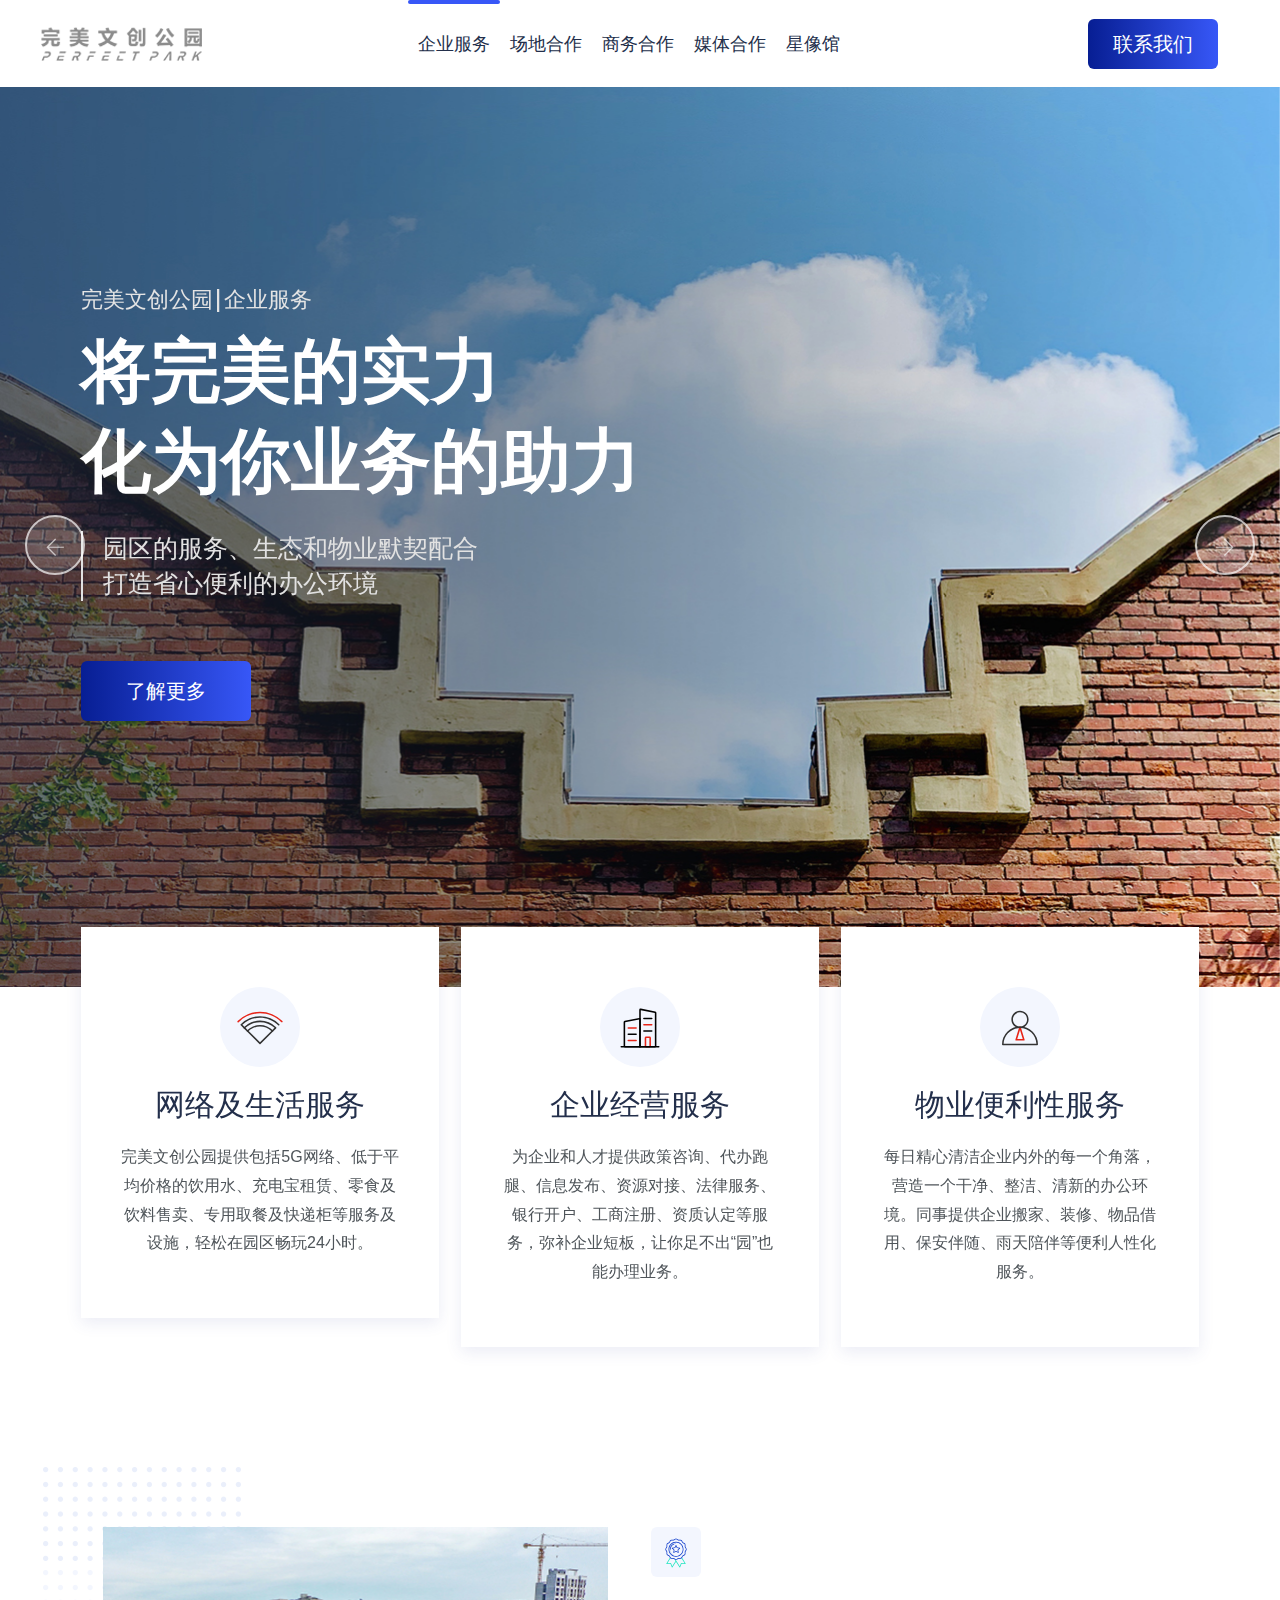
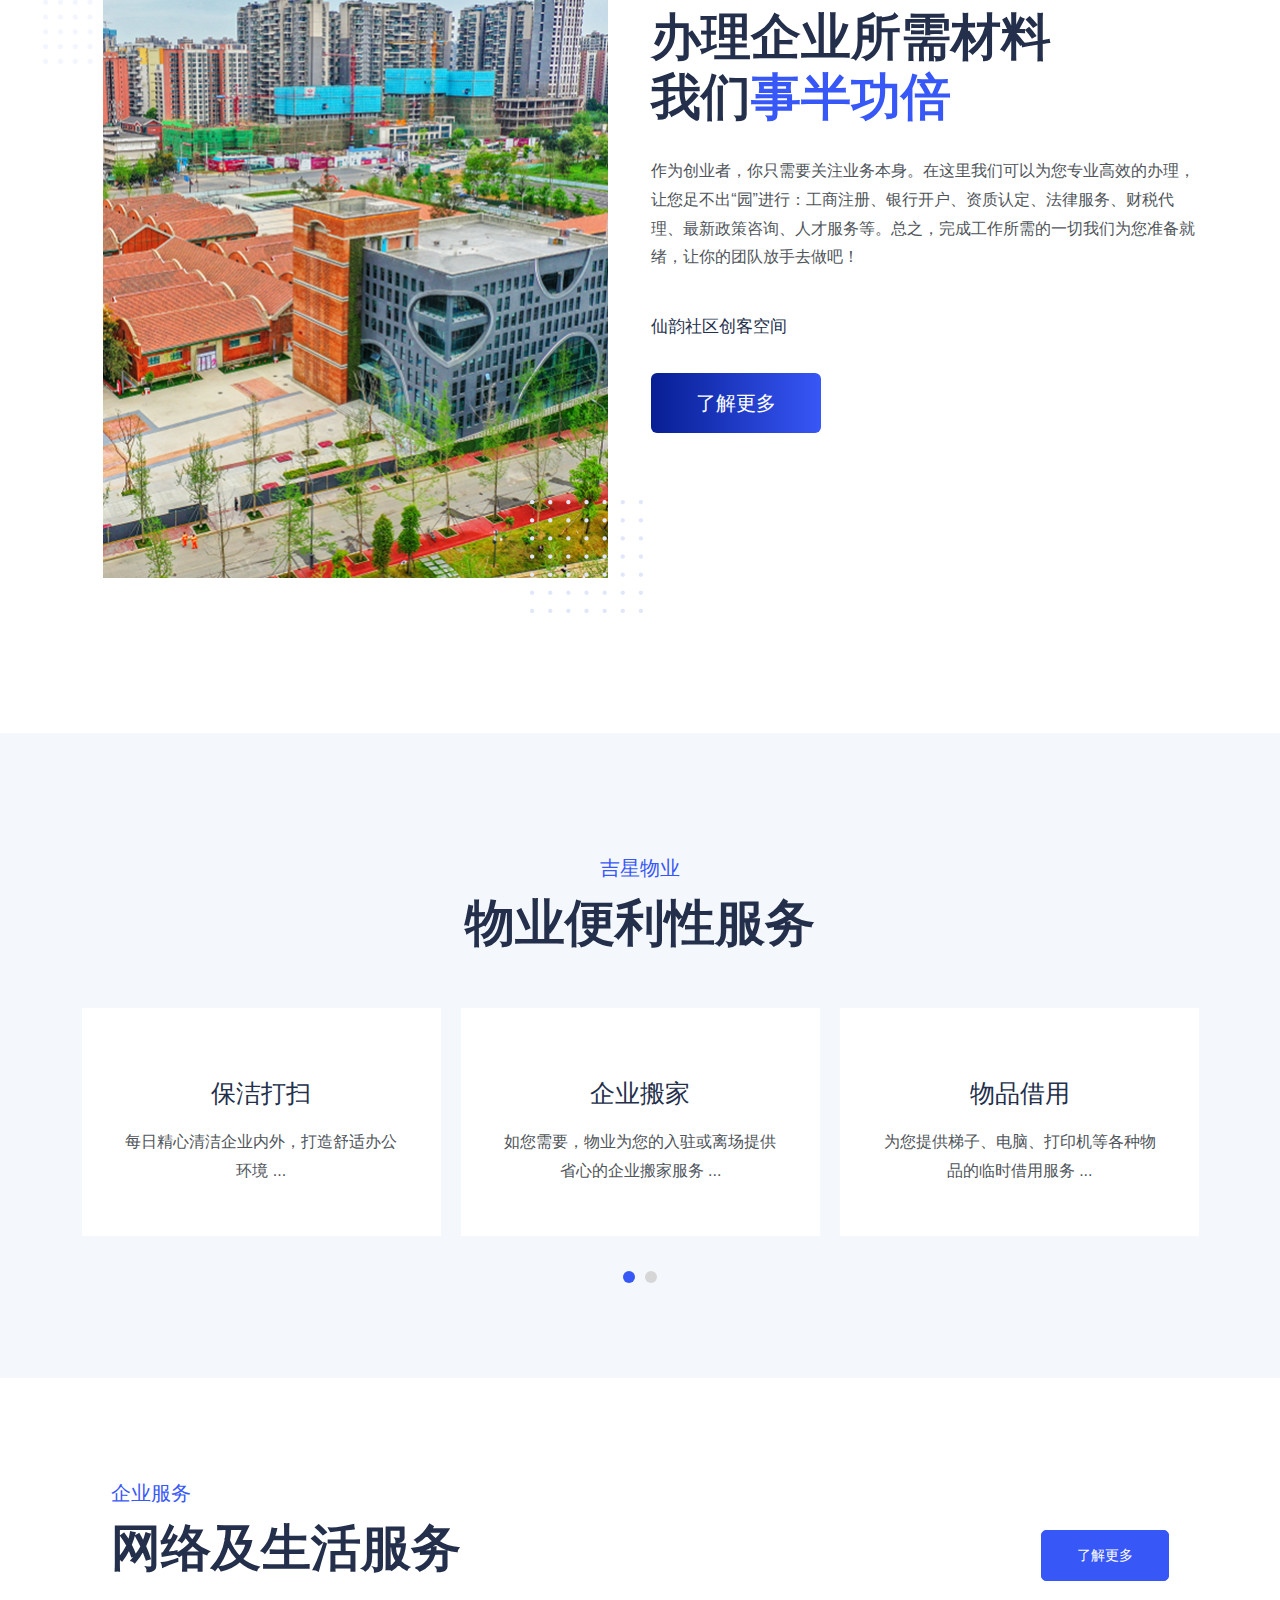
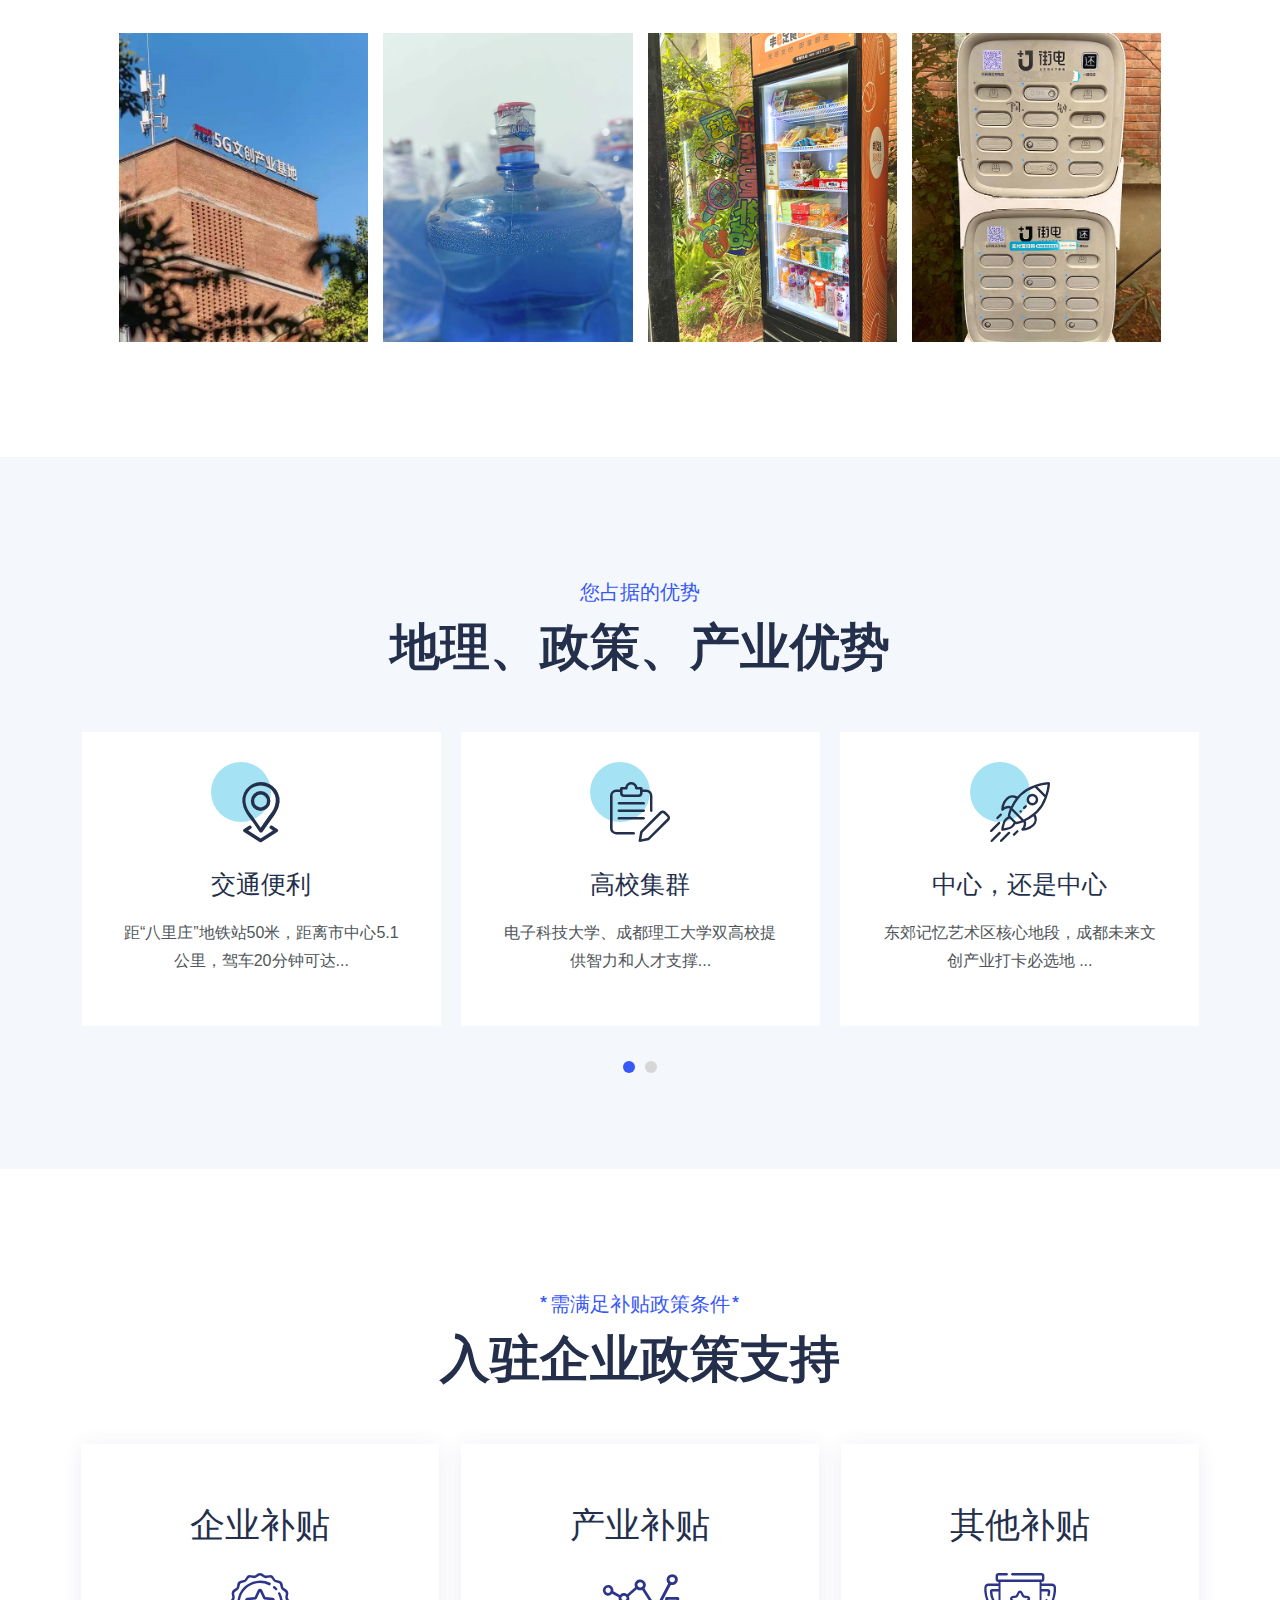
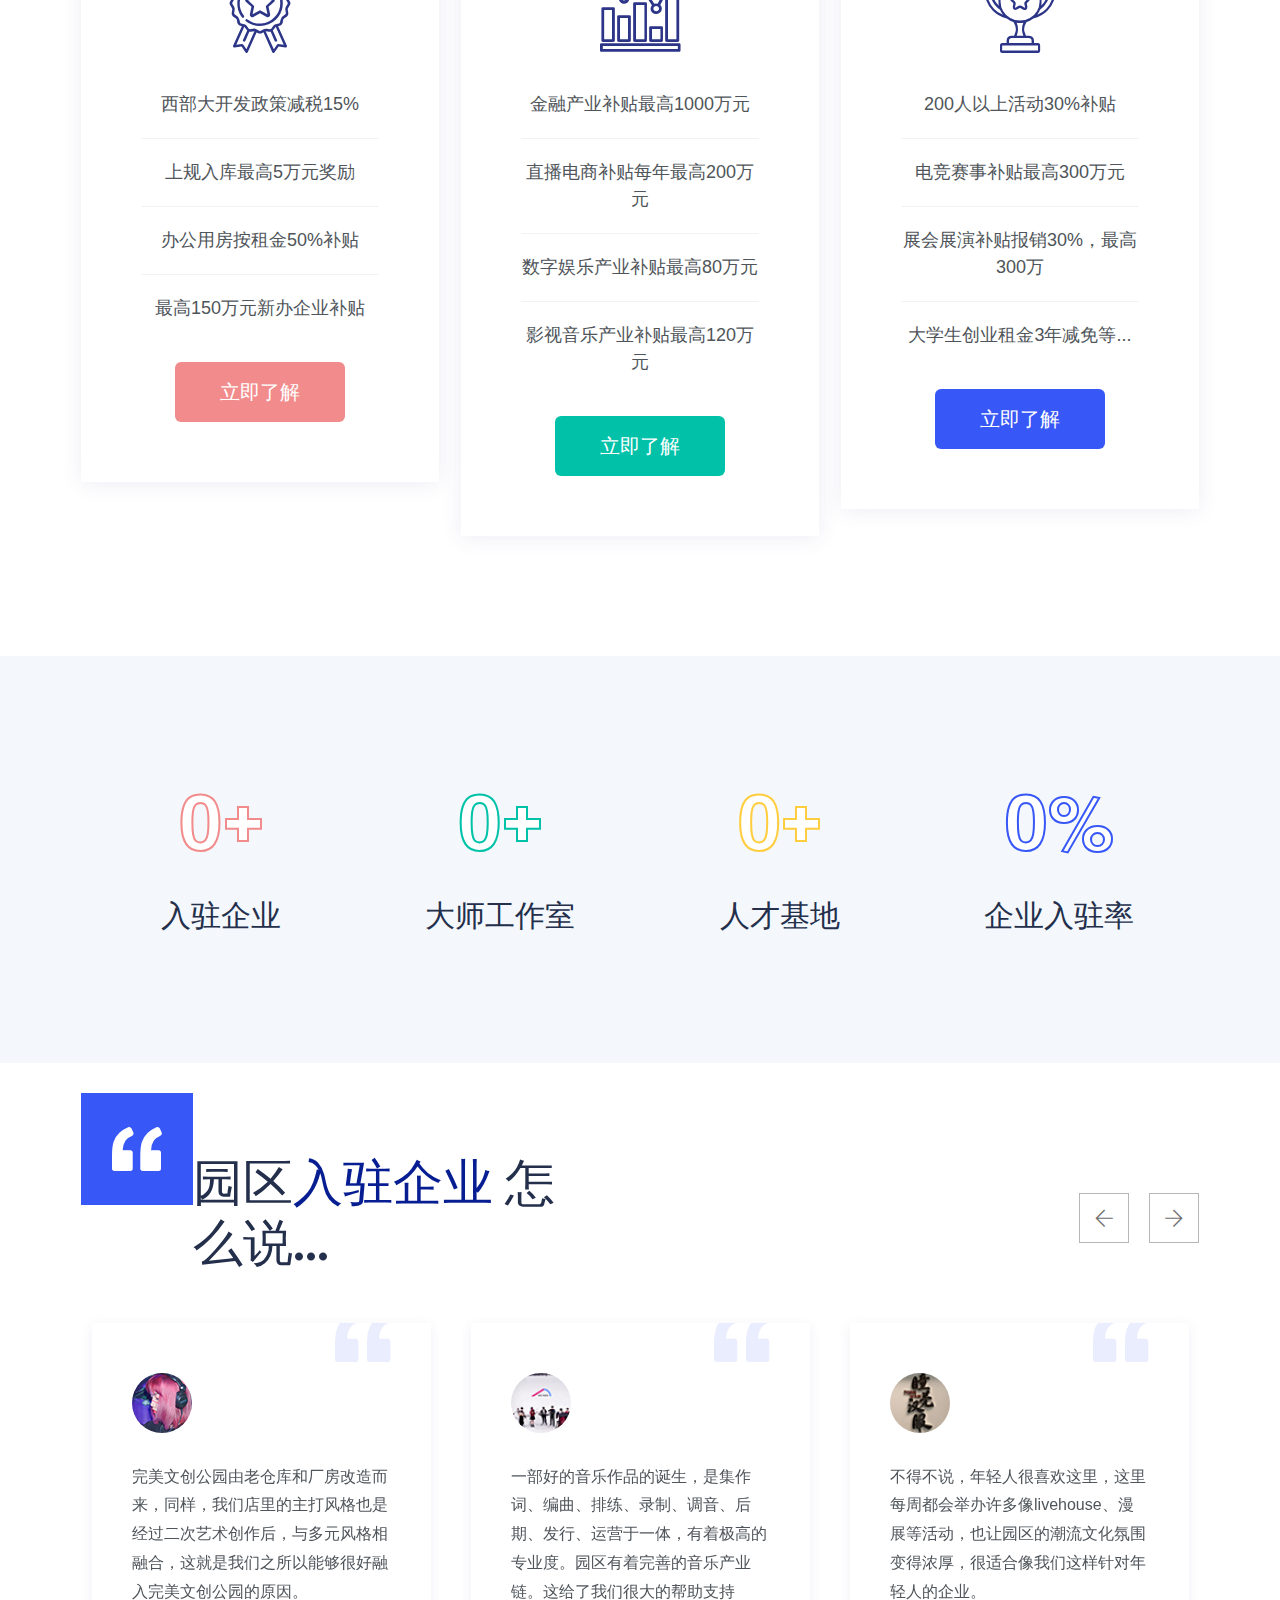
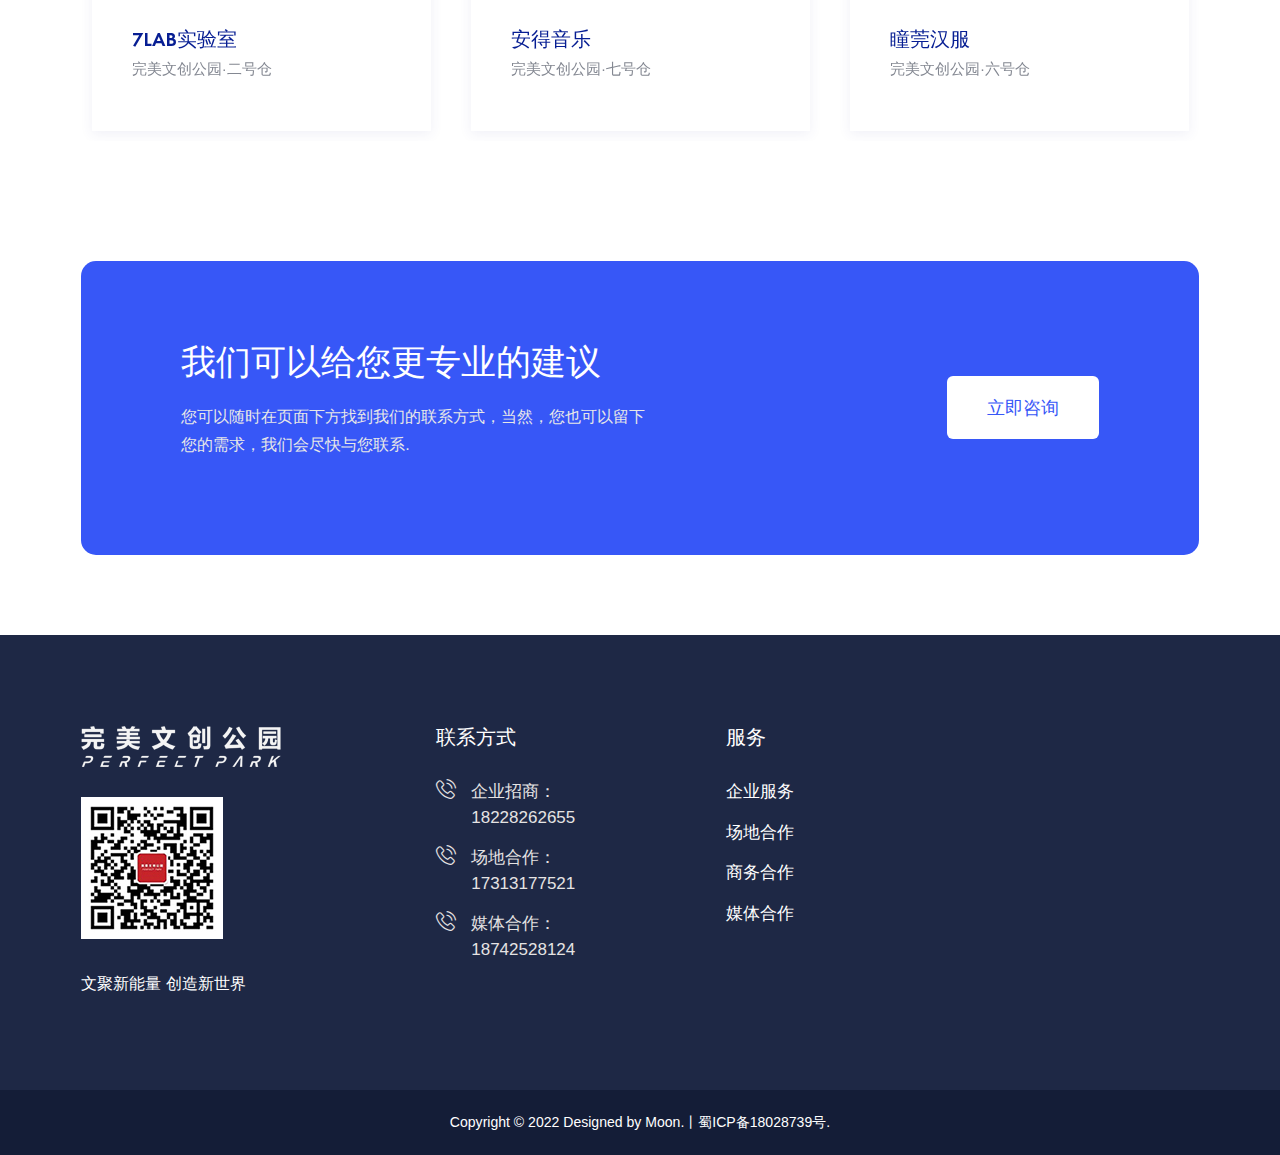
<file: index.html>
<!DOCTYPE html>
<html lang="en">

<head>
    <meta charset="utf-8">
    <meta http-equiv="X-UA-Compatible" content="IE=edge">
    <meta name="viewport" content="width=device-width, initial-scale=1">
    <meta name="author" content="wpOceans">
    <title>企业服务</title>
    <link href="assets/css/themify-icons.css" rel="stylesheet">
    <link href="assets/css/flaticon.css" rel="stylesheet">
    <link href="assets/css/bootstrap.min.css" rel="stylesheet">
    <link href="assets/css/animate.css" rel="stylesheet">
    <link href="assets/css/owl.carousel.css" rel="stylesheet">
    <link href="assets/css/owl.theme.css" rel="stylesheet">
    <link href="assets/css/slick.css" rel="stylesheet">
    <link href="assets/css/slick-theme.css" rel="stylesheet">
    <link href="assets/css/swiper.min.css" rel="stylesheet">
    <link href="assets/css/owl.transitions.css" rel="stylesheet">
    <link href="assets/css/jquery.fancybox.css" rel="stylesheet">
    <link href="assets/css/odometer-theme-default.css" rel="stylesheet">
    <link href="assets/css/component.css" rel="stylesheet">
    <link href="assets/css/style.css" rel="stylesheet">
    <link href="assets/css/responsive.css" rel="stylesheet">
</head>

<body>

    <!-- 页面加载画面(｡・`ω´･)  -->
    <div class="page-wrapper">
        <!-- start preloader -->
        <div class="preloader">
            <div class="angular-shape">
                <div></div>
                <div></div>
                <div></div>
            </div>
            <div class="spinner">
                <div class="double-bounce1"></div>
                <div class="double-bounce2"></div>
            </div>
        </div>
        <!-- 页面加载画面(｡・`ω´･)  -->

        <!-- 顶部导航( ・ˍ・) -->
        <header id="header">
            <div class="wpo-site-header">
                <nav class="navigation navbar navbar-expand-lg navbar-light">
                    <div class="container-fluid">
                        <div class="row align-items-center">
                            <div class="col-lg-3 col-md-3 col-6">
                                <div class="navbar-header">
                                    <button type="button" class="navbar-toggler open-btn">
                                        <span class="sr-only">
                                            企业服务
                                        </span>
                                        <span class="icon-bar first-angle"></span>
                                        <span class="icon-bar middle-angle"></span>
                                        <span class="icon-bar last-angle"></span>
                                    </button>
                                    <a class="navbar-brand" href="index.html"><img src="assets/images/logo.png"
                                            alt=""></a>
                                </div>
                            </div>
                            <div class="col-lg-6 col-md-2 col-1">
                                <div id="navbar" class="collapse navbar-collapse navigation-holder">
                                    <button class="close-navbar"><i class="ti-close"></i></button>
                                    <ul class="nav navbar-nav mb-2 mb-lg-0">
                                        <li><a class="active" href="index.html">企业服务</a> </li>
                                        <li><a href="index-3.html">场地合作</a></li>
                                        <li><a href="index-2.html">商务合作</a></li>
                                        <li><a href="index-4.html">媒体合作</a></li>
                                        <li><a href="https://perfectpark.games.wanmei.com/hd/meteor_museum/pc/index.html#/home">星像馆</a></li>
                                      
                                    </ul>
                                    <div id="dl-menu" class="dl-menuwrapper">
                                        <button class="dl-trigger">打开菜单</button>
                                        <ul class="dl-menu">
                                            <li>
                                                <a href="index.html">企业服务</a>

                                            </li>
                                            <li><a href="index-3.html">场地合作</a></li>

                                            <li><a href="index-2.html">商务合作</a></li>
                                            <li><a href="index-4.html">媒体合作</a></li>
                                            <li><a href="https://perfectpark.games.wanmei.com/hd/meteor_museum/pc/index.html#/home">星像馆</a></li>
                                            
                                        </ul>
                                    </div>
                                </div>
                            </div>
                            <div class="col-lg-3 col-md-4 col-4">
                                <div class="header-right">
                                    <div class="close-form">
                                        <a class="theme-btn" href="contact.html">联系我们</a>
                                    </div>
                                    <div class="header-search-form-wrapper">

                                    </div>
                                </div>
                            </div>
                        </div>
                    </div>
                </nav>
            </div>
        </header>
        <!-- 顶部导航( ・ˍ・) -->

        <!--轮播图容器 (′・∀・『) -->
        <section class="wpo-hero-slider">
            <div class="swiper-container">
                <div class="swiper-wrapper">
                    <div class="swiper-slide">
                        <div class="slide-inner slide-bg-image" data-background="assets/images/slider/slide-2.jpg">
                            <!-- <div class="gradient-overlay"></div> -->
                            <div class="container">
                                <div class="slide-content">
                                    <div data-swiper-parallax="200" class="wpo-hero-title-top">
                                        <span>完美文创公园|企业服务</span>
                                    </div>
                                    <div data-swiper-parallax="300" class="slide-title">
                                        <h2>将完美的实力<br>化为你业务的助力</h2>
                                    </div>
                                    <div data-swiper-parallax="400" class="slide-text">
                                        <p>园区的服务、生态和物业默契配合<br>打造省心便利的办公环境</p>
                                    </div>
                                    <div class="clearfix"></div>
                                    <div data-swiper-parallax="500" class="slide-btns">
                                        <a href="contact.html" class="theme-btn">了解更多</a>
                                    </div>
                                </div>
                            </div>
                        </div> 
                    </div> 

                    <div class="swiper-slide">
                        <div class="slide-inner slide-bg-image" data-background="assets/images/slider/slide-3.jpg">
                            <!-- <div class="gradient-overlay"></div> -->
                            <div class="container">
                                <div class="slide-content">
                                    <div data-swiper-parallax="200" class="wpo-hero-title-top">
                                        <span>完美文创公园|企业服务</span>
                                    </div>
                                    <div data-swiper-parallax="300" class="slide-title">
                                        <h2>世界日新月异<br>企业自然要与时俱进</h2>
                                    </div>
                                    <div data-swiper-parallax="400" class="slide-text">
                                        <p>浓厚的文创氛围，员工无论在何处处理业务<br>都能展现出非凡的创造力及应变能力.</p>
                                    </div>
                                    <div class="clearfix"></div>
                                    <div data-swiper-parallax="500" class="slide-btns">
                                        <a href="contact.html" class="theme-btn">了解更多</a>
                                    </div>
                                </div>
                            </div>
                        </div> 
                    </div> 
                </div>
              

                <!-- swipper controls -->
                <div class="swiper-pagination"></div>
                <div class="swiper-button-next"></div>
                <div class="swiper-button-prev"></div>
            </div>
        </section>
        <!--轮播图容器 (′・∀・『) -->

        <!-- 生活服务 -->
        <section class="wpo-features-section wpo-features-section-s2 section-padding">
            <div class="container">
                <div class="row">
                    <div class="col-lg-4 col-md-6 col-12">
                        <div class="wpo-features-item">
                            <div class="wpo-features-icon">
                                <div class="icon">
                                    <svg t="1641367548167" class="icon" viewBox="0 0 1024 1024" version="1.1"
                                        xmlns="http://www.w3.org/2000/svg" p-id="1672" width="200" height="200">
                                        <path
                                            d="M959.66 396.73a16 16 0 0 1-11.31-4.73C831.79 275.49 676.83 211.3 512 211.3S192.21 275.49 75.65 392A16 16 0 0 1 53 369.41a648.56 648.56 0 0 1 917.94 0 16 16 0 0 1-11.31 27.32z"
                                            fill="#E72418" p-id="1673"></path>
                                        <path
                                            d="M511.69 844.7a16 16 0 0 1-11.32-4.7L245.24 584.25a16 16 0 0 1 0-22.61 376.93 376.93 0 0 1 533.5 0 16 16 0 0 1 0 22.63L523 840a16 16 0 0 1-11.31 4.7zM279.44 573.22L511.7 806.06l232.85-232.85c-131.4-119.86-333.73-119.86-465.11 0.01z"
                                            fill="#333333" p-id="1674"></path>
                                        <path
                                            d="M192.5 524.89a15.92 15.92 0 0 1-11.31-4.69l-63.94-63.93a16 16 0 0 1 0-22.63 557.82 557.82 0 0 1 789.5 0 16 16 0 0 1-22.63 22.63c-201.41-201.41-526.78-205.13-732.76-11.15l52.46 52.46a16 16 0 0 1-11.32 27.31z"
                                            fill="#333333" p-id="1675"></path>
                                        <path
                                            d="M767.44 589a16 16 0 0 1-11.32-27.31l52.55-52.55C727.79 433.82 623.07 392.55 512 392.55s-215.79 41.27-296.67 116.54l52.55 52.55a16 16 0 0 1-22.63 22.63l-64.06-64.07a16 16 0 0 1 0-22.62 467.45 467.45 0 0 1 661.62 0 16 16 0 0 1 0 22.62l-64.06 64.07a16 16 0 0 1-11.31 4.73z"
                                            fill="#333333" p-id="1676"></path>
                                    </svg>
                                </div>
                            </div>
                            <div class="wpo-features-text">
                                <h2><a href="service-single.html">网络及生活服务</a></h2>
                                <p>完美文创公园提供包括5G网络、低于平均价格的饮用水、充电宝租赁、零食及饮料售卖、专用取餐及快递柜等服务及设施，轻松在园区畅玩24小时。</p>
                            </div>
                        </div>
                    </div>
                    <div class="col-lg-4 col-md-6 col-12">
                        <div class="wpo-features-item">
                            <div class="wpo-features-icon">
                                <div class="icon">
                                    <svg t="1641367641587" class="icon" viewBox="0 0 1024 1024" version="1.1"
                                        xmlns="http://www.w3.org/2000/svg" p-id="1810" width="200" height="200">
                                        <path
                                            d="M708 910.68h-72a28 28 0 0 1-28-28v-168a28 28 0 0 1 28-28h72a28 28 0 0 1 28 28v168a28 28 0 0 1-28 28z m-68-32h64v-160h-64z"
                                            fill="#E72418" p-id="1811"></path>
                                        <path
                                            d="M528 910.68H204a28 28 0 0 1-28-28V392.52a28.08 28.08 0 0 1 22.51-27.46l296-59.2A28 28 0 0 1 528 333.32z m-320-32h288V338.2l-288 57.6z"
                                            p-id="1812"></path>
                                        <path
                                            d="M820 910.68H496V141.32a28 28 0 0 1 33.49-27.46l296 59.2A28.08 28.08 0 0 1 848 200.52v682.16a28 28 0 0 1-28 28z m-292-32h288V203.8l-288-57.6z"
                                            p-id="1813"></path>
                                        <path
                                            d="M896 910.68H128a16 16 0 0 1 0-32h768a16 16 0 0 1 0 32zM752 334.68H592a16 16 0 0 1 0-32h160a16 16 0 0 1 0 32z"
                                            p-id="1814"></path>
                                        <path d="M752 462.68H592a16 16 0 0 1 0-32h160a16 16 0 0 1 0 32z" fill="#E72418"
                                            p-id="1815"></path>
                                        <path d="M752 590.68H592a16 16 0 0 1 0-32h160a16 16 0 0 1 0 32z" p-id="1816">
                                        </path>
                                        <path d="M432 526.68H272a16 16 0 0 1 0-32h160a16 16 0 1 1 0 32z" fill="#E72418"
                                            p-id="1817"></path>
                                        <path d="M432 654.68H272a16 16 0 0 1 0-32h160a16 16 0 0 1 0 32z" p-id="1818">
                                        </path>
                                        <path d="M432 782.68H272a16 16 0 1 1 0-32h160a16 16 0 0 1 0 32z" fill="#E72418"
                                            p-id="1819"></path>
                                    </svg>
                                </div>
                            </div>
                            <div class="wpo-features-text">
                                <h2><a href="service-single.html">企业经营服务</a></h2>
                                <p>为企业和人才提供政策咨询、代办跑腿、信息发布、资源对接、法律服务、银行开户、工商注册、资质认定等服务，弥补企业短板，让你足不出“园”也能办理业务。</p>
                            </div>
                        </div>
                    </div>
                    <div class="col-lg-4 col-md-6 col-12">
                        <div class="wpo-features-item">
                            <div class="wpo-features-icon">
                                <div class="icon">
                                    <svg t="1641367672989" class="icon" viewBox="0 0 1024 1024" version="1.1"
                                        xmlns="http://www.w3.org/2000/svg" p-id="1953" width="200" height="200">
                                        <path
                                            d="M512 512.64c-97.28 0-176.42-79.14-176.42-176.42S414.72 159.81 512 159.81 688.42 239 688.42 336.22 609.28 512.64 512 512.64z m0-320.83c-79.63 0-144.42 64.78-144.42 144.41S432.37 480.64 512 480.64s144.42-64.78 144.42-144.42S591.63 191.81 512 191.81z"
                                            fill="#333333" p-id="1954"></path>
                                        <path
                                            d="M590.1 767.7H433.79a16 16 0 0 1-15.3-20.7l78.15-255.65a16 16 0 0 1 15.3-11.35 16 16 0 0 1 15.31 11.33L605.4 747a16 16 0 0 1-15.3 20.68z m-134.69-32h113.07l-56.54-184.93z"
                                            fill="#E72418" p-id="1955"></path>
                                        <path
                                            d="M864.07 864.19H159.93a16 16 0 0 1-16-16 368.07 368.07 0 1 1 736.14 0 16 16 0 0 1-16 16z m-687.76-32h671.38C839.32 654.28 692 512.13 512 512.13S184.68 654.28 176.31 832.19z"
                                            fill="#333333" p-id="1956"></path>
                                    </svg>
                                </div>
                            </div>
                            <div class="wpo-features-text">
                                <h2><a href="service-single.html">物业便利性服务</a></h2>
                                <p>每日精心清洁企业内外的每一个角落，营造一个干净、整洁、清新的办公环境。同事提供企业搬家、装修、物品借用、保安伴随、雨天陪伴等便利人性化服务。</p>
                            </div>
                        </div>
                    </div>
                </div>
            </div>
        </section>
        <!-- 生活服务 -->

        <!-- 创客空间 -->
        <section class="wpo-about-section">
            <div class="container">
                <div class="row">
                    <div class="col-lg-6 col-md-12 col-12">
                        <div class="wpo-about-wrap">
                            <div class="wpo-about-img">
                                <img src="assets/images/about.jpg" alt="">
                                <div class="wpo-ab-shape-1"><img src="assets/images/ab-shape-1.png" alt=""></div>
                                <div class="wpo-ab-shape-2"><img src="assets/images/ab-shape-2.png" alt=""></div>
                            </div>
                        </div>
                    </div>
                    <div class="col-lg-6 col-md-12 col-12">
                        <div class="wpo-about-text">
                            <div class="wpo-about-icon">
                                <div class="icon">
                                    <img src="assets/images/icon/badge.svg" alt="">
                                </div>
                            </div>
                            <div class="wpo-about-icon-content">
                                <h2><b>办理企业所需材料 <br>我们<span>事半功倍</span></b></h2>
                                <p>作为创业者，你只需要关注业务本身。在这里我们可以为您专业高效的办理，让您足不出“园”进行：工商注册、银行开户、资质认定、法律服务、财税代理、最新政策咨询、人才服务等。总之，完成工作所需的一切我们为您准备就绪，让你的团队放手去做吧！
                                </p>
                                <div class="signeture">
                                    <span></span>
                                    <p>仙韵社区创客空间</p>
                                </div>
                                <a class="theme-btn" href="contact.html">了解更多</a>
                            </div>
                        </div>
                    </div>
                </div>
            </div>
        </section>
        <!-- 创客空间 -->

        <!-- 物业服务 -->
        <section class="wpo-service-section wpo-service-section-s3 section-padding">
            <div class="container">
                <div class="row">
                    <div class="col-12">
                        <div class="wpo-section-title">
                            <span>吉星物业</span>
                            <h2><b>物业便利性服务</b></h2>
                        </div>
                    </div>
                </div>
                <div class="wpo-service-items wpo-service-slider owl-carousel">
                    <div class="wpo-service-item">

                        <div class="wpo-service-text">
                            <h2><a href="service-single.html">保洁打扫</a></h2>
                            <p>每日精心清洁企业内外，打造舒适办公环境 ...</p>
                        </div>
                    </div>
                    <div class="wpo-service-item">

                        <div class="wpo-service-text">
                            <h2><a href="service-single.html">企业搬家</a></h2>
                            <p>如您需要，物业为您的入驻或离场提供省心的企业搬家服务 ...</p>
                        </div>
                    </div>
                    <div class="wpo-service-item">

                        <div class="wpo-service-text">
                            <h2><a href="service-single.html">物品借用</a></h2>
                            <p>为您提供梯子、电脑、打印机等各种物品的临时借用服务 ...</p>
                        </div>
                    </div>
                    <div class="wpo-service-item">

                        <div class="wpo-service-text">
                            <h2><a href="service-single.html">场地装修</a></h2>
                            <p>为了您的入驻更加迅速便利，您的装修过程有物业保驾护航 ...</p>
                        </div>
                    </div>
                    <div class="wpo-service-item">

                        <div class="wpo-service-text">
                            <h2><a href="service-single.html">安保伴陪</a></h2>
                            <p>24小时安全守护，如遇晚归或下雨天，有我们陪护您离开...</p>
                        </div>
                    </div>
                </div>
            </div>
        </section>
        <!--物业服务 -->

        <!--企业设施-->
        <section class="wpo-gallery-section section-padding">
            <div class="container">
                <div class="row align-items-center">
                    <div class="col-lg-6 col-sm-8">
                        <div class="wpo-section-title">
                            <span>企业服务</span>
                            <h2><b>网络及生活服务</b></h2>
                        </div>
                    </div>
                    <div class="col-lg-6 col-sm-4">
                        <div class="wpo-section-title-button">
                            <a href="contact.html">了解更多</a>
                        </div>
                    </div>
                </div>
            </div>
            <div class="container-fluid">
                <div class="row">
                    <div class="col col-xs-12 sortable-gallery">
                        <div class="wpo-gallery-container">
                            <div class="grid">
                                <div class="wpo-gallery-item">
                                    <a href="project-single.html">
                                        <img src="assets/images/gallery/img-6.jpg" alt class="img img-responsive">
                                        <div class="wpo-gallery-text">
                                            <h3>5G网络覆盖</h3>
                                            <i class="ti-plus"></i>
                                        </div>
                                    </a>
                                </div>
                            </div>
                            <div class="grid">
                                <div class="wpo-gallery-item">
                                    <a href="project-single.html">
                                        <img src="assets/images/gallery/img-7.jpg" alt class="img img-responsive">
                                        <div class="wpo-gallery-text">
                                            <h3>低于市价的饮用水</h3>
                                            <i class="ti-plus"></i>
                                        </div>
                                    </a>
                                </div>
                            </div>
                            <div class="grid">
                                <div class="wpo-gallery-item">
                                    <a href="project-single.html">
                                        <img src="assets/images/gallery/img-8.jpg" alt class="img img-responsive">
                                        <div class="wpo-gallery-text">
                                            <h3>零食、快递、外卖柜</h3>
                                            <i class="ti-plus"></i>
                                        </div>
                                    </a>
                                </div>
                            </div>
                            <div class="grid">
                                <div class="wpo-gallery-item">
                                    <a href="project-single.html">
                                        <img src="assets/images/gallery/img-9.jpg" alt class="img img-responsive">
                                        <div class="wpo-gallery-text">
                                            <h3>充电宝借取</h3>
                                            <i class="ti-plus"></i>
                                        </div>
                                    </a>
                                </div>
                            </div>
                        </div>
                    </div>
                </div>
            </div>
        </section>
        <!--企业设施-->
        <!--优势-->
        <section class="wpo-service-section wpo-service-section-s2 section-padding">
            <div class="container">
                <div class="row">
                    <div class="col-12">
                        <div class="wpo-section-title">
                            <span>您占据的优势</span>
                            <h2><b>地理、政策、产业优势</b></h2>
                        </div>
                    </div>
                </div>
                <div class="wpo-service-items wpo-service-slider owl-carousel">
                    <div class="wpo-service-item">
                        <div class="wpo-service-icon">
                            <i class="fi flaticon-location"></i>
                        </div>
                        <div class="wpo-service-text">
                            <h2><a href="service-single.html">交通便利</a></h2>
                            <p>距“八里庄”地铁站50米，距离市中心5.1公里，驾车20分钟可达...</p>
                        </div>
                    </div>
                    <div class="wpo-service-item">
                        <div class="wpo-service-icon">
                            <i class="fi flaticon-edit"></i>
                        </div>
                        <div class="wpo-service-text">
                            <h2><a href="service-single.html">高校集群</a></h2>
                            <p>电子科技大学、成都理工大学双高校提供智力和人才支撑...</p>
                        </div>
                    </div>
                    <div class="wpo-service-item">
                        <div class="wpo-service-icon">
                            <i class="fi flaticon-startup"></i>
                        </div>
                        <div class="wpo-service-text">
                            <h2><a href="service-single.html">中心，还是中心</a></h2>
                            <p>东郊记忆艺术区核心地段，成都未来文创产业打卡必选地 ...</p>
                        </div>
                    </div>
                    <div class="wpo-service-item">
                        <div class="wpo-service-icon">
                            <i class="fi flaticon-business"></i>
                        </div>
                        <div class="wpo-service-text">
                            <h2><a href="service-single.html">市重点项目</a></h2>
                            <p>成都市深化“中优”建设重点项目，深度融合的产业园区 ...</p>
                        </div>
                    </div>
                    <div class="wpo-service-item">
                        <div class="wpo-service-icon">
                            <i class="fi flaticon-lamp"></i>
                        </div>
                        <div class="wpo-service-text">
                            <h2><a href="service-single.html">产业群集</a></h2>
                            <p>音乐、影视、游戏、短视频、二次元、MCN机构等多样产业...</p>
                        </div>
                    </div>
                </div>
            </div>
        </section>
        <!-- 优势 -->

        <!-- 补贴 -->
        <section class="wpo-pricing-section section-padding">
            <div class="container">
                <div class="row">
                    <div class="col-12">
                        <div class="wpo-section-title">
                            <span>*需满足补贴政策条件*</span>
                            <h2><b>入驻企业政策支持</b></h2>
                        </div>
                    </div>
                </div>
                <div class="wpo-pricing-items">
                    <div class="row">
                        <div class="col col-lg-4 col-md-6 col-12">
                            <div class="wpo-pricing-item">
                                <h2>企业补贴</h2>
                                <div class="price-icon">
                                    <i class="fi flaticon-medal"></i>
                                </div>
                                <ul>
                                    <li>西部大开发政策减税15%</li>
                                    <li>上规入库最高5万元奖励</li>
                                    <li>办公用房按租金50%补贴</li>
                                    <li>最高150万元新办企业补贴</li>
                                </ul>
                                <a class="theme-btn" href="contact.html">立即了解</a>
                            </div>
                        </div>
                        <div class="col col-lg-4 col-md-6 col-12">
                            <div class="wpo-pricing-item">
                                <h2>产业补贴</h2>
                                <div class="price-icon">
                                    <i class="fi flaticon-stats"></i>
                                </div>
                                <ul>
                                    <li>金融产业补贴最高1000万元</li>
                                    <li>直播电商补贴每年最高200万元</li>
                                    <li>数字娱乐产业补贴最高80万元</li>
                                    <li>影视音乐产业补贴最高120万元</li>
                                </ul>
                                <a class="theme-btn" href="contact.html">立即了解</a>
                            </div>
                        </div>
                        <div class="col col-lg-4 col-md-6 col-12">
                            <div class="wpo-pricing-item">
                                <h2>其他补贴</h2>
                                <div class="price-icon">
                                    <i class="fi flaticon-trophy"></i>
                                </div>
                                <ul>
                                    <li>200人以上活动30%补贴</li>
                                    <li>电竞赛事补贴最高300万元</li>
                                    <li>展会展演补贴报销30%，最高300万</li>
                                    <li>大学生创业租金3年减免等...</li>
                                </ul>
                                <a class="theme-btn" href="contact.html">立即了解</a>
                            </div>
                        </div>
                    </div>
                </div>
            </div>
        </section>
        <!--补贴 -->
        <!-- 数据 -->
        <section class="wpo-fun-fact-section section-padding">
            <div class="container">
                <div class="row">
                    <div class="col col-xs-12">
                        <div class="wpo-fun-fact-grids clearfix">
                            <div class="grid">
                                <div class="info">
                                    <h3><span class="odometer" data-count="83">00</span>+</h3>
                                    <p>入驻企业</p>
                                </div>
                            </div>
                            <div class="grid">
                                <div class="info">
                                    <h3><span class="odometer" data-count="20">00</span>+</h3>
                                    <p>大师工作室</p>
                                </div>
                            </div>
                            <div class="grid">
                                <div class="info">
                                    <h3><span class="odometer" data-count="20">00</span>+</h3>
                                    <p>人才基地</p>
                                </div>
                            </div>
                            <div class="grid">
                                <div class="info">
                                    <h3><span class="odometer" data-count="98">00</span>%</h3>
                                    <p>企业入驻率</p>
                                </div>
                            </div>
                        </div>
                    </div>
                </div>
            </div> 
        </section>
        <!-- 数据-->
        <!--评价-->
        <section class="wpo-testimonial-section section-padding">
            <div class="container">
                <div class="row align-items-center">
                    <div class="col-lg-12">
                        <div class="wpo-testimonial-title">
                            <h2><i class="fi flaticon-left-quote"></i>园区<span>入驻企业</span> 怎么说...</h2>
                        </div>
                    </div>
                </div>
                <div class="wpo-testimonial-items wpo-testimonial-slider owl-carousel">
                    <div class="wpo-testimonial-item">
                        <div class="wpo-testimonial-avatar">
                            <img src="assets/images/testimonial/img-1.jpg" alt="">
                        </div>
                        <div class="wpo-testimonial-text">
                            <p>完美文创公园由老仓库和厂房改造而来，同样，我们店里的主打风格也是经过二次艺术创作后，与多元风格相融合，这就是我们之所以能够很好融入完美文创公园的原因。</p>
                            <div class="wpo-testimonial-text-btm">
                                <h3>7LAB实验室</h3>
                                <span>完美文创公园·二号仓</span>
                            </div>
                        </div>
                    </div>
                    <div class="wpo-testimonial-item">
                        <div class="wpo-testimonial-avatar">
                            <img src="assets/images/testimonial/img-2.jpg" alt="">
                        </div>
                        <div class="wpo-testimonial-text">
                            <p>一部好的音乐作品的诞生，是集作词、编曲、排练、录制、调音、后期、发行、运营于一体，有着极高的专业度。园区有着完善的音乐产业链。这给了我们很大的帮助支持</p>
                            <div class="wpo-testimonial-text-btm">
                                <h3>安得音乐</h3>
                                <span>完美文创公园·七号仓</span>
                            </div>
                        </div>
                    </div>
                    <div class="wpo-testimonial-item">
                        <div class="wpo-testimonial-avatar">
                            <img src="assets/images/testimonial/img-3.jpg" alt="">
                        </div>
                        <div class="wpo-testimonial-text">
                            <p>不得不说，年轻人很喜欢这里，这里每周都会举办许多像livehouse、漫展等活动，也让园区的潮流文化氛围变得浓厚，很适合像我们这样针对年轻人的企业。</p>
                            <div class="wpo-testimonial-text-btm">
                                <h3>瞳莞汉服</h3>
                                <span>完美文创公园·六号仓</span>
                            </div>
                        </div>
                    </div>
                </div>
            </div>
        </section>
        <!--评价-->

        <!--咨询-->
        <section class="wpo-support-section" style="padding-bottom:80px ";>
            <div class="container">
                <div class="wpo-support-wrapper">
                    <div class="wpo-support-text">
                        <h2>我们可以给您更专业的建议</h2>
                        <p>您可以随时在页面下方找到我们的联系方式，当然，您也可以留下您的需求，我们会尽快与您联系.</p>
                    </div>
                    <div class="wpo-support-btn">
                        <a href="contact.html">立即咨询</a>
                    </div>
                </div>
            </div>
        </section>
        <!--咨询-->

       

        <!--底部 -->
        <footer class="wpo-site-footer">
            <div class="wpo-upper-footer">
                <div class="container">
                    <div class="row">
                        <div class="col col-lg-3 col-md-6 col-sm-12 col-12">
                            <div class="widget about-widget">
                                <div class="logo widget-title">
                                    <img src="assets/images/logo2.png" alt="blog">
                                </div>
                                <div style="width: 30%" class="logo widget-title" >
                                    <img src="assets/images/erweima.jpg"  alt="blog">
                                </div>
                                
                                <p>文聚新能量 创造新世界</p>

                            </div>
                        </div>
                        <div class="col col-lg-3 col-md-6 col-sm-12 col-12">
                            <div class="widget wpo-service-link-widget">
                                <div class="widget-title">
                                    <h3>联系方式</h3>
                                </div>
                                <div class="contact-ft">
                                    <ul>
                                        <li><i class="fi flaticon-phone-call"></i>企业招商：18228262655</li>
                                        <li><i class="fi flaticon-phone-call"></i>场地合作：17313177521</li>
                                        <li><i class="fi flaticon-phone-call"></i>媒体合作：18742528124</li>
                                    </ul>
                                </div>
                            </div>
                        </div>
                        <div class="col col-lg-3 col-md-6 col-sm-12 col-12">
                            <div class="widget link-widget">
                                <div class="widget-title">
                                    <h3>服务</h3>
                                </div>
                                <ul>
                                    <li><a href="index.html">企业服务</a></li>
                                    <li><a href="index-3.html">场地合作</a></li>
                                    <li><a href="index-2.html">商务合作</a></li>
                                    <li><a href="index-4.html">媒体合作</a></li>
                                </ul>
                            </div>
                        </div>


                    </div>
                </div> 
            </div>
            <div class="wpo-lower-footer">
                <div class="container">
                    <div class="row">
                        <div class="col col-xs-12">
                            <p class="copyright"> Copyright &copy; 2022 Designed by <a
                                    href="https://zengshushu.github.io/PersonalWebSite/">Moon</a>.丨蜀ICP备18028739号.</p>
                        </div>
                    </div>
                </div>
            </div>
        </footer>
        
    </div>
    <!-- 底部 -->

    <!-- JS文件↓
    ================================================== -->
    <script src="assets/js/jquery.min.js"></script>
    <script src="assets/js/bootstrap.bundle.min.js"></script>
    <script src="assets/js/modernizr.custom.js"></script>
    <script src="assets/js/jquery.dlmenu.js"></script>
    <script src="assets/js/jquery-plugin-collection.js"></script>
    <script src="assets/js/script.js"></script>
</body>

</html>
</file>
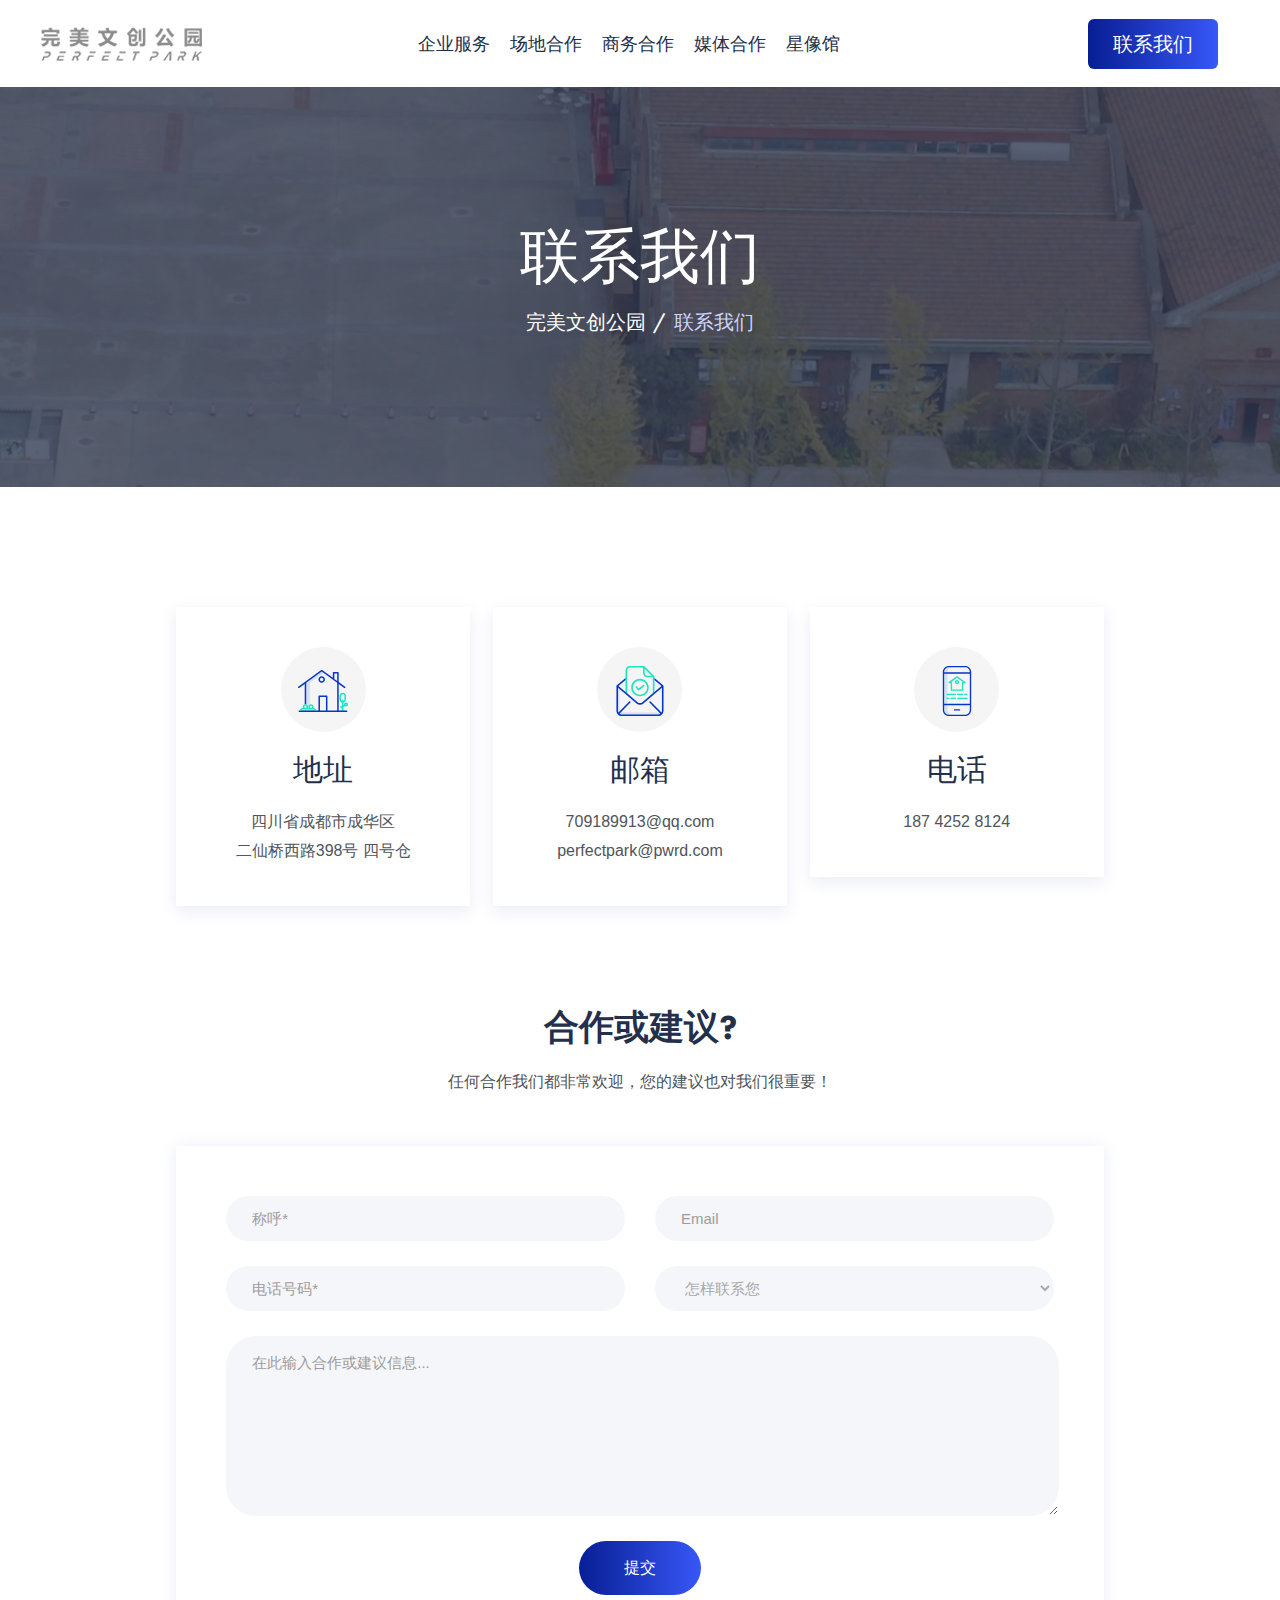
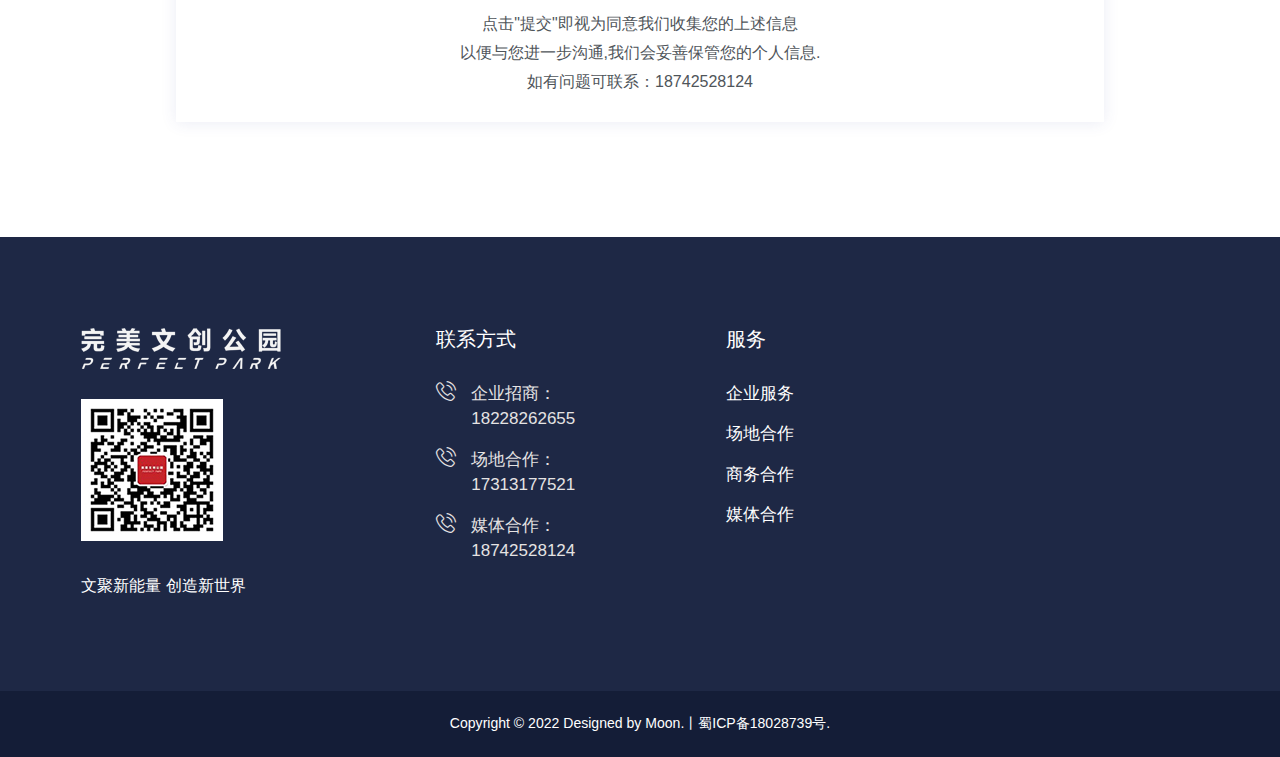
<file: contact.html>
<!DOCTYPE html>
<html lang="en">

<head>
    <meta charset="utf-8">
    <meta http-equiv="X-UA-Compatible" content="IE=edge">
    <meta name="viewport" content="width=device-width, initial-scale=1">
    <meta name="author" content="wpOceans">
    <title>联系我们</title>
    <link href="assets/css/themify-icons.css" rel="stylesheet">
    <link href="assets/css/flaticon.css" rel="stylesheet">
    <link href="assets/css/bootstrap.min.css" rel="stylesheet">
    <link href="assets/css/animate.css" rel="stylesheet">
    <link href="assets/css/owl.carousel.css" rel="stylesheet">
    <link href="assets/css/owl.theme.css" rel="stylesheet">
    <link href="assets/css/slick.css" rel="stylesheet">
    <link href="assets/css/slick-theme.css" rel="stylesheet">
    <link href="assets/css/swiper.min.css" rel="stylesheet">
    <link href="assets/css/owl.transitions.css" rel="stylesheet">
    <link href="assets/css/jquery.fancybox.css" rel="stylesheet">
    <link href="assets/css/odometer-theme-default.css" rel="stylesheet">
    <link href="assets/css/component.css" rel="stylesheet">
    <link href="assets/css/style.css" rel="stylesheet">
    <link href="assets/css/responsive.css" rel="stylesheet">
</head>

<body>

    <!-- 顶部导航 -->
    <header id="header">
        <div class="wpo-site-header">
            <nav class="navigation navbar navbar-expand-lg navbar-light">
                <div class="container-fluid">
                    <div class="row align-items-center">
                        <div class="col-lg-3 col-md-3 col-6">
                            <div class="navbar-header">
                                <button type="button" class="navbar-toggler open-btn">
                                    <span class="sr-only">
                                        企业服务
                                    </span>
                                    <span class="icon-bar first-angle"></span>
                                    <span class="icon-bar middle-angle"></span>
                                    <span class="icon-bar last-angle"></span>
                                </button>
                                <a class="navbar-brand" href="index.html"><img src="assets/images/logo.png" alt=""></a>
                            </div>
                        </div>
                        <div class="col-lg-6 col-md-2 col-1">
                            <div id="navbar" class="collapse navbar-collapse navigation-holder">
                                <button class="close-navbar"><i class="ti-close"></i></button>
                                <ul class="nav navbar-nav mb-2 mb-lg-0">
                                    <li><a href="index.html">企业服务</a> </li>
                                    <li><a href="index-3.html">场地合作</a></li>
                                    <li><a href="index-2.html">商务合作</a></li>
                                    <li><a href="index-4.html">媒体合作</a></li>
                                    <li><a href="https://perfectpark.games.wanmei.com/hd/meteor_museum/pc/index.html#/home">星像馆</a></li>
                                   
                                </ul>
                                <div id="dl-menu" class="dl-menuwrapper">
                                    <button class="dl-trigger">打开菜单</button>
                                    <ul class="dl-menu">
                                        <li>
                                            <a href="index.html">企业服务</a>

                                        </li>
                                        <li><a href="index-3.html">场地合作</a></li>

                                        <li><a href="index-2.html">招商合作</a></li>
                                        <li><a href="index-4.html">媒体合作</a></li>
                                        <li><a href="https://perfectpark.games.wanmei.com/hd/meteor_museum/pc/index.html#/home">星像馆</a></li>
                                        
                                    </ul>
                                </div>
                            </div>
                        </div>
                        <div class="col-lg-3 col-md-4 col-4">
                            <div class="header-right">
                                <div class="close-form">
                                    <a class="theme-btn" href="contact.html">联系我们</a>
                                </div>
                                <div class="header-search-form-wrapper">

                                </div>
                            </div>
                        </div>
                    </div>
                </div>
        </div>
    </header>
    <!-- 顶部导航 -->
    <!-- 联系我们 -->
    <div class="wpo-breadcumb-area">
        <div class="container">
            <div class="row">
                <div class="col-12">
                    <div class="wpo-breadcumb-wrap">
                        <h2>联系我们</h2>
                        <ul>
                            <li><a href="index.html">完美文创公园</a></li>
                            <li><span>联系我们</span></li>
                        </ul>
                    </div>
                </div>
            </div>
        </div>
    </div>
    <!-- 联系我们-->

    <!-- 园区信息 -->
    <section class="wpo-contact-pg-section section-padding">
        <div class="container">
            <div class="row">
                <div class="col col-lg-10 offset-lg-1">
                    <div class="office-info">
                        <div class="row">
                            <div class="col col-xl-4 col-lg-6 col-md-6 col-12">
                                <div class="office-info-item">
                                    <div class="office-info-icon">
                                        <div class="icon">
                                            <img src="assets/images/icon/home.svg" alt="">
                                        </div>
                                    </div>
                                    <div class="office-info-text">
                                        <h2>地址</h2>
                                        <p>四川省成都市成华区<br>二仙桥西路398号 四号仓</p>
                                    </div>
                                </div>
                            </div>
                            <div class="col col-xl-4 col-lg-6 col-md-6 col-12">
                                <div class="office-info-item">
                                    <div class="office-info-icon">
                                        <div class="icon">
                                            <img src="assets/images/icon/mail-2.svg" alt="">
                                        </div>
                                    </div>
                                    <div class="office-info-text">
                                        <h2>邮箱</h2>
                                        <p>709189913@qq.com</p>
                                        <p>perfectpark@pwrd.com</p>
                                    </div>
                                </div>
                            </div>
                            <div class="col col-xl-4 col-lg-6 col-md-6 col-12">
                                <div class="office-info-item">
                                    <div class="office-info-icon">
                                        <div class="icon">
                                            <img src="assets/images/icon/app.svg" alt="">
                                        </div>
                                    </div>
                                    <div class="office-info-text">
                                        <h2>电话</h2>
                                        <p>187 4252 8124</p>                                        
                                    </div>
                                </div>
                            </div>
                        </div>
                    </div>
                    <div class="wpo-contact-title">
                        <h2>合作或建议?</h2>
                        <p>任何合作我们都非常欢迎，您的建议也对我们很重要！
                           
                        </p>
                    </div>
                    <div class="wpo-contact-form-area">
                        <form method="post" class="contact-validation-active" id="contact-form-main">
                            <div>
                                <input type="text" class="form-control" name="name" id="name" placeholder="称呼*">
                            </div>
                            <div>
                                <input type="email" class="form-control" name="email" id="email" placeholder="Email">
                            </div>
                            <div>
                                <input type="text" class="form-control" name="phone" id="phone" placeholder="电话号码*">
                            </div>
                            <div>
                                <select name="subject" class="form-control">
                                    <option disabled="disabled" selected>怎样联系您</option>
                                    <option>立即</option>
                                    <option>邮件形式</option>
                                    <option>工作日9:00-18:00</option>
                                    <option>休息日下午</option>
                                </select>
                            </div>
                            <div class="fullwidth">
                                <textarea class="form-control" name="note" id="note"
                                    placeholder="在此输入合作或建议信息..."></textarea>
                            </div>

                            <div class="submit-area">
                                <div class="ui">
                                    <button type="submit" class="theme-btn success">提交</button>
                                </div>
                                <div>
                                    <div id="loader">
                                        <i class="ti-reload"></i>
                                    </div>
                                </div>
                                
                                <div class="clearfix error-handling-messages">
                                    <div id="success">感谢提交！我们将尽快联系您！</div>
                                    <div id="error"> 出现错误，请重新提交. </div>
                                </div>
                                <div class="html-jquery ">
                                    <div>
                                        <p>点击"提交"即视为同意我们收集您的上述信息<br>以便与您进一步沟通,我们会妥善保管您的个人信息.<br>如有问题可联系：18742528124</p>
                                    </div>
                                </div>
                        </form>
                    </div>
                </div>
            </div>
        </div> 
    </section>
    <!-- 园区信息 -->

    <!-- 空 -->
    <section class="wpo-blog-section section-padding">
        <div class="container">


        </div>
    </section>
    <!--空 -->


    <!-- 底部 -->
    <footer class="wpo-site-footer">
        <div class="wpo-upper-footer">
            <div class="container">
                <div class="row">
                    <div class="col col-lg-3 col-md-6 col-sm-12 col-12">
                        <div class="widget about-widget">
                            <div class="logo widget-title">
                                <img src="assets/images/logo2.png" alt="blog">
                            </div>
                            <div style="width: 30%" class="logo widget-title">
                                <img src="assets/images/erweima.jpg" alt="blog">
                            </div>
                            <p>文聚新能量 创造新世界</p>

                        </div>
                    </div>
                    <div class="col col-lg-3 col-md-6 col-sm-12 col-12">
                        <div class="widget wpo-service-link-widget">
                            <div class="widget-title">
                                <h3>联系方式</h3>
                            </div>
                            <div class="contact-ft">
                                <ul>
                                    <li><i class="fi flaticon-phone-call"></i>企业招商：18228262655</li>
                                    <li><i class="fi flaticon-phone-call"></i>场地合作：17313177521</li>
                                    <li><i class="fi flaticon-phone-call"></i>媒体合作：18742528124</li>
                                </ul>
                            </div>
                        </div>
                    </div>
                    <div class="col col-lg-3 col-md-6 col-sm-12 col-12">
                        <div class="widget link-widget">
                            <div class="widget-title">
                                <h3>服务</h3>
                            </div>
                            <ul>
                                <li><a href="index.html">企业服务</a></li>
                                <li><a href="index-3.html">场地合作</a></li>
                                <li><a href="index-2.html">商务合作</a></li>
                                <li><a href="index-4.html">媒体合作</a></li>
                             
                        </div>
                    </div>


                </div>
            </div> 
        </div>
        <div class="wpo-lower-footer">
            <div class="container">
                <div class="row">
                    <div class="col col-xs-12">
                        <p class="copyright"> Copyright &copy; 2022 Designed by <a
                                href="https://zengshushu.github.io/PersonalWebSite/">Moon</a>.丨蜀ICP备18028739号.</p>
                    </div>
                </div>
            </div>
        </div>
    </footer>
    </div>
    <!-- 底部 -->

    <!--JS文件↓
    ================================================== -->


    <script src="assets/js/jquery.min.js"></script>
    <script src="assets/js/bootstrap.bundle.min.js"></script>
    <script src="assets/js/modernizr.custom.js"></script>
    <script src="assets/js/jquery.dlmenu.js"></script>
    <script src="assets/js/jquery-plugin-collection.js"></script>
    <script src="assets/js/script.js"></script>

</body>

</html>
</file>
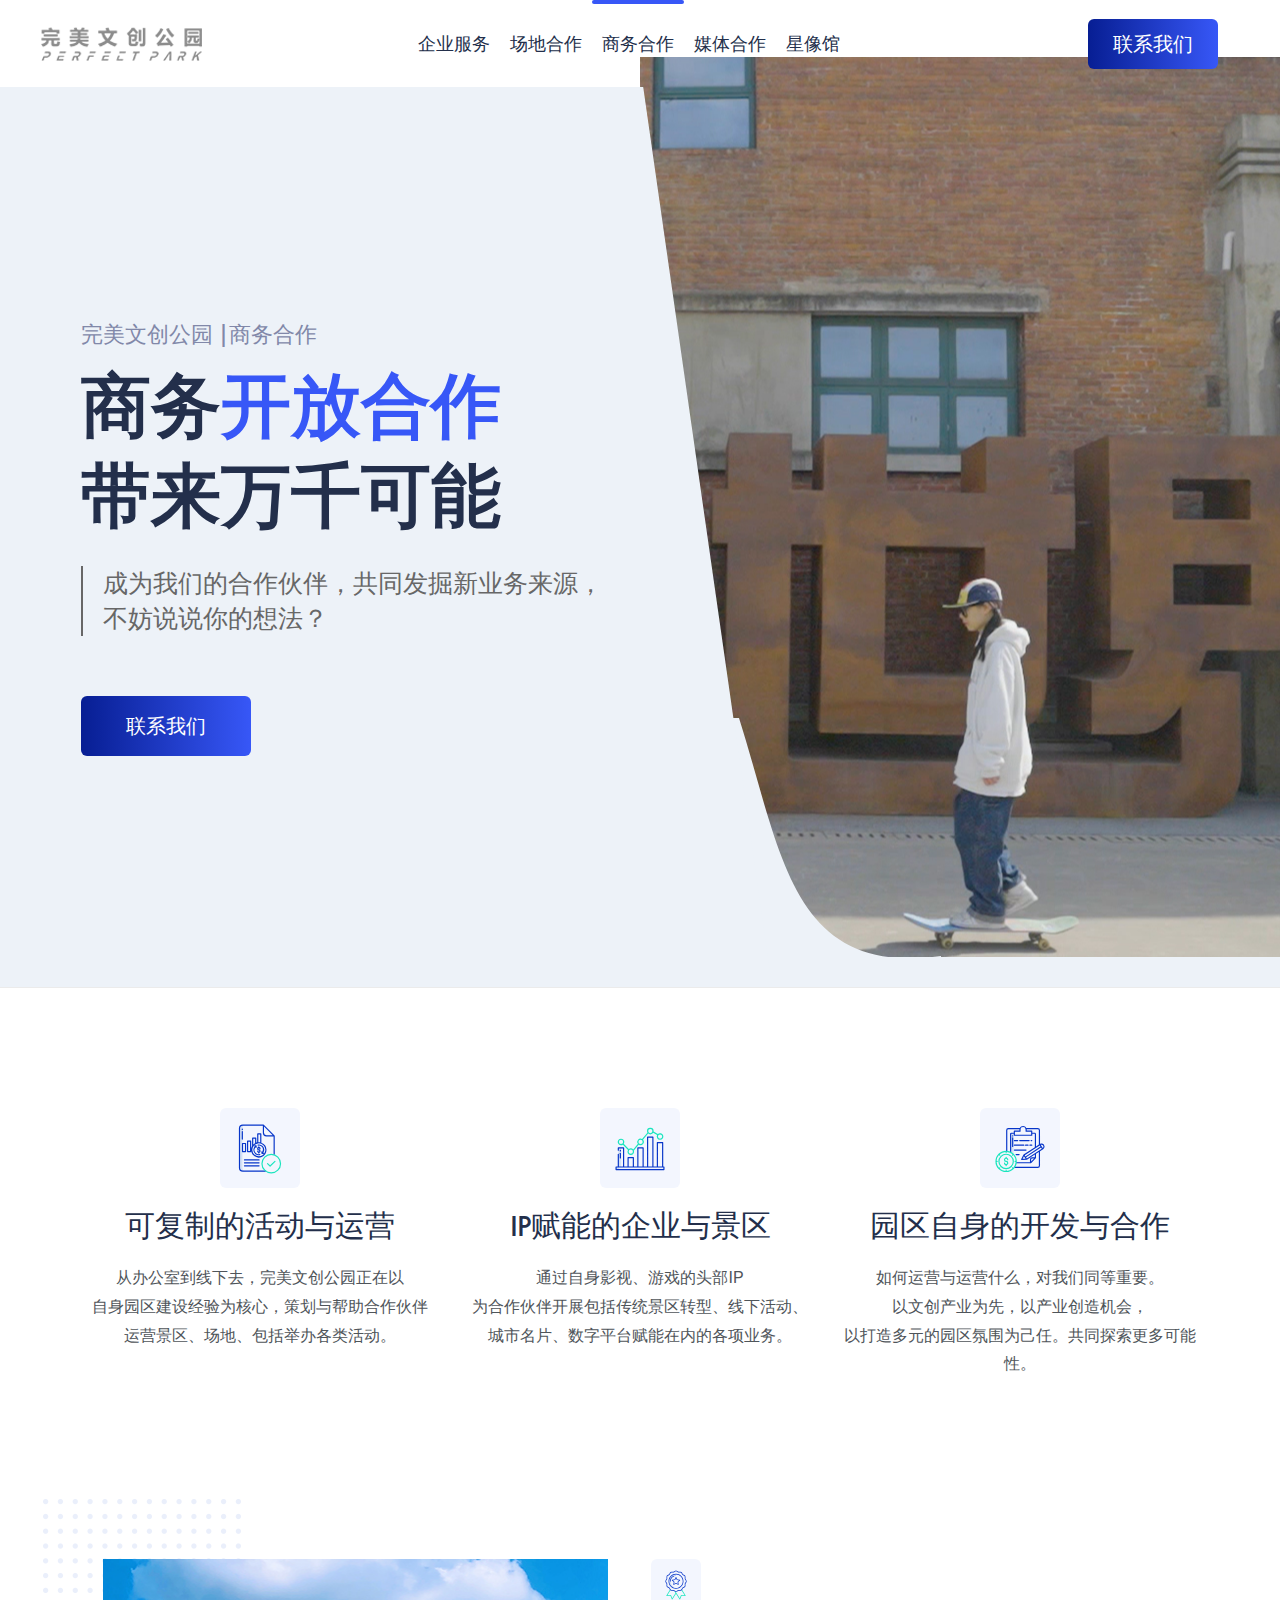
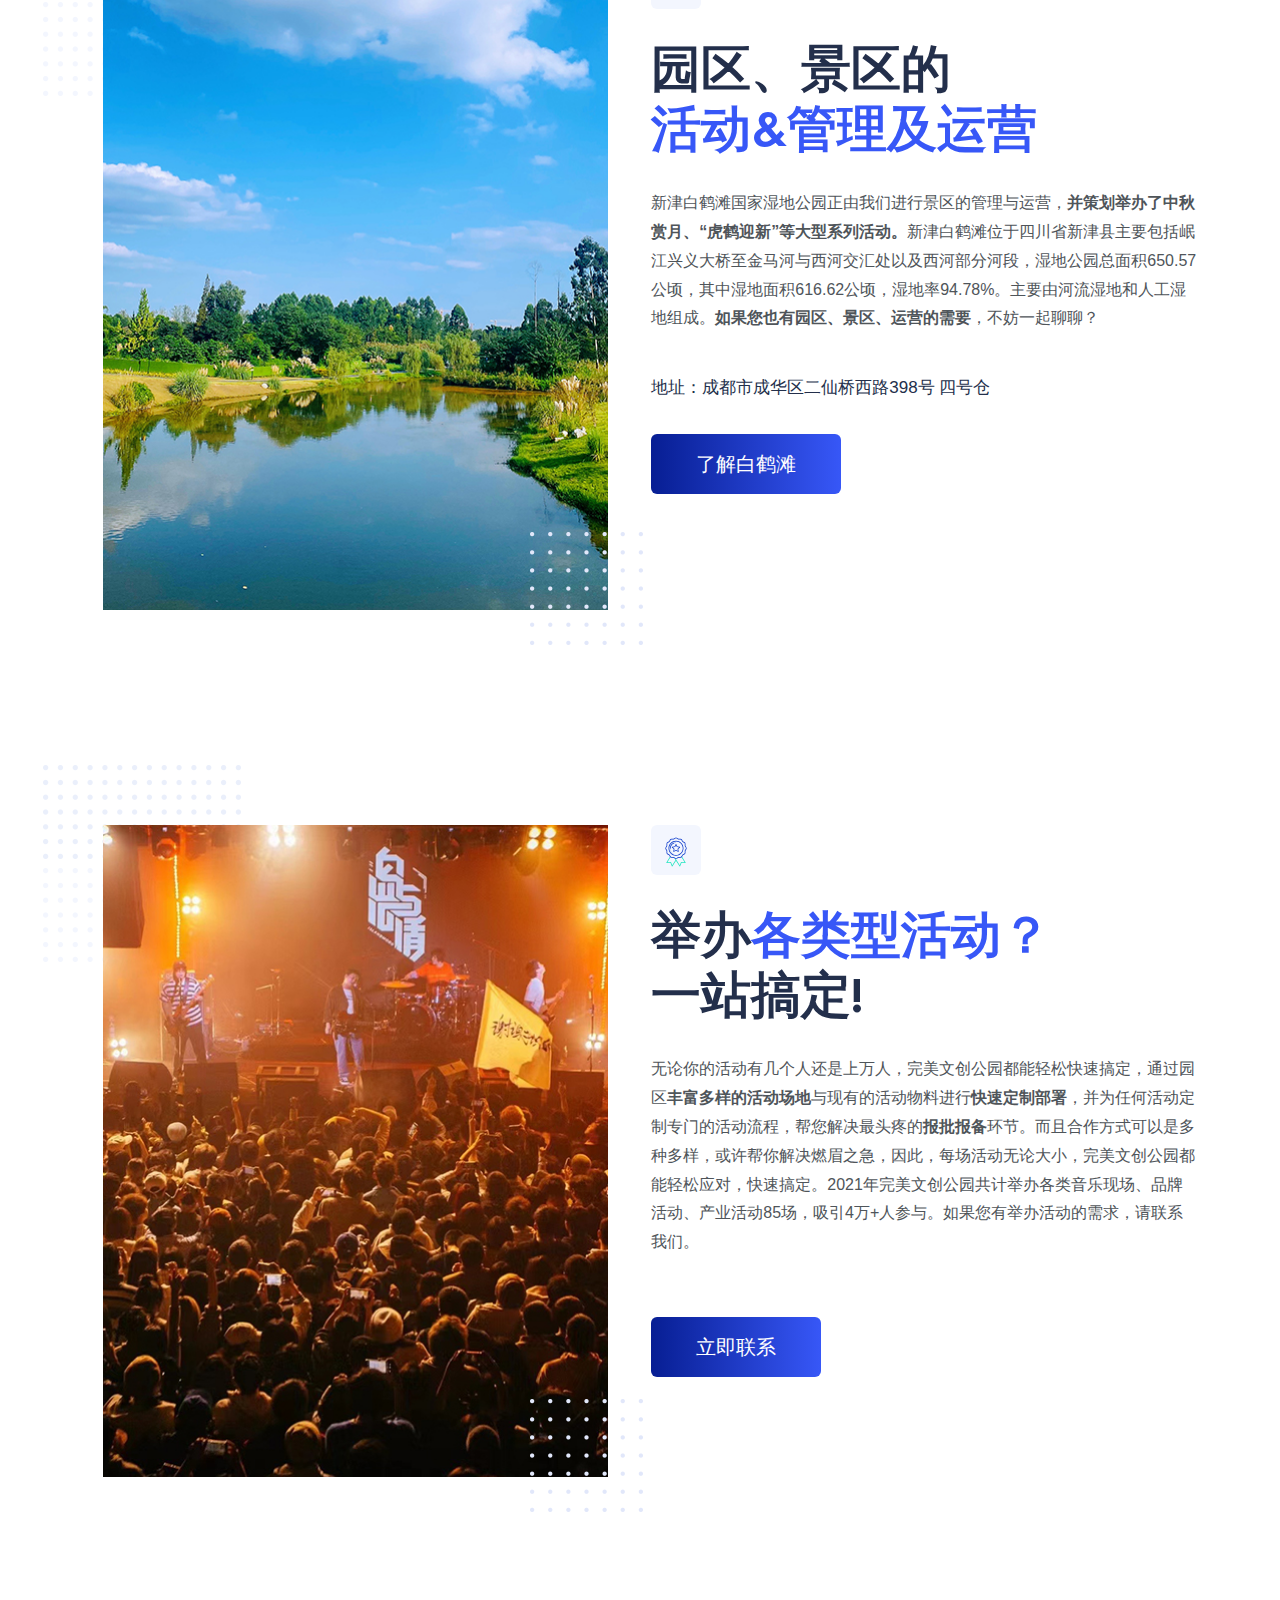
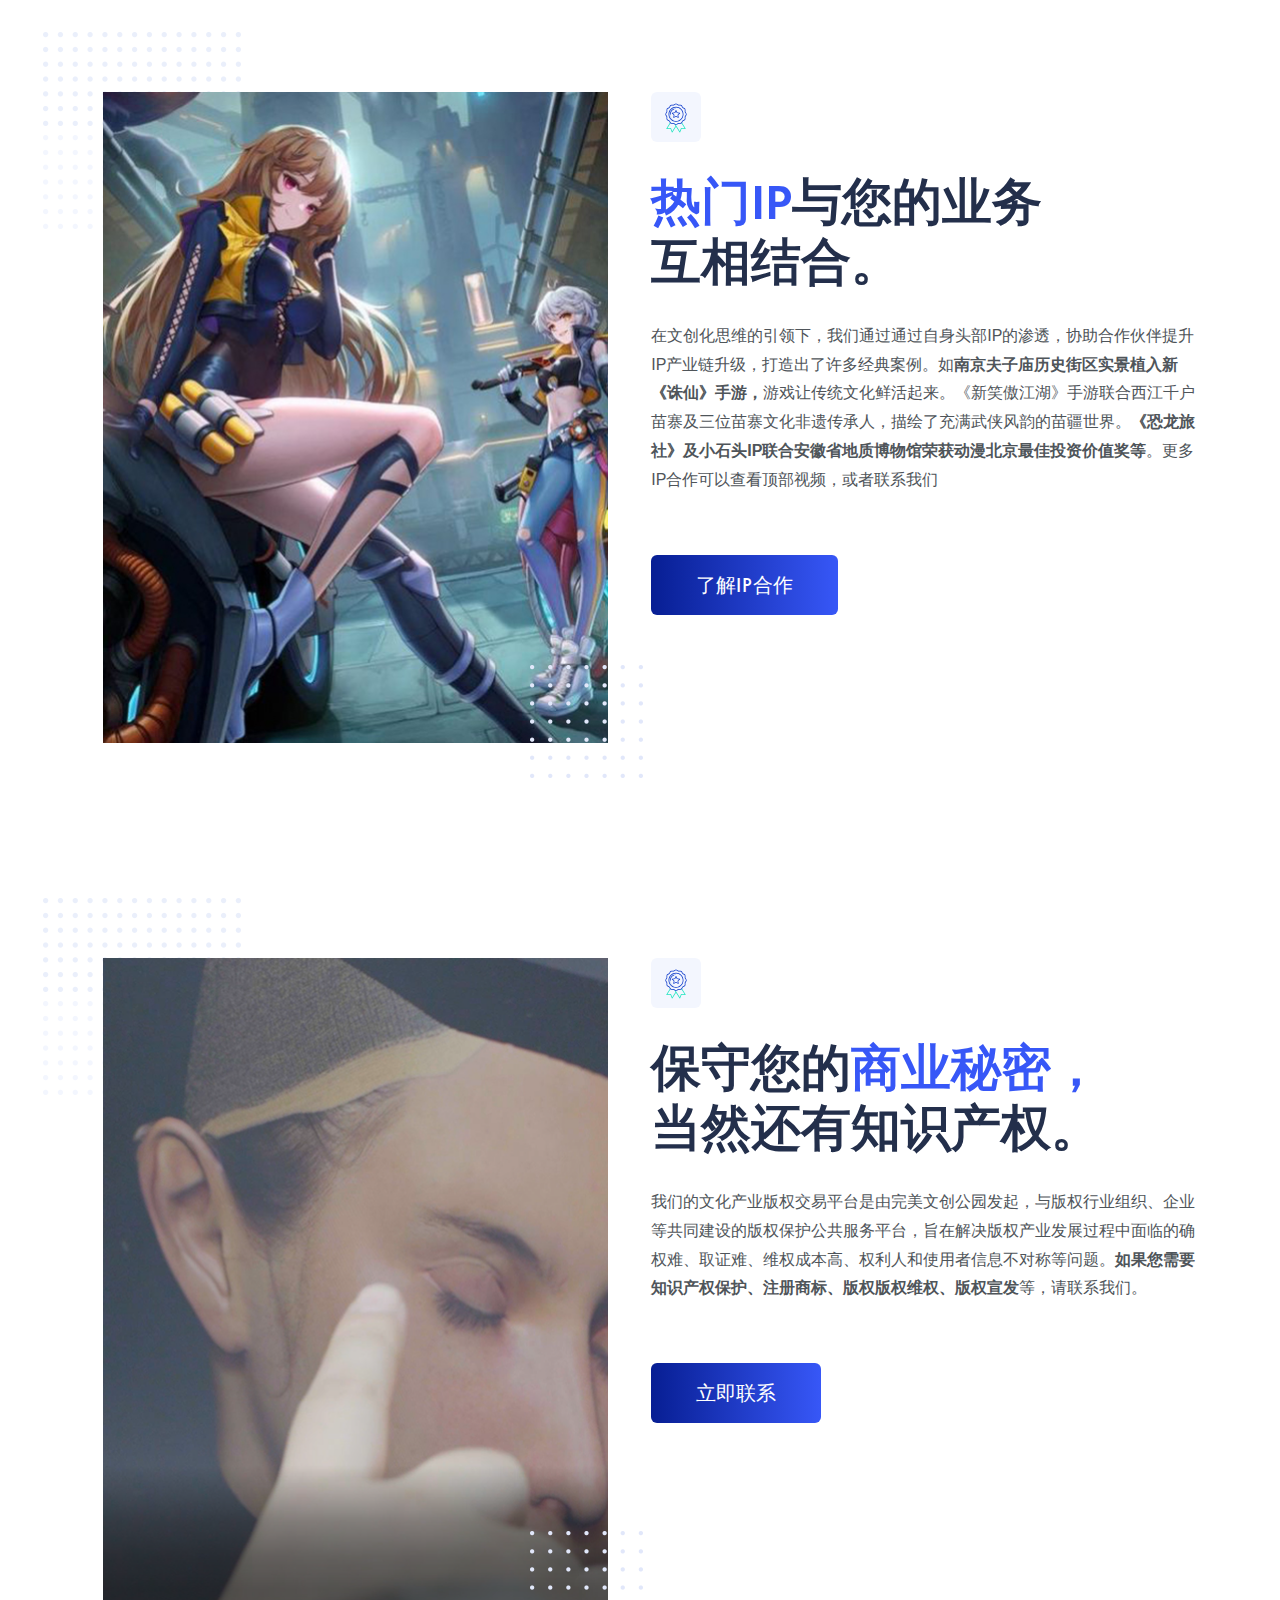
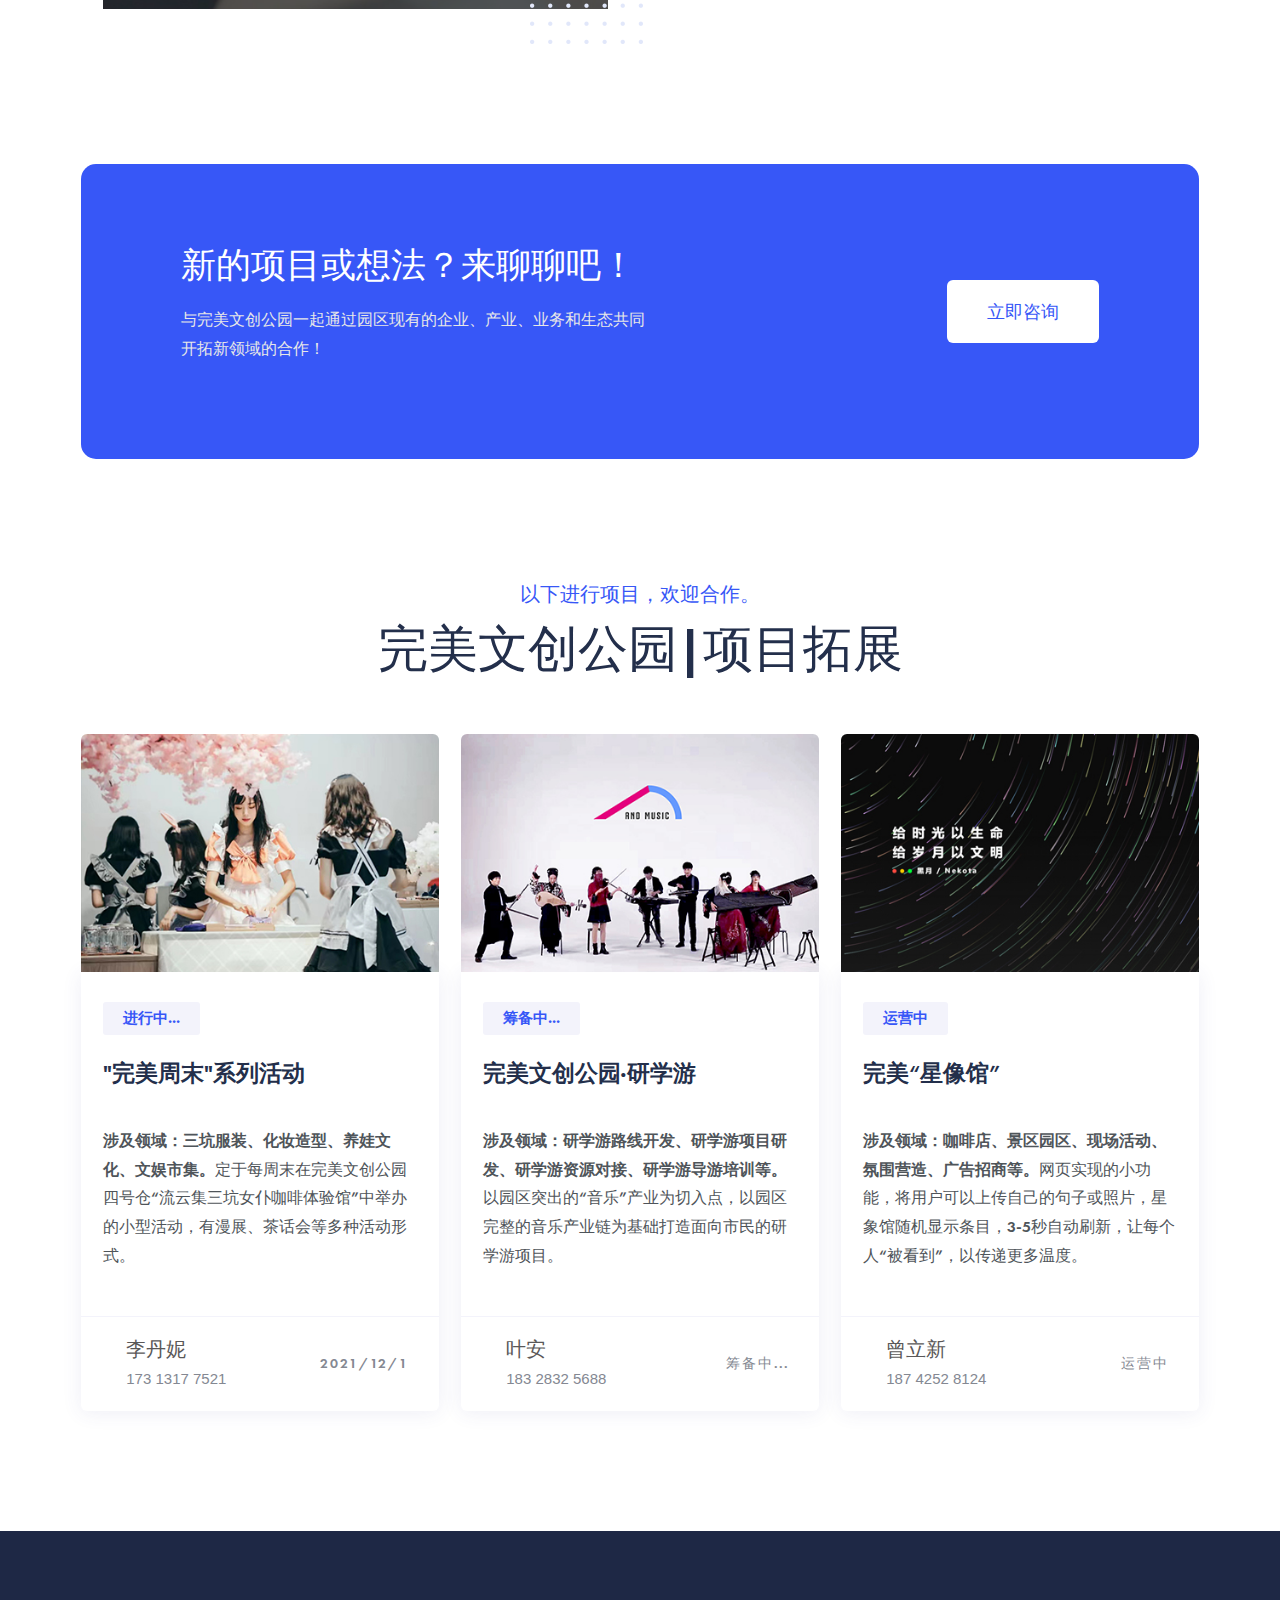
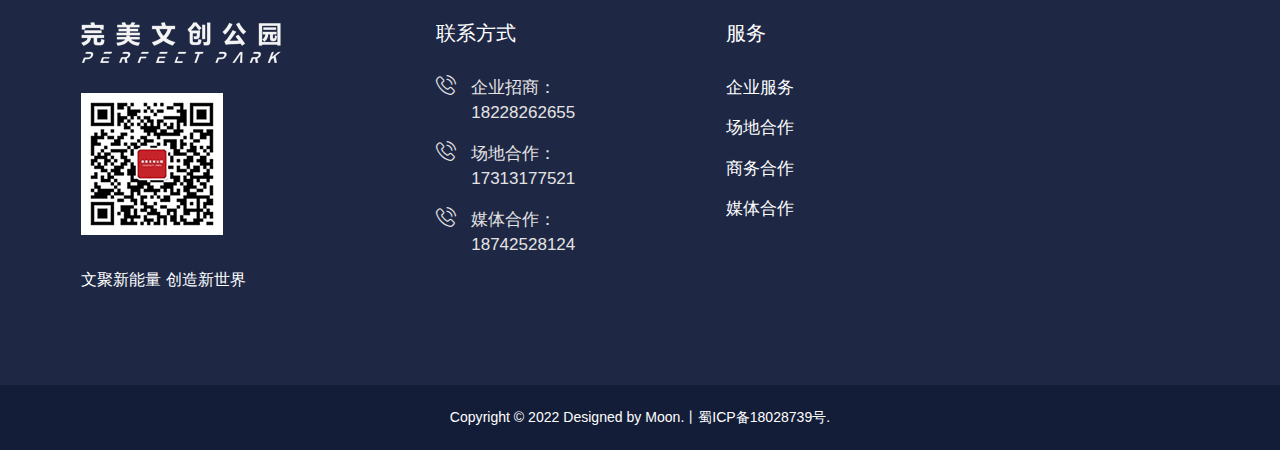
<file: index-2.html>
<!DOCTYPE html>
<html lang="en">

<head>
    <meta charset="utf-8">
    <meta http-equiv="X-UA-Compatible" content="IE=edge">
    <meta name="viewport" content="width=device-width, initial-scale=1">
    <meta name="author" content="wpOceans">
    <title>商务合作</title>
    <link href="assets/css/themify-icons.css" rel="stylesheet">
    <link href="assets/css/flaticon.css" rel="stylesheet">
    <link href="assets/css/bootstrap.min.css" rel="stylesheet">
    <link href="assets/css/animate.css" rel="stylesheet">
    <link href="assets/css/owl.carousel.css" rel="stylesheet">
    <link href="assets/css/owl.theme.css" rel="stylesheet">
    <link href="assets/css/slick.css" rel="stylesheet">
    <link href="assets/css/slick-theme.css" rel="stylesheet">
    <link href="assets/css/swiper.min.css" rel="stylesheet">
    <link href="assets/css/owl.transitions.css" rel="stylesheet">
    <link href="assets/css/jquery.fancybox.css" rel="stylesheet">
    <link href="assets/css/odometer-theme-default.css" rel="stylesheet">
    <link href="assets/css/component.css" rel="stylesheet">
    <link href="assets/css/style.css" rel="stylesheet">
    <link href="assets/css/responsive.css" rel="stylesheet">
</head>

<body>
    <!-- 加载 -->
    <div class="page-wrapper">
        <div class="preloader">
            <div class="angular-shape">
                <div></div>
                <div></div>
                <div></div>
            </div>
            <div class="spinner">

            </div>
        </div>
        <!-- 加载 -->
        <!-- 导航 -->
        <header id="header">
            <div class="wpo-site-header">
                <nav class="navigation navbar navbar-expand-lg navbar-light">
                    <div class="container-fluid">
                        <div class="row align-items-center">
                            <div class="col-lg-3 col-md-3 col-6">
                                <div class="navbar-header">
                                    <button type="button" class="navbar-toggler open-btn">
                                        <span class="sr-only">
                                            企业服务
                                        </span>
                                        <span class="icon-bar first-angle"></span>
                                        <span class="icon-bar middle-angle"></span>
                                        <span class="icon-bar last-angle"></span>
                                    </button>
                                    <a class="navbar-brand" href="index.html"><img src="assets/images/logo.png"
                                            alt=""></a>
                                </div>
                            </div>
                            <div class="col-lg-6 col-md-2 col-1">
                                <div id="navbar" class="collapse navbar-collapse navigation-holder">
                                    <button class="close-navbar"><i class="ti-close"></i></button>
                                    <ul class="nav navbar-nav mb-2 mb-lg-0">
                                        <li><a href="index.html">企业服务</a> </li>
                                        <li><a href="index-3.html">场地合作</a></li>
                                        <li><a class="active" href="index-2.html">商务合作</a></li>
                                        <li><a href="index-4.html">媒体合作</a></li>
                                        <li><a href="https://perfectpark.games.wanmei.com/hd/meteor_museum/pc/index.html#/home">星像馆</a></li>
                                       
                                    </ul>
                                    <div id="dl-menu" class="dl-menuwrapper">
                                        <button class="dl-trigger">打开菜单</button>
                                        <ul class="dl-menu">
                                            <li>
                                                <a href="index.html">企业服务</a>

                                            </li>
                                            <li><a href="index-3.html">场地合作</a></li>

                                            <li><a href="index-2.html">商务合作</a></li>
                                            <li><a href="index-4.html">媒体合作</a></li>
                                            <li><a href="https://perfectpark.games.wanmei.com/hd/meteor_museum/pc/index.html#/home">星像馆</a></li>
                                            
                                        </ul>
                                    </div>
                                </div>
                            </div>
                            <div class="col-lg-3 col-md-4 col-4">
                                <div class="header-right">
                                    <div class="close-form">
                                        <a class="theme-btn" href="contact.html">联系我们</a>
                                    </div>
                                    <div class="header-search-form-wrapper">

                                    </div>
                                </div>
                            </div>
                        </div>
                    </div>
                </nav>
            </div>
        </header>
        <!-- 导航 -->
        <!-- 商务合作 -->
        <section class="wpo-hero-section-1">
            <div class="container">
                <div class="row">
                    <div class="col col-xs-7 col-lg-7">
                        <div class="wpo-hero-section-text">
                            <div class="wpo-hero-title-top">
                                <span>完美文创公园 |商务合作</span>
                            </div>
                            <div class="wpo-hero-title">
                                <h2>商务<span>开放合作</span><br>带来万千可能</h2>
                            </div>
                            <div class="wpo-hero-subtitle">
                                <p>成为我们的合作伙伴，共同发掘新业务来源，<br>不妨说说你的想法？</p>
                            </div>
                            <div class="btns">
                                <a href="contact.html" class="btn theme-btn">联系我们</a>
                            </div>
                            <div class="pop-up-video">                           
                            </div>
                        </div>
                    </div>
                </div>
            </div>
            <div class="right-img">
                <div class="right-img2">
                    <svg width="283" height="240" viewBox="0 0 283 240" fill="none" xmlns="http://www.w3.org/2000/svg">
                        <path fill-rule="evenodd" clip-rule="evenodd"
                            d="M81 0H0V240H240.151C148.189 234.105 125.568 154.555 97.8475 57.0741C92.5852 38.5685 87.1391 19.4168 81 0ZM283 238C276.079 238.969 269.458 239.631 263.12 240H283V238Z"
                            fill="#EDF2F8" />
                    </svg>
                </div>
            </div>

        </section>
        <!-- 商务合作 -->
        <!-- 介绍 -->
        <section class="wpo-features-section section-padding">
            <div class="container">
                <div class="row">
                    <div class="col-lg-4 col-md-6 col-12">
                        <div class="wpo-features-item">
                            <div class="wpo-features-icon">
                                <div class="icon">
                                    <img src="assets/images/icon/document.svg" alt="">
                                </div>
                            </div>
                            <div class="wpo-features-text">
                                <h2><a href="service-single.html">可复制的活动与运营</a></h2>
                                <p>从办公室到线下去，完美文创公园正在以<br>自身园区建设经验为核心，策划与帮助合作伙伴<br>运营景区、场地、包括举办各类活动。</p>
                            </div>
                        </div>
                    </div>
                    <div class="col-lg-4 col-md-6 col-12">
                        <div class="wpo-features-item">
                            <div class="wpo-features-icon">
                                <div class="icon">
                                    <img src="assets/images/icon/bar-graph.svg" alt="">
                                </div>
                            </div>
                            <div class="wpo-features-text">
                                <h2><a href="service-single.html">IP赋能的企业与景区</a></h2>
                                <p>通过自身影视、游戏的头部IP<br>为合作伙伴开展包括传统景区转型、线下活动、<br>城市名片、数字平台赋能在内的各项业务。</p>
                            </div>
                        </div>
                    </div>
                    <div class="col-lg-4 col-md-6 col-12">
                        <div class="wpo-features-item">
                            <div class="wpo-features-icon">
                                <div class="icon">
                                    <img src="assets/images/icon/clipboard.svg" alt="">
                                </div>
                            </div>
                            <div class="wpo-features-text">
                                <h2><a href="service-single.html">园区自身的开发与合作</a></h2>
                                <p>如何运营与运营什么，对我们同等重要。<br>以文创产业为先，以产业创造机会，<br>以打造多元的园区氛围为己任。共同探索更多可能性。</p>
                            </div>
                        </div>
                    </div>
                </div>
            </div>
        </section>
        <!-- 介绍 -->

        <!-- 项目 -->
        <section class="wpo-about-section">
            <div class="container">
                <div class="row">
                    <div class="col-lg-6 col-md-12 col-12">
                        <div class="wpo-about-wrap">
                            <div class="wpo-about-img">
                                <img src="assets/images/baihetan.jpg" alt="">
                                <div class="wpo-ab-shape-1"><img src="assets/images/ab-shape-1.png" alt=""></div>
                                <div class="wpo-ab-shape-2"><img src="assets/images/ab-shape-2.png" alt=""></div>
                            </div>
                        </div>
                    </div>
                    <div class="col-lg-6 col-md-12 col-12">
                        <div class="wpo-about-text">
                            <div class="wpo-about-icon">
                                <div class="icon">
                                    <img src="assets/images/icon/badge.svg" alt="">
                                </div>
                            </div>
                            <div class="wpo-about-icon-content ">
                                <h2><b>园区、景区的<span><br>活动&管理及运营</span></b></h2>
                                <p>新津白鹤滩国家湿地公园正由我们进行景区的管理与运营，<b>并策划举办了中秋赏月、“虎鹤迎新”等大型系列活动。</b>新津白鹤滩位于四川省新津县主要包括岷江兴义大桥至金马河与西河交汇处以及西河部分河段，湿地公园总面积650.57公顷，其中湿地面积616.62公顷，湿地率94.78%。主要由河流湿地和人工湿地组成。<b>如果您也有园区、景区、运营的需要</b>，不妨一起聊聊？
                                </p>
                                <div class="signeture">
                                    <section class="wpo-blog-section ">

                                    </section>
                                    <p>地址：成都市成华区二仙桥西路398号 四号仓</p>
                                </div>
                                <a class="theme-btn" href="http://www.xjbht.com/">了解白鹤滩</a>
                            </div>
                        </div>
                    </div>
                </div>
            </div>
        </section>

        <section class="wpo-about-section">
            <div class="container">
                <div class="row">
                    <div class="col-lg-6 col-md-12 col-12">
                        <div class="wpo-about-wrap">
                            <div class="wpo-about-img">
                                <img src="assets/images/huodong.jpg" alt="">
                                <div class="wpo-ab-shape-1"><img src="assets/images/ab-shape-1.png" alt=""></div>
                                <div class="wpo-ab-shape-2"><img src="assets/images/ab-shape-2.png" alt=""></div>
                            </div>
                        </div>
                    </div>
                    <div class="col-lg-6 col-md-12 col-12">
                        <div class="wpo-about-text">
                            <div class="wpo-about-icon">
                                <div class="icon">
                                    <img src="assets/images/icon/badge.svg" alt="">
                                </div>
                            </div>
                            <div class="wpo-about-icon-content ">
                                <h2><b>举办<span>各类型活动？</span><br>一站搞定!</b></h2>
                                <p>无论你的活动有几个人还是上万人，完美文创公园都能轻松快速搞定，通过园区<b>丰富多样的活动场地</b>与现有的活动物料进行<b>快速定制部署</b>，并为任何活动定制专门的活动流程，帮您解决最头疼的<b>报批报备</b>环节。而且合作方式可以是多种多样，或许帮你解决燃眉之急，因此，每场活动无论大小，完美文创公园都能轻松应对，快速搞定。2021年完美文创公园共计举办各类音乐现场、品牌活动、产业活动85场，吸引4万+人参与。如果您有举办活动的需求，请联系我们。
                                </p>
                                <div class="signeture">
                                    <section class="wpo-blog-section ">

                                    </section>
                                    <p></p>
                                </div>
                                <a class="theme-btn" href="contact.html">立即联系</a>
                            </div>
                        </div>
                    </div>
                </div>
            </div>
        </section>
        <section class="wpo-about-section">
            <div class="container">
                <div class="row">
                    <div class="col-lg-6 col-md-12 col-12">
                        <div class="wpo-about-wrap">
                            <div class="wpo-about-img">
                                <img src="assets/images/ip.jpg" alt="">
                                <div class="wpo-ab-shape-1"><img src="assets/images/ab-shape-1.png" alt=""></div>
                                <div class="wpo-ab-shape-2"><img src="assets/images/ab-shape-2.png" alt=""></div>
                            </div>
                        </div>
                    </div>
                    <div class="col-lg-6 col-md-12 col-12">
                        <div class="wpo-about-text">
                            <div class="wpo-about-icon">
                                <div class="icon">
                                    <img src="assets/images/icon/badge.svg" alt="">
                                </div>
                            </div>
                            <div class="wpo-about-icon-content ">
                                <h2><b><span>热门IP</span>与您的业务<br>互相结合。</b></h2>
                                <p>在文创化思维的引领下，我们通过通过自身头部IP的渗透，协助合作伙伴提升IP产业链升级，打造出了许多经典案例。如<b>南京夫子庙历史街区实景植入新《诛仙》手游，</b>游戏让传统文化鲜活起来。《新笑傲江湖》手游联合西江千户苗寨及三位苗寨文化非遗传承人，描绘了充满武侠风韵的苗疆世界。<b>《恐龙旅社》及小石头IP联合安徽省地质博物馆荣获动漫北京最佳投资价值奖等</b>。更多IP合作可以查看顶部视频，或者联系我们
                                </p>
                                <div class="signeture">
                                    <section class="wpo-blog-section ">

                                    </section>
                                    <p></p>
                                </div>
                                <a class="theme-btn" href="contact.html">了解IP合作</a>
                            </div>
                        </div>
                    </div>
                </div>
            </div>
        </section>


        <section class="wpo-about-section">
            <div class="container">
                <div class="row">
                    <div class="col-lg-6 col-md-12 col-12">
                        <div class="wpo-about-wrap">
                            <div class="wpo-about-img">
                                <img src="assets/images/banquan.png" alt="">
                                <div class="wpo-ab-shape-1"><img src="assets/images/ab-shape-1.png" alt=""></div>
                                <div class="wpo-ab-shape-2"><img src="assets/images/ab-shape-2.png" alt=""></div>
                            </div>
                        </div>
                    </div>
                    <div class="col-lg-6 col-md-12 col-12">
                        <div class="wpo-about-text">
                            <div class="wpo-about-icon">
                                <div class="icon">
                                    <img src="assets/images/icon/badge.svg" alt="">
                                </div>
                            </div>
                            <div class="wpo-about-icon-content ">
                                <h2><b>保守您的<span>商业秘密，</span><br>当然还有知识产权。</b></h2>
                                <p>我们的文化产业版权交易平台是由完美文创公园发起，与版权行业组织、企业等共同建设的版权保护公共服务平台，旨在解决版权产业发展过程中面临的确权难、取证难、维权成本高、权利人和使用者信息不对称等问题。<b>如果您需要知识产权保护、注册商标、版权版权维权、版权宣发</b>等，请联系我们。
                                </p>
                                <div class="signeture">
                                    <section class="wpo-blog-section ">

                                    </section>
                                    <p></p>
                                </div>
                                <a class="theme-btn" href="contact.html">立即联系</a>
                            </div>
                        </div>
                    </div>
                </div>
            </div>
        </section>
        <!-- 项目 -->


        <!--联系-->
        <section class="wpo-support-section">
            <div class="container">
                <div class="wpo-support-wrapper">
                    <div class="wpo-support-text">
                        <h2>新的项目或想法？来聊聊吧！</h2>
                        <p>与完美文创公园一起通过园区现有的企业、产业、业务和生态共同开拓新领域的合作！</p>
                    </div>
                    <div class="wpo-support-btn">
                        <a href="contact.html">立即咨询</a>
                    </div>
                </div>
            </div>
        </section>
        <!--联系-->

        <!-- start of wpo-blog-section -->
        <section class="wpo-blog-section section-padding">
            <div class="container">
                <div class="row">
                    <div class="col-12">
                        <div class="wpo-section-title">
                            <span>以下进行项目，欢迎合作。</span>
                            <h2>完美文创公园|项目拓展</h2>
                        </div>
                    </div>
                </div>
                <div class="wpo-blog-items">
                    <div class="row">
                        <div class="col col-lg-4 col-md-6 col-12">
                            <div class="wpo-blog-item">
                                <div class="wpo-blog-img">
                                    <img src="assets/images/blog/img-1.jpg" alt="">
                                </div>
                                <div class="wpo-blog-content">
                                    <div class="wpo-blog-content-top">
                                        <div class="wpo-blog-thumb">
                                            <span>进行中...</span>
                                        </div>
                                        <h2><a href="#"><b>"完美周末"系列活动</b><br><br><p><b>涉及领域：三坑服装、化妆造型、养娃文化、文娱市集。</b>定于每周末在完美文创公园四号仓“流云集三坑女仆咖啡体验馆”中举办的小型活动，有漫展、茶话会等多种活动形式。<br></p></a></h2>
                                    </div>
                                    <div class="wpo-blog-content-btm">
                                        <div class="wpo-blog-content-btm-left">
                                           
                                            <div class="wpo-blog-content-btm-left-text">
                                                <h4><a href="#">李丹妮</a></h4>
                                                <span>173 1317 7521</span>
                                            </div>
                                        </div>
                                        <div class="wpo-blog-content-btm-right">
                                            <span>2021/12/1</span>
                                        </div>
                                    </div>
                                </div>
                            </div>
                        </div>
                        <div class="col col-lg-4 col-md-6 col-12">
                            <div class="wpo-blog-item">
                                <div class="wpo-blog-img">
                                    <img src="assets/images/blog/img-2.jpg" alt="">
                                </div>
                                <div class="wpo-blog-content">
                                    <div class="wpo-blog-content-top">
                                        <div class="wpo-blog-thumb">
                                            <span>筹备中...</span>
                                        </div>
                                        <h2><a href="#"><b>完美文创公园·研学游</b><br><br><p><b>涉及领域：研学游路线开发、研学游项目研发、研学游资源对接、研学游导游培训等。</b>以园区突出的“音乐”产业为切入点，以园区完整的音乐产业链为基础打造面向市民的研学游项目。<br></p></a></h2>
                                    </div>
                                    <div class="wpo-blog-content-btm">
                                        <div class="wpo-blog-content-btm-left">
                                            
                                            <div class="wpo-blog-content-btm-left-text">
                                                <h4><a href="blog.html">叶安</a></h4>
                                                <span>183 2832 5688</span>
                                            </div>
                                        </div>
                                        <div class="wpo-blog-content-btm-right">
                                            <span>筹备中...</span>
                                        </div>
                                    </div>
                                </div>
                            </div>
                        </div>
                        <div class="col col-lg-4 col-md-6 col-12">
                            <div class="wpo-blog-item">
                                <div class="wpo-blog-img">
                                    <img src="assets/images/blog/img-3.jpg" alt="">
                                </div>
                                <div class="wpo-blog-content">
                                    <div class="wpo-blog-content-top">
                                        <div class="wpo-blog-thumb">
                                            <span>运营中</span>
                                        </div>
                                        <h2><a href="#"><b>完美“星像馆”</b><br><br><p><b>涉及领域：咖啡店、景区园区、现场活动、氛围营造、广告招商等。</b>网页实现的小功能，将用户可以上传自己的句子或照片，星象馆随机显示条目，3-5秒自动刷新，让每个人“被看到”，以传递更多温度。<br></p></a></h2>
                                    </div>
                                    <div class="wpo-blog-content-btm">
                                        <div class="wpo-blog-content-btm-left">
                                            
                                            <div class="wpo-blog-content-btm-left-text">
                                                <h4><a href="blog.html">曾立新</a></h4>
                                                <span>187 4252 8124</span>
                                            </div>
                                        </div>
                                        <div class="wpo-blog-content-btm-right">
                                            <span>运营中</span>
                                        </div>
                                    </div>
                                </div>
                            </div>
                        </div>
                    </div>
                </div>
            </div>
        </section>



        <!-- 底部 -->
        <footer class="wpo-site-footer">
            <div class="wpo-upper-footer">
                <div class="container">
                    <div class="row">
                        <div class="col col-lg-3 col-md-6 col-sm-12 col-12">
                            <div class="widget about-widget">
                                <div class="logo widget-title">
                                    <img src="assets/images/logo2.png" alt="blog">
                                </div>
                                <div style="width: 30%" class="logo widget-title">
                                    <img src="assets/images/erweima.jpg" alt="blog">
                                </div>
                                <p>文聚新能量 创造新世界</p>

                            </div>
                        </div>
                        <div class="col col-lg-3 col-md-6 col-sm-12 col-12">
                            <div class="widget wpo-service-link-widget">
                                <div class="widget-title">
                                    <h3>联系方式</h3>
                                </div>
                                <div class="contact-ft">
                                    <ul>
                                        <li><i class="fi flaticon-phone-call"></i>企业招商：18228262655</li>
                                        <li><i class="fi flaticon-phone-call"></i>场地合作：17313177521</li>
                                        <li><i class="fi flaticon-phone-call"></i>媒体合作：18742528124</li>
                                    </ul>
                                </div>
                            </div>
                        </div>
                        <div class="col col-lg-3 col-md-6 col-sm-12 col-12">
                            <div class="widget link-widget">
                                <div class="widget-title">
                                    <h3>服务</h3>
                                </div>
                                <ul>
                                    <li><a href="index.html">企业服务</a></li>
                                    <li><a href="index-3.html">场地合作</a></li>
                                    <li><a href="index-2.html">商务合作</a></li>
                                    <li><a href="index-4.html">媒体合作</a></li>
                                </ul>
                            </div>
                        </div>
                    </div>
                </div> 
            </div>
            <div class="wpo-lower-footer">
                <div class="container">
                    <div class="row">
                        <div class="col col-xs-12">
                            <p class="copyright"> Copyright &copy; 2022 Designed by <a
                                    href="https://zengshushu.github.io/PersonalWebSite/">Moon</a>.丨蜀ICP备18028739号.</p>
                        </div>
                    </div>
                </div>
            </div>
        </footer>
    </div>
    <!-- 底部 -->

    <!-- JS文件↓
    ================================================== -->
    <script src="assets/js/jquery.min.js"></script>
    <script src="assets/js/bootstrap.bundle.min.js"></script>
    <!-- Plugins for this template -->
    <script src="assets/js/modernizr.custom.js"></script>
    <script src="assets/js/jquery.dlmenu.js"></script>
    <script src="assets/js/jquery-plugin-collection.js"></script>
    <!-- Custom script for this template -->
    <script src="assets/js/script.js"></script>

</body>

</html>
</file>
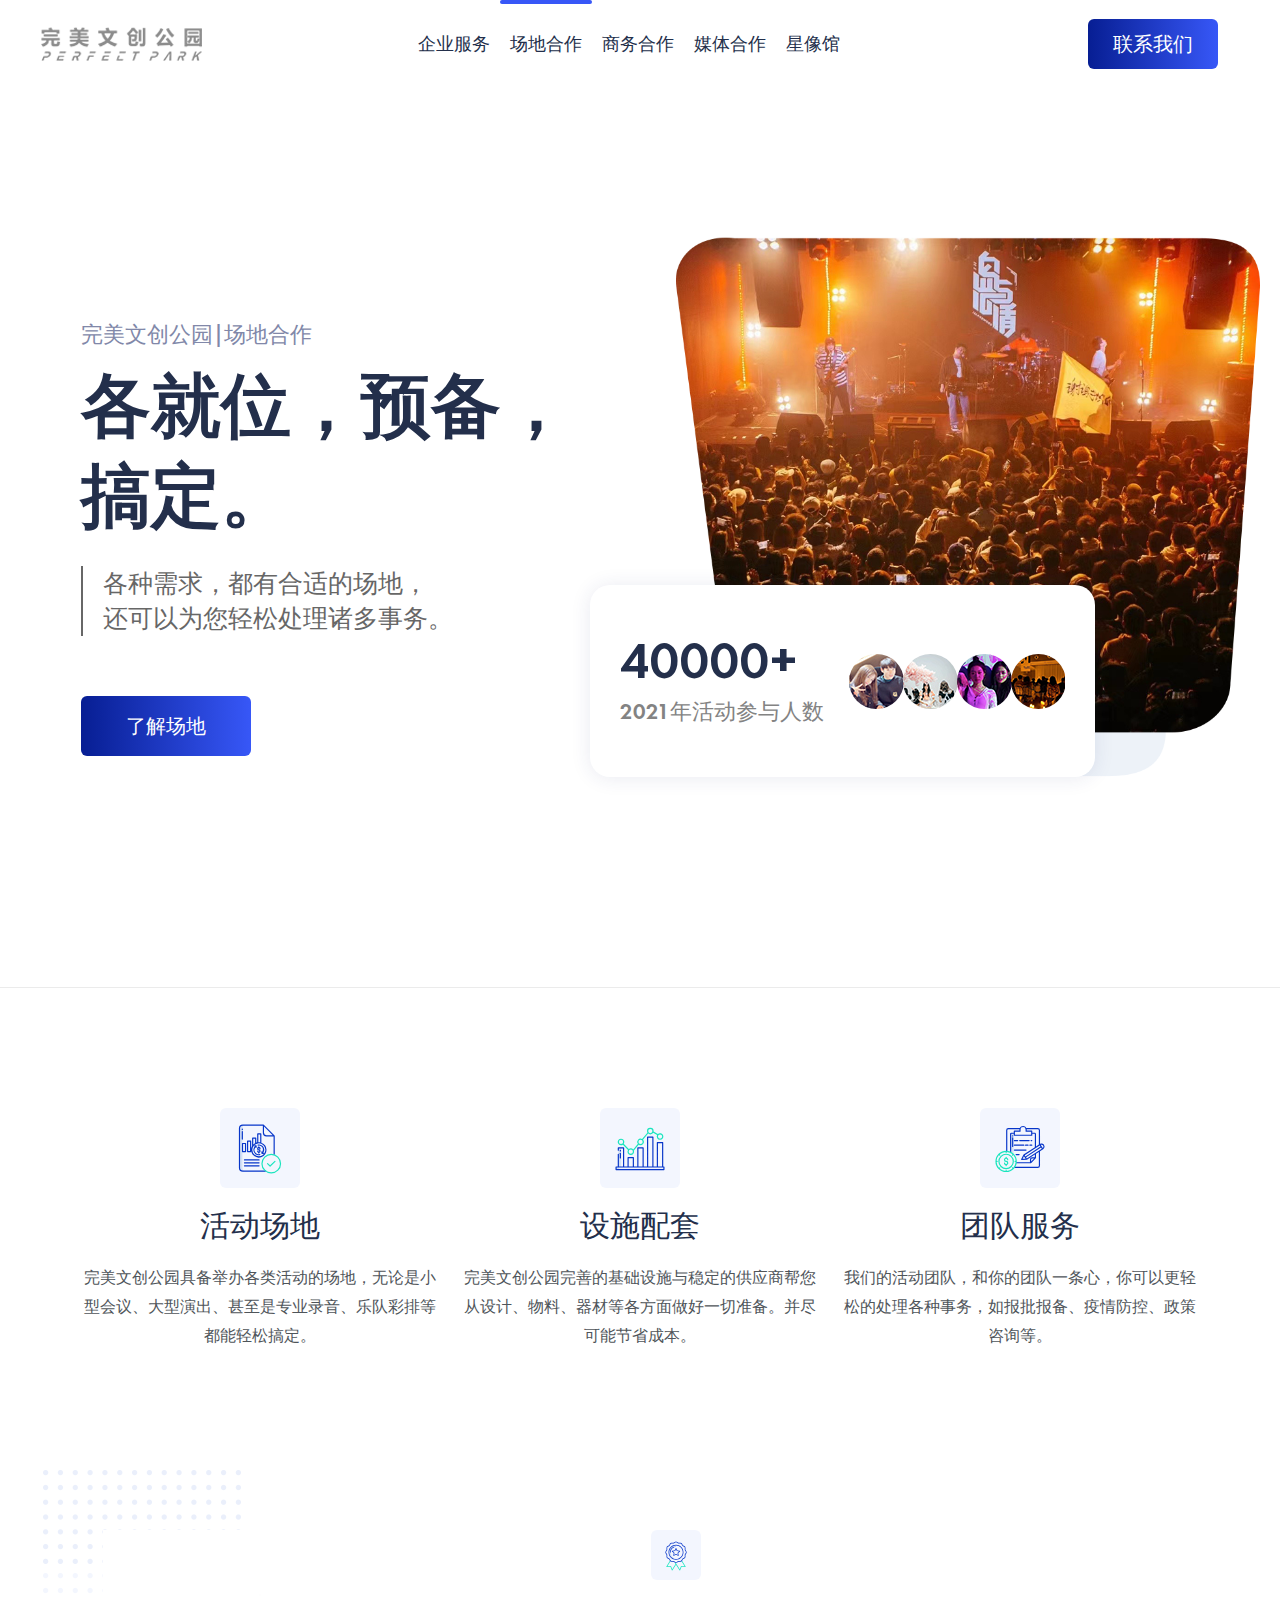
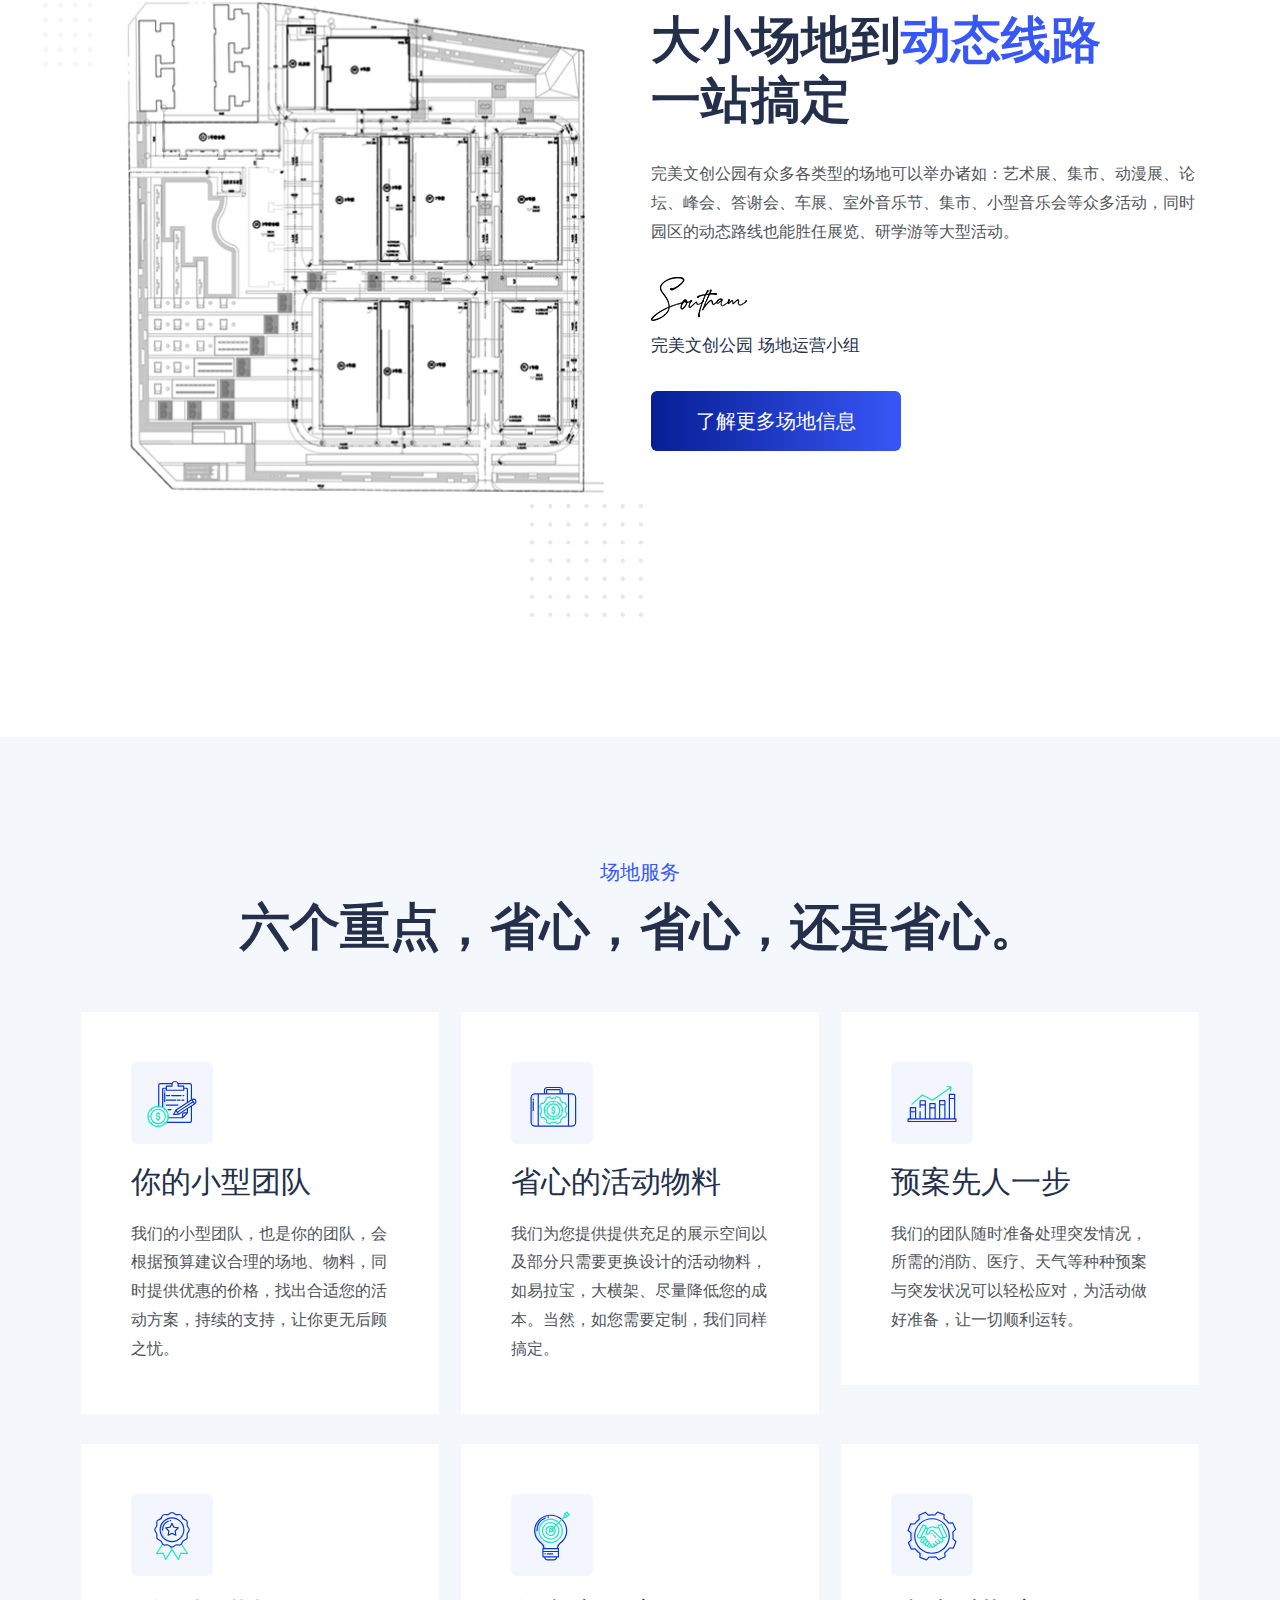
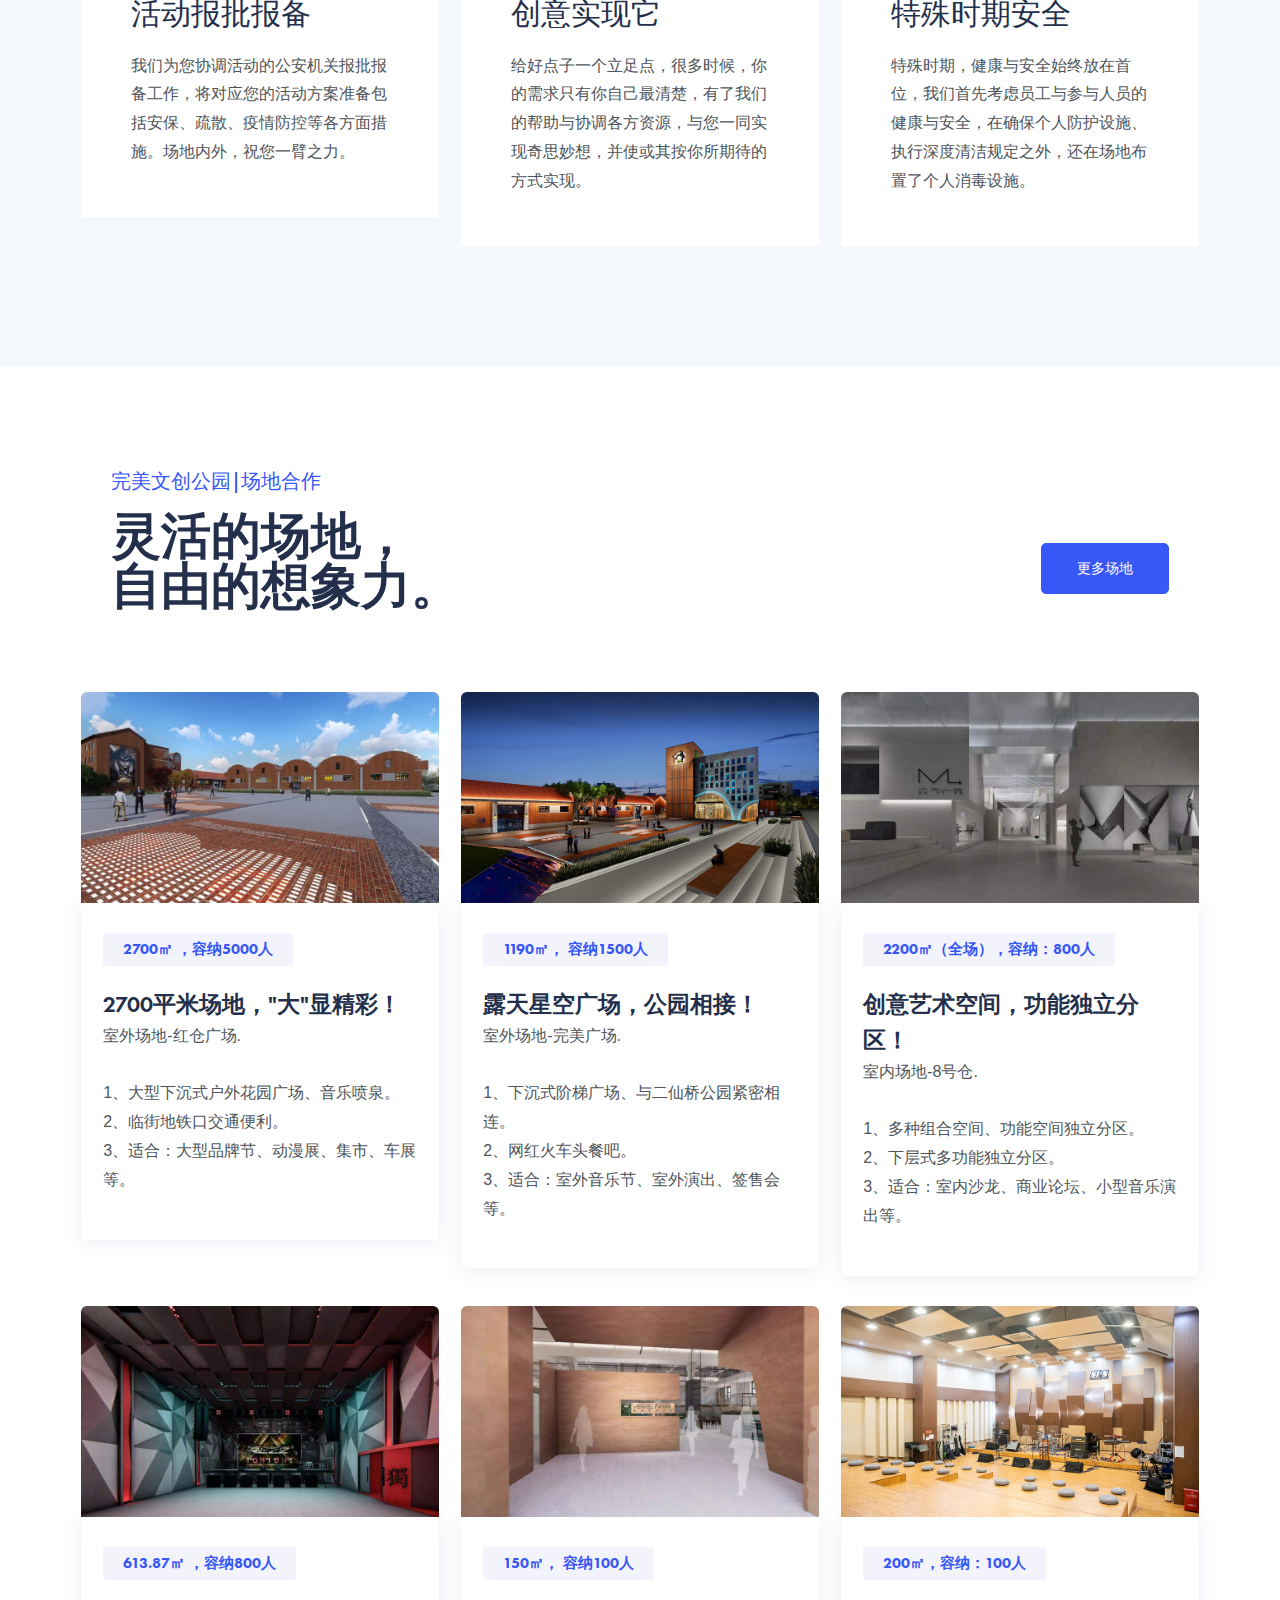
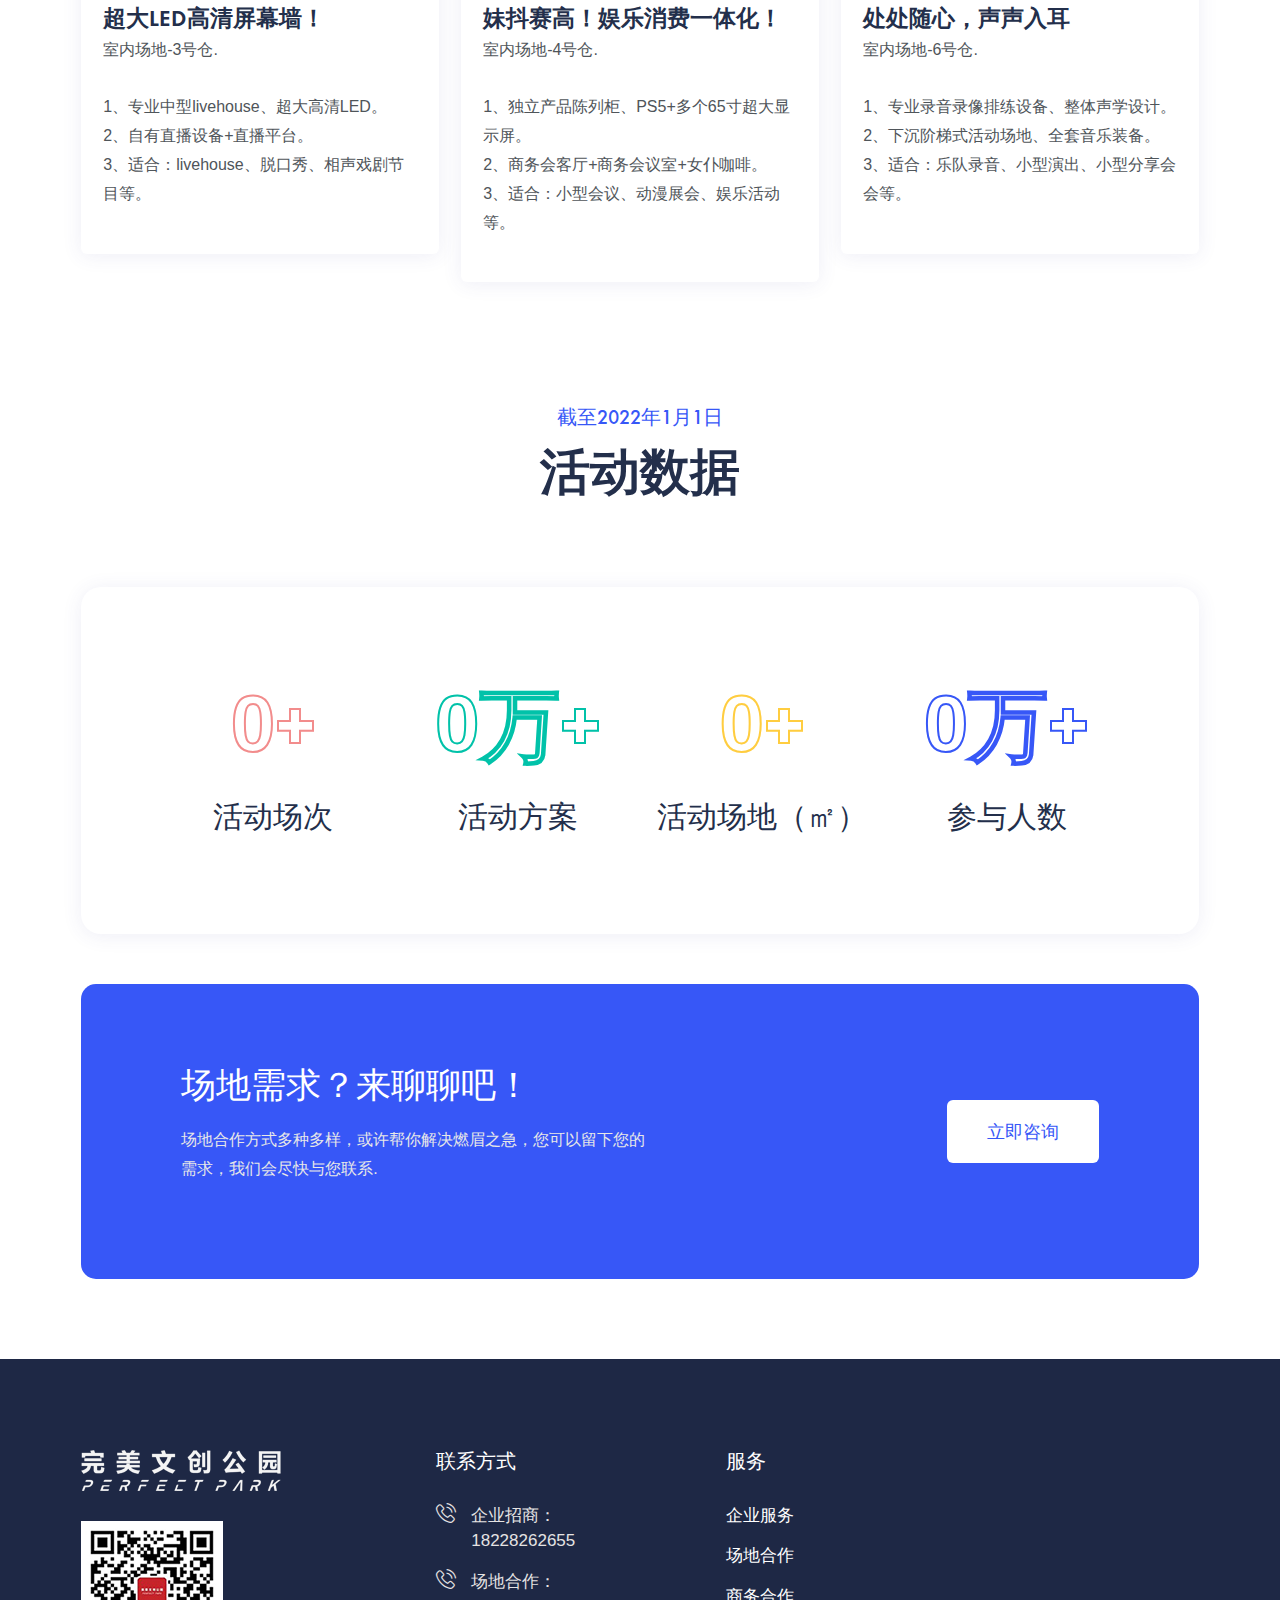
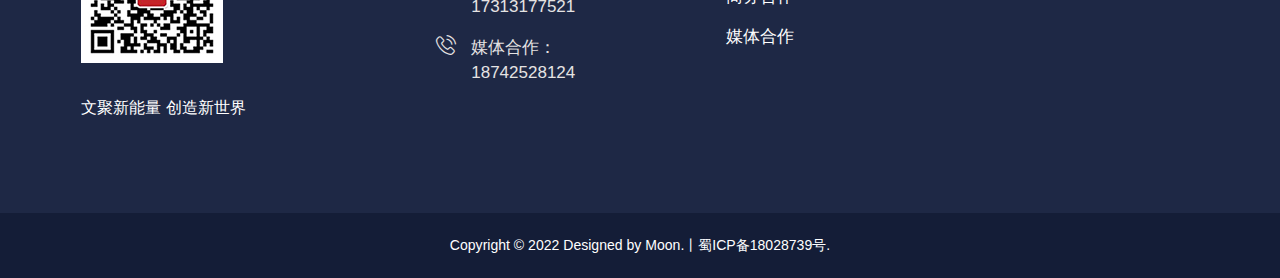
<file: index-3.html>
<!DOCTYPE html>
<html lang="en">

<head>
    <meta charset="utf-8">
    <meta http-equiv="X-UA-Compatible" content="IE=edge">
    <meta name="viewport" content="width=device-width, initial-scale=1">
    <meta name="author" content="wpOceans">

    <title>场地合作</title>
    <link href="assets/css/themify-icons.css" rel="stylesheet">
    <link href="assets/css/flaticon.css" rel="stylesheet">
    <link href="assets/css/bootstrap.min.css" rel="stylesheet">
    <link href="assets/css/animate.css" rel="stylesheet">
    <link href="assets/css/owl.carousel.css" rel="stylesheet">
    <link href="assets/css/owl.theme.css" rel="stylesheet">
    <link href="assets/css/slick.css" rel="stylesheet">
    <link href="assets/css/slick-theme.css" rel="stylesheet">
    <link href="assets/css/swiper.min.css" rel="stylesheet">
    <link href="assets/css/owl.transitions.css" rel="stylesheet">
    <link href="assets/css/jquery.fancybox.css" rel="stylesheet">
    <link href="assets/css/odometer-theme-default.css" rel="stylesheet">
    <link href="assets/css/component.css" rel="stylesheet">
    <link href="assets/css/style.css" rel="stylesheet">
    <link href="assets/css/responsive.css" rel="stylesheet">
</head>

<body>

    <!-- 加载 -->
    <div class="page-wrapper">
        <div class="preloader">
            <div class="angular-shape">
                <div></div>
                <div></div>
                <div></div>
            </div>
            <div class="spinner">
                <div class="double-bounce1"></div>
                <div class="double-bounce2"></div>
            </div>
        </div>
        <!-- 加载 -->
        <!-- 导航 -->
        <header id="header">
            <div class="wpo-site-header">
                <nav class="navigation navbar navbar-expand-lg navbar-light">
                    <div class="container-fluid">
                        <div class="row align-items-center">
                            <div class="col-lg-3 col-md-3 col-6">
                                <div class="navbar-header">
                                    <button type="button" class="navbar-toggler open-btn">
                                        <span class="sr-only">
                                            企业服务
                                        </span>
                                        <span class="icon-bar first-angle"></span>
                                        <span class="icon-bar middle-angle"></span>
                                        <span class="icon-bar last-angle"></span>
                                    </button>
                                    <a class="navbar-brand" href="index.html"><img src="assets/images/logo.png"
                                            alt=""></a>
                                </div>
                            </div>
                            <div class="col-lg-6 col-md-2 col-1">
                                <div id="navbar" class="collapse navbar-collapse navigation-holder">
                                    <button class="close-navbar"><i class="ti-close"></i></button>
                                    <ul class="nav navbar-nav mb-2 mb-lg-0">
                                        <li><a href="index.html">企业服务</a> </li>
                                        <li><a class="active" href="index-3.html">场地合作</a></li>
                                        <li><a href="index-2.html">商务合作</a></li>
                                        <li><a href="index-4.html">媒体合作</a></li>
                                        <li><a href="https://perfectpark.games.wanmei.com/hd/meteor_museum/pc/index.html#/home">星像馆</a></li>
                                        
                                    </ul>
                                    <div id="dl-menu" class="dl-menuwrapper">
                                        <button class="dl-trigger">打开菜单</button>
                                        <ul class="dl-menu">
                                            <li>
                                                <a href="index.html">企业服务</a>

                                            </li>
                                            <li><a href="index-3.html">场地合作</a></li>

                                            <li><a href="index-2.html">商务合作</a></li>
                                            <li><a href="index-4.html">媒体合作</a></li>
                                            <li><a href="https://perfectpark.games.wanmei.com/hd/meteor_museum/pc/index.html#/home">星像馆</a></li>
                                            
                                        </ul>
                                    </div>
                                </div>
                            </div>
                            <div class="col-lg-3 col-md-4 col-4">
                                <div class="header-right">
                                    <div class="close-form">
                                        <a class="theme-btn" href="contact.html">联系我们</a>
                                    </div>
                                    <div class="header-search-form-wrapper">

                                    </div>
                                </div>
                            </div>
                        </div>
                    </div>
                </nav>
            </div>
        </header>
        <!-- 导航 -->
        <!-- 场地合作 -->
        <section class="wpo-hero-section-1 wpo-hero-section-2">
            <div class="container">
                <div class="row">
                    <div class="col col-xs-6 col-lg-6">
                        <div class="wpo-hero-section-text">
                            <div class="wpo-hero-title-top">
                                <span>完美文创公园|场地合作</span>
                            </div>
                            <div class="wpo-hero-title">
                                <h2>各就位，预备，<br>搞定。</h2>
                            </div>
                            <div class="wpo-hero-subtitle">
                                <p>各种需求，都有合适的场地，<br>还可以为您轻松处理诸多事务。</p>
                            </div>
                            <div class="btns">
                                <a href="space.html" class="btn theme-btn">了解场地</a>
                            </div>
                        </div>
                    </div>
                </div>
            </div>
            <div class="right-vec">
                <div class="right-img">
                    <div class="r-img">
                        <img src="assets/images/slider/right-img2.png" alt="">
                    </div>
                    <div class="wpo-happy-client">
                        <div class="wpo-happy-client-text">
                            <h3>40000+</h3>
                            <p>2021年活动参与人数</p>
                        </div>
                        <div class="wpo-happy-client-img">
                            <ul class="wpo-happy-client-slide owl-carousel">
                                <li><img src="assets/images/slider/client1.png" alt=""></li>
                                <li><img src="assets/images/slider/client2.png" alt=""></li>
                                <li><img src="assets/images/slider/client3.png" alt=""></li>
                                <li><img src="assets/images/slider/client4.png" alt=""></li>
                                <li><img src="assets/images/slider/client5.png" alt=""></li>
                            </ul>
                        </div>
                    </div>
                </div>

            </div>

        </section>
        <!-- 场地合作 -->
        <!-- 介绍 -->
        <section class="wpo-features-section section-padding">
            <div class="container">
                <div class="row">
                    <div class="col-lg-4 col-md-6 col-12">
                        <div class="wpo-features-item">
                            <div class="wpo-features-icon">
                                <div class="icon">
                                    <img src="assets/images/icon/document.svg" alt="">
                                </div>
                            </div>
                            <div class="wpo-features-text">
                                <h2><a href="service-single.html">活动场地</a></h2>
                                <p>完美文创公园具备举办各类活动的场地，无论是小型会议、大型演出、甚至是专业录音、乐队彩排等都能轻松搞定。</p>
                            </div>
                        </div>
                    </div>
                    <div class="col-lg-4 col-md-6 col-12">
                        <div class="wpo-features-item">
                            <div class="wpo-features-icon">
                                <div class="icon">
                                    <img src="assets/images/icon/bar-graph.svg" alt="">
                                </div>
                            </div>
                            <div class="wpo-features-text">
                                <h2><a href="service-single.html">设施配套</a></h2>
                                <p>完美文创公园完善的基础设施与稳定的供应商帮您从设计、物料、器材等各方面做好一切准备。并尽可能节省成本。</p>
                            </div>
                        </div>
                    </div>
                    <div class="col-lg-4 col-md-6 col-12">
                        <div class="wpo-features-item">
                            <div class="wpo-features-icon">
                                <div class="icon">
                                    <img src="assets/images/icon/clipboard.svg" alt="">
                                </div>
                            </div>
                            <div class="wpo-features-text">
                                <h2><a href="service-single.html">团队服务</a></h2>
                                <p>我们的活动团队，和你的团队一条心，你可以更轻松的处理各种事务，如报批报备、疫情防控、政策咨询等。</p>
                            </div>
                        </div>
                    </div>
                </div>
            </div>
        </section>
        <!-- 介绍 -->

        <!-- 场地介绍 -->
        <section class="wpo-about-section">
            <div class="container">
                <div class="row">
                    <div class="col-lg-6 col-md-12 col-12">
                        <div class="wpo-about-wrap">
                            <div class="wpo-about-img">
                                <img src="assets/images/changdi.jpg" alt="">
                                <div class="wpo-ab-shape-1"><img src="assets/images/ab-shape-1.png" alt=""></div>
                                <div class="wpo-ab-shape-2"><img src="assets/images/ab-shape-2.png" alt=""></div>
                            </div>
                        </div>
                    </div>
                    <div class="col-lg-6 col-md-12 col-12">
                        <div class="wpo-about-text">
                            <div class="wpo-about-icon">
                                <div class="icon">
                                    <img src="assets/images/icon/badge.svg" alt="">
                                </div>
                            </div>
                            <div class="wpo-about-icon-content">
                                <h2><b>大小场地到<span>动态线路</span><br>一站搞定</b></h2>
                                <p>完美文创公园有众多各类型的场地可以举办诸如：艺术展、集市、动漫展、论坛、峰会、答谢会、车展、室外音乐节、集市、小型音乐会等众多活动，同时园区的动态路线也能胜任展览、研学游等大型活动。
                                </p>
                                <div class="signeture">
                                    <span><img src="assets/images/signeture.png" alt=""></span>
                                    <p>完美文创公园 场地运营小组</p>
                                </div>
                                <a class="theme-btn" href="space.html">了解更多场地信息</a>
                            </div>
                        </div>
                    </div>
                </div>
            </div>
        </section>
        <!-- 场地介绍 -->
        <!-- 场地服务 -->
        <section class="wpo-service-section section-padding">
            <div class="container">
                <div class="row">
                    <div class="col-12">
                        <div class="wpo-section-title">
                            <span>场地服务</span>
                            <h2><b>六个重点，省心，省心，还是省心。</b></h2>
                        </div>
                    </div>
                </div>
                <div class="row">
                    <div class="col-lg-4 col-md-6 col-12">
                        <div class="wpo-service-item">
                            <div class="wpo-service-icon">
                                <div class="icon">
                                    <img src="assets/images/icon/clipboard.svg" alt="">
                                </div>
                            </div>
                            <div class="wpo-service-text">
                                <h2><a href="service-single.html">你的小型团队</a></h2>
                                <p>我们的小型团队，也是你的团队，会根据预算建议合理的场地、物料，同时提供优惠的价格，找出合适您的活动方案，持续的支持，让你更无后顾之忧。</p>
                            </div>
                        </div>
                    </div>
                    <div class="col-lg-4 col-md-6 col-12">
                        <div class="wpo-service-item">
                            <div class="wpo-service-icon">
                                <div class="icon">
                                    <img src="assets/images/icon/briefcase.svg" alt="">
                                </div>
                            </div>
                            <div class="wpo-service-text">
                                <h2><a href="service-single.html">省心的活动物料</a></h2>
                                <p>我们为您提供提供充足的展示空间以及部分只需要更换设计的活动物料，如易拉宝，大横架、尽量降低您的成本。当然，如您需要定制，我们同样搞定。</p>
                            </div>
                        </div>
                    </div>
                    <div class="col-lg-4 col-md-6 col-12">
                        <div class="wpo-service-item">
                            <div class="wpo-service-icon">
                                <div class="icon">
                                    <img src="assets/images/icon/chart.svg" alt="">
                                </div>
                            </div>
                            <div class="wpo-service-text">
                                <h2><a href="service-single.html">预案先人一步</a></h2>
                                <p>我们的团队随时准备处理突发情况，所需的消防、医疗、天气等种种预案与突发状况可以轻松应对，为活动做好准备，让一切顺利运转。</p>
                            </div>
                        </div>
                    </div>
                    <div class="col-lg-4 col-md-6 col-12">
                        <div class="wpo-service-item">
                            <div class="wpo-service-icon">
                                <div class="icon">
                                    <img src="assets/images/icon/badge.svg" alt="">
                                </div>
                            </div>
                            <div class="wpo-service-text">
                                <h2><a href="service-single.html">活动报批报备</a></h2>
                                <p>我们为您协调活动的公安机关报批报备工作，将对应您的活动方案准备包括安保、疏散、疫情防控等各方面措施。场地内外，祝您一臂之力。</p>
                            </div>
                        </div>
                    </div>
                    <div class="col-lg-4 col-md-6 col-12">
                        <div class="wpo-service-item">
                            <div class="wpo-service-icon">
                                <div class="icon">
                                    <img src="assets/images/icon/goal.svg" alt="">
                                </div>
                            </div>
                            <div class="wpo-service-text">
                                <h2><a href="service-single.html">创意实现它</a></h2>
                                <p>
                                    给好点子一个立足点，很多时候，你的需求只有你自己最清楚，有了我们的帮助与协调各方资源，与您一同实现奇思妙想，并使或其按你所期待的方式实现。
                                </p>
                            </div>
                        </div>
                    </div>
                    <div class="col-lg-4 col-md-6 col-12">
                        <div class="wpo-service-item">
                            <div class="wpo-service-icon">
                                <div class="icon">
                                    <img src="assets/images/icon/handshake.svg" alt="">
                                </div>
                            </div>
                            <div class="wpo-service-text">
                                <h2><a href="service-single.html">特殊时期安全</a></h2>
                                <p>特殊时期，健康与安全始终放在首位，我们首先考虑员工与参与人员的健康与安全，在确保个人防护设施、执行深度清洁规定之外，还在场地布置了个人消毒设施。</p>
                            </div>
                        </div>
                    </div>
                </div>
            </div>
        </section>
        <!-- 场地服务 -->

        <!-- 更多场地 -->
        <section class="wpo-gallery-section" style="padding-bottom: 1px;">
            <div class="container">
                <div class="row align-items-center">
                    <div class="col-lg-6 col-sm-8">
                        <div class="wpo-section-title">
                            <span>完美文创公园|场地合作</span>
                            <h2><b>灵活的场地，<br>自由的想象力。</b></h2>
                        </div>
                    </div>
                    <div class="col-lg-6 col-sm-4">
                        <div class="wpo-section-title-button">
                            <a href="space.html">更多场地</a>
                        </div>
                    </div>
                </div>
            </div>
            </section>
        <section class="wpo-blog-section section-padding" style="padding-top: 20px;">        
            <div class="container">
                
                <div class="wpo-blog-items">
                    <div class="row">
                        <div class="col col-lg-4 col-md-6 col-12">
                            <div class="wpo-blog-item">
                                <div class="wpo-blog-img">
                                    <img src="assets/images/blog/yinyue.jpg" alt="">
                                </div>
                                <div class="wpo-blog-content">
                                    <div class="wpo-blog-content-top">
                                        <div class="wpo-blog-thumb">
                                            <span>2700㎡ ，容纳5000人</span>
                                        </div>
                                        <h2><a href="contact.html"><b>2700平米场地，"大"显精彩！</b></a></h2>
                                        <p>室外场地-红仓广场.<br><br>1、大型下沉式户外花园广场、音乐喷泉。<br>2、临街地铁口交通便利。<br>3、适合：大型品牌节、动漫展、集市、车展等。</p>
                                    </div> 
                                </div>
                            </div>
                        </div>
                        <div class="col col-lg-4 col-md-6 col-12">
                            <div class="wpo-blog-item">
                                <div class="wpo-blog-img">
                                    <img src="assets/images/blog/yinyue1.jpg" alt="">
                                </div>
                                <div class="wpo-blog-content">
                                    <div class="wpo-blog-content-top">
                                        <div class="wpo-blog-thumb">
                                            <span>1190㎡， 容纳1500人</span>
                                        </div>
                                        <h2><a href="contact.html"><b>露天星空广场，公园相接！</b></a></h2>
                                        <p>室外场地-完美广场.<br><br>1、下沉式阶梯广场、与二仙桥公园紧密相连。<br>2、网红火车头餐吧。<br>3、适合：室外音乐节、室外演出、签售会等。</p>
                                    </div>
                                </div>
                            </div>
                        </div>
                        <div class="col col-lg-4 col-md-6 col-12">
                            <div class="wpo-blog-item">
                                <div class="wpo-blog-img">
                                    <img src="assets/images/blog/yinyue2.jpg" alt="">
                                </div>
                                <div class="wpo-blog-content">
                                    <div class="wpo-blog-content-top">
                                        <div class="wpo-blog-thumb">
                                            <span>2200㎡（全场），容纳：800人</span>
                                        </div>
                                        <h2><a href="contact.html"><b>创意艺术空间，功能独立分区！</b></a></h2>
                                        <p>室内场地-8号仓.<br><br>1、多种组合空间、功能空间独立分区。<br>2、下层式多功能独立分区。<br>3、适合：室内沙龙、商业论坛、小型音乐演出等。</p>
                                    </div>
                                </div>
                            </div>
                        </div>
                    </div>
                </div>

                <div class="wpo-blog-items" style="padding-top:30px ;">
                    <div class="row">
                        <div class="col col-lg-4 col-md-6 col-12">
                            <div class="wpo-blog-item">
                                <div class="wpo-blog-img">
                                    <img src="assets/images/blog/changdi.jpg" alt="">
                                </div>
                                <div class="wpo-blog-content">
                                    <div class="wpo-blog-content-top">
                                        <div class="wpo-blog-thumb">
                                            <span>613.87㎡ ，容纳800人</span>
                                        </div>
                                        <h2><a href="contact.html"><b>超大LED高清屏幕墙！</b></a></h2>
                                        <p>室内场地-3号仓.<br><br>1、专业中型livehouse、超大高清LED。<br>2、自有直播设备+直播平台。<br>3、适合：livehouse、脱口秀、相声戏剧节目等。</p>
                                    </div> 
                                </div>
                            </div>
                        </div>
                        <div class="col col-lg-4 col-md-6 col-12">
                            <div class="wpo-blog-item">
                                <div class="wpo-blog-img">
                                    <img src="assets/images/blog/changdi1.jpg" alt="">
                                </div>
                                <div class="wpo-blog-content">
                                    <div class="wpo-blog-content-top">
                                        <div class="wpo-blog-thumb">
                                            <span>150㎡， 容纳100人</span>
                                        </div>
                                        <h2><a href="contact.html"><b>妹抖赛高！娱乐消费一体化！</b></a></h2>
                                        <p>室内场地-4号仓.<br><br>1、独立产品陈列柜、PS5+多个65寸超大显示屏。<br>2、商务会客厅+商务会议室+女仆咖啡。<br>3、适合：小型会议、动漫展会、娱乐活动等。</p>
                                    </div>
                                </div>
                            </div>
                        </div>
                        <div class="col col-lg-4 col-md-6 col-12">
                            <div class="wpo-blog-item">
                                <div class="wpo-blog-img">
                                    <img src="assets/images/blog/changdi3.jpg" alt="">
                                </div>
                                <div class="wpo-blog-content">
                                    <div class="wpo-blog-content-top">
                                        <div class="wpo-blog-thumb">
                                            <span>200㎡，容纳：100人</span>
                                        </div>
                                        <h2><a href="contact.html"><b>处处随心，声声入耳</b></a></h2>
                                        <p>室内场地-6号仓.<br><br>1、专业录音录像排练设备、整体声学设计。<br>2、下沉阶梯式活动场地、全套音乐装备。<br>3、适合：乐队录音、小型演出、小型分享会会等。</p>
                                    </div>
                                </div>
                            </div>
                        </div>
                    </div>
                </div>
            </div>
        </section>
        <!-- 更多场地-->
        <!-- 活动数据 -->
        <section class="wpo-pricing-section " style="padding-bottom: 30px;">
            <div class="row">
                <div class="col-12">
                    <div class="wpo-section-title">
                        <span>截至2022年1月1日</span>
                        <h2><b>活动数据</b></h2>
                    </div>
                </div>
            </div>
        </section>
        <!-- 活动数据 -->
        <section class="wpo-fun-fact-section wpo-fun-fact-section-s2">
            <div class="container">
                <div class="row">
                    <div class="col col-xs-12">
                        <div class="wpo-fun-fact-grids clearfix">
                            <div class="grid">
                                <div class="info">
                                    <h3><span class="odometer" data-count="2000">00</span>+</h3>
                                    <p>活动场次</p>
                                </div>
                            </div>
                            <div class="grid">
                                <div class="info">
                                    <h3><span class="odometer" data-count="4">00</span>万+</h3>
                                    <p>活动方案</p>
                                </div>
                            </div>
                            <div class="grid">
                                <div class="info">
                                    <h3><span class="odometer" data-count="8000">00</span>+</h3>
                                    <p>活动场地（㎡）</p>
                                </div>
                            </div>
                            <div class="grid">
                                <div class="info">
                                    <h3><span class="odometer" data-count="50"></span>万+</h3>
                                    <p>参与人数</p>
                                </div>
                            </div>
                        </div>
                    </div>
                </div>
            </div> 
        </section>

        <!-- 活动数据 -->
        <section class="wpo-blog-section" style="padding-top: 50px;">
            <div class="container">


            </div>
        </section>
        <!--联系我们-->
        <section class="wpo-support-section" style="padding-bottom:80px ;">
            <div class="container">
                <div class="wpo-support-wrapper">
                    <div class="wpo-support-text">
                        <h2>场地需求？来聊聊吧！</h2>
                        <p>场地合作方式多种多样，或许帮你解决燃眉之急，您可以留下您的需求，我们会尽快与您联系.</p>
                    </div>
                    <div class="wpo-support-btn">
                        <a href="contact.html">立即咨询</a>
                    </div>
                </div>
            </div>
        </section>
        <!--联系我们-->


        <!-- 底部 -->
        <footer class="wpo-site-footer">
            <div class="wpo-upper-footer">
                <div class="container">
                    <div class="row">
                        <div class="col col-lg-3 col-md-6 col-sm-12 col-12">
                            <div class="widget about-widget">
                                <div class="logo widget-title">
                                    <img src="assets/images/logo2.png" alt="blog">
                                </div>
                                <div style="width: 30%" class="logo widget-title">
                                    <img src="assets/images/erweima.jpg" alt="blog">
                                </div>
                                <p>文聚新能量 创造新世界</p>

                            </div>
                        </div>
                        <div class="col col-lg-3 col-md-6 col-sm-12 col-12">
                            <div class="widget wpo-service-link-widget">
                                <div class="widget-title">
                                    <h3>联系方式</h3>
                                </div>
                                <div class="contact-ft">
                                    <ul>
                                        <li><i class="fi flaticon-phone-call"></i>企业招商：18228262655</li>
                                        <li><i class="fi flaticon-phone-call"></i>场地合作：17313177521</li>
                                        <li><i class="fi flaticon-phone-call"></i>媒体合作：18742528124</li>
                                    </ul>
                                </div>
                            </div>
                        </div>
                        <div class="col col-lg-3 col-md-6 col-sm-12 col-12">
                            <div class="widget link-widget">
                                <div class="widget-title">
                                    <h3>服务</h3>
                                </div>
                                <ul>
                                    <li><a href="index.html">企业服务</a></li>
                                    <li><a href="index-3.html">场地合作</a></li>
                                    <li><a href="index-2.html">商务合作</a></li>
                                    <li><a href="index-4.html">媒体合作</a></li>
                                </ul>
                            </div>
                        </div>


                    </div>
                </div>
            </div>
            <div class="wpo-lower-footer">
                <div class="container">
                    <div class="row">
                        <div class="col col-xs-12">
                            <p class="copyright"> Copyright &copy; 2022 Designed by <a
                                    href="https://zengshushu.github.io/PersonalWebSite/">Moon</a>.丨蜀ICP备18028739号.</p>
                        </div>
                    </div>
                </div>
            </div>
        </footer>
    </div>
    <!--底部 -->

    <!-- JS↓
    ================================================== -->
    <script src="assets/js/jquery.min.js"></script>
    <script src="assets/js/bootstrap.bundle.min.js"></script>
    <script src="assets/js/modernizr.custom.js"></script>
    <script src="assets/js/jquery.dlmenu.js"></script>
    <script src="assets/js/jquery-plugin-collection.js"></script>
    <script src="assets/js/script.js"></script>
</body>

</html>
</file>
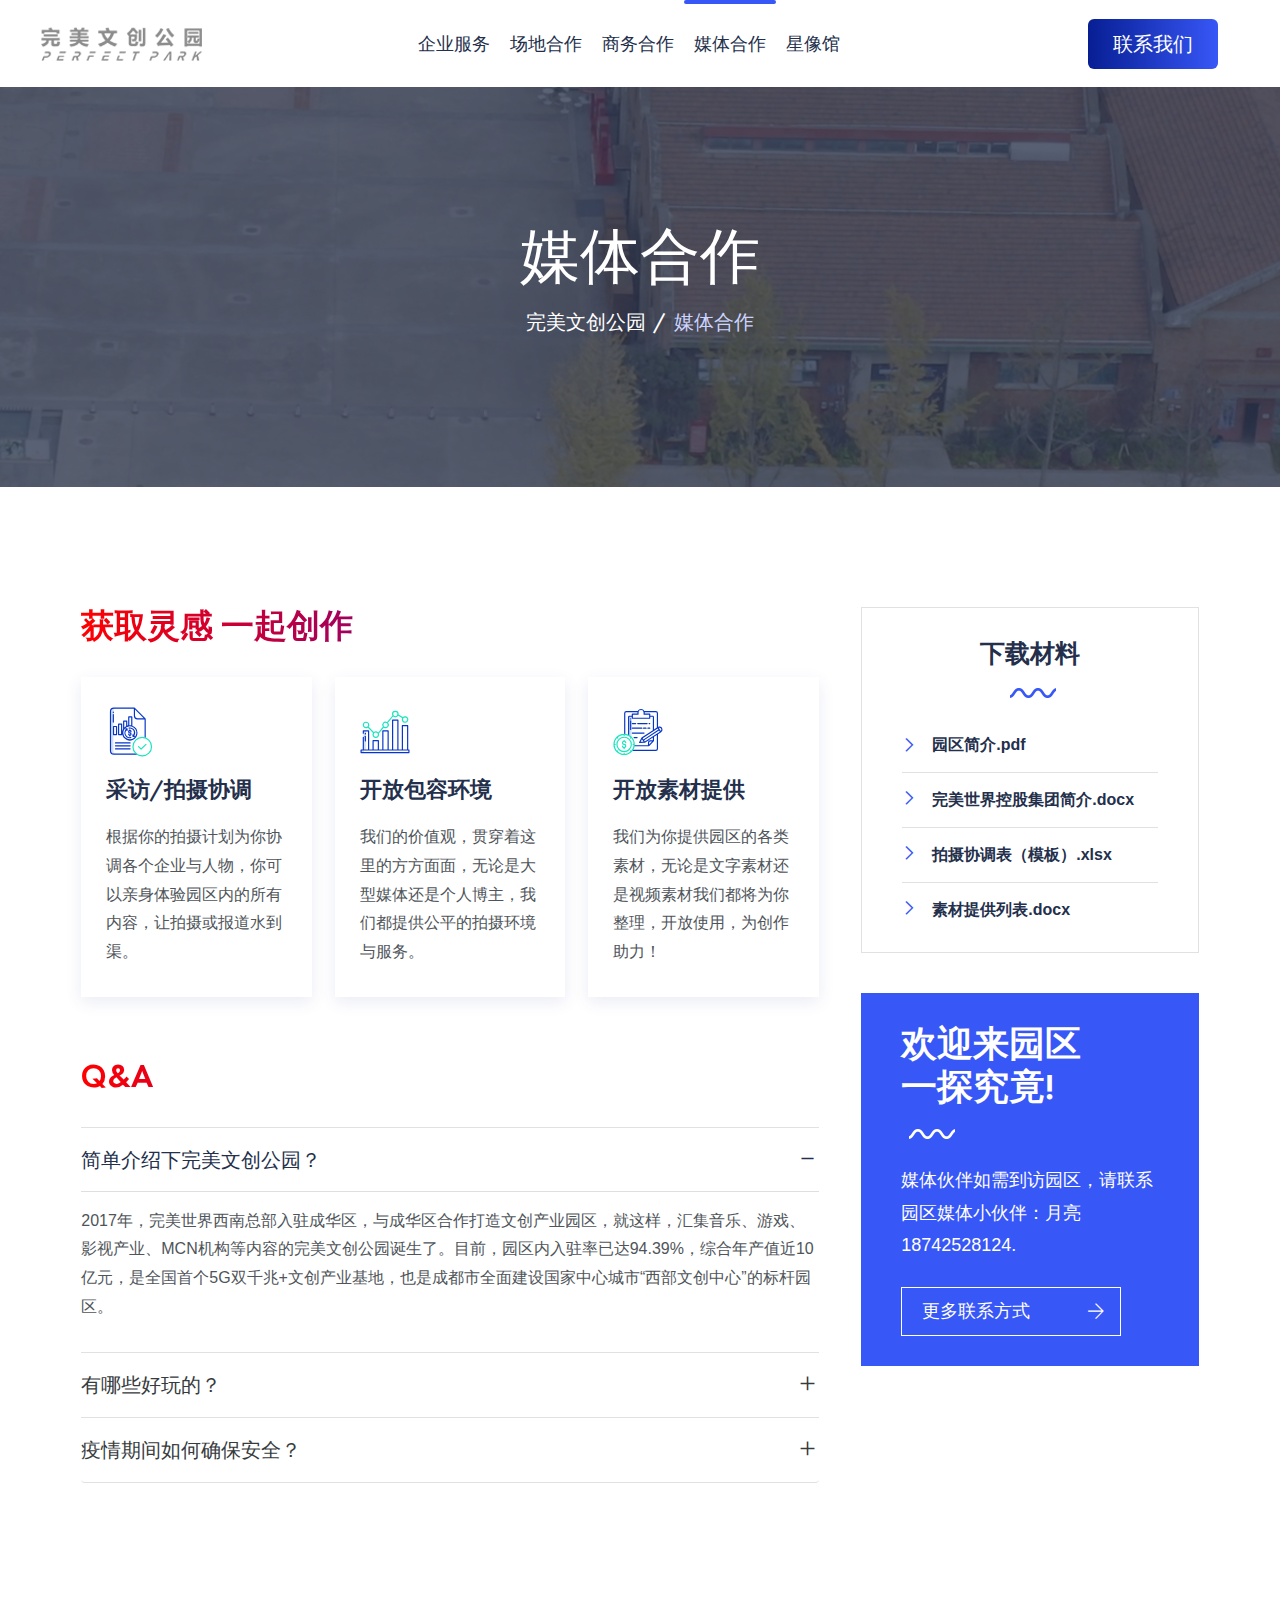
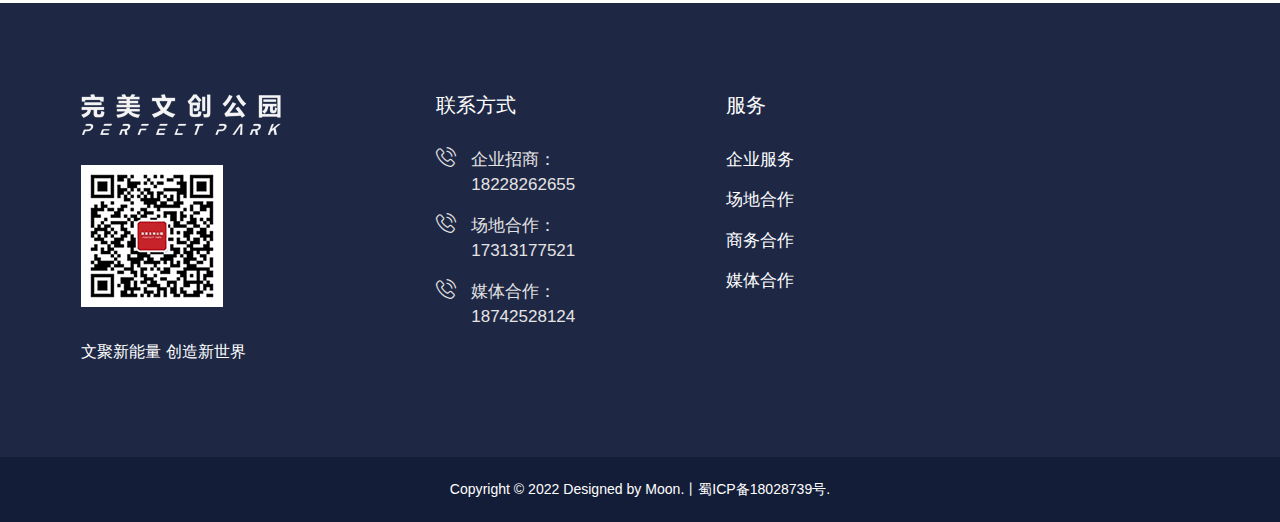
<file: index-4.html>
<!DOCTYPE html>
<html lang="en">

<head>
    <meta charset="utf-8">
    <meta name="viewport" content="width=device-width, initial-scale=1">
    <meta name="author" content="wpOceans">
    <title> 媒体合作</title>
    <link href="assets/css/themify-icons.css" rel="stylesheet">
    <link href="assets/css/flaticon.css" rel="stylesheet">
    <link href="assets/css/bootstrap.min.css" rel="stylesheet">
    <link href="assets/css/animate.css" rel="stylesheet">
    <link href="assets/css/owl.carousel.css" rel="stylesheet">
    <link href="assets/css/owl.theme.css" rel="stylesheet">
    <link href="assets/css/slick.css" rel="stylesheet">
    <link href="assets/css/slick-theme.css" rel="stylesheet">
    <link href="assets/css/swiper.min.css" rel="stylesheet">
    <link href="assets/css/owl.transitions.css" rel="stylesheet">
    <link href="assets/css/jquery.fancybox.css" rel="stylesheet">
    <link href="assets/css/odometer-theme-default.css" rel="stylesheet">
    <link href="assets/css/component.css" rel="stylesheet">
    <link href="assets/css/style.css" rel="stylesheet">
    <link href="assets/css/responsive.css" rel="stylesheet">
</head>

<body>

    <!--加载 -->
    <div class="page-wrapper">
        <div class="preloader">
            <div class="angular-shape">
                <div></div>
                <div></div>
                <div></div>
            </div>
            <div class="spinner">
              <div class="double-bounce1"></div>
              <div class="double-bounce2"></div>
            </div>
        </div>
        <!-- 加载 -->
         <!-- 导航 -->
         <header id="header">
            <div class="wpo-site-header">
                <nav class="navigation navbar navbar-expand-lg navbar-light">
                    <div class="container-fluid">
                        <div class="row align-items-center">
                            <div class="col-lg-3 col-md-3 col-6">
                                <div class="navbar-header">
                                    <button type="button" class="navbar-toggler open-btn">
                                        <span class="sr-only">
                                            企业服务
                                        </span>
                                        <span class="icon-bar first-angle"></span>
                                        <span class="icon-bar middle-angle"></span>
                                        <span class="icon-bar last-angle"></span>
                                    </button>
                                    <a class="navbar-brand" href="index.html"><img src="assets/images/logo.png"
                                            alt=""></a>
                                </div>
                            </div>
                            <div class="col-lg-6 col-md-2 col-1">
                                <div id="navbar" class="collapse navbar-collapse navigation-holder">
                                    <button class="close-navbar"><i class="ti-close"></i></button>
                                    <ul class="nav navbar-nav mb-2 mb-lg-0">
                                        <li><a href="index.html">企业服务</a> </li>
                                        <li><a href="index-3.html">场地合作</a></li>
                                        <li><a href="index-2.html">商务合作</a></li>
                                        <li><a class="active" href="index-4.html">媒体合作</a></li>
                                        <li><a href="https://perfectpark.games.wanmei.com/hd/meteor_museum/pc/index.html#/home">星像馆</a></li>                                    
                                    </ul>
                                    <div id="dl-menu" class="dl-menuwrapper">
                                        <button class="dl-trigger">打开菜单</button>
                                        <ul class="dl-menu">
                                            <li>
                                                <a href="index.html">企业服务</a>

                                            </li>
                                            <li><a href="index-3.html">场地合作</a></li>

                                            <li><a href="index-2.html">商务合作</a></li>
                                            <li><a href="index-4.html">媒体合作</a></li>
                                            <li><a href="https://perfectpark.games.wanmei.com/hd/meteor_museum/pc/index.html#/home">星像馆</a></li>
                                           
                                        </ul>
                                    </div>
                                </div>
                            </div>
                            <div class="col-lg-3 col-md-4 col-4">
                                <div class="header-right">
                                    <div class="close-form">
                                        <a class="theme-btn" href="contact.html">联系我们</a>
                                    </div>
                                    <div class="header-search-form-wrapper">

                                    </div>
                                </div>
                            </div>
                        </div>
                    </div>
                </nav>
            </div>
        </header>
        <!-- 导航 -->
        <!-- 媒体合作 -->
        <div class="wpo-breadcumb-area">
            <div class="container">
                <div class="row">
                    <div class="col-12">
                        <div class="wpo-breadcumb-wrap">
                            <h2>媒体合作</h2>
                            <ul>
                                <li><span>完美文创公园</span></li>
                                <li><span>媒体合作</span></li>
                            </ul>
                        </div>
                    </div>
                </div>
            </div>
        </div>
        <!-- 媒体合作-->
        <section class="wpo-service-single-section section-padding">
            <div class="container">
                <div class="row">
                    <div class="col-lg-8 col-md-12">
                        <div class="wpo-service-single-wrap">
                           
                            <div class="wpo-solutions-section">
                                <h2 style="background: linear-gradient(to right, red, blue); -webkit-background-clip: text; color: transparent;" ><b>获取灵感 一起创作</b></h2>
                                <div class="row">
                                    <div class="col-lg-4 col-md-6 col-12">
                                        <div class="wpo-solutions-item">
                                            <div class="wpo-solutions-icon">
                                                <div class="icon">
                                                    <img src="assets/images/icon/document.svg" alt="">
                                                </div>
                                            </div>
                                            <div class="wpo-solutions-text">
                                                <h2><a href="service-single.html"><b>采访/拍摄协调</b></a></h2>
                                                <p>根据你的拍摄计划为你协调各个企业与人物，你可以亲身体验园区内的所有内容，让拍摄或报道水到渠。</p>
                                            </div>
                                        </div>
                                    </div>
                                    <div class="col-lg-4 col-md-6 col-12">
                                        <div class="wpo-solutions-item">
                                            <div class="wpo-solutions-icon">
                                                <div class="icon">
                                                    <img src="assets/images/icon/bar-graph.svg" alt="">
                                                </div>
                                            </div>
                                            <div class="wpo-solutions-text">
                                                <h2><a href="service-single.html"><b>开放包容环境</b></a></h2>
                                                <p>我们的价值观，贯穿着这里的方方面面，无论是大型媒体还是个人博主，我们都提供公平的拍摄环境与服务。</p>
                                            </div>
                                        </div>
                                    </div>
                                    <div class="col-lg-4 col-md-6 col-12">
                                        <div class="wpo-solutions-item">
                                            <div class="wpo-solutions-icon">
                                                <div class="icon">
                                                    <img src="assets/images/icon/clipboard.svg" alt="">
                                                </div>
                                            </div>
                                            <div class="wpo-solutions-text">
                                                <h2><a href="service-single.html"><b>开放素材提供</b></a></h2>
                                                <p>我们为你提供园区的各类素材，无论是文字素材还是视频素材我们都将为你整理，开放使用，为创作助力！</p>
                                            </div>
                                        </div>
                                    </div>
                                </div>
                            </div>
                            <div class="wpo-benefits-section">
                                <h2 style="background: linear-gradient(to right, red, blue); -webkit-background-clip: text; color: transparent;">Q&A</h2>
                                <div class="row">
                                    <div class="col-lg-12 col-12">
                                        <div class="wpo-benefits-item">
                                            <div class="accordion" id="accordionExample">
                                                <div class="accordion-item">
                                                  <h3 class="accordion-header" id="headingOne">
                                                    <button class="accordion-button" type="button" data-bs-toggle="collapse" data-bs-target="#collapseOne" aria-expanded="true" aria-controls="collapseOne">
                                                       简单介绍下完美文创公园？
                                                    </button>
                                                  </h3>
                                                  <div id="collapseOne" class="accordion-collapse collapse show" aria-labelledby="headingOne" data-bs-parent="#accordionExample">
                                                    <div class="accordion-body">
                                                       <p>2017年，完美世界西南总部入驻成华区，与成华区合作打造文创产业园区，就这样，汇集音乐、游戏、影视产业、MCN机构等内容的完美文创公园诞生了。目前，园区内入驻率已达94.39%，综合年产值近10亿元，是全国首个5G双千兆+文创产业基地，也是成都市全面建设国家中心城市“西部文创中心”的标杆园区。</p>
                                                    </div>
                                                  </div>
                                                </div>
                                                <div class="accordion-item">
                                                  <h3 class="accordion-header" id="headingTwo">
                                                    <button class="accordion-button collapsed" type="button" data-bs-toggle="collapse" data-bs-target="#collapseTwo" aria-expanded="false" aria-controls="collapseTwo">
                                                    有哪些好玩的？
                                                    </button>
                                                  </h3>
                                                  <div id="collapseTwo" class="accordion-collapse collapse" aria-labelledby="headingTwo" data-bs-parent="#accordionExample">
                                                    <div class="accordion-body">
                                                        <p>1、园区会有Livehouse现场、烛光音乐会、漫展、不定期的艺术展等众多活动。<br>2、有汉服工作室、剧本杀、女仆咖啡、DIY面包房等一众文创企业。<br>3、有录音棚等完整的音乐生态产业链，乐队常态化彩排，快来是园区偶遇爱豆！</p>
                                                    </div>
                                                  </div>
                                                </div>
                                                <div class="accordion-item">
                                                  <h3 class="accordion-header" id="headingThree">
                                                    <button class="accordion-button collapsed" type="button" data-bs-toggle="collapse" data-bs-target="#collapseThree" aria-expanded="false" aria-controls="collapseThree">
                                                      疫情期间如何确保安全？
                                                    </button>
                                                  </h3>
                                                  <div id="collapseThree" class="accordion-collapse collapse" aria-labelledby="headingThree" data-bs-parent="#accordionExample">
                                                    <div class="accordion-body">
                                                        <p>1、完美文创公园严格实行进出扫码测温，做好园区的“安全门”<br>2、园区严格实行着每日消毒，每天会有工作人员对园内进行消毒作业，最大限度确保园区内的清洁，做到让市民安心。<br>3、园区每日人员排查，收集人员体温、健康码、及是否途径中高风险地区。<br>4、企业外来人员需向园区报备，测体温、戴口罩、查验健康码。

                                                        </p>
                                                    </div>
                                                  </div>
                                                </div>
                                            </div>
                                        </div>
                                    </div>
                                </div>
                            </div>
                        </div>
                    </div>
                    <div class="col-lg-4 col-md-8">
                        <div class="wpo-single-sidebar">
                            <div class="wpo-service-widget widget">
                                 <h2><b>下载材料</b></h2>
                                 <ul>
                                     <li><a href="download/完美文创公园简介.pdf">园区简介.pdf</a></li>
                                     <li><a href="download/完美世界控股集团简介.docx">完美世界控股集团简介.docx</a></li>
                                     <li><a href="download/媒体拍摄协调表.xlsx">拍摄协调表（模板）.xlsx</a></li> 
                                     <li><a href="download/素材提供列表.docx">素材提供列表.docx</a></li>
                                 </ul>
                            </div>
                        
                            <div class="wpo-contact-widget widget">
                                 <h2>欢迎来园区<br> 一探究竟!</h2>
                                 <p>媒体伙伴如需到访园区，请联系园区媒体小伙伴：月亮 18742528124. </p>
                                 <a href="contact.html">更多联系方式</a>
                            </div>
                        </div>
                    </div>
                </div>
            </div>
        </section>


      <!--底部 -->
      <footer class="wpo-site-footer">
        <div class="wpo-upper-footer">
            <div class="container">
                <div class="row">
                    <div class="col col-lg-3 col-md-6 col-sm-12 col-12">
                        <div class="widget about-widget">
                            <div class="logo widget-title">
                                <img src="assets/images/logo2.png" alt="blog">
                            </div>
                            <div style="width: 30%" class="logo widget-title" >
                                <img src="assets/images/erweima.jpg"  alt="blog">
                            </div>
                            
                            <p>文聚新能量 创造新世界</p>

                        </div>
                    </div>
                    <div class="col col-lg-3 col-md-6 col-sm-12 col-12">
                        <div class="widget wpo-service-link-widget">
                            <div class="widget-title">
                                <h3>联系方式</h3>
                            </div>
                            <div class="contact-ft">
                                <ul>
                                    <li><i class="fi flaticon-phone-call"></i>企业招商：18228262655</li>
                                    <li><i class="fi flaticon-phone-call"></i>场地合作：17313177521</li>
                                    <li><i class="fi flaticon-phone-call"></i>媒体合作：18742528124</li>
                                </ul>
                            </div>
                        </div>
                    </div>
                    <div class="col col-lg-3 col-md-6 col-sm-12 col-12">
                        <div class="widget link-widget">
                            <div class="widget-title">
                                <h3>服务</h3>
                            </div>
                            <ul>
                                <li><a href="index.html">企业服务</a></li>
                                <li><a href="index-3.html">场地合作</a></li>
                                <li><a href="index-2.html">商务合作</a></li>
                                <li><a href="index-4.html">媒体合作</a></li>
                            </ul>
                        </div>
                    </div>


                </div>
            </div> 
        </div>
        <div class="wpo-lower-footer">
            <div class="container">
                <div class="row">
                    <div class="col col-xs-12">
                        <p class="copyright"> Copyright &copy; 2022 Designed by <a
                                href="https://zengshushu.github.io/PersonalWebSite/">Moon</a>.丨蜀ICP备18028739号.</p>
                    </div>
                </div>
            </div>
        </div>
    </footer>
    </div>

    <!-- JS文件↓
    ================================================== -->
    <script src="assets/js/jquery.min.js"></script>
    <script src="assets/js/bootstrap.bundle.min.js"></script>
    <script src="assets/js/modernizr.custom.js"></script>
    <script src="assets/js/jquery.dlmenu.js"></script>
    <script src="assets/js/jquery-plugin-collection.js"></script>
    <script src="assets/js/script.js"></script>
</body>

</html>
</file>
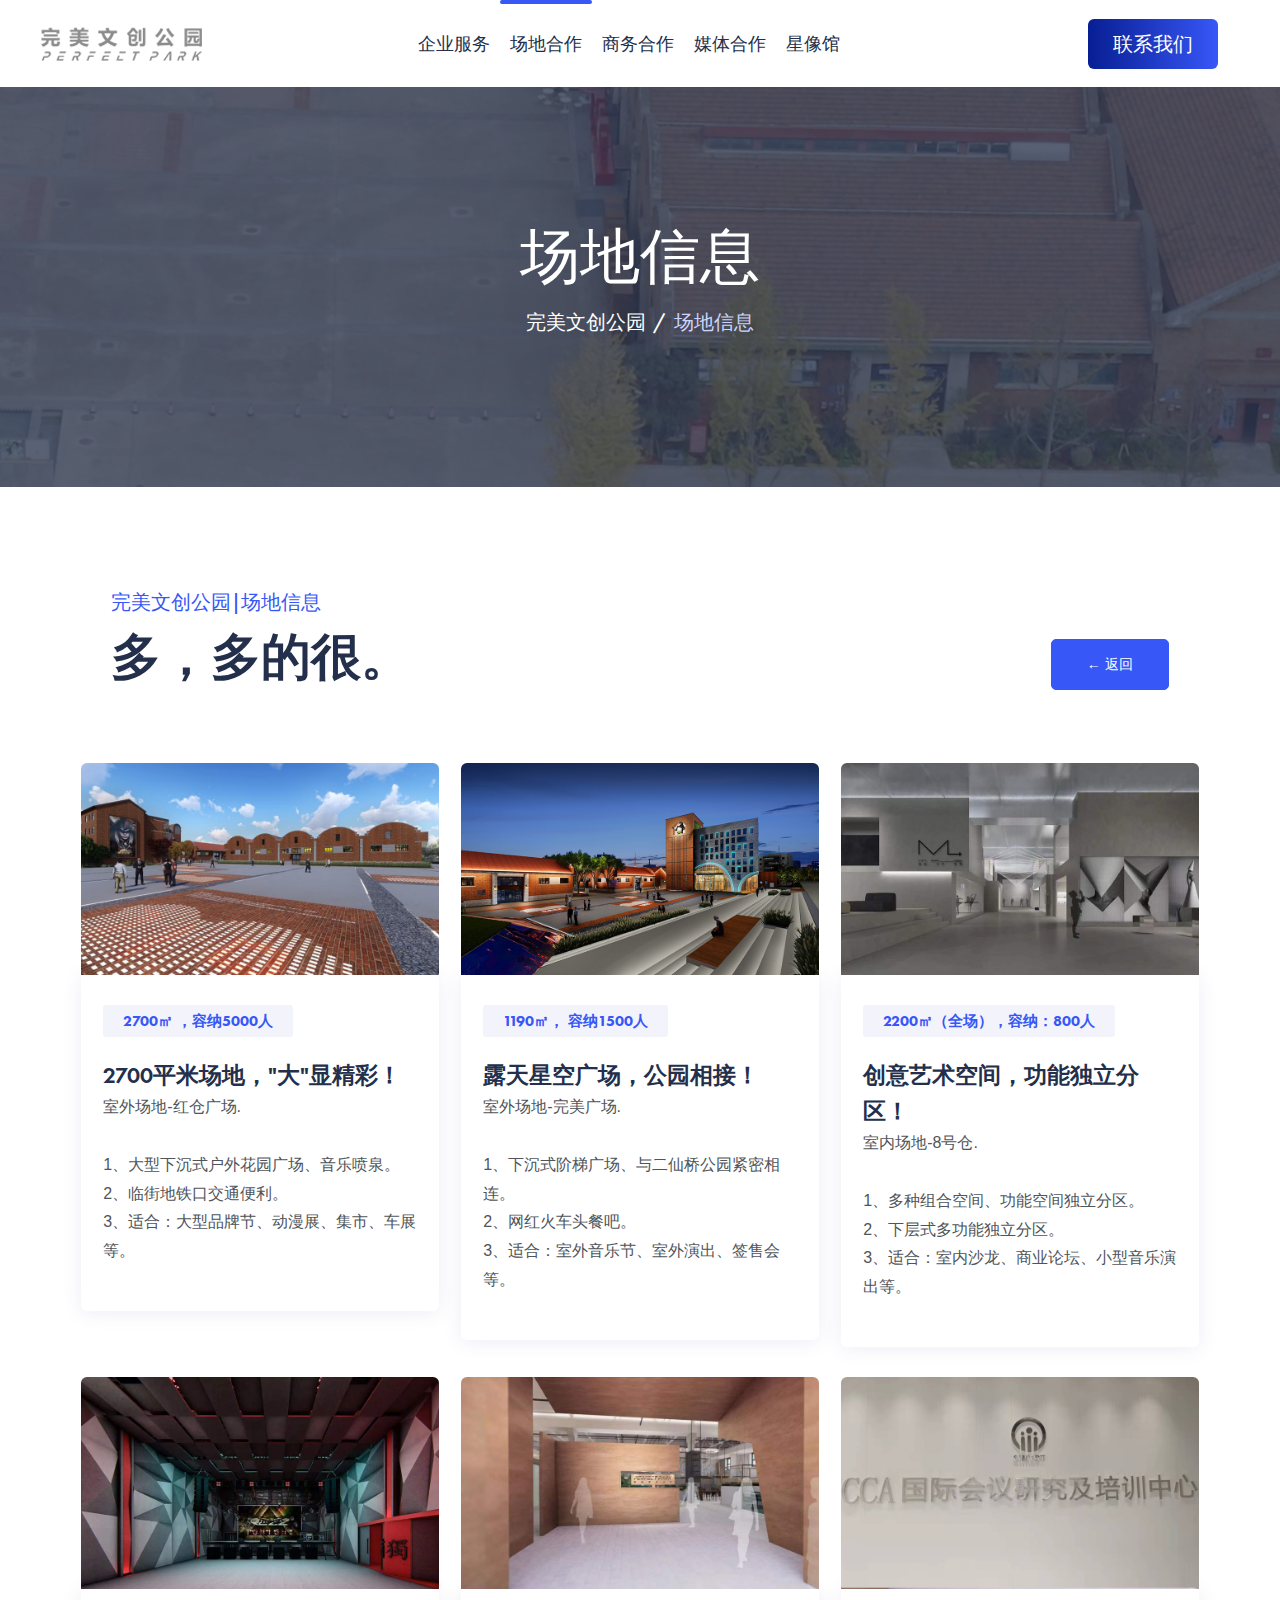
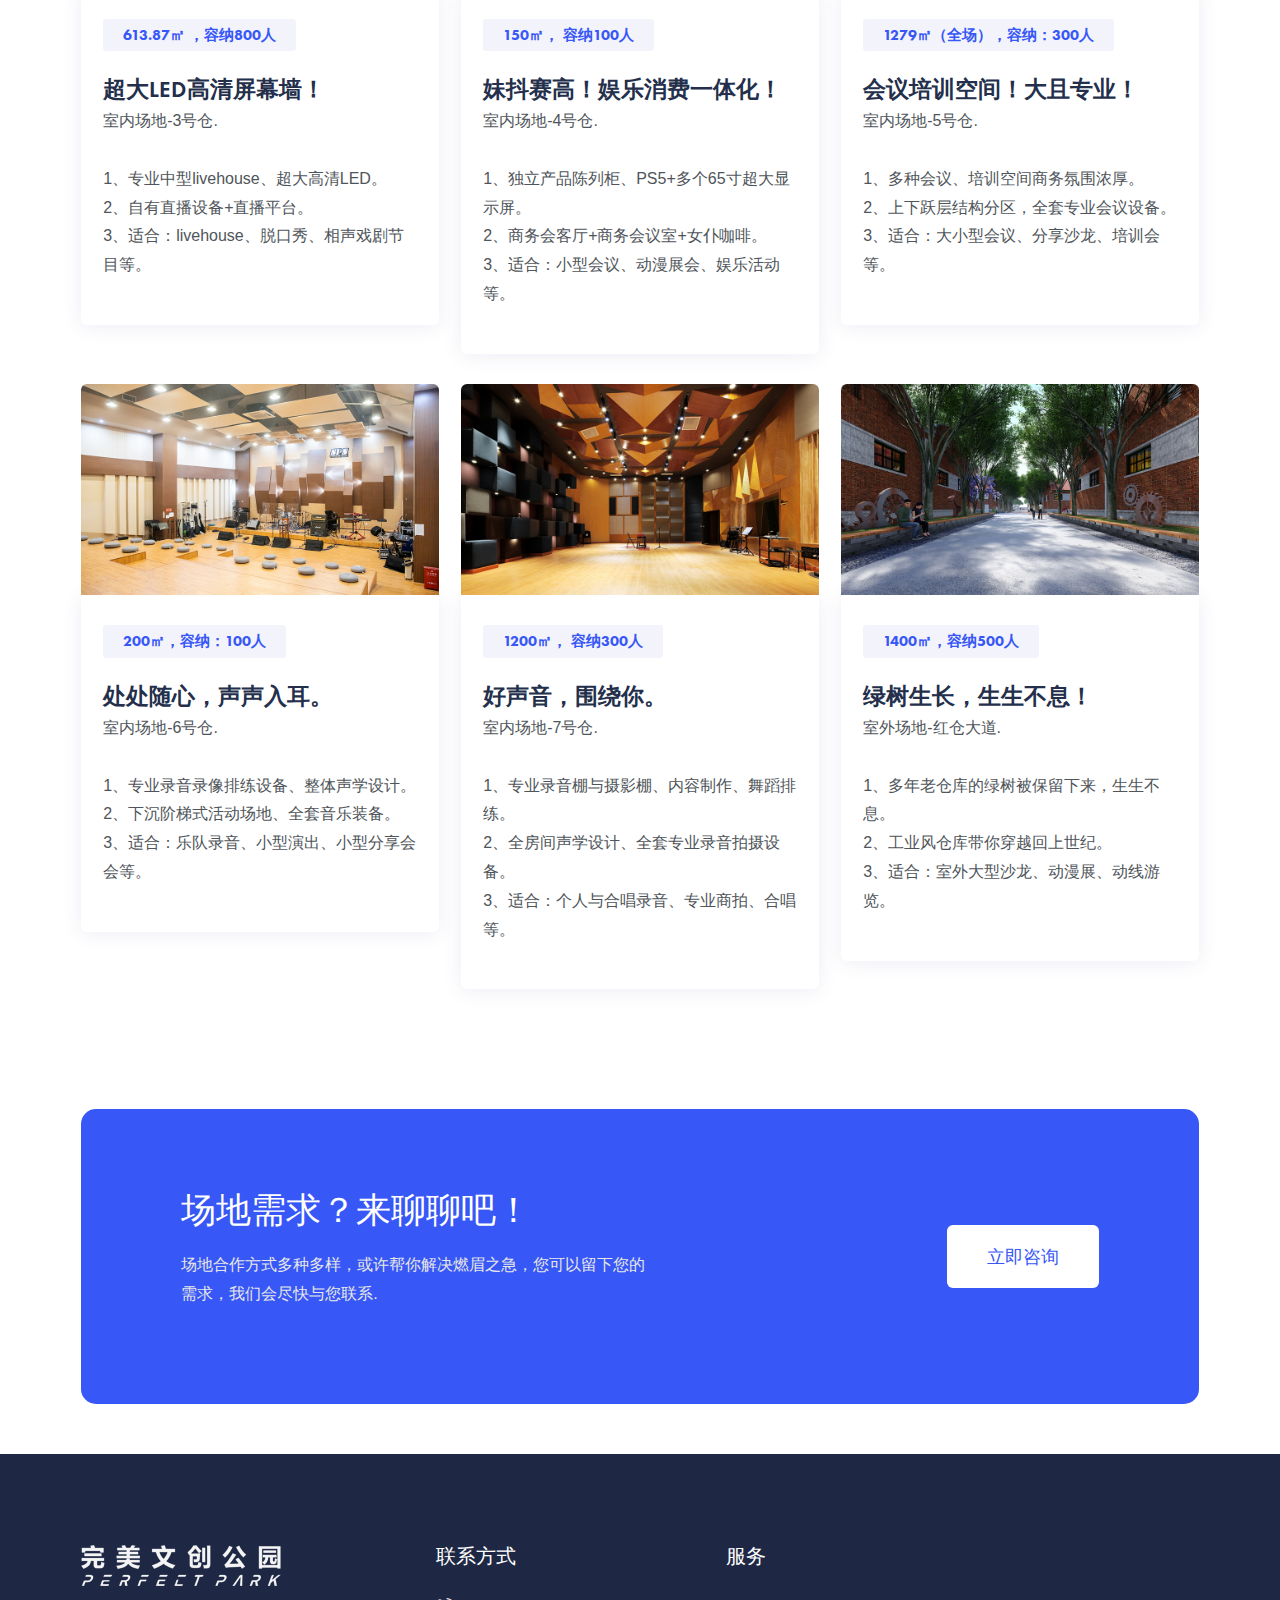
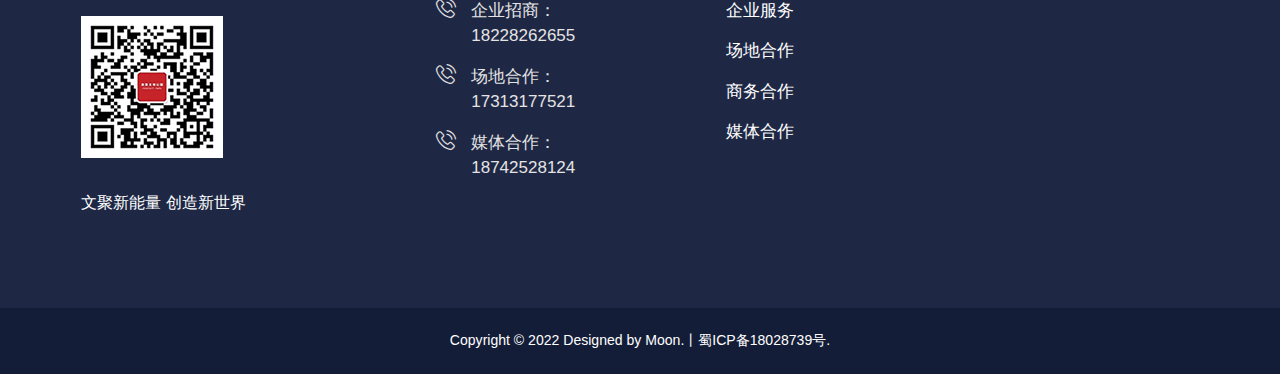
<file: space.html>
<!DOCTYPE html>
<html lang="en">

<head>
    <meta charset="utf-8">
    <meta http-equiv="X-UA-Compatible" content="IE=edge">
    <meta name="viewport" content="width=device-width, initial-scale=1">
    <meta name="author" content="wpOceans">
    <title>场地信息</title>
    <link href="assets/css/themify-icons.css" rel="stylesheet">
    <link href="assets/css/flaticon.css" rel="stylesheet">
    <link href="assets/css/bootstrap.min.css" rel="stylesheet">
    <link href="assets/css/animate.css" rel="stylesheet">
    <link href="assets/css/owl.carousel.css" rel="stylesheet">
    <link href="assets/css/owl.theme.css" rel="stylesheet">
    <link href="assets/css/slick.css" rel="stylesheet">
    <link href="assets/css/slick-theme.css" rel="stylesheet">
    <link href="assets/css/swiper.min.css" rel="stylesheet">
    <link href="assets/css/owl.transitions.css" rel="stylesheet">
    <link href="assets/css/jquery.fancybox.css" rel="stylesheet">
    <link href="assets/css/odometer-theme-default.css" rel="stylesheet">
    <link href="assets/css/component.css" rel="stylesheet">
    <link href="assets/css/style.css" rel="stylesheet">
    <link href="assets/css/responsive.css" rel="stylesheet">
</head>

<body>

    <!-- 加载页面 -->
    <div class="page-wrapper">
        <div class="preloader">
            <div class="angular-shape">
                <div></div>
                <div></div>
                <div></div>
            </div>
            <div class="spinner">
                <div class="double-bounce1"></div>
                <div class="double-bounce2"></div>
            </div>
        </div>
        <!-- 加载页面 -->
        <!-- 导航 -->
        <header id="header">
            <div class="wpo-site-header">
                <nav class="navigation navbar navbar-expand-lg navbar-light">
                    <div class="container-fluid">
                        <div class="row align-items-center">
                            <div class="col-lg-3 col-md-3 col-6">
                                <div class="navbar-header">
                                    <button type="button" class="navbar-toggler open-btn">
                                        <span class="sr-only">
                                            企业服务
                                        </span>
                                        <span class="icon-bar first-angle"></span>
                                        <span class="icon-bar middle-angle"></span>
                                        <span class="icon-bar last-angle"></span>
                                    </button>
                                    <a class="navbar-brand" href="index.html"><img src="assets/images/logo.png"
                                            alt=""></a>
                                </div>
                            </div>
                            <div class="col-lg-6 col-md-2 col-1">
                                <div id="navbar" class="collapse navbar-collapse navigation-holder">
                                    <button class="close-navbar"><i class="ti-close"></i></button>
                                    <ul class="nav navbar-nav mb-2 mb-lg-0">
                                        <li><a href="index.html">企业服务</a> </li>
                                        <li><a class="active" href="index-3.html">场地合作</a></li>
                                        <li><a href="index-2.html">商务合作</a></li>
                                        <li><a href="index-4.html">媒体合作</a></li>
                                        <li><a href="https://perfectpark.games.wanmei.com/hd/meteor_museum/pc/index.html#/home">星像馆</a></li>
                                        
                                    </ul>
                                    <div id="dl-menu" class="dl-menuwrapper">
                                        <button class="dl-trigger">打开菜单</button>
                                        <ul class="dl-menu">
                                            <li>
                                                <a href="index.html">企业服务</a>

                                            </li>
                                            <li><a href="index-3.html">场地合作</a></li>

                                            <li><a href="index-2.html">商务合作</a></li>
                                            <li><a href="#">媒体合作</a></li>
                                            <li><a href="https://perfectpark.games.wanmei.com/hd/meteor_museum/pc/index.html#/home">星像馆</a></li>
                                            
                                        </ul>
                                    </div>
                                </div>
                            </div>
                            <div class="col-lg-3 col-md-4 col-4">
                                <div class="header-right">
                                    <div class="close-form">
                                        <a class="theme-btn" href="contact.html">联系我们</a>
                                    </div>
                                    <div class="header-search-form-wrapper">

                                    </div>
                                </div>
                            </div>
                        </div>
                    </div>
                </nav>
            </div>
        </header>
        <!-- 导航 -->
        <!-- 场地信息 -->
        <div class="wpo-breadcumb-area">
            <div class="container">
                <div class="row">
                    <div class="col-12">
                        <div class="wpo-breadcumb-wrap">
                            <h2>场地信息</h2>
                            <ul>
                                <li><a href="index.html">完美文创公园</a></li>
                                <li><span>场地信息</span></li>
                            </ul>
                        </div>
                    </div>
                </div>
            </div>
        </div>
        <!-- 场地信息 -->
   

        <!-- 场地信息 -->
        <section class="wpo-gallery-section" style="padding-bottom: 1px;">
            <div class="container">
                <div class="row align-items-center">
                    <div class="col-lg-6 col-sm-10">
                        <div class="wpo-section-title">
                            <span>完美文创公园|场地信息</span>
                            <h2><b>多，多的很。</b></h2>
                        </div>
                    </div>
                    <div class="col-lg-6 col-sm-4">
                        <div class="wpo-section-title-button">
                            <a href="index-3.html">← 返回</a>
                        </div>
                    </div>
                </div>
            </div>
            </section>
        <section class="wpo-blog-section section-padding" style="padding-top: 20px;">        
            <div class="container">
                
                <div class="wpo-blog-items">
                    <div class="row">
                        <div class="col col-lg-4 col-md-6 col-12">
                            <div class="wpo-blog-item">
                                <div class="wpo-blog-img">
                                    <img src="assets/images/blog/yinyue.jpg" alt="">
                                </div>
                                <div class="wpo-blog-content">
                                    <div class="wpo-blog-content-top">
                                        <div class="wpo-blog-thumb">
                                            <span>2700㎡ ，容纳5000人</span>
                                        </div>
                                        <h2><a href="contact.html"><b>2700平米场地，"大"显精彩！</b></a></h2>
                                        <p>室外场地-红仓广场.<br><br>1、大型下沉式户外花园广场、音乐喷泉。<br>2、临街地铁口交通便利。<br>3、适合：大型品牌节、动漫展、集市、车展等。</p>
                                    </div> 
                                </div>
                            </div>
                        </div>
                        <div class="col col-lg-4 col-md-6 col-12">
                            <div class="wpo-blog-item">
                                <div class="wpo-blog-img">
                                    <img src="assets/images/blog/yinyue1.jpg" alt="">
                                </div>
                                <div class="wpo-blog-content">
                                    <div class="wpo-blog-content-top">
                                        <div class="wpo-blog-thumb">
                                            <span>1190㎡， 容纳1500人</span>
                                        </div>
                                        <h2><a href="contact.html"><b>露天星空广场，公园相接！</b></a></h2>
                                        <p>室外场地-完美广场.<br><br>1、下沉式阶梯广场、与二仙桥公园紧密相连。<br>2、网红火车头餐吧。<br>3、适合：室外音乐节、室外演出、签售会等。</p>
                                    </div>
                                </div>
                            </div>
                        </div>
                        <div class="col col-lg-4 col-md-6 col-12">
                            <div class="wpo-blog-item">
                                <div class="wpo-blog-img">
                                    <img src="assets/images/blog/yinyue2.jpg" alt="">
                                </div>
                                <div class="wpo-blog-content">
                                    <div class="wpo-blog-content-top">
                                        <div class="wpo-blog-thumb">
                                            <span>2200㎡（全场），容纳：800人</span>
                                        </div>
                                        <h2><a href="contact.html"><b>创意艺术空间，功能独立分区！</b></a></h2>
                                        <p>室内场地-8号仓.<br><br>1、多种组合空间、功能空间独立分区。<br>2、下层式多功能独立分区。<br>3、适合：室内沙龙、商业论坛、小型音乐演出等。</p>
                                    </div>
                                </div>
                            </div>
                        </div>
                    </div>
                </div>

                <div class="wpo-blog-items" style="padding-top:30px ;">
                    <div class="row">
                        <div class="col col-lg-4 col-md-6 col-12">
                            <div class="wpo-blog-item">
                                <div class="wpo-blog-img">
                                    <img src="assets/images/blog/changdi.jpg" alt="">
                                </div>
                                <div class="wpo-blog-content">
                                    <div class="wpo-blog-content-top">
                                        <div class="wpo-blog-thumb">
                                            <span>613.87㎡ ，容纳800人</span>
                                        </div>
                                        <h2><a href="contact.html"><b>超大LED高清屏幕墙！</b></a></h2>
                                        <p>室内场地-3号仓.<br><br>1、专业中型livehouse、超大高清LED。<br>2、自有直播设备+直播平台。<br>3、适合：livehouse、脱口秀、相声戏剧节目等。</p>
                                    </div> 
                                </div>
                            </div>
                        </div>
                        <div class="col col-lg-4 col-md-6 col-12">
                            <div class="wpo-blog-item">
                                <div class="wpo-blog-img">
                                    <img src="assets/images/blog/changdi1.jpg" alt="">
                                </div>
                                <div class="wpo-blog-content">
                                    <div class="wpo-blog-content-top">
                                        <div class="wpo-blog-thumb">
                                            <span>150㎡， 容纳100人</span>
                                        </div>
                                        <h2><a href="contact.html"><b>妹抖赛高！娱乐消费一体化！</b></a></h2>
                                        <p>室内场地-4号仓.<br><br>1、独立产品陈列柜、PS5+多个65寸超大显示屏。<br>2、商务会客厅+商务会议室+女仆咖啡。<br>3、适合：小型会议、动漫展会、娱乐活动等。</p>
                                    </div>
                                </div>
                            </div>
                        </div>
                        <div class="col col-lg-4 col-md-6 col-12">
                            <div class="wpo-blog-item">
                                <div class="wpo-blog-img">
                                    <img src="assets/images/blog/changdi2.jpg" alt="">
                                </div>
                                <div class="wpo-blog-content">
                                    <div class="wpo-blog-content-top">
                                        <div class="wpo-blog-thumb">
                                            <span>1279㎡（全场），容纳：300人</span>
                                        </div>
                                        <h2><a href="contact.html"><b>会议培训空间！大且专业！</b></a></h2>
                                        <p>室内场地-5号仓.<br><br>1、多种会议、培训空间商务氛围浓厚。<br>2、上下跃层结构分区，全套专业会议设备。<br>3、适合：大小型会议、分享沙龙、培训会等。</p>
                                    </div>
                                </div>
                            </div>
                        </div>
                    </div>
                </div>

                <div class="wpo-blog-items" style="padding-top:30px ;">
                    <div class="row">
                        <div class="col col-lg-4 col-md-6 col-12">
                            <div class="wpo-blog-item">
                                <div class="wpo-blog-img">
                                    <img src="assets/images/blog/changdi3.jpg" alt="">
                                </div>
                                <div class="wpo-blog-content">
                                    <div class="wpo-blog-content-top">
                                        <div class="wpo-blog-thumb">
                                            <span>200㎡，容纳：100人</span>
                                        </div>
                                        <h2><a href="contact.html"><b>处处随心，声声入耳。</b></a></h2>
                                        <p>室内场地-6号仓.<br><br>1、专业录音录像排练设备、整体声学设计。<br>2、下沉阶梯式活动场地、全套音乐装备。<br>3、适合：乐队录音、小型演出、小型分享会会等。</p>
                                    </div>
                                </div>
                            </div>
                        </div>
                        <div class="col col-lg-4 col-md-6 col-12">
                            <div class="wpo-blog-item">
                                <div class="wpo-blog-img">
                                    <img src="assets/images/blog/changdi4.jpg" alt="">
                                </div>
                                <div class="wpo-blog-content">
                                    <div class="wpo-blog-content-top">
                                        <div class="wpo-blog-thumb">
                                            <span>1200㎡， 容纳300人</span>
                                        </div>
                                        <h2><a href="contact.html"><b>好声音，围绕你。</b></a></h2>
                                        <p>室内场地-7号仓.<br><br>1、专业录音棚与摄影棚、内容制作、舞蹈排练。<br>2、全房间声学设计、全套专业录音拍摄设备。<br>3、适合：个人与合唱录音、专业商拍、合唱等。</p>
                                    </div>
                                </div>
                            </div>
                        </div>
                        <div class="col col-lg-4 col-md-6 col-12">
                            <div class="wpo-blog-item">
                                <div class="wpo-blog-img">
                                    <img src="assets/images/blog/changdi5.jpg" alt="">
                                </div>
                                <div class="wpo-blog-content">
                                    <div class="wpo-blog-content-top">
                                        <div class="wpo-blog-thumb">
                                            <span>1400㎡，容纳500人</span>
                                        </div>
                                        <h2><a href="contact.html"><b>绿树生长，生生不息！</b></a></h2>
                                        <p>室外场地-红仓大道.<br><br>1、多年老仓库的绿树被保留下来，生生不息。<br>2、工业风仓库带你穿越回上世纪。<br>3、适合：室外大型沙龙、动漫展、动线游览。</p>
                                    </div>
                                </div>
                            </div>
                        </div>
                    </div>
                </div>
            </div>
        </section>


 

        <section class="wpo-support-section" style="padding-bottom: 50px;">
            <div class="container">
                <div class="wpo-support-wrapper">
                    <div class="wpo-support-text">
                        <h2>场地需求？来聊聊吧！</h2>
                        <p>场地合作方式多种多样，或许帮你解决燃眉之急，您可以留下您的需求，我们会尽快与您联系.</p>
                    </div>
                    <div class="wpo-support-btn">
                        <a href="contact.html">立即咨询</a>
                    </div>
                </div>
            </div>
        </section>
 

 
        <footer class="wpo-site-footer">
            <div class="wpo-upper-footer">
                <div class="container">
                    <div class="row">
                        <div class="col col-lg-3 col-md-6 col-sm-12 col-12">
                            <div class="widget about-widget">
                                <div class="logo widget-title">
                                    <img src="assets/images/logo2.png" alt="blog">
                                </div>
                                <div style="width: 30%" class="logo widget-title">
                                    <img src="assets/images/erweima.jpg" alt="blog">
                                </div>
                                <p>文聚新能量 创造新世界</p>

                            </div>
                        </div>
                        <div class="col col-lg-3 col-md-6 col-sm-12 col-12">
                            <div class="widget wpo-service-link-widget">
                                <div class="widget-title">
                                    <h3>联系方式</h3>
                                </div>
                                <div class="contact-ft">
                                    <ul>
                                        <li><i class="fi flaticon-phone-call"></i>企业招商：18228262655</li>
                                        <li><i class="fi flaticon-phone-call"></i>场地合作：17313177521</li>
                                        <li><i class="fi flaticon-phone-call"></i>媒体合作：18742528124</li>
                                    </ul>
                                </div>
                            </div>
                        </div>
                        <div class="col col-lg-3 col-md-6 col-sm-12 col-12">
                            <div class="widget link-widget">
                                <div class="widget-title">
                                    <h3>服务</h3>
                                </div>
                                <ul>
                                    <li><a href="index.html">企业服务</a></li>
                                    <li><a href="index-3.html">场地合作</a></li>
                                    <li><a href="index-2.html">商务合作</a></li>
                                    <li><a href="index-4.html">媒体合作</a></li>
                                </ul>
                            </div>
                        </div>
                    </div>
                </div> 
            </div>
            <div class="wpo-lower-footer">
                <div class="container">
                    <div class="row">
                        <div class="col col-xs-12">
                            <p class="copyright"> Copyright &copy; 2022 Designed by <a
                                    href="https://zengshushu.github.io/PersonalWebSite/">Moon</a>.丨蜀ICP备18028739号.</p>
                        </div>
                    </div>
                </div>
            </div>
        </footer>
    </div>

    <!-- JS文件↓
    ================================================== -->
    <script src="assets/js/jquery.min.js"></script>
    <script src="assets/js/modernizr.custom.js"></script>
    <script src="assets/js/jquery.dlmenu.js"></script>
    <script src="assets/js/jquery-plugin-collection.js"></script>
    <script src="assets/js/script.js"></script>
</body>

</html>
</file>
<file: assets/css/themify-icons.css>
@font-face {
	font-family: 'themify';
	src:url('../fonts/themify.eot?-fvbane');
	src:url('../fonts/themify.eot?#iefix-fvbane') format('embedded-opentype'),
		url('../fonts/themify.woff?-fvbane') format('woff'),
		url('../fonts/themify.ttf?-fvbane') format('truetype'),
		url('../fonts/themify.svg?-fvbane#themify') format('svg');
	font-weight: normal;
	font-style: normal;
}

[class^="ti-"], [class*=" ti-"] {
	font-family: 'themify';
	speak: none;
	font-style: normal;
	font-weight: normal;
	font-variant: normal;
	text-transform: none;
	line-height: 1;

	/* Better Font Rendering =========== */
	-webkit-font-smoothing: antialiased;
	-moz-osx-font-smoothing: grayscale;
}

.ti-wand:before {
	content: "\e600";
}
.ti-volume:before {
	content: "\e601";
}
.ti-user:before {
	content: "\e602";
}
.ti-unlock:before {
	content: "\e603";
}
.ti-unlink:before {
	content: "\e604";
}
.ti-trash:before {
	content: "\e605";
}
.ti-thought:before {
	content: "\e606";
}
.ti-target:before {
	content: "\e607";
}
.ti-tag:before {
	content: "\e608";
}
.ti-tablet:before {
	content: "\e609";
}
.ti-star:before {
	content: "\e60a";
}
.ti-spray:before {
	content: "\e60b";
}
.ti-signal:before {
	content: "\e60c";
}
.ti-shopping-cart:before {
	content: "\e60d";
}
.ti-shopping-cart-full:before {
	content: "\e60e";
}
.ti-settings:before {
	content: "\e60f";
}
.ti-search:before {
	content: "\e610";
}
.ti-zoom-in:before {
	content: "\e611";
}
.ti-zoom-out:before {
	content: "\e612";
}
.ti-cut:before {
	content: "\e613";
}
.ti-ruler:before {
	content: "\e614";
}
.ti-ruler-pencil:before {
	content: "\e615";
}
.ti-ruler-alt:before {
	content: "\e616";
}
.ti-bookmark:before {
	content: "\e617";
}
.ti-bookmark-alt:before {
	content: "\e618";
}
.ti-reload:before {
	content: "\e619";
}
.ti-plus:before {
	content: "\e61a";
}
.ti-pin:before {
	content: "\e61b";
}
.ti-pencil:before {
	content: "\e61c";
}
.ti-pencil-alt:before {
	content: "\e61d";
}
.ti-paint-roller:before {
	content: "\e61e";
}
.ti-paint-bucket:before {
	content: "\e61f";
}
.ti-na:before {
	content: "\e620";
}
.ti-mobile:before {
	content: "\e621";
}
.ti-minus:before {
	content: "\e622";
}
.ti-medall:before {
	content: "\e623";
}
.ti-medall-alt:before {
	content: "\e624";
}
.ti-marker:before {
	content: "\e625";
}
.ti-marker-alt:before {
	content: "\e626";
}
.ti-arrow-up:before {
	content: "\e627";
}
.ti-arrow-right:before {
	content: "\e628";
}
.ti-arrow-left:before {
	content: "\e629";
}
.ti-arrow-down:before {
	content: "\e62a";
}
.ti-lock:before {
	content: "\e62b";
}
.ti-location-arrow:before {
	content: "\e62c";
}
.ti-link:before {
	content: "\e62d";
}
.ti-layout:before {
	content: "\e62e";
}
.ti-layers:before {
	content: "\e62f";
}
.ti-layers-alt:before {
	content: "\e630";
}
.ti-key:before {
	content: "\e631";
}
.ti-import:before {
	content: "\e632";
}
.ti-image:before {
	content: "\e633";
}
.ti-heart:before {
	content: "\e634";
}
.ti-heart-broken:before {
	content: "\e635";
}
.ti-hand-stop:before {
	content: "\e636";
}
.ti-hand-open:before {
	content: "\e637";
}
.ti-hand-drag:before {
	content: "\e638";
}
.ti-folder:before {
	content: "\e639";
}
.ti-flag:before {
	content: "\e63a";
}
.ti-flag-alt:before {
	content: "\e63b";
}
.ti-flag-alt-2:before {
	content: "\e63c";
}
.ti-eye:before {
	content: "\e63d";
}
.ti-export:before {
	content: "\e63e";
}
.ti-exchange-vertical:before {
	content: "\e63f";
}
.ti-desktop:before {
	content: "\e640";
}
.ti-cup:before {
	content: "\e641";
}
.ti-crown:before {
	content: "\e642";
}
.ti-comments:before {
	content: "\e643";
}
.ti-comment:before {
	content: "\e644";
}
.ti-comment-alt:before {
	content: "\e645";
}
.ti-close:before {
	content: "\e646";
}
.ti-clip:before {
	content: "\e647";
}
.ti-angle-up:before {
	content: "\e648";
}
.ti-angle-right:before {
	content: "\e649";
}
.ti-angle-left:before {
	content: "\e64a";
}
.ti-angle-down:before {
	content: "\e64b";
}
.ti-check:before {
	content: "\e64c";
}
.ti-check-box:before {
	content: "\e64d";
}
.ti-camera:before {
	content: "\e64e";
}
.ti-announcement:before {
	content: "\e64f";
}
.ti-brush:before {
	content: "\e650";
}
.ti-briefcase:before {
	content: "\e651";
}
.ti-bolt:before {
	content: "\e652";
}
.ti-bolt-alt:before {
	content: "\e653";
}
.ti-blackboard:before {
	content: "\e654";
}
.ti-bag:before {
	content: "\e655";
}
.ti-move:before {
	content: "\e656";
}
.ti-arrows-vertical:before {
	content: "\e657";
}
.ti-arrows-horizontal:before {
	content: "\e658";
}
.ti-fullscreen:before {
	content: "\e659";
}
.ti-arrow-top-right:before {
	content: "\e65a";
}
.ti-arrow-top-left:before {
	content: "\e65b";
}
.ti-arrow-circle-up:before {
	content: "\e65c";
}
.ti-arrow-circle-right:before {
	content: "\e65d";
}
.ti-arrow-circle-left:before {
	content: "\e65e";
}
.ti-arrow-circle-down:before {
	content: "\e65f";
}
.ti-angle-double-up:before {
	content: "\e660";
}
.ti-angle-double-right:before {
	content: "\e661";
}
.ti-angle-double-left:before {
	content: "\e662";
}
.ti-angle-double-down:before {
	content: "\e663";
}
.ti-zip:before {
	content: "\e664";
}
.ti-world:before {
	content: "\e665";
}
.ti-wheelchair:before {
	content: "\e666";
}
.ti-view-list:before {
	content: "\e667";
}
.ti-view-list-alt:before {
	content: "\e668";
}
.ti-view-grid:before {
	content: "\e669";
}
.ti-uppercase:before {
	content: "\e66a";
}
.ti-upload:before {
	content: "\e66b";
}
.ti-underline:before {
	content: "\e66c";
}
.ti-truck:before {
	content: "\e66d";
}
.ti-timer:before {
	content: "\e66e";
}
.ti-ticket:before {
	content: "\e66f";
}
.ti-thumb-up:before {
	content: "\e670";
}
.ti-thumb-down:before {
	content: "\e671";
}
.ti-text:before {
	content: "\e672";
}
.ti-stats-up:before {
	content: "\e673";
}
.ti-stats-down:before {
	content: "\e674";
}
.ti-split-v:before {
	content: "\e675";
}
.ti-split-h:before {
	content: "\e676";
}
.ti-smallcap:before {
	content: "\e677";
}
.ti-shine:before {
	content: "\e678";
}
.ti-shift-right:before {
	content: "\e679";
}
.ti-shift-left:before {
	content: "\e67a";
}
.ti-shield:before {
	content: "\e67b";
}
.ti-notepad:before {
	content: "\e67c";
}
.ti-server:before {
	content: "\e67d";
}
.ti-quote-right:before {
	content: "\e67e";
}
.ti-quote-left:before {
	content: "\e67f";
}
.ti-pulse:before {
	content: "\e680";
}
.ti-printer:before {
	content: "\e681";
}
.ti-power-off:before {
	content: "\e682";
}
.ti-plug:before {
	content: "\e683";
}
.ti-pie-chart:before {
	content: "\e684";
}
.ti-paragraph:before {
	content: "\e685";
}
.ti-panel:before {
	content: "\e686";
}
.ti-package:before {
	content: "\e687";
}
.ti-music:before {
	content: "\e688";
}
.ti-music-alt:before {
	content: "\e689";
}
.ti-mouse:before {
	content: "\e68a";
}
.ti-mouse-alt:before {
	content: "\e68b";
}
.ti-money:before {
	content: "\e68c";
}
.ti-microphone:before {
	content: "\e68d";
}
.ti-menu:before {
	content: "\e68e";
}
.ti-menu-alt:before {
	content: "\e68f";
}
.ti-map:before {
	content: "\e690";
}
.ti-map-alt:before {
	content: "\e691";
}
.ti-loop:before {
	content: "\e692";
}
.ti-location-pin:before {
	content: "\e693";
}
.ti-list:before {
	content: "\e694";
}
.ti-light-bulb:before {
	content: "\e695";
}
.ti-Italic:before {
	content: "\e696";
}
.ti-info:before {
	content: "\e697";
}
.ti-infinite:before {
	content: "\e698";
}
.ti-id-badge:before {
	content: "\e699";
}
.ti-hummer:before {
	content: "\e69a";
}
.ti-home:before {
	content: "\e69b";
}
.ti-help:before {
	content: "\e69c";
}
.ti-headphone:before {
	content: "\e69d";
}
.ti-harddrives:before {
	content: "\e69e";
}
.ti-harddrive:before {
	content: "\e69f";
}
.ti-gift:before {
	content: "\e6a0";
}
.ti-game:before {
	content: "\e6a1";
}
.ti-filter:before {
	content: "\e6a2";
}
.ti-files:before {
	content: "\e6a3";
}
.ti-file:before {
	content: "\e6a4";
}
.ti-eraser:before {
	content: "\e6a5";
}
.ti-envelope:before {
	content: "\e6a6";
}
.ti-download:before {
	content: "\e6a7";
}
.ti-direction:before {
	content: "\e6a8";
}
.ti-direction-alt:before {
	content: "\e6a9";
}
.ti-dashboard:before {
	content: "\e6aa";
}
.ti-control-stop:before {
	content: "\e6ab";
}
.ti-control-shuffle:before {
	content: "\e6ac";
}
.ti-control-play:before {
	content: "\e6ad";
}
.ti-control-pause:before {
	content: "\e6ae";
}
.ti-control-forward:before {
	content: "\e6af";
}
.ti-control-backward:before {
	content: "\e6b0";
}
.ti-cloud:before {
	content: "\e6b1";
}
.ti-cloud-up:before {
	content: "\e6b2";
}
.ti-cloud-down:before {
	content: "\e6b3";
}
.ti-clipboard:before {
	content: "\e6b4";
}
.ti-car:before {
	content: "\e6b5";
}
.ti-calendar:before {
	content: "\e6b6";
}
.ti-book:before {
	content: "\e6b7";
}
.ti-bell:before {
	content: "\e6b8";
}
.ti-basketball:before {
	content: "\e6b9";
}
.ti-bar-chart:before {
	content: "\e6ba";
}
.ti-bar-chart-alt:before {
	content: "\e6bb";
}
.ti-back-right:before {
	content: "\e6bc";
}
.ti-back-left:before {
	content: "\e6bd";
}
.ti-arrows-corner:before {
	content: "\e6be";
}
.ti-archive:before {
	content: "\e6bf";
}
.ti-anchor:before {
	content: "\e6c0";
}
.ti-align-right:before {
	content: "\e6c1";
}
.ti-align-left:before {
	content: "\e6c2";
}
.ti-align-justify:before {
	content: "\e6c3";
}
.ti-align-center:before {
	content: "\e6c4";
}
.ti-alert:before {
	content: "\e6c5";
}
.ti-alarm-clock:before {
	content: "\e6c6";
}
.ti-agenda:before {
	content: "\e6c7";
}
.ti-write:before {
	content: "\e6c8";
}
.ti-window:before {
	content: "\e6c9";
}
.ti-widgetized:before {
	content: "\e6ca";
}
.ti-widget:before {
	content: "\e6cb";
}
.ti-widget-alt:before {
	content: "\e6cc";
}
.ti-wallet:before {
	content: "\e6cd";
}
.ti-video-clapper:before {
	content: "\e6ce";
}
.ti-video-camera:before {
	content: "\e6cf";
}
.ti-vector:before {
	content: "\e6d0";
}
.ti-themify-logo:before {
	content: "\e6d1";
}
.ti-themify-favicon:before {
	content: "\e6d2";
}
.ti-themify-favicon-alt:before {
	content: "\e6d3";
}
.ti-support:before {
	content: "\e6d4";
}
.ti-stamp:before {
	content: "\e6d5";
}
.ti-split-v-alt:before {
	content: "\e6d6";
}
.ti-slice:before {
	content: "\e6d7";
}
.ti-shortcode:before {
	content: "\e6d8";
}
.ti-shift-right-alt:before {
	content: "\e6d9";
}
.ti-shift-left-alt:before {
	content: "\e6da";
}
.ti-ruler-alt-2:before {
	content: "\e6db";
}
.ti-receipt:before {
	content: "\e6dc";
}
.ti-pin2:before {
	content: "\e6dd";
}
.ti-pin-alt:before {
	content: "\e6de";
}
.ti-pencil-alt2:before {
	content: "\e6df";
}
.ti-palette:before {
	content: "\e6e0";
}
.ti-more:before {
	content: "\e6e1";
}
.ti-more-alt:before {
	content: "\e6e2";
}
.ti-microphone-alt:before {
	content: "\e6e3";
}
.ti-magnet:before {
	content: "\e6e4";
}
.ti-line-double:before {
	content: "\e6e5";
}
.ti-line-dotted:before {
	content: "\e6e6";
}
.ti-line-dashed:before {
	content: "\e6e7";
}
.ti-layout-width-full:before {
	content: "\e6e8";
}
.ti-layout-width-default:before {
	content: "\e6e9";
}
.ti-layout-width-default-alt:before {
	content: "\e6ea";
}
.ti-layout-tab:before {
	content: "\e6eb";
}
.ti-layout-tab-window:before {
	content: "\e6ec";
}
.ti-layout-tab-v:before {
	content: "\e6ed";
}
.ti-layout-tab-min:before {
	content: "\e6ee";
}
.ti-layout-slider:before {
	content: "\e6ef";
}
.ti-layout-slider-alt:before {
	content: "\e6f0";
}
.ti-layout-sidebar-right:before {
	content: "\e6f1";
}
.ti-layout-sidebar-none:before {
	content: "\e6f2";
}
.ti-layout-sidebar-left:before {
	content: "\e6f3";
}
.ti-layout-placeholder:before {
	content: "\e6f4";
}
.ti-layout-menu:before {
	content: "\e6f5";
}
.ti-layout-menu-v:before {
	content: "\e6f6";
}
.ti-layout-menu-separated:before {
	content: "\e6f7";
}
.ti-layout-menu-full:before {
	content: "\e6f8";
}
.ti-layout-media-right-alt:before {
	content: "\e6f9";
}
.ti-layout-media-right:before {
	content: "\e6fa";
}
.ti-layout-media-overlay:before {
	content: "\e6fb";
}
.ti-layout-media-overlay-alt:before {
	content: "\e6fc";
}
.ti-layout-media-overlay-alt-2:before {
	content: "\e6fd";
}
.ti-layout-media-left-alt:before {
	content: "\e6fe";
}
.ti-layout-media-left:before {
	content: "\e6ff";
}
.ti-layout-media-center-alt:before {
	content: "\e700";
}
.ti-layout-media-center:before {
	content: "\e701";
}
.ti-layout-list-thumb:before {
	content: "\e702";
}
.ti-layout-list-thumb-alt:before {
	content: "\e703";
}
.ti-layout-list-post:before {
	content: "\e704";
}
.ti-layout-list-large-image:before {
	content: "\e705";
}
.ti-layout-line-solid:before {
	content: "\e706";
}
.ti-layout-grid4:before {
	content: "\e707";
}
.ti-layout-grid3:before {
	content: "\e708";
}
.ti-layout-grid2:before {
	content: "\e709";
}
.ti-layout-grid2-thumb:before {
	content: "\e70a";
}
.ti-layout-cta-right:before {
	content: "\e70b";
}
.ti-layout-cta-left:before {
	content: "\e70c";
}
.ti-layout-cta-center:before {
	content: "\e70d";
}
.ti-layout-cta-btn-right:before {
	content: "\e70e";
}
.ti-layout-cta-btn-left:before {
	content: "\e70f";
}
.ti-layout-column4:before {
	content: "\e710";
}
.ti-layout-column3:before {
	content: "\e711";
}
.ti-layout-column2:before {
	content: "\e712";
}
.ti-layout-accordion-separated:before {
	content: "\e713";
}
.ti-layout-accordion-merged:before {
	content: "\e714";
}
.ti-layout-accordion-list:before {
	content: "\e715";
}
.ti-ink-pen:before {
	content: "\e716";
}
.ti-info-alt:before {
	content: "\e717";
}
.ti-help-alt:before {
	content: "\e718";
}
.ti-headphone-alt:before {
	content: "\e719";
}
.ti-hand-point-up:before {
	content: "\e71a";
}
.ti-hand-point-right:before {
	content: "\e71b";
}
.ti-hand-point-left:before {
	content: "\e71c";
}
.ti-hand-point-down:before {
	content: "\e71d";
}
.ti-gallery:before {
	content: "\e71e";
}
.ti-face-smile:before {
	content: "\e71f";
}
.ti-face-sad:before {
	content: "\e720";
}
.ti-credit-card:before {
	content: "\e721";
}
.ti-control-skip-forward:before {
	content: "\e722";
}
.ti-control-skip-backward:before {
	content: "\e723";
}
.ti-control-record:before {
	content: "\e724";
}
.ti-control-eject:before {
	content: "\e725";
}
.ti-comments-smiley:before {
	content: "\e726";
}
.ti-brush-alt:before {
	content: "\e727";
}
.ti-youtube:before {
	content: "\e728";
}
.ti-vimeo:before {
	content: "\e729";
}
.ti-twitter:before {
	content: "\e72a";
}
.ti-time:before {
	content: "\e72b";
}
.ti-tumblr:before {
	content: "\e72c";
}
.ti-skype:before {
	content: "\e72d";
}
.ti-share:before {
	content: "\e72e";
}
.ti-share-alt:before {
	content: "\e72f";
}
.ti-rocket:before {
	content: "\e730";
}
.ti-pinterest:before {
	content: "\e731";
}
.ti-new-window:before {
	content: "\e732";
}
.ti-microsoft:before {
	content: "\e733";
}
.ti-list-ol:before {
	content: "\e734";
}
.ti-linkedin:before {
	content: "\e735";
}
.ti-layout-sidebar-2:before {
	content: "\e736";
}
.ti-layout-grid4-alt:before {
	content: "\e737";
}
.ti-layout-grid3-alt:before {
	content: "\e738";
}
.ti-layout-grid2-alt:before {
	content: "\e739";
}
.ti-layout-column4-alt:before {
	content: "\e73a";
}
.ti-layout-column3-alt:before {
	content: "\e73b";
}
.ti-layout-column2-alt:before {
	content: "\e73c";
}
.ti-instagram:before {
	content: "\e73d";
}

.ti-github:before {
	content: "\e73f";
}
.ti-flickr:before {
	content: "\e740";
}
.ti-facebook:before {
	content: "\e741";
}
.ti-dropbox:before {
	content: "\e742";
}
.ti-dribbble:before {
	content: "\e743";
}
.ti-apple:before {
	content: "\e744";
}
.ti-android:before {
	content: "\e745";
}
.ti-save:before {
	content: "\e746";
}
.ti-save-alt:before {
	content: "\e747";
}
.ti-yahoo:before {
	content: "\e748";
}
.ti-wordpress:before {
	content: "\e749";
}
.ti-vimeo-alt:before {
	content: "\e74a";
}
.ti-twitter-alt:before {
	content: "\e74b";
}
.ti-tumblr-alt:before {
	content: "\e74c";
}
.ti-trello:before {
	content: "\e74d";
}
.ti-stack-overflow:before {
	content: "\e74e";
}
.ti-soundcloud:before {
	content: "\e74f";
}
.ti-sharethis:before {
	content: "\e750";
}
.ti-sharethis-alt:before {
	content: "\e751";
}
.ti-reddit:before {
	content: "\e752";
}
.ti-pinterest-alt:before {
	content: "\e753";
}
.ti-microsoft-alt:before {
	content: "\e754";
}
.ti-linux:before {
	content: "\e755";
}
.ti-jsfiddle:before {
	content: "\e756";
}
.ti-joomla:before {
	content: "\e757";
}
.ti-html5:before {
	content: "\e758";
}
.ti-flickr-alt:before {
	content: "\e759";
}
.ti-email:before {
	content: "\e75a";
}
.ti-drupal:before {
	content: "\e75b";
}
.ti-dropbox-alt:before {
	content: "\e75c";
}
.ti-css3:before {
	content: "\e75d";
}
.ti-rss:before {
	content: "\e75e";
}
.ti-rss-alt:before {
	content: "\e75f";
}
</file>
<file: assets/css/flaticon.css>
@font-face {
    font-family: "flaticon";
    src: url("../fonts/flaticon.ttf?75713cd0fe92267c82649658f1a3b271") format("truetype"),
url("../fonts/flaticon.woff?75713cd0fe92267c82649658f1a3b271") format("woff"),
url("../fonts/flaticon.woff2?75713cd0fe92267c82649658f1a3b271") format("woff2"),
url("../fonts/flaticon.eot?75713cd0fe92267c82649658f1a3b271#iefix") format("embedded-opentype"),
url("../fonts/flaticon.svg?75713cd0fe92267c82649658f1a3b271#flaticon") format("svg");
}

i[class^="flaticon-"]:before, i[class*=" flaticon-"]:before {
    font-family: flaticon !important;
    font-style: normal;
    font-weight: normal !important;
    font-variant: normal;
    text-transform: none;
    line-height: 1;
    -webkit-font-smoothing: antialiased;
    -moz-osx-font-smoothing: grayscale;
}


.flaticon-business:before {
    content: "\f101";
}
.flaticon-calendar-1:before {
    content: "\f102";
}
.flaticon-calendar:before {
    content: "\f103";
}
.flaticon-comment-white-oval-bubble:before {
    content: "\f104";
}
.flaticon-edit:before {
    content: "\f105";
}
.flaticon-email:before {
    content: "\f106";
}
.flaticon-house:before {
    content: "\f107";
}
.flaticon-lamp:before {
    content: "\f108";
}
.flaticon-left-quote:before {
    content: "\f109";
}
.flaticon-location:before {
    content: "\f10a";
}
.flaticon-magnifiying-glass:before {
    content: "\f10b";
}
.flaticon-medal:before {
    content: "\f10c";
}
.flaticon-phone-call:before {
    content: "\f10d";
}
.flaticon-pinterest:before {
    content: "\f10e";
}
.flaticon-placeholder:before {
    content: "\f10f";
}
.flaticon-play:before {
    content: "\f110";
}
.flaticon-right-arrow:before {
    content: "\f111";
}
.flaticon-send:before {
    content: "\f112";
}
.flaticon-startup:before {
    content: "\f113";
}
.flaticon-stats:before {
    content: "\f114";
}
.flaticon-telephone:before {
    content: "\f115";
}
.flaticon-trophy:before {
    content: "\f116";
}
.flaticon-user:before {
    content: "\f117";
}
</file>
<file: assets/css/odometer-theme-default.css>
.odometer.odometer-auto-theme, .odometer.odometer-theme-default {
  display: inline-block;
  vertical-align: middle;
  *vertical-align: auto;
  *zoom: 1;
  *display: inline;
  position: relative;
}
.odometer.odometer-auto-theme .odometer-digit, .odometer.odometer-theme-default .odometer-digit {
  display: inline-block;
  vertical-align: middle;
  *vertical-align: auto;
  *zoom: 1;
  *display: inline;
  position: relative;
}
.odometer.odometer-auto-theme .odometer-digit .odometer-digit-spacer, .odometer.odometer-theme-default .odometer-digit .odometer-digit-spacer {
  display: inline-block;
  vertical-align: middle;
  *vertical-align: auto;
  *zoom: 1;
  *display: inline;
  visibility: hidden;
}
.odometer.odometer-auto-theme .odometer-digit .odometer-digit-inner, .odometer.odometer-theme-default .odometer-digit .odometer-digit-inner {
  text-align: left;
  display: block;
  position: absolute;
  top: 0;
  left: 0;
  right: 0;
  bottom: 0;
  overflow: hidden;
}
.odometer.odometer-auto-theme .odometer-digit .odometer-ribbon, .odometer.odometer-theme-default .odometer-digit .odometer-ribbon {
  display: block;
}
.odometer.odometer-auto-theme .odometer-digit .odometer-ribbon-inner, .odometer.odometer-theme-default .odometer-digit .odometer-ribbon-inner {
  display: block;
  -webkit-backface-visibility: hidden;
}
.odometer.odometer-auto-theme .odometer-digit .odometer-value, .odometer.odometer-theme-default .odometer-digit .odometer-value {
  display: block;
  -webkit-transform: translateZ(0);
}
.odometer.odometer-auto-theme .odometer-digit .odometer-value.odometer-last-value, .odometer.odometer-theme-default .odometer-digit .odometer-value.odometer-last-value {
  position: absolute;
}
.odometer.odometer-auto-theme.odometer-animating-up .odometer-ribbon-inner, .odometer.odometer-theme-default.odometer-animating-up .odometer-ribbon-inner {
  -webkit-transition: -webkit-transform 2s;
  -moz-transition: -moz-transform 2s;
  -ms-transition: -ms-transform 2s;
  -o-transition: -o-transform 2s;
  transition: transform 2s;
}
.odometer.odometer-auto-theme.odometer-animating-up.odometer-animating .odometer-ribbon-inner, .odometer.odometer-theme-default.odometer-animating-up.odometer-animating .odometer-ribbon-inner {
  -webkit-transform: translateY(-100%);
  -moz-transform: translateY(-100%);
  -ms-transform: translateY(-100%);
  -o-transform: translateY(-100%);
  transform: translateY(-100%);
}
.odometer.odometer-auto-theme.odometer-animating-down .odometer-ribbon-inner, .odometer.odometer-theme-default.odometer-animating-down .odometer-ribbon-inner {
  -webkit-transform: translateY(-100%);
  -moz-transform: translateY(-100%);
  -ms-transform: translateY(-100%);
  -o-transform: translateY(-100%);
  transform: translateY(-100%);
}
.odometer.odometer-auto-theme.odometer-animating-down.odometer-animating .odometer-ribbon-inner, .odometer.odometer-theme-default.odometer-animating-down.odometer-animating .odometer-ribbon-inner {
  -webkit-transition: -webkit-transform 2s;
  -moz-transition: -moz-transform 2s;
  -ms-transition: -ms-transform 2s;
  -o-transition: -o-transform 2s;
  transition: transform 2s;
  -webkit-transform: translateY(0);
  -moz-transform: translateY(0);
  -ms-transform: translateY(0);
  -o-transform: translateY(0);
  transform: translateY(0);
}

.odometer.odometer-auto-theme, .odometer.odometer-theme-default {
  font-family: "Helvetica Neue", sans-serif;
  line-height: 1.1em;
}
.odometer.odometer-auto-theme .odometer-value, .odometer.odometer-theme-default .odometer-value {
  text-align: center;
}
</file>
<file: assets/css/component.css>
@font-face {
	font-family: 'icomoon';
	src:url('../fonts/icomoon.eot');
	src:url('../fonts/icomoon.eot?#iefix') format('embedded-opentype'),
		url('../fonts/icomoon.woff') format('woff'),
		url('../fonts/icomoon.ttf') format('truetype'),
		url('../fonts/icomoon.svg#icomoon') format('svg');
	font-weight: normal;
	font-style: normal;
}

/* Common styles of menus */

.dl-menuwrapper {
	width: 100%;
	float: left;
	position: relative;
	-webkit-perspective: 1000px;
	perspective: 1000px;
	-webkit-perspective-origin: 50% 200%;
	perspective-origin: 50% 200%;
}

.dl-menuwrapper:first-child {
	margin-right: 100px;
}

.dl-menuwrapper button {
	background: #ccc;
	border: none;
	width: 48px;
	height: 45px;
	text-indent: -900em;
	overflow: hidden;
	position: relative;
	cursor: pointer;
	outline: none;
}

.dl-menuwrapper button:hover,
.dl-menuwrapper button.dl-active,
.dl-menuwrapper ul {
	background: #aaa;
}

.dl-menuwrapper button:after {
	content: '';
	position: absolute;
	width: 68%;
	height: 5px;
	background: #fff;
	top: 10px;
	left: 16%;
	box-shadow: 
		0 10px 0 #fff, 
		0 20px 0 #fff;
}

.dl-menuwrapper ul {
	padding: 0;
	list-style: none;
	-webkit-transform-style: preserve-3d;
	transform-style: preserve-3d;
}

.dl-menuwrapper li {
	position: relative;
}

.dl-menuwrapper li a {
	display: block;
	position: relative;
	padding: 15px 20px;
	font-size: 16px;
	line-height: 20px;
	font-weight: 300;
	color: #fff;
	outline: none;
}

.no-touch .dl-menuwrapper li a:hover {
	background: rgba(255,248,213,0.1);
}

.dl-menuwrapper li.dl-back > a {
	padding-left: 30px;
	background: rgba(0,0,0,0.1);
}

.dl-menuwrapper li.dl-back:after,
.dl-menuwrapper li > a:not(:only-child):after {
	position: absolute;
	top: 0;
	line-height: 50px;
	font-family: 'icomoon';
	speak: none;
	-webkit-font-smoothing: antialiased;
	content: "\e000";
}

.dl-menuwrapper li.dl-back:after {
	left: 10px;
	color: rgba(212,204,198,0.3);
	-webkit-transform: rotate(180deg);
	transform: rotate(180deg);
}

.dl-menuwrapper li > a:after {
	right: 10px;
	color: rgba(0,0,0,0.15);
}

.dl-menuwrapper .dl-menu {
	margin: 5px 0 0 0;
	position: absolute;
	width: 100%;
	opacity: 0;
	pointer-events: none;
	-webkit-transform: translateY(10px);
	transform: translateY(10px);
	-webkit-backface-visibility: hidden;
	backface-visibility: hidden;
}

.dl-menuwrapper .dl-menu.dl-menu-toggle {
	transition: all 0.3s ease;
}

.dl-menuwrapper .dl-menu.dl-menuopen {
	opacity: 1;
	pointer-events: auto;
	-webkit-transform: translateY(0px);
	transform: translateY(0px);
}

/* Hide the inner submenus */
.dl-menuwrapper li .dl-submenu {
	display: none;
}

/* 
When a submenu is openend, we will hide all li siblings.
For that we give a class to the parent menu called "dl-subview".
We also hide the submenu link. 
The opened submenu will get the class "dl-subviewopen".
All this is done for any sub-level being entered.
*/
.dl-menu.dl-subview li,
.dl-menu.dl-subview li.dl-subviewopen > a,
.dl-menu.dl-subview li.dl-subview > a {
	display: none;
}

.dl-menu.dl-subview li.dl-subview,
.dl-menu.dl-subview li.dl-subview .dl-submenu,
.dl-menu.dl-subview li.dl-subviewopen,
.dl-menu.dl-subview li.dl-subviewopen > .dl-submenu,
.dl-menu.dl-subview li.dl-subviewopen > .dl-submenu > li {
	display: block;
}

/* Dynamically added submenu outside of the menu context */
.dl-menuwrapper > .dl-submenu {
	position: absolute;
	width: 100%;
	top: 50px;
	left: 0;
	margin: 0;
}

/* Animation classes for moving out and in */

.dl-menu.dl-animate-out-1 {
	-webkit-animation: MenuAnimOut1 0.4s;
	animation: MenuAnimOut1 0.4s;
}

.dl-menu.dl-animate-out-2 {
	-webkit-animation: MenuAnimOut2 0.3s ease-in-out;
	animation: MenuAnimOut2 0.3s ease-in-out;
}

.dl-menu.dl-animate-out-3 {
	-webkit-animation: MenuAnimOut3 0.4s ease;
	animation: MenuAnimOut3 0.4s ease;
}

.dl-menu.dl-animate-out-4 {
	-webkit-animation: MenuAnimOut4 0.4s ease;
	animation: MenuAnimOut4 0.4s ease;
}

.dl-menu.dl-animate-out-5 {
	-webkit-animation: MenuAnimOut5 0.4s ease;
	animation: MenuAnimOut5 0.4s ease;
}

@-webkit-keyframes MenuAnimOut1 {
	0% { }
	50% {
		-webkit-transform: translateZ(-250px) rotateY(30deg);
	}
	75% {
		-webkit-transform: translateZ(-372.5px) rotateY(15deg);
		opacity: .5;
	}
	100% {
		-webkit-transform: translateZ(-500px) rotateY(0deg);
		opacity: 0;
	}
}

@-webkit-keyframes MenuAnimOut2 {
	0% { }
	100% {
		-webkit-transform: translateX(-100%);
		opacity: 0;
	}
}

@-webkit-keyframes MenuAnimOut3 {
	0% { }
	100% {
		-webkit-transform: translateZ(300px);
		opacity: 0;
	}
}

@-webkit-keyframes MenuAnimOut4 {
	0% { }
	100% {
		-webkit-transform: translateZ(-300px);
		opacity: 0;
	}
}

@-webkit-keyframes MenuAnimOut5 {
	0% { }
	100% {
		-webkit-transform: translateY(40%);
		opacity: 0;
	}
}

@keyframes MenuAnimOut1 {
	0% { }
	50% {
		-webkit-transform: translateZ(-250px) rotateY(30deg);
		transform: translateZ(-250px) rotateY(30deg);
	}
	75% {
		-webkit-transform: translateZ(-372.5px) rotateY(15deg);
		transform: translateZ(-372.5px) rotateY(15deg);
		opacity: .5;
	}
	100% {
		-webkit-transform: translateZ(-500px) rotateY(0deg);
		transform: translateZ(-500px) rotateY(0deg);
		opacity: 0;
	}
}

@keyframes MenuAnimOut2 {
	0% { }
	100% {
		-webkit-transform: translateX(-100%);
		transform: translateX(-100%);
		opacity: 0;
	}
}

@keyframes MenuAnimOut3 {
	0% { }
	100% {
		-webkit-transform: translateZ(300px);
		transform: translateZ(300px);
		opacity: 0;
	}
}

@keyframes MenuAnimOut4 {
	0% { }
	100% {
		-webkit-transform: translateZ(-300px);
		transform: translateZ(-300px);
		opacity: 0;
	}
}

@keyframes MenuAnimOut5 {
	0% { }
	100% {
		-webkit-transform: translateY(40%);
		transform: translateY(40%);
		opacity: 0;
	}
}

.dl-menu.dl-animate-in-1 {
	-webkit-animation: MenuAnimIn1 0.3s;
	animation: MenuAnimIn1 0.3s;
}

.dl-menu.dl-animate-in-2 {
	-webkit-animation: MenuAnimIn2 0.3s ease-in-out;
	animation: MenuAnimIn2 0.3s ease-in-out;
}

.dl-menu.dl-animate-in-3 {
	-webkit-animation: MenuAnimIn3 0.4s ease;
	animation: MenuAnimIn3 0.4s ease;
}

.dl-menu.dl-animate-in-4 {
	-webkit-animation: MenuAnimIn4 0.4s ease;
	animation: MenuAnimIn4 0.4s ease;
}

.dl-menu.dl-animate-in-5 {
	-webkit-animation: MenuAnimIn5 0.4s ease;
	animation: MenuAnimIn5 0.4s ease;
}

@-webkit-keyframes MenuAnimIn1 {
	0% {
		-webkit-transform: translateZ(-500px) rotateY(0deg);
		opacity: 0;
	}
	20% {
		-webkit-transform: translateZ(-250px) rotateY(30deg);
		opacity: 0.5;
	}
	100% {
		-webkit-transform: translateZ(0px) rotateY(0deg);
		opacity: 1;
	}
}

@-webkit-keyframes MenuAnimIn2 {
	0% {
		-webkit-transform: translateX(-100%);
		opacity: 0;
	}
	100% {
		-webkit-transform: translateX(0px);
		opacity: 1;
	}
}

@-webkit-keyframes MenuAnimIn3 {
	0% {
		-webkit-transform: translateZ(300px);
		opacity: 0;
	}
	100% {
		-webkit-transform: translateZ(0px);
		opacity: 1;
	}
}

@-webkit-keyframes MenuAnimIn4 {
	0% {
		-webkit-transform: translateZ(-300px);
		opacity: 0;
	}
	100% {
		-webkit-transform: translateZ(0px);
		opacity: 1;
	}
}

@-webkit-keyframes MenuAnimIn5 {
	0% {
		-webkit-transform: translateY(40%);
		opacity: 0;
	}
	100% {
		-webkit-transform: translateY(0);
		opacity: 1;
	}
}

@keyframes MenuAnimIn1 {
	0% {
		-webkit-transform: translateZ(-500px) rotateY(0deg);
		transform: translateZ(-500px) rotateY(0deg);
		opacity: 0;
	}
	20% {
		-webkit-transform: translateZ(-250px) rotateY(30deg);
		transform: translateZ(-250px) rotateY(30deg);
		opacity: 0.5;
	}
	100% {
		-webkit-transform: translateZ(0px) rotateY(0deg);
		transform: translateZ(0px) rotateY(0deg);
		opacity: 1;
	}
}

@keyframes MenuAnimIn2 {
	0% {
		-webkit-transform: translateX(-100%);
		transform: translateX(-100%);
		opacity: 0;
	}
	100% {
		-webkit-transform: translateX(0px);
		transform: translateX(0px);
		opacity: 1;
	}
}

@keyframes MenuAnimIn3 {
	0% {
		-webkit-transform: translateZ(300px);
		transform: translateZ(300px);
		opacity: 0;
	}
	100% {
		-webkit-transform: translateZ(0px);
		transform: translateZ(0px);
		opacity: 1;
	}
}

@keyframes MenuAnimIn4 {
	0% {
		-webkit-transform: translateZ(-300px);
		transform: translateZ(-300px);
		opacity: 0;
	}
	100% {
		-webkit-transform: translateZ(0px);
		transform: translateZ(0px);
		opacity: 1;
	}
}

@keyframes MenuAnimIn5 {
	0% {
		-webkit-transform: translateY(40%);
		transform: translateY(40%);
		opacity: 0;
	}
	100% {
		-webkit-transform: translateY(0);
		transform: translateY(0);
		opacity: 1;
	}
}

.dl-menuwrapper > .dl-submenu.dl-animate-in-1 {
	-webkit-animation: SubMenuAnimIn1 0.4s ease;
	animation: SubMenuAnimIn1 0.4s ease;
}

.dl-menuwrapper > .dl-submenu.dl-animate-in-2 {
	-webkit-animation: SubMenuAnimIn2 0.3s ease-in-out;
	animation: SubMenuAnimIn2 0.3s ease-in-out;
}

.dl-menuwrapper > .dl-submenu.dl-animate-in-3 {
	-webkit-animation: SubMenuAnimIn3 0.4s ease;
	animation: SubMenuAnimIn3 0.4s ease;
}

.dl-menuwrapper > .dl-submenu.dl-animate-in-4 {
	-webkit-animation: SubMenuAnimIn4 0.4s ease;
	animation: SubMenuAnimIn4 0.4s ease;
}

.dl-menuwrapper > .dl-submenu.dl-animate-in-5 {
	-webkit-animation: SubMenuAnimIn5 0.4s ease;
	animation: SubMenuAnimIn5 0.4s ease;
}

@-webkit-keyframes SubMenuAnimIn1 {
	0% {
		-webkit-transform: translateX(50%);
		opacity: 0;
	}
	100% {
		-webkit-transform: translateX(0px);
		opacity: 1;
	}
}

@-webkit-keyframes SubMenuAnimIn2 {
	0% {
		-webkit-transform: translateX(100%);
		opacity: 0;
	}
	100% {
		-webkit-transform: translateX(0px);
		opacity: 1;
	}
}

@-webkit-keyframes SubMenuAnimIn3 {
	0% {
		-webkit-transform: translateZ(-300px);
		opacity: 0;
	}
	100% {
		-webkit-transform: translateZ(0px);
		opacity: 1;
	}
}

@-webkit-keyframes SubMenuAnimIn4 {
	0% {
		-webkit-transform: translateZ(300px);
		opacity: 0;
	}
	100% {
		-webkit-transform: translateZ(0px);
		opacity: 1;
	}
}

@-webkit-keyframes SubMenuAnimIn5 {
	0% {
		-webkit-transform: translateZ(-200px);
		opacity: 0;
	}
	100% {
		-webkit-transform: translateZ(0);
		opacity: 1;
	}
}

@keyframes SubMenuAnimIn1 {
	0% {
		-webkit-transform: translateX(50%);
		transform: translateX(50%);
		opacity: 0;
	}
	100% {
		-webkit-transform: translateX(0px);
		transform: translateX(0px);
		opacity: 1;
	}
}

@keyframes SubMenuAnimIn2 {
	0% {
		-webkit-transform: translateX(100%);
		transform: translateX(100%);
		opacity: 0;
	}
	100% {
		-webkit-transform: translateX(0px);
		transform: translateX(0px);
		opacity: 1;
	}
}

@keyframes SubMenuAnimIn3 {
	0% {
		-webkit-transform: translateZ(-300px);
		transform: translateZ(-300px);
		opacity: 0;
	}
	100% {
		-webkit-transform: translateZ(0px);
		transform: translateZ(0px);
		opacity: 1;
	}
}

@keyframes SubMenuAnimIn4 {
	0% {
		-webkit-transform: translateZ(300px);
		transform: translateZ(300px);
		opacity: 0;
	}
	100% {
		-webkit-transform: translateZ(0px);
		transform: translateZ(0px);
		opacity: 1;
	}
}

@keyframes SubMenuAnimIn5 {
	0% {
		-webkit-transform: translateZ(-200px);
		transform: translateZ(-200px);
		opacity: 0;
	}
	100% {
		-webkit-transform: translateZ(0);
		transform: translateZ(0);
		opacity: 1;
	}
}

.dl-menuwrapper > .dl-submenu.dl-animate-out-1 {
	-webkit-animation: SubMenuAnimOut1 0.4s ease;
	animation: SubMenuAnimOut1 0.4s ease;
}

.dl-menuwrapper > .dl-submenu.dl-animate-out-2 {
	-webkit-animation: SubMenuAnimOut2 0.3s ease-in-out;
	animation: SubMenuAnimOut2 0.3s ease-in-out;
}

.dl-menuwrapper > .dl-submenu.dl-animate-out-3 {
	-webkit-animation: SubMenuAnimOut3 0.4s ease;
	animation: SubMenuAnimOut3 0.4s ease;
}

.dl-menuwrapper > .dl-submenu.dl-animate-out-4 {
	-webkit-animation: SubMenuAnimOut4 0.4s ease;
	animation: SubMenuAnimOut4 0.4s ease;
}

.dl-menuwrapper > .dl-submenu.dl-animate-out-5 {
	-webkit-animation: SubMenuAnimOut5 0.4s ease;
	animation: SubMenuAnimOut5 0.4s ease;
}

@-webkit-keyframes SubMenuAnimOut1 {
	0% {
		-webkit-transform: translateX(0%);
		opacity: 1;
	}
	100% {
		-webkit-transform: translateX(50%);
		opacity: 0;
	}
}

@-webkit-keyframes SubMenuAnimOut2 {
	0% {
		-webkit-transform: translateX(0%);
		opacity: 1;
	}
	100% {
		-webkit-transform: translateX(100%);
		opacity: 0;
	}
}

@-webkit-keyframes SubMenuAnimOut3 {
	0% {
		-webkit-transform: translateZ(0px);
		opacity: 1;
	}
	100% {
		-webkit-transform: translateZ(-300px);
		opacity: 0;
	}
}

@-webkit-keyframes SubMenuAnimOut4 {
	0% {
		-webkit-transform: translateZ(0px);
		opacity: 1;
	}
	100% {
		-webkit-transform: translateZ(300px);
		opacity: 0;
	}
}

@-webkit-keyframes SubMenuAnimOut5 {
	0% {
		-webkit-transform: translateZ(0);
		opacity: 1;
	}
	100% {
		-webkit-transform: translateZ(-200px);
		opacity: 0;
	}
}

@keyframes SubMenuAnimOut1 {
	0% {
		-webkit-transform: translateX(0%);
		transform: translateX(0%);
		opacity: 1;
	}
	100% {
		-webkit-transform: translateX(50%);
		transform: translateX(50%);
		opacity: 0;
	}
}

@keyframes SubMenuAnimOut2 {
	0% {
		-webkit-transform: translateX(0%);
		transform: translateX(0%);
		opacity: 1;
	}
	100% {
		-webkit-transform: translateX(100%);
		transform: translateX(100%);
		opacity: 0;
	}
}

@keyframes SubMenuAnimOut3 {
	0% {
		-webkit-transform: translateZ(0px);
		transform: translateZ(0px);
		opacity: 1;
	}
	100% {
		-webkit-transform: translateZ(-300px);
		transform: translateZ(-300px);
		opacity: 0;
	}
}

@keyframes SubMenuAnimOut4 {
	0% {
		-webkit-transform: translateZ(0px);
		transform: translateZ(0px);
		opacity: 1;
	}
	100% {
		-webkit-transform: translateZ(300px);
		transform: translateZ(300px);
		opacity: 0;
	}
}

@keyframes SubMenuAnimOut5 {
	0% {
		-webkit-transform: translateZ(0);
		transform: translateZ(0);
		opacity: 1;
	}
	100% {
		-webkit-transform: translateZ(-200px);
		transform: translateZ(-200px);
		opacity: 0;
	}
}

/* No JS Fallback */
.no-js .dl-menuwrapper .dl-menu {
	position: relative;
	opacity: 1;
	-webkit-transform: none;
	transform: none;
}

.no-js .dl-menuwrapper li .dl-submenu {
	display: block;
}

.no-js .dl-menuwrapper li.dl-back {
	display: none;
}

.no-js .dl-menuwrapper li > a:not(:only-child) {
	background: rgba(0,0,0,0.1);
}

.no-js .dl-menuwrapper li > a:not(:only-child):after {
	content: '';
}

/* Colors for demos */

/* Demo 1 */
.demo-1 .dl-menuwrapper button {
	background: #c62860;
}

.demo-1 .dl-menuwrapper button:hover,
.demo-1 .dl-menuwrapper button.dl-active,
.demo-1 .dl-menuwrapper ul {
	background: #9e1847;
}

/* Demo 2 */
.demo-2 .dl-menuwrapper button {
	background: #e86814;
}

.demo-2 .dl-menuwrapper button:hover,
.demo-2 .dl-menuwrapper button.dl-active,
.demo-2 .dl-menuwrapper ul {
	background: #D35400;
}

/* Demo 3 */
.demo-3 .dl-menuwrapper button {
	background: #08cbc4;
}

.demo-3 .dl-menuwrapper button:hover,
.demo-3 .dl-menuwrapper button.dl-active,
.demo-3 .dl-menuwrapper ul {
	background: #00b4ae;
}

/* Demo 4 */
.demo-4 .dl-menuwrapper button {
	background: #90b912;
}

.demo-4 .dl-menuwrapper button:hover,
.demo-4 .dl-menuwrapper button.dl-active,
.demo-4 .dl-menuwrapper ul {
	background: #79a002;
}

/* Demo 5 */
.demo-5 .dl-menuwrapper button {
	background: #744783;
}

.demo-5 .dl-menuwrapper button:hover,
.demo-5 .dl-menuwrapper button.dl-active,
.demo-5 .dl-menuwrapper ul {
	background: #643771;
}


.dl-menu.dl-animate-out-1 {
	animation: MenuAnimOut1 0.4s linear forwards;
}

@keyframes MenuAnimOut1 {
	50% {
		transform: translateZ(-250px) rotateY(30deg);
	}
	75% {
		transform: translateZ(-372.5px) rotateY(15deg);
		opacity: .5;
	}
	100% {
		transform: translateZ(-500px) rotateY(0deg);
		opacity: 0;
	}
}

.dl-menu.dl-animate-in-1 {
	animation: MenuAnimIn1 0.3s linear forwards;
}

@keyframes MenuAnimIn1 {
	0% {
		transform: translateZ(-500px) rotateY(0deg);
		opacity: 0;
	}
	20% {
		transform: translateZ(-250px) rotateY(30deg);
		opacity: 0.5;
	}
	100% {
		transform: translateZ(0px) rotateY(0deg);
		opacity: 1;
	}
}
</file>
<file: assets/css/style.css>
@charset "UTF-8";
/*------------------------------------------------------------------
[Master Stylesheet]
Theme Name:     Consultar - Business Consulting Services HTML5 Template
Version:        1.0.0
-------------------------------------------------------------------*/
/*--------------------------------------------------------------
>>> TABLE OF CONTENTS:
----------------------------------------------------------------

1. General
	1.1 Theme Reset Style
	1.2 Global Elements

2. header
	2.1 topbar
	2.2 navigation

3. content
	3.1 wpo-hero-slider
	3.2 wpo-features-section
	3.3 wpo-about-sections
	3.4 wpo-service-section
	3.5 wpo-pricing-section
	3.6 wpo-fun-fact-section
	3.7 wpo-gallery-section
	3.8 wpo-testimonial-section
	3.9 wpo-support-section
	3.10 wpo-blog-section

4. wpo-footer
       
5. Home-style-2
   5.1 wpo-service-section-s2

6. Home-style-3
	6.1 wpo-features-section-s2
	6.2 wpo-service-section-s3

7. wpo-service-single-section

8. wpo-project-section

9. wpo-project-single-section

10. wpo-blog-pg-section

11. wpo-blog-single-section

12. wpo-contact-pg-section

13. error-404-section

----------------------------------------------------------------*/
/*------------------------------------------------------------------
1. General
----------------------------------------------------------------*/
/*---------------------------
	Fonts
----------------------------*/

@font-face {
  font-family: "Futura PT Demi";
  src: url("../fonts/FuturaPT-Demi.woff2") format("woff2"), url("../fonts/FuturaPT-Demi.woff") format("woff");
  font-weight: 600;
  font-style: normal;
  font-display: swap;
}
@font-face {
  font-family: "Futura PT Demi";
  src: url("../fonts/FuturaPT-DemiObl.woff2") format("woff2"), url("../fonts/FuturaPT-DemiObl.woff") format("woff");
  font-weight: 600;
  font-style: italic;
  font-display: swap;
}
@font-face {
  font-family: "Futura PT";
  src: url("../fonts/FuturaPT-HeavyObl.woff2") format("woff2"), url("../fonts/FuturaPT-HeavyObl.woff") format("woff");
  font-weight: 900;
  font-style: italic;
  font-display: swap;
}
@font-face {
  font-family: "Futura PT";
  src: url("../fonts/FuturaPT-Heavy.woff2") format("woff2"), url("../fonts/FuturaPT-Heavy.woff") format("woff");
  font-weight: 900;
  font-style: normal;
  font-display: swap;
}
@font-face {
  font-family: "Futura PT";
  src: url("../fonts/FuturaPT-Light.woff2") format("woff2"), url("../fonts/FuturaPT-Light.woff") format("woff");
  font-weight: 300;
  font-style: normal;
  font-display: swap;
}
@font-face {
  font-family: "Futura PT";
  src: url("../fonts/FuturaPT-LightObl.woff2") format("woff2"), url("../fonts/FuturaPT-LightObl.woff") format("woff");
  font-weight: 300;
  font-style: italic;
  font-display: swap;
}
@font-face {
  font-family: "Futura PT";
  src: url("../fonts/FuturaPT-Medium.woff2") format("woff2"), url("../fonts/FuturaPT-Medium.woff") format("woff");
  font-weight: 500;
  font-style: normal;
  font-display: swap;
}
@font-face {
  font-family: "Futura PT";
  src: url("../fonts/FuturaPT-MediumObl.woff2") format("woff2"), url("../fonts/FuturaPT-MediumObl.woff") format("woff");
  font-weight: 500;
  font-style: italic;
  font-display: swap;
}
/* 1.1	Theme Reset Style */
html {
  font-size: 15px;
}

:root {
  scroll-behavior: unset;
}

body {
  font-family: "Nunito Sans", sans-serif;
  color: #4f555a;
  background-color: #fff;
  font-size: 15px;
  font-size: 1rem;
  overflow-x: hidden;
}
@media (max-width: 767px) {
  body {
    font-size: 14px;
  }
}

p {
  font-size: 16px;
  color: #4f555a;
  line-height: 1.8em;
}

h1,
h2,
h3,
h4,
h5,
h6 {
  color: #232f4b;
  font-family: "Futura PT";
}

ul {
  padding-left: 0;
  margin: 0;
}

a {
  text-decoration: none;
  transition: all 0.2s;
}

a:hover {
  text-decoration: none;
}

.sr-only {
  display: none !important;
  opacity: 0;
  visibility: hidden;
}

/* 1.2	Global Elements */
.page-wrapper {
  position: relative;
  overflow: hidden;
}

.wow {
  visibility: hidden;
}

.fi:before {
  margin: 0;
}

.section-padding {
  padding: 120px 0;
}
@media (max-width: 767px) {
  .section-padding {
    padding: 80px 0;
  }
}

/*** contact form error handling ***/
.contact-validation-active .error-handling-messages {
  width: 100% !important;
  margin-top: 15px !important;
}
.contact-validation-active label.error {
  color: red;
  font-size: 0.9333333333rem;
  font-weight: normal;
  margin: 5px 0 0 0;
  text-align: left;
  display: block;
}
.contact-validation-active #loader {
  display: none;
  margin-top: 10px;
}
.contact-validation-active #loader i {
  font-size: 30px;
  font-size: 2rem;
  color: #3757f7;
  display: inline-block;
  -webkit-animation: rotating linear 2s infinite;
  animation: rotating linear 2s infinite;
}
.contact-validation-active #success,
.contact-validation-active #error {
  width: 100%;
  color: #fff;
  padding: 5px 10px;
  font-size: 16px;
  text-align: center;
  display: none;
}
@media (max-width: 767px) {
  .contact-validation-active #success,
.contact-validation-active #error {
    font-size: 15px;
  }
}
.contact-validation-active #success {
  background-color: #009a00;
  border-left: 5px solid green;
  margin-bottom: 5px;
}
.contact-validation-active #error {
  background-color: #ff1a1a;
  border-left: 5px solid red;
}

@-webkit-keyframes rotating {
  from {
    transform: rotate(0deg);
  }
  to {
    transform: rotate(360deg);
  }
}
@keyframes rotating {
  from {
    transform: rotate(0deg);
  }
  to {
    transform: rotate(360deg);
  }
}
.rotating {
  -webkit-animation: rotating 5s alternate infinite;
  animation: rotating 5s alternate infinite;
}

/*** back to top **/
.back-to-top {
  background-color: rgba(55, 87, 247, 0.7);
  width: 45px;
  height: 45px;
  line-height: 45px;
  border: 2px solid #3757f7;
  border-radius: 45px;
  text-align: center;
  display: none;
  position: fixed;
  z-index: 999;
  right: 15px;
  bottom: 15px;
  transition: all 0.2s;
}
@media (max-width: 991px) {
  .back-to-top {
    width: 35px;
    height: 35px;
    line-height: 35px;
  }
}
.back-to-top:hover {
  background-color: #3757f7;
}

.back-to-top i {
  font-size: 18px;
  font-size: 1.2rem;
  color: #fff;
  position: absolute;
  left: 50%;
  top: 50%;
  transform: translate(-50%, -50%);
}

/** for popup image ***/
.mfp-wrap {
  background-color: rgba(0, 0, 0, 0.9);
  z-index: 99999;
}

.mfp-with-zoom .mfp-container,
.mfp-with-zoom.mfp-bg {
  opacity: 0;
  -webkit-backface-visibility: hidden;
  transition: all 0.3s ease-out;
}

.mfp-with-zoom.mfp-ready .mfp-container {
  opacity: 1;
}

.mfp-with-zoom.mfp-ready.mfp-bg {
  opacity: 0.8;
}

.mfp-with-zoom.mfp-removing .mfp-container,
.mfp-with-zoom.mfp-removing.mfp-bg {
  opacity: 0;
}

/*** for fancybox video ***/
.fancybox-overlay {
  background: rgba(0, 0, 0, 0.9);
  z-index: 9999 !important;
}

.fancybox-wrap {
  z-index: 99999 !important;
}

.wpo-section-title {
  text-align: center;
  margin-bottom: 60px;
}
@media (max-width: 767px) {
  .wpo-section-title {
    margin-bottom: 40px;
  }
}
.wpo-section-title span {
  text-transform: uppercase;
  font-size: 20px;
  color: #3757f7;
  font-family: "Futura PT";
}
.wpo-section-title h2 {
  font-size: 50px;
  line-height: 1em;
  margin: 0;
  margin-top: 15px;
  position: relative;
  text-transform: capitalize;
  font-family: "Futura PT Demi";
}
@media (max-width: 767px) {
  .wpo-section-title h2 {
    font-size: 32px;
  }
}
@media (max-width: 330px) {
  .wpo-section-title h2 {
    font-size: 30px;
  }
}

.theme-btn, .view-cart-btn, .theme-btn-s3, .theme-btn-s4 {
  background: #3757f7;
  background: linear-gradient(to left, #3757f7, #071e93);
  color: #fff;
  display: inline-block;
  font-weight: 500;
  padding: 15px 45px;
  border: 0;
  border-radius: 6px;
  text-transform: capitalize;
  -webkit-backface-visibility: hidden;
  z-index: 1;
  position: relative;
  font-family: "Futura PT";
  font-size: 20px;
  font-size: 1.3333333333rem;
}
.theme-btn:after, .view-cart-btn:after, .theme-btn-s3:after, .theme-btn-s4:after {
  position: absolute;
  content: "";
  top: 0;
  left: 0;
  width: 100%;
  height: 100%;
  border-radius: 6px;
  background: linear-gradient(to left, #071e93, #3757f7);
  transition: opacity 0.5s ease-out;
  opacity: 0;
  z-index: -1;
}
.theme-btn:hover, .view-cart-btn:hover, .theme-btn-s3:hover, .theme-btn-s4:hover, .theme-btn:focus, .view-cart-btn:focus, .theme-btn-s3:focus, .theme-btn-s4:focus, .theme-btn:active, .view-cart-btn:active, .theme-btn-s3:active, .theme-btn-s4:active {
  color: #fff;
}
.theme-btn:hover:after, .view-cart-btn:hover:after, .theme-btn-s3:hover:after, .theme-btn-s4:hover:after {
  opacity: 1;
}
@media (max-width: 991px) {
  .theme-btn, .view-cart-btn, .theme-btn-s3, .theme-btn-s4 {
    font-size: 18px;
    font-size: 1.2rem;
  }
}
@media (max-width: 767px) {
  .theme-btn, .view-cart-btn, .theme-btn-s3, .theme-btn-s4 {
    padding: 12px 18px;
    font-size: 14px;
  }
}

.theme-btn-s2 {
  background: #fff;
  color: #6e6e6e;
  display: inline-block;
  padding: 12px 22px;
  border: 1px solid #3757f7;
  border-radius: 55px;
  text-transform: capitalize;
  box-shadow: 0 0 0 5px #c8eaf5;
  z-index: 1;
  position: relative;
}
.theme-btn-s2:after {
  position: absolute;
  content: "";
  top: 0;
  left: 0;
  width: 100%;
  height: 100%;
  border-radius: 55px;
  background: linear-gradient(left, #00ded8, #00a7d5);
  transition: opacity 0.5s ease-out;
  opacity: 0;
  z-index: -1;
}
@media (max-width: 991px) {
  .theme-btn-s2 {
    font-size: 14px;
    font-size: 0.9333333333rem;
  }
}
.theme-btn-s2:hover, .theme-btn-s2:focus, .theme-btn-s2:active {
  color: #fff;
}
.theme-btn-s2:hover:after {
  opacity: 1;
}
@media (max-width: 767px) {
  .theme-btn-s2 {
    padding: 12px 18px;
    font-size: 13px;
  }
}

.theme-btn-s3, .theme-btn-s4 {
  background: #c968ff;
  box-shadow: 0 0 0 5px #f3e0fe;
  background: linear-gradient(left, #6168f3, #c968ff);
  z-index: 1;
  position: relative;
}
.theme-btn-s3:after, .theme-btn-s4:after {
  position: absolute;
  content: "";
  top: 0;
  left: 0;
  width: 100%;
  height: 100%;
  border-radius: 55px;
  background: linear-gradient(left, #c968ff, #6168f3);
  transition: opacity 0.5s ease-out;
  opacity: 0;
  z-index: -1;
}
.theme-btn-s3:hover:after, .theme-btn-s4:hover:after {
  opacity: 1;
}
.theme-btn-s3:hover, .theme-btn-s4:hover, .theme-btn-s3:focus, .theme-btn-s4:focus, .theme-btn-s3:active, .theme-btn-s4:active {
  color: #fff;
}

.theme-btn-s4 {
  background: #f6d365;
  background: linear-gradient(left, #f6d365, #fda085);
  box-shadow: 0 0 0 5px #fcf5df;
  z-index: 1;
  position: relative;
}
.theme-btn-s4:after {
  position: absolute;
  content: "";
  top: 0;
  left: 0;
  width: 100%;
  height: 100%;
  border-radius: 55px;
  background: linear-gradient(left, #fda085, #f6d365);
  transition: opacity 0.5s ease-out;
  opacity: 0;
  z-index: -1;
}
.theme-btn-s4:hover:after {
  opacity: 1;
}
.theme-btn-s4:hover, .theme-btn-s4:focus, .theme-btn-s4:active {
  color: #fff;
}

.view-cart-btn {
  display: block;
  margin-top: 20px;
}

.form input,
.form textarea,
.form select {
  border-color: #bfbfbf;
  border-radius: 0;
  outline: 0;
  box-shadow: none;
  color: #595959;
  font-style: normal;
}
.form input:focus,
.form textarea:focus,
.form select:focus {
  border-color: #3757f7;
  -o-box-shadow: 0 0 5px 0 #6880f9;
  -ms-box-shadow: 0 0 5px 0 #6880f9;
  box-shadow: 0 0 5px 0 #6880f9;
}
.form ::-webkit-input-placeholder {
  font-style: 14px;
  font-style: italic;
  color: #595959;
}
.form :-moz-placeholder {
  font-style: 14px;
  font-style: italic;
  color: #595959;
}
.form ::-moz-placeholder {
  font-style: 14px;
  font-style: italic;
  color: #595959;
}
.form :-ms-input-placeholder {
  font-style: 14px;
  font-style: italic;
  color: #595959;
}
.form select {
  font-style: normal;
  background: url(../images/select-icon.png) no-repeat right center;
  display: inline-block;
  -webkit-appearance: none;
  -moz-appearance: none;
  appearance: none;
  cursor: pointer;
}
.form select::-ms-expand {
  /* for IE 11 */
  display: none;
}
.form :-ms-input-placeholder {
  /* Internet Explorer 10-11 */
  font-style: normal;
}
.form ::-moz-placeholder {
  font-style: normal;
}
.form ::placeholder {
  font-style: normal;
}

.social-links {
  overflow: hidden;
}
.social-links li {
  float: left;
  width: 35px;
  height: 35px;
  margin-right: 1px;
}
.social-links li a {
  background-color: #6880f9;
  width: 35px;
  height: 35px;
  line-height: 35px;
  display: block;
  color: #fff;
  text-align: center;
}
.social-links li a:hover {
  background-color: #3757f7;
}

.wpo-breadcumb-area {
  background: url(../images/page-title.jpg) no-repeat center top/cover;
  min-height: 400px;
  position: relative;
  display: flex;
  justify-content: center;
  flex-direction: column;
  z-index: 1;
}
@media (max-width: 767px) {
  .wpo-breadcumb-area {
    min-height: 250px;
  }
}
.wpo-breadcumb-area:before {
  position: absolute;
  left: 0;
  top: 0;
  width: 100%;
  height: 100%;
  background: #232f4b;
  content: "";
  z-index: -1;
  opacity: 0.7;
}
.wpo-breadcumb-area .wpo-breadcumb-wrap {
  text-align: center;
}
.wpo-breadcumb-area .wpo-breadcumb-wrap h2 {
  font-size: 60px;
  color: #fff;
  line-height: 60px;
  margin-top: -10px;
  margin-bottom: 20px;
}
@media (max-width: 767px) {
  .wpo-breadcumb-area .wpo-breadcumb-wrap h2 {
    font-size: 30px;
    line-height: 35px;
    margin-bottom: 10px;
  }
}
.wpo-breadcumb-area .wpo-breadcumb-wrap ul li {
  display: inline-block;
  padding: 0px 5px;
  color: #fff;
  position: relative;
  font-size: 20px;
  font-family: "Futura PT";
}
@media (max-width: 767px) {
  .wpo-breadcumb-area .wpo-breadcumb-wrap ul li {
    font-size: 18px;
  }
}
.wpo-breadcumb-area .wpo-breadcumb-wrap ul li:after {
  content: "/";
  position: relative;
  left: 7px;
}
.wpo-breadcumb-area .wpo-breadcumb-wrap ul li:last-child span {
  color: #cbd4fd;
}
.wpo-breadcumb-area .wpo-breadcumb-wrap ul li:last-child:after {
  display: none;
}
.wpo-breadcumb-area .wpo-breadcumb-wrap ul li a {
  color: #fff;
  font-size: 20px;
  transition: all 0.3s;
}
.wpo-breadcumb-area .wpo-breadcumb-wrap ul li a:hover {
  color: #3757f7;
}

.wpo-about-section.wpo-about-section-s2 {
  padding-top: 170px;
}

.preloader {
  background-color: #3757f7;
  width: 100%;
  height: 100%;
  position: fixed;
  z-index: 1000;
  overflow: hidden;
}
.preloader .angular-shape {
  width: 100%;
  height: 100%;
  position: absolute;
  left: 0;
  top: 0;
  transform: rotate(50deg) scale(1, 3.5);
}
.preloader .angular-shape > div:first-child {
  background: #3253f7;
  width: 20%;
  height: 100%;
  position: absolute;
  left: 0;
  top: 0;
}
.preloader .angular-shape > div:nth-child(2) {
  background: #3253f7;
  width: 30%;
  height: 100%;
  position: absolute;
  left: 35%;
  top: 0;
}
.preloader .angular-shape > div:nth-child(3) {
  background: #3253f7;
  width: 20%;
  height: 100%;
  position: absolute;
  left: 80%;
  top: 0;
}
.preloader .spinner {
  width: 80px;
  height: 80px;
  position: absolute;
  left: 50%;
  top: 50%;
  transform: translate(-50%, -50%);
}
.preloader .double-bounce1, .preloader .double-bounce2 {
  width: 100%;
  height: 100%;
  border-radius: 50%;
  background-color: #fff;
  opacity: 0.6;
  position: absolute;
  top: 0;
  left: 0;
  -webkit-animation: sk-bounce 2s infinite ease-in-out;
  animation: sk-bounce 2s infinite ease-in-out;
}
.preloader .double-bounce2 {
  -webkit-animation-delay: -1s;
  animation-delay: -1s;
}
@-webkit-keyframes sk-bounce {
  0%, 100% {
    -webkit-transform: scale(0);
  }
  50% {
    -webkit-transform: scale(1);
  }
}
@keyframes sk-bounce {
  0%, 100% {
    transform: scale(0);
    -webkit-transform: scale(0);
  }
  50% {
    transform: scale(1);
    -webkit-transform: scale(1);
  }
}

/*------------------------------------
	blog sidebar
------------------------------------*/
.blog-sidebar {
  /*** search-widget ***/
  /*** about-widget ***/
  /*** category-widget ***/
  /*** recent-post-widget ***/
  /*** instagram-widget ***/
  /*** tag-widget ***/
  /*** wpo-contact-widget ***/
}
@media screen and (min-width: 992px) {
  .blog-sidebar {
    padding-left: 45px;
  }
}
@media (max-width: 991px) {
  .blog-sidebar {
    margin-top: 80px;
    max-width: 400px;
  }
}
@media (max-width: 767px) {
  .blog-sidebar {
    margin-top: 60px;
    max-width: 400px;
  }
}
.blog-sidebar .widget h3 {
  font-size: 23px;
  font-size: 1.5333333333rem;
  color: #232f4b;
  margin: 0 0 1.3em;
  position: relative;
  text-transform: capitalize;
  font-family: "Futura PT Demi";
  padding-bottom: 20px;
}
.blog-sidebar .widget h3:before {
  content: "";
  background-color: #3757f7;
  width: 55px;
  height: 4px;
  position: absolute;
  left: 0;
  bottom: 0;
  border-radius: 10px;
}
.blog-sidebar .widget h3:after {
  content: "";
  background-color: #f2f2f2;
  width: 80%;
  height: 4px;
  position: absolute;
  left: 65px;
  bottom: 0;
  border-radius: 10px;
}
.blog-sidebar > .widget + .widget {
  margin-top: 65px;
}
.blog-sidebar .search-widget form div {
  position: relative;
}
.blog-sidebar .search-widget input {
  background-color: rgba(55, 87, 247, 0.05);
  height: 70px;
  font-size: 16px;
  font-size: 1.0666666667rem;
  padding: 6px 50px 6px 20px;
  border: 0;
  border-radius: 5px;
  box-shadow: none;
  transition: all 0.3s;
}
.blog-sidebar .search-widget input:focus {
  background-color: rgba(55, 87, 247, 0.1);
}
.blog-sidebar .search-widget form button {
  background: transparent;
  font-size: 20px;
  font-size: 1.3333333333rem;
  color: #fff;
  background-color: #3757f7;
  border: 0;
  outline: 0;
  position: absolute;
  right: 10px;
  top: 52%;
  height: 50px;
  line-height: 50px;
  width: 50px;
  border-radius: 6px;
  transform: translateY(-50%);
}
.blog-sidebar .about-widget {
  text-align: center;
  background-color: #f4f8fc;
  padding: 45px;
  position: relative;
  z-index: 1;
}
@media (max-width: 1200px) {
  .blog-sidebar .about-widget {
    padding: 35px;
  }
}
.blog-sidebar .about-widget .aw-shape {
  position: absolute;
  right: 0;
  top: 0;
  z-index: -1;
}
.blog-sidebar .about-widget .img-holder {
  margin-bottom: 25px;
}
.blog-sidebar .about-widget .img-holder img {
  border-radius: 50%;
  width: 100%;
  max-width: 200px;
}
.blog-sidebar .about-widget ul {
  list-style: none;
  display: flex;
  justify-content: center;
}
.blog-sidebar .about-widget ul li {
  margin-right: 10px;
}
.blog-sidebar .about-widget ul li:last-child {
  margin-right: 0;
}
.blog-sidebar .about-widget ul li a {
  text-decoration: none;
  display: block;
  width: 40px;
  height: 40px;
  line-height: 40px;
  background-color: #fff;
  border-radius: 50%;
}
.blog-sidebar .about-widget h4 {
  font-weight: 700;
  margin-bottom: 15px;
}
.blog-sidebar .about-widget p {
  font-size: 15px;
  font-size: 1rem;
  margin-bottom: 1.2em;
}
.blog-sidebar .about-widget a {
  font-family: "Futura PT";
  font-size: 14px;
  font-size: 0.9333333333rem;
  color: #232f4b;
  text-decoration: underline;
}
.blog-sidebar .about-widget a:hover {
  color: #3757f7;
}
.blog-sidebar .category-widget ul {
  list-style: none;
}
.blog-sidebar .category-widget ul li {
  font-size: 19px;
  font-size: 1.2666666667rem;
  position: relative;
}
@media (max-width: 767px) {
  .blog-sidebar .category-widget ul li {
    font-size: 16px;
    font-size: 1.0666666667rem;
  }
}
.blog-sidebar .category-widget ul li span {
  position: absolute;
  right: 0;
}
.blog-sidebar .category-widget ul > li + li {
  margin-top: 12px;
  padding-top: 12px;
}
.blog-sidebar .category-widget ul a {
  display: block;
  color: #474f62;
  font-family: "Futura PT Demi";
}
.blog-sidebar .category-widget ul a span {
  display: inline-block;
  width: 30px;
  height: 30px;
  line-height: 30px;
  background-color: #f4f8fc;
  text-align: center;
  border-radius: 50%;
  font-size: 18px;
}
@media (max-width: 767px) {
  .blog-sidebar .category-widget ul a span {
    font-size: 14px;
    font-size: 0.9333333333rem;
  }
}
.blog-sidebar .category-widget ul a:hover,
.blog-sidebar .category-widget ul li:hover:before {
  color: #3757f7;
}
.blog-sidebar .recent-post-widget .post {
  overflow: hidden;
}
.blog-sidebar .recent-post-widget .posts > .post + .post {
  margin-top: 15px;
  padding-top: 15px;
}
.blog-sidebar .recent-post-widget .post .img-holder {
  width: 90px;
  float: left;
}
.blog-sidebar .recent-post-widget .post .img-holder img {
  border-radius: 6px;
}
.blog-sidebar .recent-post-widget .post .details {
  width: calc(100% - 90px);
  float: left;
  padding-left: 20px;
}
.blog-sidebar .recent-post-widget .post h4 {
  font-size: 19px;
  font-size: 1.2666666667rem;
  font-weight: 500;
  line-height: 1.3em;
  margin: 0 0 0.3em;
  font-family: "Futura PT Demi";
}
@media (max-width: 1199px) {
  .blog-sidebar .recent-post-widget .post h4 {
    margin: 0;
  }
}
@media (max-width: 767px) {
  .blog-sidebar .recent-post-widget .post h4 {
    font-size: 16px;
    font-size: 1.0666666667rem;
  }
}
.blog-sidebar .recent-post-widget .post h4 a {
  display: inline-block;
  color: #232f4b;
}
.blog-sidebar .recent-post-widget .post h4 a:hover {
  color: #3757f7;
}
.blog-sidebar .recent-post-widget .post .details .date {
  font-size: 13px;
  font-size: 0.8666666667rem;
  color: #6e6e6e;
}
.blog-sidebar .recent-post-widget .post .details .date i {
  display: inline-block;
  padding-right: 7px;
}
.blog-sidebar .wpo-instagram-widget ul {
  display: flex;
  flex-wrap: wrap;
  list-style: none;
}
.blog-sidebar .wpo-instagram-widget ul li {
  flex: 0 0 33.33%;
  max-width: 33.33%;
  margin-bottom: 5px;
  padding: 0px 3px;
}
.blog-sidebar .wpo-instagram-widget ul li img {
  width: 100%;
  border-radius: 6px;
}
.blog-sidebar .tag-widget ul {
  overflow: hidden;
  list-style: none;
}
.blog-sidebar .tag-widget ul li {
  float: left;
  margin: 0 8px 8px 0;
}
.blog-sidebar .tag-widget ul li a {
  font-size: 15px;
  font-size: 1rem;
  display: inline-block;
  padding: 5px 18px;
  color: #232f4b;
  background: #ecf4fb;
  border-radius: 5px;
}
.blog-sidebar .tag-widget ul li a:hover {
  background: #3757f7;
  color: #fff;
}
.blog-sidebar .wpo-contact-widget {
  border: 0;
  background: #3757f7;
  padding: 30px 40px;
}
@media (max-width: 1200px) {
  .blog-sidebar .wpo-contact-widget {
    padding: 20px;
  }
}
.blog-sidebar .wpo-contact-widget h2 {
  font-size: 36px;
  font-weight: 700;
  text-align: left;
  color: #fff;
  margin-bottom: 20px;
}
.blog-sidebar .wpo-contact-widget h2::before {
  left: 28px;
  background: url(../images/Single-title-shape2.png) no-repeat right center;
}
.blog-sidebar .wpo-contact-widget p {
  color: #fff;
  font-size: 18px;
}
.blog-sidebar .wpo-contact-widget a {
  display: inline-block;
  padding: 10px 20px;
  border: 1px solid #fff;
  font-size: 18px;
  color: #fff;
  padding-right: 90px;
  position: relative;
  margin-top: 10px;
}
.blog-sidebar .wpo-contact-widget a::before {
  font-family: "themify";
  content: "";
  font-size: 18px;
  position: absolute;
  right: 15px;
  top: 50%;
  transform: translateY(-50%);
}

/**** pagination ****/
.pagination-wrapper {
  text-align: center;
  margin-top: 60px;
}
@media (max-width: 991px) {
  .pagination-wrapper {
    text-align: left;
    margin-top: 40px;
  }
}
.pagination-wrapper .pg-pagination {
  display: inline-block;
  overflow: hidden;
  list-style-type: none;
  text-align: center;
}
.pagination-wrapper .pg-pagination li {
  font-family: "Futura PT";
  float: left;
  margin-right: 10px;
}
@media (max-width: 767px) {
  .pagination-wrapper .pg-pagination li {
    margin-right: 5px;
  }
}
.pagination-wrapper .pg-pagination li:last-child {
  margin-right: 0;
}
.pagination-wrapper .pg-pagination li a {
  background-color: transparent;
  width: 50px;
  height: 50px;
  line-height: 50px;
  font-size: 16px;
  font-size: 1.0666666667rem;
  font-weight: 600;
  color: #232f4b;
  background: #ebf4fc;
  display: block;
}
@media (max-width: 991px) {
  .pagination-wrapper .pg-pagination li a {
    width: 40px;
    height: 40px;
    line-height: 40px;
    font-size: 15px;
    font-size: 1rem;
  }
}
.pagination-wrapper .pg-pagination .active a,
.pagination-wrapper .pg-pagination li a:hover {
  background: #3757f7;
  border-color: #3757f7;
  color: #fff;
}
.pagination-wrapper .pg-pagination .fi:before {
  font-size: 15px;
  font-size: 1rem;
}

.pagination-wrapper-left {
  text-align: left;
}

.pagination-wrapper-right {
  text-align: right;
}
@media screen and (min-width: 1200px) {
  .pagination-wrapper-right {
    padding-right: 50px;
  }
}
@media (max-width: 991px) {
  .pagination-wrapper-right {
    margin-top: 45px;
    text-align: left;
  }
}

/*--------------------------------------------------------------
2. header
--------------------------------------------------------------*/
/*-- 2.1 topbar --*/
.topbar {
  background: #283a5e;
  padding: 0 130px;
}

@media (max-width: 991px) {
  .topbar {
    text-align: center;
    padding: 0;
  }
}
@media (max-width: 767px) {
  .header-style-1 {
    text-align: center;
    padding: 20px 0;
  }
}
.topbar {
  font-size: 16px;
  color: #e5e3e3;
  margin: 0;
}

.topbar ul {
  overflow: hidden;
  list-style: none;
  float: right;
  margin-bottom: 0;
}

@media (max-width: 991px) {
  .topbar ul {
    float: none;
    display: inline-block;
    display: flex;
    justify-content: center;
    align-items: center;
  }
}
.topbar ul li {
  font-size: 16px;
  float: left;
  padding: 15px 10px;
  color: #e5e3e3;
  line-height: 1em;
}
@media (max-width: 991px) {
  .topbar ul li {
    padding: 15px 10px;
  }
}

.topbar .contact-info ul li a {
  color: #fff;
}

.topbar .contact-info ul li a:hover {
  color: #7db1f0;
}

.topbar ul li:first-child {
  padding-left: 0;
}

.topbar .contact-intro ul {
  float: none;
  margin-bottom: 0;
}

@media (max-width: 1200px) {
  .topbar ul li {
    font-size: 12px;
    padding: 15px 10px;
  }
}
@media (max-width: 991px) {
  .topbar ul li {
    font-size: 13px;
  }

  .topbar {
    padding: 10px 0;
  }
}
@media (max-width: 767px) {
  .topbar ul li {
    float: left;
    border: none;
    padding: 8px 6px;
    font-size: 13px;
  }
}
@media (max-width: 590px) {
  .topbar ul li {
    float: none;
  }

  .topbar .contact-info ul li {
    float: left;
  }

  .topbar ul {
    flex-wrap: wrap;
  }
}
.topbar .theme-btn-s2 {
  padding: 15px 20px;
  font-size: 14px;
  font-weight: 600;
  margin-bottom: -3px;
  color: #fff !important;
}

.topbar ul .fi {
  position: relative;
  top: 1px;
  display: inline-block;
  padding-right: 3px;
}

.topbar ul .fi:before {
  font-size: 15px;
  font-size: 1rem;
  color: #fff;
}

/* 2.2 navigation */
.wpo-site-header {
  /* navigation open and close btn hide for width screen */
  /* style for navigation less than 992px */
  /*navbar collaps less then 992px*/
  /*** cart-search-contact ***/
  background-color: #fff;
}

.wpo-site-header .navigation {
  background-color: #fff;
  margin-bottom: 0;
  padding: 0;
  border: 0;
  border-radius: 0;
}

.sticky-header {
  width: 100%;
  position: fixed;
  left: 0;
  top: -400px;
  z-index: 9999;
  opacity: 0;
  visibility: hidden;
  transition: all 1s;
  box-shadow: 0 -5px 15px #086ad84a;
}

.sticky-on {
  opacity: 1;
  top: 0;
  visibility: visible;
}

.wpo-site-header .navigation > .container {
  position: relative;
}

@media (min-width: 991px) {
  .wpo-site-header {
    padding: 0 130px;
  }
}
.wpo-site-header .row {
  width: 100%;
}

@media (max-width: 991px) {
  .wpo-site-header .navigation {
    padding: 20px 0;
  }
}
.wpo-site-header #navbar {
  transition: all 0.5s;
}

.wpo-site-header #navbar > ul li a:hover,
.wpo-site-header #navbar > ul li a:focus {
  text-decoration: none;
  color: #3757f7;
}

@media screen and (min-width: 992px) {
  .wpo-site-header #navbar {
    /*** hover effect ***/
    justify-content: center;
  }

  .wpo-site-header #navbar li {
    position: relative;
  }

  .wpo-site-header #navbar > ul > li > a {
    font-size: 20px;
    padding: 35px 20px;
    display: block;
    color: #232f4b;
    font-family: "Futura PT";
    font-weight: 500;
    position: relative;
  }

  .wpo-site-header #navbar > ul > li > a:before {
    position: absolute;
    left: 0;
    top: 0;
    width: 100%;
    height: 4px;
    background: #3757f7;
    content: "";
    opacity: 0;
    visibility: hidden;
    transition: all 0.3s;
    border-radius: 3px;
  }

  .wpo-site-header #navbar > ul > li > a:hover:before,
.wpo-site-header #navbar > ul > li > a.active:before {
    opacity: 1;
    visibility: visible;
  }

  .wpo-site-header #navbar > ul .sub-menu {
    background-color: #fff;
    box-shadow: 0px 2px 20px 0px rgba(62, 65, 159, 0.09);
    width: 220px;
    position: absolute;
    padding: 20px 0;
    left: 0;
    top: 110%;
    z-index: 10;
    visibility: hidden;
    opacity: 0;
    transition: all 0.3s;
  }

  .wpo-site-header #navbar > ul > li .sub-menu a {
    font-size: 18px;
    font-size: 1.2rem;
    display: block;
    padding: 10px 20px;
    color: #232f4b;
    position: relative;
    overflow: hidden;
    font-weight: 500;
    font-family: "Futura PT";
  }
  .wpo-site-header #navbar > ul > li .sub-menu a:after {
    position: absolute;
    left: 20px;
    bottom: 4px;
    width: 0px;
    height: 2px;
    content: "";
    background: #3757f7;
    transition: all 0.3s;
    opacity: 0;
    visibility: hidden;
  }
  .wpo-site-header #navbar > ul > li .sub-menu a:hover:after, .wpo-site-header #navbar > ul > li .sub-menu a.active:after {
    width: 40px;
    opacity: 1;
    visibility: visible;
  }

  .wpo-site-header #navbar > ul > li > .sub-menu .sub-menu {
    left: 110%;
    top: 0;
  }

  .wpo-site-header #navbar > ul > li > .sub-menu > .menu-item-has-children > a {
    position: relative;
  }

  .wpo-site-header #navbar > ul > li > .sub-menu > .menu-item-has-children > a:before {
    font-family: "themify";
    content: "";
    font-size: 11px;
    font-size: 0.73333rem;
    position: absolute;
    right: 15px;
    top: 58%;
    transform: translateY(-50%);
  }

  .wpo-site-header #navbar > ul > li:hover > .sub-menu {
    top: 100%;
    visibility: visible;
    opacity: 1;
  }

  .wpo-site-header #navbar .sub-menu > li:hover > .sub-menu {
    left: 100%;
    visibility: visible;
    opacity: 1;
  }
}
@media (max-width: 991px) {
  .wpo-site-header #navbar > ul > li a {
    display: block;
    font-size: 14px;
    font-size: 0.93333rem;
  }

  .wpo-site-header #navbar > ul > li .sub-menu li {
    border-bottom: 1px solid #e6e6e6;
  }

  .wpo-site-header #navbar > ul .sub-menu > li:last-child {
    border-bottom: 0;
  }

  .wpo-site-header #navbar > ul > li > .sub-menu a {
    padding: 8px 15px 8px 45px;
  }

  .wpo-site-header #navbar > ul > li > .sub-menu .sub-menu a {
    padding: 8px 15px 8px 65px;
  }

  .wpo-site-header #navbar > ul .menu-item-has-children > a {
    position: relative;
  }

  .wpo-site-header #navbar > ul .menu-item-has-children > a:before {
    font-family: "themify";
    content: "";
    font-size: 11px;
    font-size: 0.73333rem;
    position: absolute;
    right: 15px;
    top: 50%;
    transform: translateY(-50%);
  }
}
@media screen and (min-width: 992px) {
  .wpo-site-header .navbar-header .open-btn {
    display: none;
  }

  .wpo-site-header #navbar .close-navbar {
    display: none;
  }
}
@media (max-width: 991px) {
  .wpo-site-header {
    /* class for show hide navigation */
  }

  .wpo-site-header .container {
    width: 100%;
    max-width: 100%;
  }

  .wpo-site-header .navbar-header button {
    background-color: #3757f7;
    width: 40px;
    height: 35px;
    border: 0;
    padding: 5px 10px;
    outline: 0;
    position: absolute;
    right: 15px;
    top: -3px;
    z-index: 20;
  }

  .wpo-site-header .navbar-header button span {
    background-color: #fff;
    width: 20px;
    display: block;
    height: 2px;
    margin-bottom: 5px;
  }

  .wpo-site-header .navbar-header button span:last-child {
    margin: 0;
  }

  .wpo-site-header .navbar-toggler {
    display: none;
  }

  .wpo-site-header #navbar {
    background: #fff;
    display: block !important;
    width: 100%;
    margin: 0;
    padding: 0;
    border-left: 1px solid #cccccc;
    border-right: 1px solid #cccccc;
    position: absolute;
    left: 0;
    top: 0;
    z-index: 100;
    opacity: 0;
    visibility: hidden;
  }
}
.wpo-site-header #navbar ul {
  list-style: none;
}

@media (max-width: 991px) and (max-width: 991px) {
  .wpo-site-header #navbar {
    top: 0;
    visibility: visible;
    opacity: 1;
  }

  .wpo-site-header #navbar > ul {
    display: none;
  }
}
@media (max-width: 991px) {
  .wpo-site-header #navbar > ul {
    background-color: #fff;
    position: relative;
    z-index: 101;
  }

  .wpo-site-header #navbar ul a {
    color: #000;
  }

  .wpo-site-header #navbar ul a:hover,
.wpo-site-header #navbar ul li.current a {
    color: #3757f7;
  }

  .wpo-site-header #navbar .navbar-nav {
    height: 100%;
    overflow: auto;
  }

  .wpo-site-header #navbar .close-navbar {
    background-color: #fff;
    width: 40px;
    height: 40px;
    color: #000;
    border: 0;
    outline: none;
    position: absolute;
    left: -41px;
    top: 90px;
    z-index: 20;
    display: none;
  }

  .wpo-site-header #navbar .close-navbar .ti-close {
    position: relative;
    top: 1px;
  }

  .wpo-site-header #navbar > ul > li {
    border-bottom: 1px solid #f2f2f2;
  }

  .wpo-site-header #navbar > ul > li > a {
    padding: 10px 15px 10px 35px;
  }

  .wpo-site-header .slideInn {
    top: 76px !important;
    opacity: 1 !important;
    visibility: visible !important;
  }

  .wpo-site-header .navbar-toggler .first-angle,
.wpo-site-header .navbar-toggler .last-angle {
    transition: all 0.3s;
  }

  .wpo-site-header .x-close .middle-angle {
    opacity: 0;
  }

  .wpo-site-header .x-close .first-angle {
    position: absolute;
    -webkit-transform: rotate(-44deg);
    top: 16px;
    left: 10px;
  }

  .wpo-site-header .x-close .last-angle {
    -webkit-transform: rotate(44deg);
    position: absolute;
    top: 16px;
    right: 10px;
  }
}
@media (max-width: 767px) {
  .wpo-site-header .navbar-header .navbar-brand {
    font-size: 24px;
  }

  .wpo-site-header #navbar .navbar-nav {
    margin: 0;
  }
}
@media (max-width: 991px) {
  .wpo-site-header .navbar-collapse.collapse {
    display: none;
  }

  .wpo-site-header .navbar-collapse.collapse.in {
    display: block;
  }

  .wpo-site-header .navbar-header .collapse,
.wpo-site-header .navbar-toggle {
    display: block;
  }

  .wpo-site-header .navbar-header {
    float: none;
    position: relative;
    z-index: 999;
  }

  .wpo-site-header .navbar-right {
    float: none;
  }

  .wpo-site-header .navbar-nav {
    float: none;
  }

  .wpo-site-header .navbar-nav > li {
    float: none;
  }
}
.wpo-site-header .header-right {
  display: flex;
  justify-content: flex-end;
  z-index: 991;
  position: relative;
  align-items: center;
}

.wpo-site-header .header-right button {
  background: transparent;
  padding: 0;
  border: 0;
  outline: 0;
}

.wpo-site-header .header-right > div {
  float: left;
  position: relative;
  margin-right: 8px;
}

.wpo-site-header .header-right .close-form .theme-btn, .wpo-site-header .header-right .close-form .theme-btn-s3, .wpo-site-header .header-right .close-form .theme-btn-s4, .wpo-site-header .header-right .close-form .view-cart-btn {
  padding: 10px 25px;
}

@media (max-width: 767px) {
  .wpo-site-header .header-right > div {
    margin-right: 10px;
  }
}
.wpo-site-header .header-right > div:last-child {
  margin: 0 0 0 10px;
  position: relative;
}
@media (max-width: 767px) {
  .wpo-site-header .header-right > div:last-child {
    margin: 3px 0 0 10px;
  }
}

.wpo-site-header .header-right .header-search-form-wrapper {
  position: relative;
}

.wpo-site-header .header-right .header-search-form-wrapper .fi:before {
  font-size: 22px;
  font-size: 1.46667rem;
}

.wpo-site-header .header-right .search-toggle-btn {
  background-color: #dadffb;
  line-height: 0.66em;
  color: #232f4b;
  width: 55px;
  height: 50px;
  border: 0;
  border-radius: 5px;
}
@media (max-width: 1200px) {
  .wpo-site-header .header-right .search-toggle-btn {
    width: 50px;
    height: 45px;
  }
}
@media (max-width: 375px) {
  .wpo-site-header .header-right .search-toggle-btn {
    display: none;
  }
}
.wpo-site-header .header-right .search-toggle-btn .ti-close {
  display: block;
  line-height: 20px;
  position: relative;
  top: -2px;
}

/*** cart-search-contact ***/
.cart-search-contact button {
  background: transparent;
  padding: 0;
  border: 0;
  outline: 0;
}
.cart-search-contact .fi {
  font-size: 30px;
  font-size: 2rem;
  color: #232f4b;
}
.cart-search-contact > div {
  float: left;
  position: relative;
}
.cart-search-contact > div + div {
  margin-left: 12px;
}
.cart-search-contact .header-search-form {
  position: absolute;
  width: 350px;
  right: 0;
  top: 75px;
  transform: scale(0);
  opacity: 0;
  visibility: hidden;
  background: #fff;
  padding: 30px;
  border-radius: 6px;
  transition: all 0.5s;
  box-shadow: -2px 18px 40px -9px #999999;
}
@media (max-width: 991px) {
  .cart-search-contact .header-search-form {
    top: 65px;
  }
}
@media (max-width: 767px) {
  .cart-search-contact .header-search-form {
    right: 15px;
  }
}
@media (max-width: 575px) {
  .cart-search-contact .header-search-form {
    width: 260px;
    padding: 15px;
  }
}
.cart-search-contact .header-search-form-wrapper .fi:before {
  font-size: 22px;
  font-size: 1.4666666667rem;
}
.cart-search-contact form div {
  position: relative;
}
.cart-search-contact form div button {
  position: absolute;
  right: 15px;
  top: 50%;
  transform: translateY(-50%);
}
.cart-search-contact form div button .fi:before {
  font-size: 18px !important;
}
.cart-search-contact input {
  width: 100%;
  height: 50px;
  padding: 6px 20px;
  border: 0;
  border-radius: 0;
  box-shadow: none;
  border: 1px solid #e1e1e1;
}
.cart-search-contact input:focus {
  box-shadow: none;
  border-color: #3757f7;
}

.wpo-site-header .header-right .header-search-content-toggle {
  opacity: 1;
  visibility: visible;
  right: 0;
  transform: scale(1);
}

@media (max-width: 991px) {
  .page-wrapper {
    transition: all 0.3s;
  }

  .body-overlay:before {
    content: "";
    width: 100%;
    height: 100%;
    background: rgba(0, 0, 0, 0.9);
    position: absolute;
    left: 0;
    top: 0;
    z-index: 10;
    transition: all 0.3s;
  }
}
.header-search-area {
  background: #fff;
  width: 100%;
  padding: 100px 0;
  text-align: center;
  position: fixed;
  left: 0;
  top: 0;
  z-index: 999;
}

.header-search-area h3 {
  font-size: 45px;
  margin: 0 0 1em;
}

.header-search-area form {
  position: relative;
}

.header-search-area input {
  height: 50px;
  font-size: 18px;
  font-size: 1.2rem;
  border-radius: 0;
  border: 0;
  border-bottom: 1px solid #d0d0d0;
  box-shadow: none;
}

.header-search-area input:focus {
  box-shadow: none;
  border-color: #3757f7;
}

.header-search-area form button {
  background: transparent;
  border: 0;
  font-size: 20px;
  font-size: 1.33333rem;
  position: absolute;
  right: 0;
  bottom: 10px;
}

.header-search-area form button:focus {
  border: none;
  outline: none;
}

.header-search-area .close-form {
  position: absolute;
  right: 35px;
  top: 35px;
  bottom: auto;
  padding-bottom: 5px;
  border-bottom: 1px solid;
}

.header-search-area .close-form button {
  background: transparent;
  border: 0;
  outline: 0;
  font-size: 13px;
  font-size: 0.86667rem;
  text-transform: uppercase;
  color: #000;
  letter-spacing: 2px;
  z-index: 99;
}

.header-search-area .close-form button:focus {
  border: 0;
  outline: 0;
}

#dl-menu {
  min-height: 45px;
  position: absolute;
  right: 0px;
  top: 22px;
  z-index: 11;
}
#dl-menu li a {
  color: #fff !important;
}
#dl-menu li a::after {
  color: #fff !important;
}
#dl-menu li a:hover {
  background-color: rgba(0, 0, 0, 0.2);
}

.dl-menuwrapper li > a:not(:only-child):after {
  font-family: "themify";
  content: "";
  font-size: 10px;
}

.dl-menuwrapper li.dl-back:after {
  font-family: "themify";
  content: "";
  font-size: 10px;
}

.dl-menuwrapper button {
  background-color: #3757f7;
}

.dl-back::after {
  color: #fff !important;
}

#dl-menu ul {
  top: 65px;
  margin: 0;
  left: 0;
}
@media (max-width: 767px) {
  #dl-menu ul {
    top: 64px;
  }
}
@media (max-width: 375px) {
  #dl-menu ul {
    top: 60px;
  }
}

@media screen and (min-width: 992px) {
  #dl-menu {
    display: none;
  }
}
#dl-menu .dl-trigger {
  position: absolute;
  right: 10px;
  border-radius: 5px;
}

.dl-menuwrapper button:hover,
.dl-menuwrapper button.dl-active,
.dl-menuwrapper ul {
  background: #1e2845;
}

/*--------------------------------------------------------------
3. content
--------------------------------------------------------------*/
/*3.1 wpo-hero-slider*/
.wpo-hero-section-1 {
  position: relative;
  height: 900px;
  background: #edf2f8;
  display: flex;
  justify-content: center;
  flex-direction: column;
  z-index: 1;
}
.wpo-hero-section-1:before {
  content: "";
  position: absolute;
  top: 0;
  left: 0;
  z-index: -1;
  height: 100%;
  width: 67%;
  background: #edf2f8;
  -webkit-clip-path: polygon(0 0, 75% 0, 90% 100%, 0 100%);
  clip-path: polygon(0 0, 75% 0, 90% 100%, 0 100%);
}
.wpo-hero-section-1 .right-img {
  position: absolute;
  right: 0;
  top: 0;
  height: 900px;
  width: 50%;
  z-index: -11;
  background: url(../images/slider/slide-1.jpg) no-repeat right center;
}
@media (max-width: 1440px) {
  .wpo-hero-section-1 .right-img {
    top: -30px;
  }
}
@media (max-width: 1200px) {
  .wpo-hero-section-1 .right-img {
    top: 0px;
  }
}
.wpo-hero-section-1 .right-img2 {
  position: absolute;
  left: 60px;
  bottom: -1px;
  z-index: 1;
}
.wpo-hero-section-1 .right-img img {
  height: 100%;
  width: 100%;
}
.wpo-hero-section-1 .wpo-hero-title h2 {
  font-size: 70px;
  font-weight: 900;
  line-height: 90px;
  margin: 10px 0 25px;
}
.wpo-hero-section-1 .wpo-hero-title h2 span {
  color: #3757f7;
}
.wpo-hero-section-1 .wpo-hero-title-top span {
  font-size: 22px;
  color: #8188a9;
  font-family: "Futura PT";
}
.wpo-hero-section-1 .wpo-hero-subtitle p {
  font-size: 25px;
  color: #676767;
  font-family: "Futura PT";
  line-height: 35px;
  max-width: 595px;
  padding-left: 20px;
  border-left: 2px solid #676767;
  margin-bottom: 60px;
}

.wpo-hero-section-text {
  position: relative;
}
.wpo-hero-section-text .video-holder {
  position: absolute;
  right: -80px;
  top: 50%;
  transform: translate(-50%, -50%);
}
.wpo-hero-section-text .video-holder a {
  display: block;
  width: 84px;
  height: 84px;
  background: #fff;
  text-align: center;
  line-height: 90px;
  color: #3757f7;
  font-size: 30px;
  border-radius: 50%;
  position: relative;
}
.wpo-hero-section-text .video-holder a:before {
  content: " ";
  width: 130%;
  height: 130%;
  background: rgba(255, 255, 255, 0.3);
  border-radius: 50%;
  position: absolute;
  left: -12px;
  top: -12px;
  -webkit-animation: pulse 1s infinite;
  animation: pulse 1s infinite;
  z-index: -1;
}
.wpo-hero-section-text .video-holder a .fi {
  font-size: 25px;
}

/*--------------------------------------------------------------
hero slider s2
--------------------------------------------------------------*/
.wpo-hero-section-1.wpo-hero-section-2 {
  background: #fff;
  height: 900px;
}
@media (max-width: 991px) {
  .wpo-hero-section-1.wpo-hero-section-2 {
    background: #edf2f8;
  }
}
.wpo-hero-section-1.wpo-hero-section-2:before {
  display: none;
}
.wpo-hero-section-1.wpo-hero-section-2 .right-vec {
  z-index: 1;
}
.wpo-hero-section-1.wpo-hero-section-2 .right-vec .right-img {
  position: absolute;
  z-index: -11;
  background: none;
}
@media (max-width: 991px) {
  .wpo-hero-section-1.wpo-hero-section-2 .right-vec .right-img {
    display: block;
    position: relative;
    height: unset;
  }
}
.wpo-hero-section-1.wpo-hero-section-2 .right-vec .right-img .r-img {
  position: absolute;
  right: 60px;
  top: 50%;
  transform: translateY(-50%);
}
@media (max-width: 991px) {
  .wpo-hero-section-1.wpo-hero-section-2 .right-vec .right-img .r-img img {
    display: none;
  }
}
.wpo-hero-section-1.wpo-hero-section-2 .right-vec .right-img img {
  width: 100%;
  height: unset;
}
.wpo-hero-section-1.wpo-hero-section-2 .right-vec .right-img .video-holder {
  position: absolute;
  left: 50%;
  top: 50%;
  transform: translate(-50%, -50%);
  z-index: 999;
}
.wpo-hero-section-1.wpo-hero-section-2 .right-vec .right-img .video-holder a {
  display: block;
  width: 84px;
  height: 84px;
  background: #fff;
  text-align: center;
  line-height: 90px;
  color: #3757f7;
  font-size: 30px;
  border-radius: 50%;
  position: relative;
}
.wpo-hero-section-1.wpo-hero-section-2 .right-vec .right-img .video-holder a:before {
  content: " ";
  width: 130%;
  height: 130%;
  background: rgba(255, 255, 255, 0.3);
  border-radius: 50%;
  position: absolute;
  left: -12px;
  top: -12px;
  -webkit-animation: pulse 1s infinite;
  animation: pulse 1s infinite;
  z-index: -1;
}
.wpo-hero-section-1.wpo-hero-section-2 .right-vec .right-img .video-holder a .fi {
  font-size: 25px;
}
.wpo-hero-section-1.wpo-hero-section-2 .right-vec .right-img .wpo-happy-client {
  position: absolute;
  left: -50px;
  bottom: 20%;
  padding: 45px 30px;
  background: #fff;
  border-radius: 20px;
  box-shadow: 0px 1px 20px 0px rgba(43, 45, 118, 0.1);
  display: flex;
  align-items: center;
  z-index: 99;
}
.wpo-hero-section-1.wpo-hero-section-2 .right-vec .right-img .wpo-happy-client h3 {
  font-size: 52px;
  font-family: "Futura PT Demi";
  margin-bottom: 0px;
}
.wpo-hero-section-1.wpo-hero-section-2 .right-vec .right-img .wpo-happy-client p {
  margin-bottom: 0;
  font-size: 22px;
  color: #838383;
  font-family: "Futura PT Demi";
}
.wpo-hero-section-1.wpo-hero-section-2 .right-vec .right-img .wpo-happy-client .wpo-happy-client-slide {
  max-width: 216px;
  margin-left: 25px;
  list-style: none;
}
.wpo-hero-section-1.wpo-hero-section-2 .right-vec .right-img .wpo-happy-client .wpo-happy-client-slide .owl-nav {
  display: none;
}
.wpo-hero-section-1.wpo-hero-section-2 .right-vec .right-img .wpo-happy-client .wpo-happy-client-slide li {
  width: 55px;
  height: 55px;
}
.wpo-hero-section-1.wpo-hero-section-2 .right-vec .right-img .wpo-happy-client .wpo-happy-client-slide li img {
  width: 55px;
  height: 55px;
  border-radius: 50%;
}
.wpo-hero-section-1.wpo-hero-section-2 .right-vec .svg-shape {
  position: absolute;
  bottom: -10%;
  width: 100%;
  right: 100px;
  z-index: -111;
}
.wpo-hero-section-1.wpo-hero-section-2 .right-vec .svg-shape svg {
  width: 100%;
}
@media (max-width: 1440px) {
  .wpo-hero-section-1.wpo-hero-section-2 .right-vec .svg-shape {
    bottom: -20%;
  }
}

.wpo-hero-slider {
  width: 100%;
  height: 900px;
  display: flex;
  position: relative;
  z-index: 0;
}
@media (max-width: 991px) {
  .wpo-hero-slider {
    height: 600px;
  }
}
@media (max-width: 767px) {
  .wpo-hero-slider {
    height: 500px;
  }
}
.wpo-hero-slider .swiper-slide {
  overflow: hidden;
}
.wpo-hero-slider .swiper-container,
.wpo-hero-slider .hero-container {
  width: 100%;
  height: 100%;
  position: absolute;
  left: 0;
  top: 0;
}
.wpo-hero-slider .slide-inner,
.wpo-hero-slider .hero-inner {
  width: 100%;
  height: 100%;
  position: absolute;
  left: 0;
  top: 0;
  z-index: 1;
  background-size: cover;
  background-position: center;
  display: flex;
  justify-content: center;
  align-items: center;
  text-align: left;
}
.wpo-hero-slider .slide-inner .slide-content,
.wpo-hero-slider .hero-inner .slide-content {
  padding-bottom: 70px;
}
@media (max-width: 991px) {
  .wpo-hero-slider .slide-inner .slide-content,
.wpo-hero-slider .hero-inner .slide-content {
    padding-bottom: 0;
  }
}
.wpo-hero-slider .swiper-button-prev,
.wpo-hero-slider .swiper-button-next {
  background: rgba(255, 255, 255, 0.2);
  width: 60px;
  height: 60px;
  line-height: 60px;
  border: 2px solid #fff;
  border-radius: 50%;
  opacity: 0.7;
  text-align: center;
  transition: all 0.3s;
}
.wpo-hero-slider .swiper-button-prev:hover,
.wpo-hero-slider .swiper-button-next:hover {
  opacity: 0.9;
}
@media (max-width: 767px) {
  .wpo-hero-slider .swiper-button-prev,
.wpo-hero-slider .swiper-button-next {
    display: none;
  }
}
.wpo-hero-slider .swiper-button-prev {
  left: 25px;
}
.wpo-hero-slider .swiper-button-prev:before {
  font-family: "themify";
  content: "";
  font-size: 20px;
  color: #fff;
}
.wpo-hero-slider .swiper-button-next {
  right: 25px;
}
.wpo-hero-slider .swiper-button-next:before {
  font-family: "themify";
  content: "";
  font-size: 20px;
  color: #fff;
}
@media (max-width: 991px) {
  .wpo-hero-slider .swiper-button-prev,
.wpo-hero-slider .swiper-button-next {
    display: none;
  }
}
.wpo-hero-slider .swiper-pagination-bullet {
  width: 12px;
  height: 12px;
  text-align: center;
  line-height: 12px;
  font-size: 12px;
  color: #000;
  opacity: 1;
  background: rgba(255, 255, 255, 0.2);
}
@media screen and (min-width: 992px) {
  .wpo-hero-slider .swiper-pagination-bullet {
    display: none;
  }
}
.wpo-hero-slider .swiper-pagination-bullet-active {
  color: #fff;
  background: #fff;
  width: 12px;
  height: 12px;
  text-align: center;
  line-height: 12px;
}
.wpo-hero-slider .swiper-container-horizontal > .swiper-pagination-bullets,
.wpo-hero-slider .swiper-pagination-custom, .wpo-hero-slider .swiper-pagination-fraction {
  bottom: 30px;
}
.wpo-hero-slider .swiper-container-horizontal > .swiper-pagination-bullets .swiper-pagination-bullet {
  margin: 0 8px;
}

@media (max-width: 1199px) {
  .wpo-hero-slider {
    height: 680px;
  }
}
@media (max-width: 991px) {
  .wpo-hero-slider {
    height: 600px;
  }
}
@media (max-width: 767px) {
  .wpo-hero-slider {
    height: 500px;
  }
}
.wpo-hero-slider .gradient-overlay {
  background: linear-gradient(left, #232f4b 45%, transparent 65%);
  width: 100%;
  height: 100%;
  position: absolute;
  left: 0;
  top: 0;
  z-index: 10;
  opacity: 0.6;
}
.wpo-hero-slider .gradient-overlay + .container {
  position: relative;
  z-index: 11;
}
.wpo-hero-slider .swiper-slide {
  position: relative;
  z-index: 11;
}
.wpo-hero-slider .wpo-hero-title-top span {
  font-size: 22px;
  color: #e4e4e4;
  font-family: "Futura PT";
}
@media (max-width: 767px) {
  .wpo-hero-slider .wpo-hero-title-top span {
    font-size: 15px;
  }
}
.wpo-hero-slider .slide-title {
  max-width: 655px;
}
@media (max-width: 1199px) {
  .wpo-hero-slider .slide-title {
    max-width: 555px;
  }
}
.wpo-hero-slider .slide-title h2 {
  font-size: 70px;
  font-weight: 900;
  line-height: 90px;
  margin: 10px 0 25px;
  color: #fff;
}
@media (max-width: 1199px) {
  .wpo-hero-slider .slide-title h2 {
    font-size: 50px;
    font-size: 3.3333333333rem;
  }
}
@media (max-width: 991px) {
  .wpo-hero-slider .slide-title h2 {
    font-size: 40px;
    font-size: 2.6666666667rem;
    line-height: 55px;
  }
}
@media (max-width: 767px) {
  .wpo-hero-slider .slide-title h2 {
    font-size: 30px;
    font-size: 2rem;
    line-height: 36px;
  }
}
.wpo-hero-slider .slide-text {
  max-width: 520px;
}
@media (max-width: 767px) {
  .wpo-hero-slider .slide-text {
    max-width: 500px;
  }
}
.wpo-hero-slider .slide-text p {
  font-size: 25px;
  color: #676767;
  font-family: "Futura PT";
  line-height: 35px;
  max-width: 595px;
  padding-left: 20px;
  border-left: 2px solid #e2e2e2;
  margin-bottom: 60px;
  color: #e2e2e2;
}
@media (max-width: 991px) {
  .wpo-hero-slider .slide-text p {
    font-size: 18px;
    font-size: 1.2rem;
  }
}
@media (max-width: 767px) {
  .wpo-hero-slider .slide-text p {
    font-size: 16px;
    font-size: 1.0666666667rem;
    line-height: 22px;
    margin-bottom: 30px;
  }
}
@media (max-width: 991px) {
  .wpo-hero-slider .slide-btns {
    max-width: 400px;
  }
}
.wpo-hero-slider .slide-btns .hero-video-btn {
  margin-left: 40px;
}
@media (max-width: 767px) {
  .wpo-hero-slider .slide-btns .hero-video-btn {
    margin-left: 20px;
  }
}

/*--------------------------------------------------------------
4. wpo-footer
--------------------------------------------------------------*/
.wpo-site-footer {
  background: #1e2845;
  position: relative;
  font-size: 15px;
  overflow: hidden;
}
.wpo-site-footer ul {
  list-style: none;
}
.wpo-site-footer p {
  color: #fff;
}
.wpo-site-footer li {
  color: #fff;
}
.wpo-site-footer .container {
  position: relative;
}
.wpo-site-footer .wpo-upper-footer {
  padding: 90px 0;
}
@media (max-width: 991px) {
  .wpo-site-footer .wpo-upper-footer {
    padding: 60px 0 0;
  }
}
@media (max-width: 767px) {
  .wpo-site-footer .wpo-upper-footer {
    padding: 60px 0 0;
  }
}
@media (max-width: 991px) {
  .wpo-site-footer .wpo-upper-footer .col {
    min-height: 235px;
    margin-bottom: 70px;
  }
}
@media (max-width: 767px) {
  .wpo-site-footer .wpo-upper-footer .col {
    min-height: auto;
    margin-bottom: 60px;
  }
}
.wpo-site-footer .widget-title {
  margin-bottom: 30px;
}
@media (max-width: 767px) {
  .wpo-site-footer .widget-title {
    margin-bottom: 20px;
  }
}
.wpo-site-footer .widget-title h3 {
  font-size: 20px;
  color: #fff;
  margin: 0;
  text-transform: uppercase;
  position: relative;
  font-family: "Futura PT Demi";
}
@media (max-width: 991px) {
  .wpo-site-footer .widget-title h3 {
    font-size: 20px;
    font-size: 1.25rem;
  }
}
.wpo-site-footer .about-widget .logo {
  max-width: 180px;
}
.wpo-site-footer .about-widget p {
  margin-bottom: 0.8em;
  line-height: 1.9em;
}
.wpo-site-footer .about-widget p:last-child {
  margin-bottom: 0;
}
.wpo-site-footer .about-widget ul {
  overflow: hidden;
  padding-top: 10px;
}
.wpo-site-footer .about-widget ul li {
  font-size: 22px;
  float: left;
}
.wpo-site-footer .about-widget ul li a {
  color: #fff;
  width: 36px;
  height: 36px;
  line-height: 40px;
  background: rgba(255, 255, 255, 0.1);
  display: block;
  text-align: center;
  border-radius: 50%;
  font-size: 18px;
}
.wpo-site-footer .about-widget ul li a:hover {
  color: #232f4b;
  background: #fff;
}
.wpo-site-footer .about-widget ul li + li {
  margin-left: 25px;
}
.wpo-site-footer .wpo-service-link-widget {
  padding-left: 70px;
}
.wpo-site-footer .link-widget {
  overflow: hidden;
}
@media screen and (min-width: 1200px) {
  .wpo-site-footer .link-widget {
    padding-left: 75px;
  }
}
@media (max-width: 1199px) {
  .wpo-site-footer .link-widget {
    padding-left: 20px;
  }
}
@media (max-width: 991px) {
  .wpo-site-footer .link-widget {
    padding-left: 0;
  }
}
@media (max-width: 767px) {
  .wpo-site-footer .link-widget {
    max-width: 350px;
  }
}
.wpo-site-footer .link-widget ul li {
  position: relative;
}
.wpo-site-footer .link-widget ul li a {
  color: #fff;
  font-size: 17px;
}
.wpo-site-footer .link-widget ul li a:hover {
  text-decoration: underline;
}
.wpo-site-footer .link-widget ul li + li {
  padding-top: 15px;
}
.wpo-site-footer .contact-ft {
  margin-top: 20px;
}
.wpo-site-footer .contact-ft ul li {
  padding-bottom: 15px;
  position: relative;
  padding-left: 35px;
  color: #e5e3e3;
  font-size: 17px;
}
.wpo-site-footer .contact-ft ul li i {
  position: absolute;
  left: 0;
  top: 0;
}
.wpo-site-footer .contact-ft ul li .fi:before {
  font-size: 20px;
  margin-right: 15px;
}
.wpo-site-footer .wpo-lower-footer {
  text-align: center;
  position: relative;
  background: #141d37;
}
.wpo-site-footer .wpo-lower-footer .row {
  padding: 20px 0;
  position: relative;
}
.wpo-site-footer .wpo-lower-footer .copyright {
  display: inline-block;
  font-size: 15px;
  font-size: 0.9375rem;
  margin: 0;
}
.wpo-site-footer .wpo-lower-footer .copyright a {
  color: #fff;
  text-decoration: none;
}
@media (max-width: 991px) {
  .wpo-site-footer .wpo-lower-footer .copyright {
    float: none;
    display: block;
  }
}
.wpo-site-footer .instagram ul {
  display: flex;
  flex-wrap: wrap;
  margin: 0px -3px;
}
.wpo-site-footer .instagram ul li {
  flex: 0 0 33.33%;
  max-width: 33.33%;
  margin-bottom: 5px;
  padding: 0px 3px;
}
.wpo-site-footer .instagram ul li img {
  width: 100%;
}

.sticky-header {
  width: 100%;
  position: fixed;
  left: 0;
  top: -200px;
  z-index: 9999;
  opacity: 0;
  transition: all 0.7s;
}

.sticky-on {
  opacity: 1;
  top: 0;
}

/* 3.2	wpo-features-section */
@media (max-width: 1600px) {
  .wpo-features-section {
    border-top: 1px solid #ebebeb;
  }
}
@media (max-width: 991px) {
  .wpo-features-section {
    border-top: 0;
  }
}
.wpo-features-section .wpo-features-item {
  text-align: center;
}
.wpo-features-section .wpo-features-item .wpo-features-icon {
  width: 80px;
  height: 80px;
  background: #f3f6fe;
  line-height: 80px;
  text-align: center;
  margin: 0 auto;
  border-radius: 6px;
}
.wpo-features-section .wpo-features-item .wpo-features-icon svg {
  width: 50px;
  line-height: 50px;
  height: 50px;
}
.wpo-features-section .wpo-features-item .wpo-features-icon img {
  width: 50px;
  line-height: 50px;
  height: 50px;
}
.wpo-features-section .wpo-features-item .wpo-features-text h2 {
  font-size: 30px;
  font-weight: 500;
  margin: 20px 0;
}
.wpo-features-section .wpo-features-item .wpo-features-text h2 a {
  color: #232f4b;
}
.wpo-features-section .wpo-features-item .wpo-features-text h2 a:hover {
  color: #3757f7;
}
.wpo-features-section .wpo-features-item .wpo-features-text p {
  margin-bottom: 0;
}

/* 3.3	wpo-about-sections */
.wpo-about-section {
  padding: 60px 0 155px;
}
.wpo-about-section .wpo-about-wrap .wpo-about-img {
  position: relative;
  z-index: 1;
  text-align: center;
  max-width: 505px;
  margin: 0 auto;
}
.wpo-about-section .wpo-about-wrap .wpo-about-img img {
  width: 100%;
}
.wpo-about-section .wpo-about-wrap .wpo-about-img .wpo-ab-shape-1 {
  position: absolute;
  left: -60px;
  top: -60px;
  z-index: -1;
}
.wpo-about-section .wpo-about-wrap .wpo-about-img .wpo-ab-shape-2 {
  position: absolute;
  right: -35px;
  bottom: -35px;
  z-index: 11;
}
.wpo-about-section .wpo-about-text {
  max-width: 595px;
}
.wpo-about-section .wpo-about-text .wpo-about-icon {
  width: 50px;
  height: 50px;
  background: #f3f6fe;
  line-height: 50px;
  text-align: center;
  border-radius: 6px;
}
.wpo-about-section .wpo-about-text .wpo-about-icon img {
  width: 30px;
  line-height: 30px;
  height: 30px;
}
.wpo-about-section .wpo-about-text h2 {
  font-size: 50px;
  font-family: "Futura PT Demi";
  margin: 30px 0;
}
.wpo-about-section .wpo-about-text h2 span {
  color: #3757f7;
}
.wpo-about-section .wpo-about-text .signeture {
  padding: 15px 0;
}
.wpo-about-section .wpo-about-text .signeture p {
  font-size: 17px;
  color: #232f4b;
  margin-top: 10px;
}

/* 3.4	wpo-service-section */
.wpo-service-section {
  background: #f4f8fc;
  padding-bottom: 90px;
}
.wpo-service-section .wpo-service-item {
  background: #fff;
  padding: 50px;
  margin-bottom: 30px;
}
.wpo-service-section .wpo-service-item .wpo-service-icon {
  width: 82px;
  height: 82px;
  background: #f3f6fe;
  line-height: 82px;
  text-align: center;
  border-radius: 6px;
}
.wpo-service-section .wpo-service-item .wpo-service-icon img {
  width: 50px;
  line-height: 50px;
  height: 50px;
}
.wpo-service-section .wpo-service-item .wpo-service-text h2 {
  font-size: 30px;
  font-weight: 500;
  margin: 20px 0;
}
.wpo-service-section .wpo-service-item .wpo-service-text h2 a {
  color: #232f4b;
}
.wpo-service-section .wpo-service-item .wpo-service-text h2 a:hover {
  color: #3757f7;
}
.wpo-service-section .wpo-service-item .wpo-service-text p {
  margin-bottom: 0;
}

/* 3.5	wpo-pricing-section */
.wpo-pricing-section .wpo-pricing-items .col .theme-btn:after, .wpo-pricing-section .wpo-pricing-items .col .theme-btn-s3:after, .wpo-pricing-section .wpo-pricing-items .col .theme-btn-s4:after, .wpo-pricing-section .wpo-pricing-items .col .view-cart-btn:after {
  display: none;
}
.wpo-pricing-section .wpo-pricing-items .col:nth-child(1) .theme-btn, .wpo-pricing-section .wpo-pricing-items .col:nth-child(1) .theme-btn-s3, .wpo-pricing-section .wpo-pricing-items .col:nth-child(1) .theme-btn-s4, .wpo-pricing-section .wpo-pricing-items .col:nth-child(1) .view-cart-btn {
  background: #f28c8c;
}
.wpo-pricing-section .wpo-pricing-items .col:nth-child(1) .theme-btn:hover, .wpo-pricing-section .wpo-pricing-items .col:nth-child(1) .theme-btn-s3:hover, .wpo-pricing-section .wpo-pricing-items .col:nth-child(1) .theme-btn-s4:hover, .wpo-pricing-section .wpo-pricing-items .col:nth-child(1) .view-cart-btn:hover {
  background: #d87070;
}
.wpo-pricing-section .wpo-pricing-items .col:nth-child(2) .theme-btn, .wpo-pricing-section .wpo-pricing-items .col:nth-child(2) .theme-btn-s3, .wpo-pricing-section .wpo-pricing-items .col:nth-child(2) .theme-btn-s4, .wpo-pricing-section .wpo-pricing-items .col:nth-child(2) .view-cart-btn {
  background: #01c2a9;
}
.wpo-pricing-section .wpo-pricing-items .col:nth-child(2) .theme-btn:hover, .wpo-pricing-section .wpo-pricing-items .col:nth-child(2) .theme-btn-s3:hover, .wpo-pricing-section .wpo-pricing-items .col:nth-child(2) .theme-btn-s4:hover, .wpo-pricing-section .wpo-pricing-items .col:nth-child(2) .view-cart-btn:hover {
  background: #079885;
}
.wpo-pricing-section .wpo-pricing-items .col:nth-child(3) .theme-btn, .wpo-pricing-section .wpo-pricing-items .col:nth-child(3) .theme-btn-s3, .wpo-pricing-section .wpo-pricing-items .col:nth-child(3) .theme-btn-s4, .wpo-pricing-section .wpo-pricing-items .col:nth-child(3) .view-cart-btn {
  background: #3757f7;
}
.wpo-pricing-section .wpo-pricing-items .col:nth-child(3) .theme-btn:hover, .wpo-pricing-section .wpo-pricing-items .col:nth-child(3) .theme-btn-s3:hover, .wpo-pricing-section .wpo-pricing-items .col:nth-child(3) .theme-btn-s4:hover, .wpo-pricing-section .wpo-pricing-items .col:nth-child(3) .view-cart-btn:hover {
  background: #1534d0;
}
.wpo-pricing-section .wpo-pricing-items .wpo-pricing-item {
  text-align: center;
  padding: 60px;
  box-shadow: 0px 2px 20px 0px rgba(62, 65, 159, 0.09);
}
.wpo-pricing-section .wpo-pricing-items .wpo-pricing-item h2 {
  font-size: 35px;
  font-family: "Futura PT Demi";
  margin-bottom: 20px;
}
@media (max-width: 767px) {
  .wpo-pricing-section .wpo-pricing-items .wpo-pricing-item h2 {
    font-size: 25px;
  }
}
.wpo-pricing-section .wpo-pricing-items .wpo-pricing-item .price-icon {
  margin-bottom: 5px;
}
.wpo-pricing-section .wpo-pricing-items .wpo-pricing-item .price-icon .fi {
  font-size: 80px;
  color: #2c3587;
}
.wpo-pricing-section .wpo-pricing-items .wpo-pricing-item .theme-btn, .wpo-pricing-section .wpo-pricing-items .wpo-pricing-item .theme-btn-s3, .wpo-pricing-section .wpo-pricing-items .wpo-pricing-item .theme-btn-s4, .wpo-pricing-section .wpo-pricing-items .wpo-pricing-item .view-cart-btn {
  margin-top: 40px;
}
.wpo-pricing-section .wpo-pricing-items .wpo-pricing-item ul {
  list-style: none;
}
.wpo-pricing-section .wpo-pricing-items .wpo-pricing-item ul li {
  padding: 20px 0;
  font-size: 18px;
  border-bottom: 1px solid #f2f2f2;
}
.wpo-pricing-section .wpo-pricing-items .wpo-pricing-item ul li:last-child {
  border-bottom: 0;
  padding-bottom: 0;
}
.wpo-pricing-section .wpo-pricing-items .wpo-pricing-item ul li:first-child {
  padding-top: 0;
}

/* 3.6	wpo-fun-fact-section */
.wpo-fun-fact-section {
  text-align: center;
  background: #f4f8fc;
}
@media (max-width: 767px) {
  .wpo-fun-fact-section {
    padding-bottom: 30px;
  }
}
.wpo-fun-fact-section h2 {
  font-size: 30px;
  font-size: 2rem;
  font-weight: 600;
  margin: 0 0 1.8em;
}
@media (max-width: 991px) {
  .wpo-fun-fact-section h2 {
    font-size: 26px;
    font-size: 1.7333333333rem;
  }
}
@media (max-width: 767px) {
  .wpo-fun-fact-section h2 {
    font-size: 25px;
    font-size: 1.6666666667rem;
  }
}
.wpo-fun-fact-section .wpo-fun-fact-grids .grid {
  width: 25%;
  float: left;
}
@media (max-width: 767px) {
  .wpo-fun-fact-section .wpo-fun-fact-grids .grid {
    width: 50%;
    margin-bottom: 50px;
  }
}
.wpo-fun-fact-section .grid h3 {
  font-size: 80px;
  font-size: 5.3333333333rem;
  font-weight: 900;
  color: #3757f7;
  margin: 0 0 0.2em;
  font-family: "Futura PT";
  display: flex;
  align-items: center;
  justify-content: center;
  -webkit-text-fill-color: #fff;
  -webkit-text-stroke-width: 2px;
  -webkit-text-stroke-color: #020202;
}
@media (max-width: 1200px) {
  .wpo-fun-fact-section .grid h3 {
    font-size: 50px;
    ont-size: 3.3333333333rem;
  }
}
@media (max-width: 991px) {
  .wpo-fun-fact-section .grid h3 {
    font-size: 40px;
    font-size: 2.6666666667rem;
  }
}
@media (max-width: 767px) {
  .wpo-fun-fact-section .grid h3 {
    font-size: 35px;
    font-size: 2.3333333333rem;
  }
}
.wpo-fun-fact-section .grid:nth-child(1) h3 {
  -webkit-text-stroke-color: #f28c8c;
}
.wpo-fun-fact-section .grid:nth-child(2) h3 {
  -webkit-text-stroke-color: #01c2a9;
}
.wpo-fun-fact-section .grid:nth-child(3) h3 {
  -webkit-text-stroke-color: #ffcd40;
}
.wpo-fun-fact-section .grid:nth-child(4) h3 {
  -webkit-text-stroke-color: #3757f7;
}
.wpo-fun-fact-section .grid h3 + p {
  font-size: 30px;
  font-size: 2rem;
  margin: 0;
  color: #232f4b;
  font-family: "Futura PT";
}
@media (max-width: 1200px) {
  .wpo-fun-fact-section .grid h3 + p {
    font-size: 20px;
    font-size: 1.3333333333rem;
  }
}
@media (max-width: 991px) {
  .wpo-fun-fact-section .grid h3 + p {
    font-size: 16px;
    font-size: 1.0666666667rem;
  }
}

/* 3.7	wpo-gallery-section */
.wpo-gallery-section {
  padding: 100px;
}
@media (max-width: 1200px) {
  .wpo-gallery-section {
    padding: 100px 0;
  }
}
.wpo-gallery-section .wpo-section-title {
  text-align: left;
}
.wpo-gallery-section .wpo-section-title-button {
  text-align: right;
}
.wpo-gallery-section .wpo-section-title-button a {
  padding: 14px 35px;
  display: inline-block;
  border: 1px solid #3757f7;
  border-radius: 5px;
  color: #fff;
  background: #3757f7;
  text-transform: uppercase;
  font-size: 14px;
  font-size: 0.9333333333rem;
}
@media (max-width: 767px) {
  .wpo-gallery-section .wpo-section-title-button a {
    padding: 10px 20px;
  }
}
.wpo-gallery-section .wpo-section-title-button a:hover {
  background: #2743cc;
  color: #fff;
}
.wpo-gallery-section .wpo-gallery-container .grid {
  width: 25%;
  float: left;
  padding: 0 7.5px 15px;
}
.wpo-gallery-section .wpo-gallery-container .grid .wpo-gallery-item {
  position: relative;
}
.wpo-gallery-section .wpo-gallery-container .grid .wpo-gallery-item:before {
  position: absolute;
  left: 0;
  top: 0;
  width: 100%;
  height: 0;
  content: "";
  background: rgba(55, 87, 247, 0.8);
  transition: all 0.3s;
}
.wpo-gallery-section .wpo-gallery-container .grid .wpo-gallery-item:hover:before {
  height: 100%;
}
.wpo-gallery-section .wpo-gallery-container .grid .wpo-gallery-item:hover .wpo-gallery-text {
  opacity: 1;
  visibility: visible;
}
@media (max-width: 991px) {
  .wpo-gallery-section .wpo-gallery-container .grid {
    width: 50%;
  }
}
@media (max-width: 767px) {
  .wpo-gallery-section .wpo-gallery-container .grid {
    width: 50%;
  }
}
@media (max-width: 575px) {
  .wpo-gallery-section .wpo-gallery-container .grid {
    width: 100%;
  }
}
.wpo-gallery-section .wpo-gallery-container .grid img {
  width: 100%;
}
.wpo-gallery-section .wpo-gallery-container .grid .wpo-gallery-text {
  position: absolute;
  left: 50%;
  top: 50%;
  width: 100%;
  height: 100%;
  transform: translate(-50%, -50%);
  display: flex;
  justify-content: center;
  flex-direction: column;
  align-items: center;
  opacity: 0;
  visibility: hidden;
  transition: all 0.4s;
}
.wpo-gallery-section .wpo-gallery-container .grid .wpo-gallery-text h3 {
  font-size: 28px;
  color: #fff;
  margin-bottom: 30px;
}
.wpo-gallery-section .wpo-gallery-container .grid .wpo-gallery-text i {
  width: 40px;
  height: 40px;
  text-align: center;
  border: 1px solid #fff;
  line-height: 40px;
  border-radius: 50%;
  color: #fff;
}

/* 3.8	wpo-testimonial-section */
.wpo-testimonial-section {
  padding-top: 90px;
}
.wpo-testimonial-section.style-2 {
  padding-top: 200px;
}
@media (max-width: 1200px) {
  .wpo-testimonial-section.style-2 {
    padding-top: 160px;
  }
}
@media (max-width: 767px) {
  .wpo-testimonial-section.style-2 {
    padding-top: 100px;
    padding-bottom: 40px;
  }
}
.wpo-testimonial-section .wpo-testimonial-title {
  margin-bottom: 40px;
}
.wpo-testimonial-section .wpo-testimonial-title h2 {
  max-width: 500px;
  font-size: 50px;
  position: relative;
  padding-left: 112px;
  font-family: "Futura PT Demi";
}
.wpo-testimonial-section .wpo-testimonial-title h2 span {
  color: #071e93;
}
.wpo-testimonial-section .wpo-testimonial-title h2 i {
  width: 112px;
  height: 112px;
  line-height: 128px;
  text-align: center;
  background: #3757f7;
  color: #fff;
  display: inline-block;
  font-size: 50px;
  position: absolute;
  left: 0;
  top: -60px;
}
.wpo-testimonial-section .wpo-testimonial-items {
  position: relative;
}
.wpo-testimonial-section .wpo-testimonial-items .wpo-testimonial-item {
  padding: 50px 40px;
  box-shadow: 0px 3px 12px 0px rgba(62, 65, 159, 0.08);
  position: relative;
  overflow: hidden;
}
@media (max-width: 767px) {
  .wpo-testimonial-section .wpo-testimonial-items .wpo-testimonial-item {
    padding: 40px 20px;
  }
}
.wpo-testimonial-section .wpo-testimonial-items .wpo-testimonial-item:before {
  font-family: "Flaticon";
  content: "";
  font-size: 60px;
  font-size: 3.75rem;
  color: #eaedfd;
  position: absolute;
  right: 40px;
  top: -28px;
}
.wpo-testimonial-section .wpo-testimonial-items .wpo-testimonial-item .wpo-testimonial-avatar {
  margin-bottom: 30px;
}
.wpo-testimonial-section .wpo-testimonial-items .wpo-testimonial-item .wpo-testimonial-avatar img {
  width: 60px;
  height: 60px;
  border-radius: 50%;
}
.wpo-testimonial-section .wpo-testimonial-items .wpo-testimonial-item .wpo-testimonial-text-btm {
  margin-top: 20px;
}
.wpo-testimonial-section .wpo-testimonial-items .wpo-testimonial-item .wpo-testimonial-text-btm h3 {
  font-size: 20px;
  font-family: "Futura PT Demi";
  color: #071e93;
}
.wpo-testimonial-section .wpo-testimonial-items .wpo-testimonial-item .wpo-testimonial-text-btm span {
  color: #848892;
}
.wpo-testimonial-section .wpo-testimonial-items .owl-nav [class*=owl-] {
  background: #fff;
  width: 50px;
  height: 50px;
  line-height: 52px;
  border: 1px solid #b7b7b7;
  color: #6e6e6e;
  padding: 0;
  font-size: 20px;
  margin: 0;
  border-radius: 0;
  transition: all 0.3s;
  z-index: 1;
}
.wpo-testimonial-section .wpo-testimonial-items .owl-nav [class*=owl-]:before {
  right: -3px;
  bottom: -3px;
  border-right: 3px solid #3757f7;
  border-bottom: 3px solid #3757f7;
  content: "";
  width: 48px;
  height: 48px;
  position: absolute;
  z-index: -1;
  opacity: 0;
  visibility: hidden;
  transition: all 0.3s;
}
.wpo-testimonial-section .wpo-testimonial-items .owl-nav [class*=owl-]:hover:before {
  opacity: 1;
  visibility: visible;
}
@media (max-width: 767px) {
  .wpo-testimonial-section .wpo-testimonial-items .owl-nav [class*=owl-] {
    display: none;
  }
}
.wpo-testimonial-section .wpo-testimonial-items .owl-dots {
  text-align: center;
}
.wpo-testimonial-section .wpo-testimonial-items .owl-dots button {
  width: 10px;
  height: 12px;
  border-radius: 50%;
  border: 0;
  margin: 5px;
  background-color: #d6d6d6;
}
.wpo-testimonial-section .wpo-testimonial-items .owl-dots button.active {
  background-color: #3757f7;
}
.wpo-testimonial-section .wpo-testimonial-items .owl-next {
  position: absolute;
  top: -120px;
  right: 0;
}
.wpo-testimonial-section .wpo-testimonial-items .owl-prev {
  position: absolute;
  top: -120px;
  right: 70px;
}
.wpo-testimonial-section .wpo-testimonial-items .owl-prev:before {
  left: -3px;
  bottom: -3px;
  border-right: 0 !important;
  border-left: 3px solid #3757f7;
  border-bottom: 3px solid #3757f7;
}
.wpo-testimonial-section .owl-item {
  padding: 10px;
}

/* 3.9	wpo-support-section */
.wpo-support-section .wpo-support-wrapper {
  padding: 80px 100px;
  border-radius: 15px;
  background: #3757f7;
  display: flex;
  justify-content: space-between;
  align-items: center;
  flex-wrap: wrap;
}
.wpo-support-section .wpo-support-wrapper .wpo-support-text {
  max-width: 475px;
}
.wpo-support-section .wpo-support-wrapper .wpo-support-text h2 {
  font-size: 35px;
  font-family: "Futura PT Demi";
  color: #fff;
  margin-bottom: 20px;
}
.wpo-support-section .wpo-support-wrapper .wpo-support-text p {
  color: #e7e7e7;
}
.wpo-support-section .wpo-support-wrapper .wpo-support-btn a {
  display: block;
  padding: 18px 40px;
  background: #fff;
  color: #3757f7;
  font-size: 18px;
  font-family: "Futura PT Demi";
  text-transform: uppercase;
  border-radius: 6px;
  transition: all 0.3s;
}
.wpo-support-section .wpo-support-wrapper .wpo-support-btn a:hover {
  background: #1534d0;
  color: #fff;
}

/* 3.10 wpo-blog-section */
.wpo-blog-section .wpo-blog-img img {
  width: 100%;
  border-top-left-radius: 6px;
  border-top-right-radius: 6px;
}
.wpo-blog-section .wpo-blog-content {
  box-shadow: 0px 2px 20px 0px rgba(62, 65, 159, 0.09);
  border-bottom-left-radius: 6px;
  border-bottom-right-radius: 6px;
}
.wpo-blog-section .wpo-blog-content .wpo-blog-content-top {
  padding: 30px 22px;
}
.wpo-blog-section .wpo-blog-content .wpo-blog-content-top .wpo-blog-thumb span {
  display: inline-block;
  background: #f3f3fb;
  border-radius: 3px;
  padding: 5px 20px;
  font-size: 15px;
  font-family: "Futura PT";
  color: #3757f7;
  font-weight: 900;
}
.wpo-blog-section .wpo-blog-content .wpo-blog-content-top h2 {
  font-size: 23px;
  font-family: "Futura PT Demi";
  margin: 20px 0;
  line-height: 36px;
  margin-bottom: 0;
}
.wpo-blog-section .wpo-blog-content .wpo-blog-content-top h2 a {
  color: #232f4b;
}
.wpo-blog-section .wpo-blog-content .wpo-blog-content-top h2 a:hover {
  color: #3757f7;
}
.wpo-blog-section .wpo-blog-content .wpo-blog-content-btm {
  padding: 20px 30px;
  border-top: 1px solid #f3f3fb;
  display: flex;
  justify-content: space-between;
  align-items: center;
}
.wpo-blog-section .wpo-blog-content .wpo-blog-content-btm .wpo-blog-content-btm-left {
  display: flex;
  align-items: center;
}
.wpo-blog-section .wpo-blog-content .wpo-blog-content-btm .wpo-blog-content-btm-left .wpo-blog-content-btm-left-img img {
  width: 45px;
  height: 45px;
  border-radius: 50%;
}
.wpo-blog-section .wpo-blog-content .wpo-blog-content-btm .wpo-blog-content-btm-left .wpo-blog-content-btm-left-text {
  margin-left: 15px;
}
.wpo-blog-section .wpo-blog-content .wpo-blog-content-btm .wpo-blog-content-btm-left .wpo-blog-content-btm-left-text h4 {
  font-size: 20px;
}
.wpo-blog-section .wpo-blog-content .wpo-blog-content-btm .wpo-blog-content-btm-left .wpo-blog-content-btm-left-text h4 a {
  color: #5a5858;
}
.wpo-blog-section .wpo-blog-content .wpo-blog-content-btm .wpo-blog-content-btm-left .wpo-blog-content-btm-left-text h4 a:hover {
  color: #3757f7;
}
.wpo-blog-section .wpo-blog-content .wpo-blog-content-btm .wpo-blog-content-btm-left .wpo-blog-content-btm-left-text span {
  font-size: 15px;
  color: #848892;
}
.wpo-blog-section .wpo-blog-content .wpo-blog-content-btm .wpo-blog-content-btm-right span {
  font-size: 14px;
  color: #848892;
  text-transform: uppercase;
  letter-spacing: 2px;
  font-family: "Futura PT Demi";
}

/*--------------------------------------------------------------
5. Home-style-2
--------------------------------------------------------------*/
/* 5.1	wpo-service-section-s2 */
.wpo-service-section.wpo-service-section-s2 .wpo-service-item {
  padding: 50px 40px;
  text-align: center;
  position: relative;
}
@media (max-width: 1200px) {
  .wpo-service-section.wpo-service-section-s2 .wpo-service-item {
    padding: 50px 30px;
  }
}
.wpo-service-section.wpo-service-section-s2 .wpo-service-item .wpo-service-text h2 {
  font-size: 25px;
}
.wpo-service-section.wpo-service-section-s2 .wpo-service-item::before {
  position: absolute;
  left: 0;
  bottom: 0;
  width: 0;
  height: 10px;
  content: "";
  background: transparent;
  transition: all 0.3s;
}
.wpo-service-section.wpo-service-section-s2 .wpo-service-item:hover::before {
  width: 100%;
}
.wpo-service-section.wpo-service-section-s2 .wpo-service-item .wpo-service-icon {
  width: unset;
  height: unset;
  line-height: unset;
  background: none;
  position: relative;
  display: inline-block;
  z-index: 1;
}
.wpo-service-section.wpo-service-section-s2 .wpo-service-item .wpo-service-icon::before {
  position: absolute;
  left: -20px;
  top: -20px;
  width: 60px;
  height: 60px;
  content: "";
  background: #fff;
  z-index: -1;
  border-radius: 50%;
}
.wpo-service-section.wpo-service-section-s2 .wpo-service-item .wpo-service-icon .fi:before {
  font-size: 60px;
  color: #232f4b;
}
.wpo-service-section.wpo-service-section-s2 .wpo-service-item:nth-child(1):before {
  background: #a5e2f3;
}
.wpo-service-section.wpo-service-section-s2 .wpo-service-item:nth-child(1) .wpo-service-icon::before {
  background: #a5e2f3;
}
.wpo-service-section.wpo-service-section-s2 .wpo-service-item:nth-child(2):before {
  background: #fff1b9;
}
.wpo-service-section.wpo-service-section-s2 .wpo-service-item:nth-child(2) .wpo-service-icon::before {
  background: #fff1b9;
}
.wpo-service-section.wpo-service-section-s2 .wpo-service-item:nth-child(3):before {
  background: #ffb8b8;
}
.wpo-service-section.wpo-service-section-s2 .wpo-service-item:nth-child(3) .wpo-service-icon::before {
  background: #ffb8b8;
}
.wpo-service-section.wpo-service-section-s2 .wpo-service-item:nth-child(4):before {
  background: #defcf2;
}
.wpo-service-section.wpo-service-section-s2 .wpo-service-item:nth-child(4) .wpo-service-icon::before {
  background: #defcf2;
}
.wpo-service-section.wpo-service-section-s2 .owl-nav {
  display: none;
}
.wpo-service-section.wpo-service-section-s2 .owl-dots {
  text-align: center;
}
.wpo-service-section.wpo-service-section-s2 .owl-dots button {
  width: 10px;
  height: 12px;
  border-radius: 50%;
  border: 0;
  margin: 5px;
  background-color: #d6d6d6;
}
.wpo-service-section.wpo-service-section-s2 .owl-dots button.active {
  background-color: #3757f7;
}

.wpo-fun-fact-section.wpo-fun-fact-section-s2 {
  background: none;
}
.wpo-fun-fact-section.wpo-fun-fact-section-s2 .wpo-fun-fact-grids {
  padding: 90px 70px;
  border-radius: 20px;
  box-shadow: 0px 2px 20px 0px rgba(62, 65, 159, 0.09);
}
@media (max-width: 767px) {
  .wpo-fun-fact-section.wpo-fun-fact-section-s2 .wpo-fun-fact-grids {
    padding: 30px;
    padding-bottom: 0;
  }
}
@media (max-width: 767px) {
  .wpo-fun-fact-section.wpo-fun-fact-section-s2 {
    padding-bottom: 0;
  }
}

/*--------------------------------------------------------------
6. Home-style-3
--------------------------------------------------------------*/
/* 6.1	wpo-features-section-s2 */
.wpo-features-section.wpo-features-section-s2 {
  margin-top: -60px;
  z-index: 11;
  position: relative;
  border: 0;
}
@media (min-width: 991px) {
  .wpo-features-section.wpo-features-section-s2 {
    padding-top: 0;
  }
}
@media (max-width: 991px) {
  .wpo-features-section.wpo-features-section-s2 {
    margin-top: 0;
  }
}
.wpo-features-section.wpo-features-section-s2 .wpo-features-item {
  padding: 60px;
  background-color: white;
  box-shadow: 0px 5px 15px 0px rgba(62, 65, 159, 0.1);
}
@media (max-width: 1200px) {
  .wpo-features-section.wpo-features-section-s2 .wpo-features-item .wpo-features-text h2 {
    font-size: 25px;
  }
}
@media (max-width: 1600px) {
  .wpo-features-section.wpo-features-section-s2 .wpo-features-item {
    padding: 60px 40px;
  }
}
@media (max-width: 1200px) {
  .wpo-features-section.wpo-features-section-s2 .wpo-features-item {
    padding: 30px;
  }
}
.wpo-features-section.wpo-features-section-s2 .wpo-features-item .wpo-features-icon {
  border-radius: 50%;
}

/* 6.2	wpo-service-section-s3 */
.wpo-service-section.wpo-service-section-s3 .wpo-service-item {
  padding: 50px 40px;
  text-align: center;
  position: relative;
}
.wpo-service-section.wpo-service-section-s3 .wpo-service-item .wpo-service-text h2 {
  font-size: 25px;
}
.wpo-service-section.wpo-service-section-s3 .wpo-service-item::before {
  position: absolute;
  left: 0;
  bottom: 0;
  width: 0;
  height: 10px;
  content: "";
  background: #3757f7;
  transition: all 0.3s;
}
.wpo-service-section.wpo-service-section-s3 .wpo-service-item:hover::before {
  width: 100%;
}
.wpo-service-section.wpo-service-section-s3 .wpo-service-item .wpo-service-icon {
  width: 90px;
  height: 90px;
  line-height: 108px;
  background: #f4f6fd;
  position: relative;
  display: inline-block;
  z-index: 1;
  border-radius: 50%;
}
.wpo-service-section.wpo-service-section-s3 .wpo-service-item .wpo-service-icon .fi {
  font-size: 50px;
}
.wpo-service-section.wpo-service-section-s3 .wpo-service-item .wpo-service-icon .fi:before {
  color: #3757f7;
}
.wpo-service-section.wpo-service-section-s3 .owl-nav {
  display: none;
}
.wpo-service-section.wpo-service-section-s3 .owl-dots {
  text-align: center;
}
.wpo-service-section.wpo-service-section-s3 .owl-dots button {
  width: 10px;
  height: 12px;
  border-radius: 50%;
  border: 0;
  margin: 5px;
  background-color: #d6d6d6;
}
.wpo-service-section.wpo-service-section-s3 .owl-dots button.active {
  background-color: #3757f7;
}

/*--------------------------------------------------------------
7. wpo-service-single-section
--------------------------------------------------------------*/
@media (max-width: 991px) {
  .wpo-service-single-section {
    padding-bottom: 60px;
  }
}
.wpo-service-single-section .wpo-service-single-wrap img {
  width: 100%;
}
.wpo-service-single-section .wpo-service-single-wrap .wpo-service-single-content .wpo-service-single-content-des {
  padding: 60px 0;
}
@media (max-width: 767px) {
  .wpo-service-single-section .wpo-service-single-wrap .wpo-service-single-content .wpo-service-single-content-des {
    padding: 35px 0;
  }
}
.wpo-service-single-section .wpo-service-single-wrap .wpo-service-single-content .wpo-service-single-content-des h2 {
  font-size: 33px;
  font-family: "Futura PT Demi";
  margin-bottom: 30px;
}
@media (max-width: 767px) {
  .wpo-service-single-section .wpo-service-single-wrap .wpo-service-single-content .wpo-service-single-content-des h2 {
    font-size: 25px;
    margin-bottom: 16px;
  }
}
.wpo-service-single-section .wpo-service-single-wrap .wpo-service-single-content .wpo-service-single-content-des p {
  margin-bottom: 30px;
}
.wpo-service-single-section .wpo-service-single-wrap .wpo-service-single-content .wpo-service-single-content-des .wpo-service-single-sub-img {
  margin-top: 50px;
}
.wpo-service-single-section .wpo-service-single-wrap .wpo-service-single-content .wpo-service-single-content-des .wpo-service-single-sub-img ul {
  display: flex;
  list-style: none;
}
.wpo-service-single-section .wpo-service-single-wrap .wpo-service-single-content .wpo-service-single-content-des .wpo-service-single-sub-img li {
  padding-left: 10px;
  padding-right: 10px;
}
.wpo-service-single-section .wpo-service-single-wrap .wpo-service-single-content .wpo-service-single-content-des .wpo-service-single-sub-img li:last-child {
  padding-left: 10px;
  padding-right: 0;
}
.wpo-service-single-section .wpo-service-single-wrap .wpo-solutions-section h2 {
  font-size: 33px;
  font-family: "Futura PT Demi";
  margin-bottom: 30px;
}
@media (max-width: 575px) {
  .wpo-service-single-section .wpo-service-single-wrap .wpo-solutions-section h2 {
    font-size: 25px;
  }
}
.wpo-service-single-section .wpo-service-single-wrap .wpo-solutions-section .wpo-solutions-item {
  background: #fff;
  padding: 30px 25px;
  margin-bottom: 30px;
  box-shadow: 0px 5px 15px 0px rgba(62, 65, 159, 0.1);
}
.wpo-service-single-section .wpo-service-single-wrap .wpo-solutions-section .wpo-solutions-item .wpo-solutions-icon img {
  width: 50px;
  line-height: 50px;
  height: 50px;
}
.wpo-service-single-section .wpo-service-single-wrap .wpo-solutions-section .wpo-solutions-item .wpo-solutions-text h2 {
  font-size: 22px;
  font-weight: 500;
  margin: 20px 0;
}
.wpo-service-single-section .wpo-service-single-wrap .wpo-solutions-section .wpo-solutions-item .wpo-solutions-text h2 a {
  color: #232f4b;
}
.wpo-service-single-section .wpo-service-single-wrap .wpo-solutions-section .wpo-solutions-item .wpo-solutions-text h2 a:hover {
  color: #3757f7;
}
.wpo-service-single-section .wpo-service-single-wrap .wpo-solutions-section .wpo-solutions-item .wpo-solutions-text p {
  margin-bottom: 0;
}
.wpo-service-single-section .wpo-service-single-wrap .wpo-benefits-section {
  padding-top: 30px;
}
.wpo-service-single-section .wpo-service-single-wrap .wpo-benefits-section h2 {
  font-size: 33px;
  font-family: "Futura PT Demi";
  margin-bottom: 30px;
}
.wpo-service-single-section .wpo-service-single-wrap .wpo-benefits-section .accordion {
  border-top: 1px solid #e1e1e1;
}
.wpo-service-single-section .wpo-service-single-wrap .wpo-benefits-section .accordion-item {
  border: 0;
  border-bottom: 1px solid #e1e1e1;
}
.wpo-service-single-section .wpo-service-single-wrap .wpo-benefits-section .accordion-item .accordion-body {
  padding-left: 0;
  padding-right: 0;
}
.wpo-service-single-section .wpo-service-single-wrap .wpo-benefits-section .accordion-item button {
  padding: 20px;
  border: 0;
  border-radius: 0;
  padding-left: 0;
  padding-right: 0;
  font-size: 20px;
  color: #232f4b;
  text-align: left;
}
.wpo-service-single-section .wpo-service-single-wrap .wpo-benefits-section .accordion-item button::after {
  background: none;
  font-family: "themify";
  content: "";
  font-size: 15px;
  transform: rotate(0deg);
  font-weight: 700;
}
.wpo-service-single-section .wpo-service-single-wrap .wpo-benefits-section .accordion-item button.collapsed {
  color: #373b3e;
}
.wpo-service-single-section .wpo-service-single-wrap .wpo-benefits-section .accordion-item button.collapsed::after {
  content: "";
}
.wpo-service-single-section .wpo-service-single-wrap .wpo-benefits-section .accordion-item button:focus {
  box-shadow: none;
  outline: none;
  border-color: #e1e1e1;
}
.wpo-service-single-section .wpo-service-single-wrap .wpo-benefits-section .accordion-item .accordion-collapse {
  border: 0;
}
.wpo-service-single-section .wpo-service-single-wrap .wpo-benefits-section .accordion-button {
  background: transparent;
}

.wpo-single-sidebar {
  padding-left: 20px;
}
@media (max-width: 991px) {
  .wpo-single-sidebar {
    padding-left: 0;
    margin-top: 60px;
  }
}
.wpo-single-sidebar .widget {
  padding: 30px 40px;
  border: 1px solid #e1e1e1;
  margin-bottom: 40px;
}
@media (max-width: 1200px) {
  .wpo-single-sidebar .widget {
    padding: 20px;
  }
}
.wpo-single-sidebar .widget h2 {
  font-size: 25px;
  font-family: "Futura PT Demi";
  padding-bottom: 35px;
  position: relative;
  text-align: center;
  display: block;
  margin-bottom: 30px;
}
.wpo-single-sidebar .widget h2::before {
  position: absolute;
  left: 50%;
  transform: translateX(-50%);
  bottom: 0;
  background: url(../images/Single-title-shape.png) no-repeat right center;
  content: "";
  width: 52px;
  height: 20px;
}
.wpo-single-sidebar .widget ul {
  list-style: none;
}
.wpo-single-sidebar .wpo-service-widget ul li a {
  display: block;
  padding: 15px 0;
  font-size: 16px;
  color: #232f4b;
  font-weight: 600;
  border-bottom: 1px solid #e1e1e1;
  padding-left: 30px;
  position: relative;
}
.wpo-single-sidebar .wpo-service-widget ul li a:before {
  position: absolute;
  left: 0;
  top: 15px;
  font-family: "themify";
  content: "";
  font-size: 14px;
  color: #3757f7;
}
.wpo-single-sidebar .wpo-service-widget ul li a:hover {
  color: #3757f7;
}
.wpo-single-sidebar .wpo-service-widget ul li:last-child a {
  padding-bottom: 0;
  border-bottom: 0;
}
.wpo-single-sidebar .wpo-service-widget ul li:first-child a {
  padding-top: 0;
}
.wpo-single-sidebar .wpo-service-widget ul li:first-child a:before {
  top: 2px;
}
.wpo-single-sidebar .wpo-newsletter-widget p {
  font-size: 20px;
  font-family: "Futura PT Demi";
  color: #232f4b;
  text-align: center;
}
.wpo-single-sidebar .wpo-newsletter-widget span {
  font-size: 15px;
  color: #848892;
}
.wpo-single-sidebar .wpo-newsletter-widget span a {
  color: #232f4b;
  font-weight: 700;
}
.wpo-single-sidebar .wpo-newsletter-widget span a:hover {
  color: #3757f7;
}
.wpo-single-sidebar .wpo-newsletter-widget .form input {
  border: 0;
  display: block;
  width: 100%;
  height: 50px;
  border-radius: 50px;
  border: 1px solid #e1e1e1;
  padding: 15px;
  text-align: center;
}
.wpo-single-sidebar .wpo-newsletter-widget .form input:focus {
  box-shadow: none;
}
.wpo-single-sidebar .wpo-newsletter-widget .form button {
  background: #3757f7;
  width: 100%;
  height: 50px;
  border-radius: 50px;
  text-align: center;
  color: #fff;
  border: none;
  margin: 20px 0;
}
.wpo-single-sidebar .wpo-instagram-widget ul {
  display: flex;
  flex-wrap: wrap;
}
.wpo-single-sidebar .wpo-instagram-widget ul li {
  flex: 0 0 33.33%;
  max-width: 33.33%;
  margin-bottom: 5px;
  padding: 0px 3px;
}
.wpo-single-sidebar .wpo-instagram-widget ul li img {
  width: 100%;
}
.wpo-single-sidebar .wpo-contact-widget {
  border: 0;
  background: #3757f7;
}
.wpo-single-sidebar .wpo-contact-widget h2 {
  font-size: 36px;
  font-weight: 700;
  text-align: left;
  color: #fff;
  margin-bottom: 20px;
}
.wpo-single-sidebar .wpo-contact-widget h2::before {
  left: 28px;
  background: url(../images/Single-title-shape2.png) no-repeat right center;
}
.wpo-single-sidebar .wpo-contact-widget p {
  color: #fff;
  font-size: 18px;
}
.wpo-single-sidebar .wpo-contact-widget a {
  display: inline-block;
  padding: 10px 20px;
  border: 1px solid #fff;
  font-size: 18px;
  color: #fff;
  padding-right: 90px;
  position: relative;
  margin-top: 10px;
}
.wpo-single-sidebar .wpo-contact-widget a::before {
  font-family: "themify";
  content: "";
  font-size: 18px;
  position: absolute;
  right: 15px;
  top: 50%;
  transform: translateY(-50%);
}

/*--------------------------------------------------------------
8. wpo-project-section
--------------------------------------------------------------*/
.wpo-gallery-section.wpo-gallery-section-s2 .wpo-gallery-container .grid {
  width: 33.33%;
}
@media (max-width: 991px) {
  .wpo-gallery-section.wpo-gallery-section-s2 .wpo-gallery-container .grid {
    width: 50%;
  }
}
@media (max-width: 575px) {
  .wpo-gallery-section.wpo-gallery-section-s2 .wpo-gallery-container .grid {
    width: 100%;
    float: none;
  }
}

/*--------------------------------------------------------------
9. wpo-project-single-section
--------------------------------------------------------------*/
@media (max-width: 991px) {
  .wpo-project-single-section {
    padding-bottom: 60px;
  }
}
.wpo-project-single-section .wpo-project-single-wrap {
  /*** tag-share ***/
  /*** more-posts ***/
}
.wpo-project-single-section .wpo-project-single-wrap img {
  width: 100%;
}
.wpo-project-single-section .wpo-project-single-wrap .wpo-project-single-content .wpo-project-single-content-des {
  padding: 60px 0;
}
@media (max-width: 767px) {
  .wpo-project-single-section .wpo-project-single-wrap .wpo-project-single-content .wpo-project-single-content-des {
    padding: 35px 0;
  }
}
.wpo-project-single-section .wpo-project-single-wrap .wpo-project-single-content .wpo-project-single-content-des h2 {
  font-size: 33px;
  font-family: "Futura PT Demi";
  margin-bottom: 30px;
}
@media (max-width: 767px) {
  .wpo-project-single-section .wpo-project-single-wrap .wpo-project-single-content .wpo-project-single-content-des h2 {
    font-size: 25px;
    margin-bottom: 16px;
  }
}
.wpo-project-single-section .wpo-project-single-wrap .wpo-project-single-content .wpo-project-single-content-des p {
  margin-bottom: 30px;
}
.wpo-project-single-section .wpo-project-single-wrap .wpo-project-single-content .wpo-project-single-content-des .wpo-project-single-content-des-wrap {
  display: flex;
}
@media (max-width: 1200px) {
  .wpo-project-single-section .wpo-project-single-wrap .wpo-project-single-content .wpo-project-single-content-des .wpo-project-single-content-des-wrap {
    flex-wrap: wrap;
  }
}
.wpo-project-single-section .wpo-project-single-wrap .wpo-project-single-content .wpo-project-single-content-des .wpo-project-single-content-des-wrap .wpo-project-single-content-des-left {
  flex-basis: 65%;
  padding-right: 40px;
}
@media (max-width: 1200px) {
  .wpo-project-single-section .wpo-project-single-wrap .wpo-project-single-content .wpo-project-single-content-des .wpo-project-single-content-des-wrap .wpo-project-single-content-des-left {
    flex-basis: 100%;
  }
}
.wpo-project-single-section .wpo-project-single-wrap .wpo-project-single-content .wpo-project-single-content-des .wpo-project-single-content-des-wrap .wpo-project-single-content-des-right {
  max-width: 380px;
  flex-basis: 35%;
}
@media (max-width: 1200px) {
  .wpo-project-single-section .wpo-project-single-wrap .wpo-project-single-content .wpo-project-single-content-des .wpo-project-single-content-des-wrap .wpo-project-single-content-des-right {
    flex-basis: 100%;
    margin-bottom: 40px;
  }
}
.wpo-project-single-section .wpo-project-single-wrap .wpo-project-single-content .wpo-project-single-content-des .wpo-project-single-content-des-wrap .wpo-project-single-content-des-right ul {
  list-style: none;
  padding: 50px 40px;
  border: 1px solid #e1e1e1;
}
@media (max-width: 575px) {
  .wpo-project-single-section .wpo-project-single-wrap .wpo-project-single-content .wpo-project-single-content-des .wpo-project-single-content-des-wrap .wpo-project-single-content-des-right ul {
    padding: 50px 20px;
  }
}
.wpo-project-single-section .wpo-project-single-wrap .wpo-project-single-content .wpo-project-single-content-des .wpo-project-single-content-des-wrap .wpo-project-single-content-des-right ul li {
  display: flex;
  padding: 15px 0;
  font-size: 16px;
  color: #232f4b;
  font-weight: 600;
  border-bottom: 1px solid #ebebeb;
  position: relative;
  justify-content: space-between;
  font-weight: 600;
}
.wpo-project-single-section .wpo-project-single-wrap .wpo-project-single-content .wpo-project-single-content-des .wpo-project-single-content-des-wrap .wpo-project-single-content-des-right ul li span {
  flex-basis: 70%;
  color: #4f555a;
  font-weight: 400;
}
.wpo-project-single-section .wpo-project-single-wrap .wpo-project-single-content .wpo-project-single-content-des .wpo-project-single-content-des-wrap .wpo-project-single-content-des-right ul li:last-child {
  padding-bottom: 0;
  border-bottom: 0;
}
.wpo-project-single-section .wpo-project-single-wrap .wpo-project-single-content .wpo-project-single-content-des .wpo-project-single-content-des-wrap .wpo-project-single-content-des-right ul li:first-child {
  padding-top: 0;
}
.wpo-project-single-section .wpo-project-single-wrap .wpo-project-single-content .wpo-project-single-content-des .wpo-project-single-sub-img ul {
  display: flex;
  list-style: none;
}
.wpo-project-single-section .wpo-project-single-wrap .wpo-project-single-content .wpo-project-single-content-des .wpo-project-single-sub-img li {
  padding-left: 0px;
  padding-right: 10px;
}
.wpo-project-single-section .wpo-project-single-wrap .wpo-project-single-content .wpo-project-single-content-des .wpo-project-single-sub-img li:last-child {
  padding-left: 10px;
  padding-right: 0;
}
.wpo-project-single-section .wpo-project-single-wrap .wpo-solutions-section h2 {
  font-size: 33px;
  font-family: "Futura PT Demi";
  margin-bottom: 30px;
}
@media (max-width: 575px) {
  .wpo-project-single-section .wpo-project-single-wrap .wpo-solutions-section h2 {
    font-size: 25px;
  }
}
.wpo-project-single-section .wpo-project-single-wrap .wpo-solutions-section .wpo-solutions-item {
  background: #fff;
  padding: 30px 25px;
  margin-bottom: 30px;
  box-shadow: 0px 5px 15px 0px rgba(62, 65, 159, 0.1);
}
.wpo-project-single-section .wpo-project-single-wrap .wpo-solutions-section .wpo-solutions-item .wpo-solutions-icon img {
  width: 50px;
  line-height: 50px;
  height: 50px;
}
.wpo-project-single-section .wpo-project-single-wrap .wpo-solutions-section .wpo-solutions-item .wpo-solutions-text h2 {
  font-size: 22px;
  font-weight: 500;
  margin: 20px 0;
}
.wpo-project-single-section .wpo-project-single-wrap .wpo-solutions-section .wpo-solutions-item .wpo-solutions-text h2 a {
  color: #232f4b;
}
.wpo-project-single-section .wpo-project-single-wrap .wpo-solutions-section .wpo-solutions-item .wpo-solutions-text h2 a:hover {
  color: #3757f7;
}
.wpo-project-single-section .wpo-project-single-wrap .wpo-solutions-section .wpo-solutions-item .wpo-solutions-text p {
  margin-bottom: 0;
}
.wpo-project-single-section .wpo-project-single-wrap .tag-share {
  margin: 60px 0 40px;
  background: #eceffb;
  padding: 15px;
}
@media (max-width: 767px) {
  .wpo-project-single-section .wpo-project-single-wrap .tag-share {
    margin: 50px 0 30px;
    text-align: center;
  }
}
.wpo-project-single-section .wpo-project-single-wrap .tag-share .tag {
  display: inline-block;
  float: left;
  margin-top: 5px;
}
@media (max-width: 767px) {
  .wpo-project-single-section .wpo-project-single-wrap .tag-share .tag {
    display: block;
    margin: 0 auto;
    margin-bottom: 25px;
    float: none;
  }
}
.wpo-project-single-section .wpo-project-single-wrap .tag-share .share {
  display: flex;
  align-items: center;
  float: right;
}
.wpo-project-single-section .wpo-project-single-wrap .tag-share .share span {
  margin-right: 10px;
}
@media (max-width: 767px) {
  .wpo-project-single-section .wpo-project-single-wrap .tag-share .share {
    float: none;
    justify-content: center;
  }
}
.wpo-project-single-section .wpo-project-single-wrap .tag-share ul {
  overflow: hidden;
  list-style: none;
}
@media (max-width: 767px) {
  .wpo-project-single-section .wpo-project-single-wrap .tag-share ul {
    display: flex;
    justify-content: center;
  }
}
.wpo-project-single-section .wpo-project-single-wrap .tag-share ul li {
  float: left;
}
.wpo-project-single-section .wpo-project-single-wrap .tag-share .tag ul > li + li,
.wpo-project-single-section .wpo-project-single-wrap .tag-share .share ul > li + li {
  margin-left: 10px;
}
@media (max-width: 767px) {
  .wpo-project-single-section .wpo-project-single-wrap .tag-share .tag ul > li + li,
.wpo-project-single-section .wpo-project-single-wrap .tag-share .share ul > li + li {
    margin-left: 2px;
  }
}
.wpo-project-single-section .wpo-project-single-wrap .tag-share .tag a {
  background-color: #fff;
  display: block;
  padding: 6px 18px;
  color: #232f4b;
  border-radius: 50px;
}
.wpo-project-single-section .wpo-project-single-wrap .tag-share .tag a:hover {
  background-color: #3757f7;
  color: #fff;
}
.wpo-project-single-section .wpo-project-single-wrap .tag-share .share a {
  width: 40px;
  height: 40px;
  line-height: 40px;
  font-size: 14px;
  font-size: 0.9333333333rem;
  text-align: center;
  color: #232f4b;
  border-radius: 50%;
  padding: 0;
  display: block;
  border: 1px solid #dadada;
}
.wpo-project-single-section .wpo-project-single-wrap .tag-share .share a:hover {
  background: #3757f7;
  color: #fff;
  border-color: #3757f7;
}
.wpo-project-single-section .wpo-project-single-wrap .more-posts {
  display: flex;
  justify-content: space-between;
}
@media (max-width: 767px) {
  .wpo-project-single-section .wpo-project-single-wrap .more-posts {
    display: block;
    text-align: center;
  }
}
.wpo-project-single-section .wpo-project-single-wrap .more-posts a {
  display: flex;
  align-items: center;
}
@media (max-width: 767px) {
  .wpo-project-single-section .wpo-project-single-wrap .more-posts a {
    justify-content: center;
    padding: 20px;
    border: 1px solid #ebebeb;
  }
}
.wpo-project-single-section .wpo-project-single-wrap .more-posts .post-img {
  max-width: 80px;
  margin-right: 20px;
}
.wpo-project-single-section .wpo-project-single-wrap .more-posts .post-img img {
  border-radius: 6px;
}
.wpo-project-single-section .wpo-project-single-wrap .more-posts .post-text span {
  display: block;
}
.wpo-project-single-section .wpo-project-single-wrap .more-posts .post-text span:first-child {
  color: #4f555a;
}
.wpo-project-single-section .wpo-project-single-wrap .more-posts .post-text span:last-child {
  color: #232f4b;
  font-size: 20px;
  font-family: "Futura PT Demi";
}
.wpo-project-single-section .wpo-project-single-wrap .more-posts .next-post .post-text {
  text-align: right;
}
.wpo-project-single-section .wpo-project-single-wrap .more-posts .next-post .post-img {
  margin-left: 20px;
}
@media (max-width: 767px) {
  .wpo-project-single-section .wpo-project-single-wrap .more-posts .next-post a {
    margin-top: 10px;
  }
}

/*--------------------------------------------------------------
10.	wpo-blog-pg-section
--------------------------------------------------------------*/
.wpo-blog-pg-section {
  /*** format-standard ***/
  /*** format-gallery ***/
  /*** format-quote ***/
  /*** format-video ***/
}
.wpo-blog-pg-section .wpo-blog-content .post {
  margin-bottom: 70px;
}
@media (max-width: 991px) {
  .wpo-blog-pg-section .wpo-blog-content .post {
    margin-bottom: 50px;
  }
}
@media (max-width: 767px) {
  .wpo-blog-pg-section .wpo-blog-content .post {
    margin-bottom: 40px;
  }
}
.wpo-blog-pg-section .entry-meta {
  list-style: none;
  overflow: hidden;
  margin: 35px 0;
}
@media (max-width: 767px) {
  .wpo-blog-pg-section .entry-meta {
    margin: 25px 0;
  }
}
.wpo-blog-pg-section .entry-meta ul {
  list-style: none;
}
.wpo-blog-pg-section .entry-meta ul li {
  font-weight: 500;
  font-size: 14px;
  font-size: 0.9333333333rem;
  float: left;
  text-transform: uppercase;
}
.wpo-blog-pg-section .entry-meta ul li a {
  color: #636893;
  text-decoration: underline;
}
.wpo-blog-pg-section .entry-meta ul li a:hover {
  color: #3757f7;
}
.wpo-blog-pg-section .entry-meta ul li i {
  position: relative;
  top: 2px;
  margin-right: 3px;
}
.wpo-blog-pg-section .entry-meta ul li + li {
  margin-left: 20px;
  padding-left: 20px;
  position: relative;
}
.wpo-blog-pg-section .entry-meta ul li + li:before {
  position: absolute;
  left: 0;
  top: 50%;
  transform: translateY(-50%);
  width: 7px;
  height: 7px;
  content: "";
  background: #3757f7;
  border-radius: 50%;
}
@media (max-width: 440px) {
  .wpo-blog-pg-section .entry-meta ul li + li:before {
    display: none;
  }
}
@media (max-width: 440px) {
  .wpo-blog-pg-section .entry-meta ul li + li {
    margin-left: 0;
    padding-left: 0;
  }
}
@media (max-width: 767px) {
  .wpo-blog-pg-section .entry-meta ul li {
    font-size: 12px;
    font-size: 0.8rem;
  }
}
@media (max-width: 440px) {
  .wpo-blog-pg-section .entry-meta ul li {
    float: none;
    display: block;
    margin-bottom: 5px;
  }
}
.wpo-blog-pg-section .post h3 {
  font-size: 34px;
  font-size: 2.2666666667rem;
  line-height: 1.2em;
  font-weight: 600;
  margin: -0.27em 0 0.7em;
  font-family: "Futura PT Demi";
}
@media (max-width: 991px) {
  .wpo-blog-pg-section .post h3 {
    font-size: 25px;
    font-size: 1.6666666667rem;
  }
}
@media (max-width: 767px) {
  .wpo-blog-pg-section .post h3 {
    font-size: 22px;
    font-size: 1.4666666667rem;
  }
}
.wpo-blog-pg-section .post h3 a {
  color: #232f4b;
}
.wpo-blog-pg-section .post h3 a:hover {
  color: #3757f7;
}
.wpo-blog-pg-section .post p {
  margin-bottom: 1.5em;
}
@media (max-width: 991px) {
  .wpo-blog-pg-section .post p {
    font-size: 16px;
    font-size: 1.0666666667rem;
  }
}
.wpo-blog-pg-section .post a.read-more {
  text-decoration: underline;
  color: #6e6e6e;
  text-transform: uppercase;
  font-family: "Futura PT";
  font-size: 16px;
}
.wpo-blog-pg-section .post a.read-more:hover {
  color: #3757f7;
}
.wpo-blog-pg-section .entry-media img {
  width: 100%;
}
.wpo-blog-pg-section .format-standard,
.wpo-blog-pg-section .format-quote {
  background-color: #f4f8fc;
  padding: 25px 35px 45px;
}
@media (max-width: 767px) {
  .wpo-blog-pg-section .format-standard,
.wpo-blog-pg-section .format-quote {
    padding: 25px 20px 45px;
  }
}
.wpo-blog-pg-section .format-standard {
  position: relative;
}
.wpo-blog-pg-section .format-standard:before {
  position: absolute;
  right: 0;
  top: 0;
  content: "";
  font-family: "flaticon";
  font-size: 90px;
  line-height: 80px;
  color: #e5f0fb;
  transform: rotate(180deg);
}
.wpo-blog-pg-section .format-gallery {
  position: relative;
}
.wpo-blog-pg-section .format-gallery .owl-controls {
  width: 100%;
  margin: 0;
  position: absolute;
  left: 0;
  top: 50%;
  transform: translateY(-50%);
}
.wpo-blog-pg-section .format-gallery .owl-nav [class*=owl-]:hover {
  background: #3757f7;
  color: #fff;
}
.wpo-blog-pg-section .format-gallery .owl-nav [class*=owl-] {
  background: #fff;
  width: 50px;
  height: 50px;
  line-height: 58px;
  padding: 0;
  margin: 0;
  border-radius: 50%;
  color: #3757f7;
  transition: all 0.3s;
  border: 0;
}
.wpo-blog-pg-section .format-gallery .owl-nav [class*=owl-] .fi::before {
  font-size: 20px;
}
.wpo-blog-pg-section .format-gallery .owl-nav .owl-prev,
.wpo-blog-pg-section .format-gallery .owl-nav .owl-next {
  position: absolute;
  top: 50%;
  transform: translateY(-50%);
}
.wpo-blog-pg-section .format-gallery .owl-nav .owl-prev {
  left: 15px;
}
.wpo-blog-pg-section .format-gallery .owl-nav .owl-next {
  right: 15px;
}
.wpo-blog-pg-section .format-quote {
  text-align: center;
  padding: 80px 60px;
  position: relative;
}
@media (max-width: 767px) {
  .wpo-blog-pg-section .format-quote {
    padding: 40px 20px;
  }
}
.wpo-blog-pg-section .format-quote p {
  margin-bottom: 0;
}
.wpo-blog-pg-section .format-quote:before {
  font-family: "Flaticon";
  content: "";
  font-size: 250px;
  font-size: 16.6666666667rem;
  color: #ecf3fb;
  margin-left: 0;
  position: absolute;
  left: 50%;
  top: 50%;
  transform: translate(-50%, -50%);
}
.wpo-blog-pg-section .format-quote h3,
.wpo-blog-pg-section .format-quote p {
  position: relative;
}
.wpo-blog-pg-section .format-video .video-holder {
  position: relative;
  text-align: center;
}
.wpo-blog-pg-section .format-video .video-holder:before {
  content: "";
  background-color: #3757f7;
  background: linear-gradient(left, #071e93, #3757f7);
  width: 100%;
  height: 100%;
  position: absolute;
  left: 0;
  top: 0;
  transition: all 0.3s;
  opacity: 0.5;
}
.wpo-blog-pg-section .format-video .video-holder:hover:before {
  opacity: 0.7;
}
.wpo-blog-pg-section .format-video .video-holder a {
  position: absolute;
  left: 50%;
  top: 50%;
  transform: translate(-50%, -50%);
  width: 63px;
  height: 63px;
  line-height: 70px;
  background: #fff;
  border-radius: 50%;
  z-index: 1;
}
.wpo-blog-pg-section .format-video .video-holder a:before {
  position: absolute;
  left: -12px;
  top: -12px;
  width: 140%;
  height: 140%;
  background: rgba(255, 255, 255, 0.3);
  content: "";
  -webkit-animation: save-the-date-pulse 1s infinite;
  animation: save-the-date-pulse 1s infinite;
  border-radius: 50%;
  z-index: -1;
}
.wpo-blog-pg-section .format-video .video-holder .fi:before {
  font-size: 20px;
  font-size: 1.3333333333rem;
  color: #3757f7;
}

@media screen and (min-width: 1200px) {
  .blog-pg-left-sidebar .blog-sidebar {
    padding-right: 45px;
    padding-left: 0;
  }
}

@media screen and (min-width: 1200px) {
  .blog-pg-fullwidth .wpo-blog-content {
    padding: 0;
  }
}

@-webkit-keyframes save-the-date-pulse {
  from {
    transform: scale3d(1, 1, 1);
  }
  50% {
    transform: scale3d(0.95, 0.95, 0.95);
  }
  to {
    transform: scale3d(1, 1, 1);
  }
}
@keyframes save-the-date-pulse {
  from {
    transform: scale3d(1, 1, 1);
  }
  50% {
    transform: scale3d(0.95, 0.95, 0.95);
  }
  to {
    transform: scale3d(1, 1, 1);
  }
}
/*--------------------------------------------------------------
11. wpo-blog-single-section
--------------------------------------------------------------*/
.wpo-blog-single-section {
  /*** tag-share ***/
  /*** author-box ***/
  /*** more-posts ***/
  /*** comments area ***/
  /*** comment-respond ***/
}
.wpo-blog-single-section .entry-meta {
  list-style: none;
  overflow: hidden;
  margin: 35px 0;
}
@media (max-width: 767px) {
  .wpo-blog-single-section .entry-meta {
    margin: 25px 0;
  }
}
.wpo-blog-single-section .entry-meta ul {
  list-style: none;
}
.wpo-blog-single-section .entry-meta ul li {
  font-weight: 500;
  font-size: 14px;
  font-size: 0.9333333333rem;
  float: left;
  text-transform: uppercase;
}
.wpo-blog-single-section .entry-meta ul li a {
  color: #636893;
  text-decoration: underline;
}
.wpo-blog-single-section .entry-meta ul li a:hover {
  color: #3757f7;
}
.wpo-blog-single-section .entry-meta ul li i {
  position: relative;
  top: 2px;
  margin-right: 3px;
}
.wpo-blog-single-section .entry-meta ul li + li {
  margin-left: 20px;
  padding-left: 20px;
  position: relative;
}
.wpo-blog-single-section .entry-meta ul li + li:before {
  position: absolute;
  left: 0;
  top: 50%;
  transform: translateY(-50%);
  width: 7px;
  height: 7px;
  content: "";
  background: #3757f7;
  border-radius: 50%;
}
@media (max-width: 440px) {
  .wpo-blog-single-section .entry-meta ul li + li:before {
    display: none;
  }
}
@media (max-width: 440px) {
  .wpo-blog-single-section .entry-meta ul li + li {
    margin-left: 0;
    padding-left: 0;
  }
}
@media (max-width: 767px) {
  .wpo-blog-single-section .entry-meta ul li {
    font-size: 12px;
    font-size: 0.8rem;
  }
}
@media (max-width: 440px) {
  .wpo-blog-single-section .entry-meta ul li {
    float: none;
    display: block;
    margin-bottom: 5px;
  }
}
.wpo-blog-single-section .entry-media img {
  width: 100%;
}
.wpo-blog-single-section .post h2 {
  font-size: 35px;
  font-size: 2.3333333333rem;
  margin: -0.22em 0 0.7em;
  line-height: 1.3em;
  font-family: "Futura PT Demi";
}
@media (max-width: 991px) {
  .wpo-blog-single-section .post h2 {
    font-size: 30px;
    font-size: 2rem;
  }
}
@media (max-width: 767px) {
  .wpo-blog-single-section .post h2 {
    font-size: 25px;
    font-size: 1.6666666667rem;
  }
}
.wpo-blog-single-section .post p {
  margin-bottom: 1.5em;
}
.wpo-blog-single-section .post h3 {
  font-size: 24px;
  font-size: 1.6rem;
  font-weight: 600;
  line-height: 1.3em;
  margin: 1.8em 0 1em;
}
@media (max-width: 991px) {
  .wpo-blog-single-section .post h3 {
    font-size: 22px;
    font-size: 1.4666666667rem;
  }
}
@media (max-width: 767px) {
  .wpo-blog-single-section .post h3 {
    font-size: 20px;
    font-size: 1.3333333333rem;
  }
}
.wpo-blog-single-section .post blockquote {
  background-color: #f4f8fc;
  color: #233d62;
  font-size: 20px;
  line-height: 1.6em;
  padding: 65px;
  margin-top: 60px;
  margin-bottom: 40px;
  border: 0;
  text-align: center;
  position: relative;
  text-decoration: underline;
}
@media (max-width: 767px) {
  .wpo-blog-single-section .post blockquote {
    padding: 55px 25px;
  }
}
.wpo-blog-single-section .post blockquote:before {
  font-family: "Flaticon";
  content: "";
  font-size: 20px;
  font-size: 1.3333333333rem;
  color: rgba(255, 255, 255, 0.5);
  position: absolute;
  left: 50%;
  top: -30px;
  transform: translateX(-50%);
  width: 60px;
  height: 60px;
  line-height: 60px;
  border: 2px solid #f4f8fc;
  background: #fff;
  color: #3757f7;
  border-radius: 50%;
}
.wpo-blog-single-section .post .gallery {
  overflow: hidden;
  margin: 40px -7.5px 0;
}
.wpo-blog-single-section .post .gallery > div {
  width: calc(50% - 15px);
  float: left;
  margin: 0 7.5px 15px;
}
.wpo-blog-single-section .post .gallery img {
  width: 100%;
}
.wpo-blog-single-section .tag-share, .wpo-blog-single-section .tag-share-s2 {
  border-bottom: 1px solid #e1e1e1;
  margin: 75px 0 0;
  padding-bottom: 30px;
  color: #232f4b;
}
@media (max-width: 767px) {
  .wpo-blog-single-section .tag-share, .wpo-blog-single-section .tag-share-s2 {
    margin-top: 40px;
  }
}
.wpo-blog-single-section .tag-share ul, .wpo-blog-single-section .tag-share-s2 ul {
  list-style: none;
  display: inline-block;
  overflow: hidden;
}
.wpo-blog-single-section .tag-share ul li, .wpo-blog-single-section .tag-share-s2 ul li {
  float: left;
}
@media (max-width: 767px) {
  .wpo-blog-single-section .tag-share ul li, .wpo-blog-single-section .tag-share-s2 ul li {
    margin: 2px;
  }
}
.wpo-blog-single-section .tag-share ul > li + li, .wpo-blog-single-section .tag-share-s2 ul > li + li {
  margin-left: 10px;
}
@media (max-width: 767px) {
  .wpo-blog-single-section .tag-share ul > li + li, .wpo-blog-single-section .tag-share-s2 ul > li + li {
    margin: 2px;
  }
}
.wpo-blog-single-section .tag-share .tag, .wpo-blog-single-section .tag-share-s2 .tag {
  display: flex;
  align-items: center;
}
.wpo-blog-single-section .tag-share .tag > span, .wpo-blog-single-section .tag-share-s2 .tag > span {
  font-family: "Futura PT";
  color: #232f4b;
  font-weight: 600;
  display: inline-block;
  padding-right: 15px;
  text-transform: uppercase;
}
.wpo-blog-single-section .tag-share .tag ul, .wpo-blog-single-section .tag-share-s2 .tag ul {
  list-style: none;
  position: relative;
}
.wpo-blog-single-section .tag-share .tag li, .wpo-blog-single-section .tag-share-s2 .tag li {
  position: relative;
}
.wpo-blog-single-section .tag-share .tag a, .wpo-blog-single-section .tag-share-s2 .tag a {
  font-size: 12px;
  font-size: 0.8rem;
  display: inline-block;
  padding: 5px 18px;
  color: #232f4b;
  background: #ecf4fb;
  border-radius: 5px;
  text-transform: uppercase;
}
@media (max-width: 767px) {
  .wpo-blog-single-section .tag-share .tag a, .wpo-blog-single-section .tag-share-s2 .tag a {
    font-size: 13px;
    font-size: 0.8666666667rem;
  }
}
.wpo-blog-single-section .tag-share .tag a:hover, .wpo-blog-single-section .tag-share-s2 .tag a:hover {
  color: #3757f7;
}
.wpo-blog-single-section .tag-share-s2 {
  margin: 0;
  margin-top: 30px;
  border-bottom: 0;
}
.wpo-blog-single-section .tag-share-s2 .tag a {
  padding: 0;
  font-size: 16px;
  font-size: 1.0666666667rem;
  text-transform: capitalize;
  background: none;
  text-decoration: underline;
  color: #6e6e6e;
}
.wpo-blog-single-section .author-box {
  margin: 35px 0 60px;
}
.wpo-blog-single-section .author-box .author-avatar {
  float: left;
}
@media (max-width: 767px) {
  .wpo-blog-single-section .author-box .author-avatar {
    float: none;
  }
}
.wpo-blog-single-section .author-box .author-avatar img {
  border-radius: 50%;
}
.wpo-blog-single-section .author-box .author-content {
  display: block;
  overflow: hidden;
  padding-left: 25px;
}
@media (max-width: 767px) {
  .wpo-blog-single-section .author-box .author-content {
    padding: 0;
    margin: 15px 0 0 0;
  }
}
.wpo-blog-single-section .author-box .author-content p {
  margin-bottom: 20px;
}
.wpo-blog-single-section .author-box .author-name {
  font-family: "Futura PT";
  font-size: 24px;
  font-size: 1.6rem;
  font-weight: 600;
  display: inline-block;
  margin-bottom: 10px;
  color: #232f4b;
}
.wpo-blog-single-section .author-box .social-link {
  display: inline-block;
  list-style: none;
}
.wpo-blog-single-section .author-box .social-link li {
  float: left;
  margin-right: 12px;
}
.wpo-blog-single-section .author-box .social-link a {
  display: block;
  font-size: 13px;
  font-size: 0.8666666667rem;
  color: #232f4b;
}
.wpo-blog-single-section .author-box .social-link a:hover {
  color: #3757f7;
}
.wpo-blog-single-section .more-posts {
  overflow: hidden;
  border: 1px solid #d8e0f1;
  padding: 0 25px;
}
.wpo-blog-single-section .more-posts > div {
  width: 50%;
  float: left;
}
@media (max-width: 767px) {
  .wpo-blog-single-section .more-posts > div {
    width: 100%;
    float: none;
  }
}
.wpo-blog-single-section .more-posts > div > a {
  display: inline-block;
}
.wpo-blog-single-section .more-posts .previous-post,
.wpo-blog-single-section .more-posts .next-post {
  padding: 40px 0;
}
@media (max-width: 767px) {
  .wpo-blog-single-section .more-posts .previous-post,
.wpo-blog-single-section .more-posts .next-post {
    padding: 25px 15px !important;
  }
}
.wpo-blog-single-section .more-posts .next-post {
  text-align: right;
  border-left: 1px solid #d8e0f1;
  padding-left: 15px;
  padding-right: 5px;
}
@media (max-width: 767px) {
  .wpo-blog-single-section .more-posts .next-post {
    border-left: 0;
    text-align: left;
    border-top: 1px solid #d8e0f1;
  }
}
.wpo-blog-single-section .more-posts .next-post .post-control-link {
  padding-right: 25px;
  position: relative;
}
@media (max-width: 767px) {
  .wpo-blog-single-section .more-posts .next-post .post-control-link {
    padding-right: 0;
  }
}
.wpo-blog-single-section .more-posts .next-post .post-control-link:before {
  font-family: "themify";
  content: "";
  position: absolute;
  right: 0;
  top: 0;
}
@media (max-width: 767px) {
  .wpo-blog-single-section .more-posts .next-post .post-control-link:before {
    display: none;
  }
}
.wpo-blog-single-section .more-posts .previous-post {
  padding-right: 15px;
  padding-left: 5px;
}
.wpo-blog-single-section .more-posts .previous-post .post-control-link {
  padding-left: 25px;
  position: relative;
}
@media (max-width: 767px) {
  .wpo-blog-single-section .more-posts .previous-post .post-control-link {
    padding-left: 0;
  }
}
.wpo-blog-single-section .more-posts .previous-post .post-control-link:before {
  font-family: "themify";
  content: "";
  position: absolute;
  left: 0;
  top: 0;
}
@media (max-width: 767px) {
  .wpo-blog-single-section .more-posts .previous-post .post-control-link:before {
    display: none;
  }
}
.wpo-blog-single-section .more-posts .previous-post > a > span,
.wpo-blog-single-section .more-posts .next-post > a > span {
  display: block;
}
.wpo-blog-single-section .more-posts .post-control-link {
  font-size: 14px;
  font-size: 0.9333333333rem;
  color: #6e6e6e;
  text-transform: uppercase;
  font-weight: 600;
  letter-spacing: 2px;
}
.wpo-blog-single-section .more-posts .post-name {
  font-family: "Futura PT";
  font-size: 18px;
  font-size: 1.2rem;
  color: #232f4b;
  margin: 0.7em 0 0;
}
@media (max-width: 991px) {
  .wpo-blog-single-section .more-posts .post-name {
    font-size: 18px;
    font-size: 1.2rem;
  }
}
.wpo-blog-single-section .more-posts a:hover .post-control-link {
  color: #3757f7;
}
.wpo-blog-single-section .comments-area {
  margin-top: 70px;
}
.wpo-blog-single-section .comments-area li > div {
  border-bottom: 1px solid #e4effb;
  padding: 35px;
}
@media (max-width: 991px) {
  .wpo-blog-single-section .comments-area li > div {
    padding: 35px 25px;
  }
}
.wpo-blog-single-section .comments-area ol {
  list-style-type: none;
  padding-left: 0;
}
.wpo-blog-single-section .comments-area ol ul {
  padding-left: 30px;
  list-style-type: none;
}
.wpo-blog-single-section .comments-area ol > li:last-child div {
  border-bottom: 0;
}
.wpo-blog-single-section .comments-area .comments-title {
  font-size: 22px;
  font-size: 1.4666666667rem;
  font-weight: 500;
  margin: 0 0 1em;
  text-transform: uppercase;
  letter-spacing: 3px;
}
@media (max-width: 991px) {
  .wpo-blog-single-section .comments-area .comments-title {
    font-size: 20px;
    font-size: 1.3333333333rem;
  }
}
.wpo-blog-single-section .comments-area li > div {
  position: relative;
}
.wpo-blog-single-section .comments-area .comment-theme {
  position: absolute;
  left: 35px;
}
@media (max-width: 767px) {
  .wpo-blog-single-section .comments-area .comment-theme {
    position: static;
  }
}
.wpo-blog-single-section .comments-area .comment-theme img {
  border-radius: 50%;
}
.wpo-blog-single-section .comments-area .comment-main-area {
  padding-left: 100px;
}
@media (max-width: 767px) {
  .wpo-blog-single-section .comments-area .comment-main-area {
    padding-left: 0;
    margin-top: 25px;
  }
}
.wpo-blog-single-section .comments-area .comment-main-area p {
  margin-bottom: 20px;
}
.wpo-blog-single-section .comments-area .comments-meta h4 {
  font-family: "Futura PT";
  font-size: 18px;
  font-size: 1.2rem;
  color: #232f4b;
  font-weight: bold;
  margin: 0 0 1em;
}
.wpo-blog-single-section .comments-area .comments-meta h4 span {
  font-size: 15px;
  font-size: 1rem;
  color: #6e6e6e;
  font-weight: normal;
  text-transform: none;
  display: inline-block;
  padding-left: 5px;
  font-family: "Nunito Sans", sans-serif;
}
@media (max-width: 767px) {
  .wpo-blog-single-section .comments-area .comments-meta h4 span {
    padding-left: 0;
  }
}
.wpo-blog-single-section .comments-area .comment-reply-link {
  font-family: "Futura PT";
  font-size: 14px;
  font-size: 0.9333333333rem;
  font-weight: 600;
  color: #232f4b;
  text-align: center;
  border-radius: 50px;
  display: inline-block;
  font-family: "Nunito Sans", sans-serif;
  text-decoration: underline;
  text-transform: uppercase;
  letter-spacing: 1px;
}
.wpo-blog-single-section .comments-area .comment-reply-link:hover {
  color: #3757f7;
}
.wpo-blog-single-section .comment-respond {
  margin-top: 70px;
}
.wpo-blog-single-section .comment-respond .comment-reply-title {
  font-size: 22px;
  font-size: 1.4666666667rem;
  margin: 0 0 1.5em;
  text-transform: uppercase;
  letter-spacing: 2px;
}
@media (max-width: 991px) {
  .wpo-blog-single-section .comment-respond .comment-reply-title {
    font-size: 20px;
    font-size: 1.3333333333rem;
  }
}
.wpo-blog-single-section .comment-respond form input,
.wpo-blog-single-section .comment-respond form textarea {
  background-color: #fff;
  width: 100%;
  height: 55px;
  border: 1px solid #a4adbe;
  padding: 6px 15px;
  margin-bottom: 15px;
  outline: 0;
  border-radius: 30px;
  box-shadow: none;
  transition: all 0.3s;
}
.wpo-blog-single-section .comment-respond form input:focus,
.wpo-blog-single-section .comment-respond form textarea:focus {
  box-shadow: none;
  border-color: #3757f7;
}
@media (max-width: 991px) {
  .wpo-blog-single-section .comment-respond form input,
.wpo-blog-single-section .comment-respond form textarea {
    height: 40px;
  }
}
.wpo-blog-single-section .comment-respond form textarea {
  height: 220px;
  padding: 15px;
}
@media (max-width: 991px) {
  .wpo-blog-single-section .comment-respond form textarea {
    height: 150px;
  }
}
.wpo-blog-single-section .comment-respond .form-inputs {
  overflow: hidden;
}
.wpo-blog-single-section .comment-respond .form-inputs > input:nth-child(1) {
  width: 49%;
  float: left;
}
@media (max-width: 767px) {
  .wpo-blog-single-section .comment-respond .form-inputs > input:nth-child(1) {
    width: 100%;
    float: none;
  }
}
.wpo-blog-single-section .comment-respond .form-inputs > input:nth-child(2) {
  width: 49%;
  float: right;
}
@media (max-width: 767px) {
  .wpo-blog-single-section .comment-respond .form-inputs > input:nth-child(2) {
    width: 100%;
    float: none;
  }
}
.wpo-blog-single-section .comment-respond .form-submit input {
  font-family: "Futura PT";
  max-width: 180px;
  background-color: #1e2845;
  color: #fff;
  margin-bottom: 0;
  border: 0;
  outline: 0;
  text-transform: uppercase;
  font-size: 15px;
  letter-spacing: 2px;
  border-radius: 30px;
}
.wpo-blog-single-section .comment-respond .form-submit input:hover {
  background-color: #232f4b;
}

@media screen and (min-width: 1200px) {
  .wpo-blog-single-left-sidebar-section .blog-sidebar {
    padding-right: 45px;
    padding-left: 0;
  }
}

/*--------------------------------------------------------------
12. wpo-contact-pg-section
--------------------------------------------------------------*/
.wpo-contact-pg-section {
  padding-bottom: 0px;
}
.wpo-contact-pg-section .wpo-contact-title {
  max-width: 440px;
  margin: 0 auto;
  text-align: center;
  margin-bottom: 50px;
}
@media (max-width: 767px) {
  .wpo-contact-pg-section .wpo-contact-title {
    margin-bottom: 30px;
  }
}
.wpo-contact-pg-section .wpo-contact-title h2 {
  font-size: 35px;
  font-size: 2.3333333333rem;
  font-weight: 600;
  margin-bottom: 20px;
}
@media (max-width: 575px) {
  .wpo-contact-pg-section .wpo-contact-title h2 {
    font-size: 25px;
    font-size: 1.6666666667rem;
  }
}
.wpo-contact-pg-section form input,
.wpo-contact-pg-section form select,
.wpo-contact-pg-section form textarea {
  background: #f4f6fa;
  width: 100%;
  height: 45px;
  border: 1px solid transparent;
  border-radius: 30px;
  box-shadow: none !important;
  padding-left: 25px;
}
@media (max-width: 991px) {
  .wpo-contact-pg-section form input,
.wpo-contact-pg-section form select,
.wpo-contact-pg-section form textarea {
    height: 45px;
  }
}
.wpo-contact-pg-section form input:focus,
.wpo-contact-pg-section form select:focus,
.wpo-contact-pg-section form textarea:focus {
  border-color: #3757f7;
  background: #f4f6fa;
}
.wpo-contact-pg-section form textarea {
  height: 180px;
  padding-top: 15px;
}
.wpo-contact-pg-section form {
  margin: 0 -15px;
  overflow: hidden;
}
.wpo-contact-pg-section form ::-webkit-input-placeholder {
  font-style: 15px;
  font-style: normal;
  color: #9d9c9c;
}
.wpo-contact-pg-section form :-moz-placeholder {
  font-style: 15px;
  font-style: normal;
  color: #9d9c9c;
}
.wpo-contact-pg-section form ::-moz-placeholder {
  font-style: 15px;
  font-style: normal;
  color: #9d9c9c;
}
.wpo-contact-pg-section form :-ms-input-placeholder {
  font-style: 15px;
  font-style: normal;
  color: #9d9c9c;
}
.wpo-contact-pg-section form select {
  display: inline-block;
  color: #a9a9a9;
  cursor: pointer;
  opacity: 1;
  padding: 6px 25px;
  font-size: 15px;
  font-size: 1rem;
  -webkit-appearance: auto;
     -moz-appearance: auto;
          appearance: auto;
}
.wpo-contact-pg-section form .submit-area {
  text-align: center;
  width: 100%;
  margin-bottom: 10px;
  margin-left: 0;
}
@media (max-width: 767px) {
  .wpo-contact-pg-section form .submit-area {
    margin-bottom: 0;
  }
}
.wpo-contact-pg-section form .submit-area .theme-btn, .wpo-contact-pg-section form .submit-area .theme-btn-s3, .wpo-contact-pg-section form .submit-area .theme-btn-s4, .wpo-contact-pg-section form .submit-area .view-cart-btn {
  border-radius: 30px;
  font-family: "Nunito Sans", sans-serif;
  font-size: 16px;
}
.wpo-contact-pg-section form .submit-area .theme-btn:after, .wpo-contact-pg-section form .submit-area .theme-btn-s3:after, .wpo-contact-pg-section form .submit-area .theme-btn-s4:after, .wpo-contact-pg-section form .submit-area .view-cart-btn:after {
  border-radius: 30px;
}
.wpo-contact-pg-section form > div {
  width: calc(50% - 30px);
  float: left;
  margin: 0 15px 25px;
}
@media (max-width: 600px) {
  .wpo-contact-pg-section form > div {
    width: calc(100% - 25px);
    float: none;
  }
}
.wpo-contact-pg-section form .fullwidth {
  width: calc(100% - 25px);
  float: none;
  clear: both;
}
.wpo-contact-pg-section .office-info {
  padding-bottom: 100px;
}
@media (max-width: 767px) {
  .wpo-contact-pg-section .office-info {
    padding-bottom: 60px;
  }
}
@media (max-width: 1200px) {
  .wpo-contact-pg-section .office-info .col .office-info-item {
    margin-bottom: 30px;
  }
}
@media (max-width: 1200px) {
  .wpo-contact-pg-section .office-info .col:last-child .office-info-item {
    margin-bottom: 0px;
  }
}
.wpo-contact-pg-section .office-info .office-info-item {
  text-align: center;
  box-shadow: 0px 5px 15px 0px rgba(62, 65, 159, 0.1);
  padding: 40px;
}
.wpo-contact-pg-section .office-info .office-info-item .office-info-icon {
  width: 85px;
  height: 85px;
  background: #f5f5f5;
  line-height: 85px;
  text-align: center;
  margin: 0 auto;
  border-radius: 50%;
}
.wpo-contact-pg-section .office-info .office-info-item .office-info-icon svg {
  width: 50px;
  line-height: 50px;
  height: 50px;
}
.wpo-contact-pg-section .office-info .office-info-item .office-info-icon img {
  width: 50px;
  line-height: 50px;
  height: 50px;
}
.wpo-contact-pg-section .office-info .office-info-item .office-info-text h2 {
  font-size: 30px;
  font-weight: 500;
  margin: 20px 0;
}
.wpo-contact-pg-section .office-info .office-info-item .office-info-text p {
  margin-bottom: 0;
}
.wpo-contact-pg-section .wpo-contact-form-area {
  padding: 50px;
  background: #fff;
  box-shadow: 0px 1px 15px 0px rgba(62, 65, 159, 0.1);
  padding-bottom: 0;
  margin-bottom: -125px;
  position: relative;
  z-index: 99;
}
@media (max-width: 767px) {
  .wpo-contact-pg-section .wpo-contact-form-area {
    padding: 30px;
    padding-top: 50px;
  }
}

.wpo-contact-map-section .wpo-contact-map {
  height: 550px;
}
.wpo-contact-map-section iframe {
  width: 100%;
  height: 100%;
  border: 0;
  outline: 0;
}
.wpo-contact-map-section h2.hidden {
  display: none;
}

/*--------------------------------------------------------------
13 error-404-section
--------------------------------------------------------------*/
.error-404-section {
  text-align: center;
}
.error-404-section .error-message {
  margin-top: 70px;
  padding: 0 200px;
}
@media (max-width: 991px) {
  .error-404-section .error-message {
    margin-top: 50px;
    padding: 0 100px;
  }
}
@media (max-width: 767px) {
  .error-404-section .error-message {
    padding: 0;
  }
}
.error-404-section .error-message h3 {
  font-size: 30px;
  font-size: 2rem;
  margin: 0 0 0.8em;
}
.error-404-section .error-message p {
  margin-bottom: 1.8em;
}/*# sourceMappingURL=style.css.map */
</file>
<file: assets/css/responsive.css>
@media(max-width: 1700px) {
  .wpo-site-header {
      padding: 0 30px;
  }

  .wpo-hero-section-1 .right-img2 {
      left: 38px;
  }
}


@media(max-width: 1500px) {
  .wpo-site-header #navbar>ul>li>a {
      padding: 30px 15px;
  }

  .wpo-site-header {
      padding: 0 10px;
  }

  .wpo-hero-section-1 .right-img2 {
      left: 18px;
  }

  .wpo-hero-section-1.wpo-hero-section-2 .right-vec .right-img .r-img {
        right: 20px;
    }

}

@media(max-width: 1400px) {
  .wpo-site-header #navbar>ul>li>a {
      padding: 30px 10px;
      font-size: 18px;
  }


}

@media(max-width: 1200px) {

  .wpo-site-header #navbar>ul>li>a {
      padding: 30px 6px;
      font-size: 16px;
  }

  .wpo-site-header .header-right .theme-btn {
    font-size: 16px;
    padding: 11px 20px;
}

  .wpo-hero-section-1 .right-img2 {
      left: 0;
  }

  .wpo-hero-section-1.wpo-hero-section-2 .wpo-hero-title h2 {
        font-size: 45px;
        line-height: 50px;
    }

    .wpo-hero-section-1.wpo-hero-section-2 {
        height: 700px;
    }

    .wpo-hero-section-1.wpo-hero-section-2 .right-vec .right-img .r-img {
        right: 20px;
        top: 35%;
    }
    .wpo-hero-section-1.wpo-hero-section-2 .right-vec .right-img .wpo-happy-client {
        position: absolute;
        left: -85px;
        bottom: 35%;
    }

  .wpo-about-section .wpo-about-text h2 {
      font-size: 35px;
  }

  .wpo-service-section .wpo-service-item {
      padding: 30px;
  }

  .wpo-service-section .wpo-service-item .wpo-service-text h2 {
      font-size: 25px;
  }



  /* pricing */
  .wpo-pricing-section .wpo-pricing-items .wpo-pricing-item {
      padding: 30px 20px;
  }

  /* testimonial */
  .wpo-testimonial-section {
      padding-top: 20px;
      padding-bottom: 80px;
  }

  .wpo-blog-section .wpo-blog-content .wpo-blog-content-btm {
      padding: 20px 10px;
  }

  .wpo-site-footer .wpo-service-link-widget {
      padding-left: 30px;
  }

  .wpo-site-footer .about-widget ul li + li {
      margin-left: 15px;
  }
}

@media(max-width: 991px) {
  .wpo-hero-section-1 .right-img2 {
      left: -15px;
  }

  .wpo-hero-section-text .video-holder {
    position: absolute;
    left: 210px;
    bottom: -35px;
    top: auto;
    right: auto;
  }

  .wpo-hero-section-text .video-holder a {
    width: 60px;
    height: 60px;
    line-height: 60px;
  }

  .wpo-hero-section-text .video-holder a .fi {
    font-size: 20px;
}

  .wpo-hero-section-text .video-holder a:before {
    left: -9px;
    top: -9px;
  }

  .right-img {
      display: none;
  }

  .wpo-hero-section-1 {
      height: 700px;
  }

  .wpo-hero-section-1.wpo-hero-section-2 .right-vec .right-img {
        padding-top: 20px;
        margin-top: 50px;
        border-top: 1px solid #ffff;
        padding: 20px;
    }

    .wpo-hero-section-1.wpo-hero-section-2 .right-vec .right-img .wpo-happy-client {
        position: relative;
        left: 0;
        bottom: -30px;
        width: 450px;
        left: 0;
        margin: 0 auto;
    }

    .wpo-hero-section-1.wpo-hero-section-2 .right-vec .svg-shape{
        display: none;
    }

    .wpo-hero-section-1.wpo-hero-section-2 .right-vec .right-img .video-holder {
        position: relative;
        left: -80px;
        top: 80px;
    }

    .wpo-hero-section-1.wpo-hero-section-2 .right-vec .right-img .video-holder a {
        width: 60px;
        height: 60px;
        line-height: 65px;
    }

    .wpo-hero-section-1.wpo-hero-section-2 .right-vec .right-img .r-img {
        left: 30%;
        top: -45px;
        right: auto;
    }

    .wpo-hero-section-1.wpo-hero-section-2 .right-vec .right-img .video-holder a:before {
        left: -8px;
        top: -8px;
    }

    .wpo-hero-section-1.wpo-hero-section-2 .right-img{
        width: 100%;
    }

    .wpo-hero-section-1.wpo-hero-section-2 .right-vec .right-img .video-holder {
        left: 60%;
        top: 0;
    }

  .wpo-features-section .wpo-features-item {
      margin-bottom: 30px;
  }

  .wpo-features-section {
      padding-bottom: 70px;
  }

  /*===================== 
about 
=================*/
  .wpo-about-section .wpo-about-wrap .wpo-about-img {
      margin: unset;
  }

  .wpo-about-section .wpo-about-text {
      margin: unset;
      margin-top: 50px;
  }

  .wpo-about-section {
      padding: 60px 0 120px;
  }

  /* pricing */
  .wpo-pricing-section .wpo-pricing-items .wpo-pricing-item {
      margin-bottom: 30px;
  }
  .wpo-pricing-section{
    padding-bottom: 90px;
  }

  .wpo-support-section .wpo-support-wrapper .wpo-support-text {
      margin-bottom: 30px;
  }

  .wpo-blog-section .wpo-blog-item{
    margin-bottom: 30px;
  }
  .wpo-blog-section{
    padding-bottom: 90px;
  }

  .wpo-blog-section {
      padding-bottom: 60px;
  }

  .wpo-site-footer .wpo-service-link-widget {
      padding-left: 0px;
  }



}


@media (max-width: 767px) {
  .header-right .theme-btn {
      padding: 20px 12px;
  }

  .wpo-hero-section-1 .wpo-hero-title h2 {
      font-size: 50px;
      line-height: 50px;
  }

  .wpo-hero-section-1.wpo-hero-section-2 .right-vec .right-img .wpo-happy-client {
    width: 100%;
    padding: 18px 15px;
    display: block;
    text-align: center;
    bottom: -15px;
 }

.wpo-hero-section-1.wpo-hero-section-2 .right-vec .right-img .wpo-happy-client .wpo-happy-client-slide {
    max-width: 216px;
    margin-left: 25px;
    margin: 0 auto;
    margin-top: 10px;
}

    .wpo-hero-section-1.wpo-hero-section-2 .right-vec .right-img .r-img {
        left: 265px;
        top: -20%;
    }
    .wpo-hero-section-1.wpo-hero-section-2 {
        height: 750px;
    }

    .wpo-hero-section-1.wpo-hero-section-2 .right-vec .right-img .video-holder {
        left: 20px;
        top: 6px;
    }

  .wpo-site-header .header-right .close-form {
      display: none;
  }


  .wpo-about-section {
      padding: 40px 0 80px;
  }

  .wpo-service-section {
      padding-bottom: 70px;
  }

  .wpo-testimonial-section .wpo-testimonial-title h2 {
      font-size: 32px;
      padding-left: 80px;
  }

  .wpo-testimonial-section .wpo-testimonial-title h2 i {
      width: 80px;
      height: 80px;
      line-height: 90px;
      font-size: 30px;
      left: 0;
      top: -65px;
  }
  .wpo-support-section .wpo-support-wrapper {
    padding: 40px 20px;
  }
  .wpo-support-section .wpo-support-wrapper .wpo-support-text h2 {
      font-size: 30px;
  }

  .wpo-hero-section-text .video-holder {
        left: 160px;
        bottom: -42px;
    }

    .wpo-hero-section-1.wpo-hero-section-2 .wpo-hero-title h2 {
        font-size: 36px;
        line-height: 50px;
    }
}


@media (max-width: 680px) {
    .wpo-hero-section-1.wpo-hero-section-2 .right-vec .right-img .video-holder {
        left: -60px;
        top: 6px;
    }
}

@media (max-width: 575px) {

  .wpo-hero-section-1 {
      height: 400px;
  }

  .wpo-hero-section-1 .wpo-hero-title-top span {
      font-size: 18px;
  }

  .wpo-hero-section-1 .wpo-hero-title h2 {
      font-size: 30px;
      line-height: 35px;
  }

  .wpo-hero-section-1 .wpo-hero-subtitle p {
      font-size: 18px;
      line-height: 22px;
      margin-bottom: 30px;
  }
  .wpo-hero-section-1.wpo-hero-section-2 .right-vec .right-img .video-holder {
        left: 0;
        top: 10px;
    }

    .wpo-hero-section-1.wpo-hero-section-2 .right-vec .right-img .r-img {
        left: 195px;
        top: -20%;
    }

    .wpo-hero-section-1.wpo-hero-section-2 {
        height: 720px;
    }

  .wpo-gallery-section .wpo-section-title-button {
      text-align: center;
      margin-bottom: 40px;
  }
  .wpo-gallery-section .wpo-section-title {
      text-align: center;
  }

  .wpo-testimonial-section .wpo-testimonial-title h2 {
      font-size: 26px;
      padding-left: 80px;
  }
  .wpo-testimonial-section .wpo-testimonial-title h2 i {
      top: -38px;
  }

  .wpo-gallery-section {
      padding: 100px 0 60px;
  }
}
</file>
